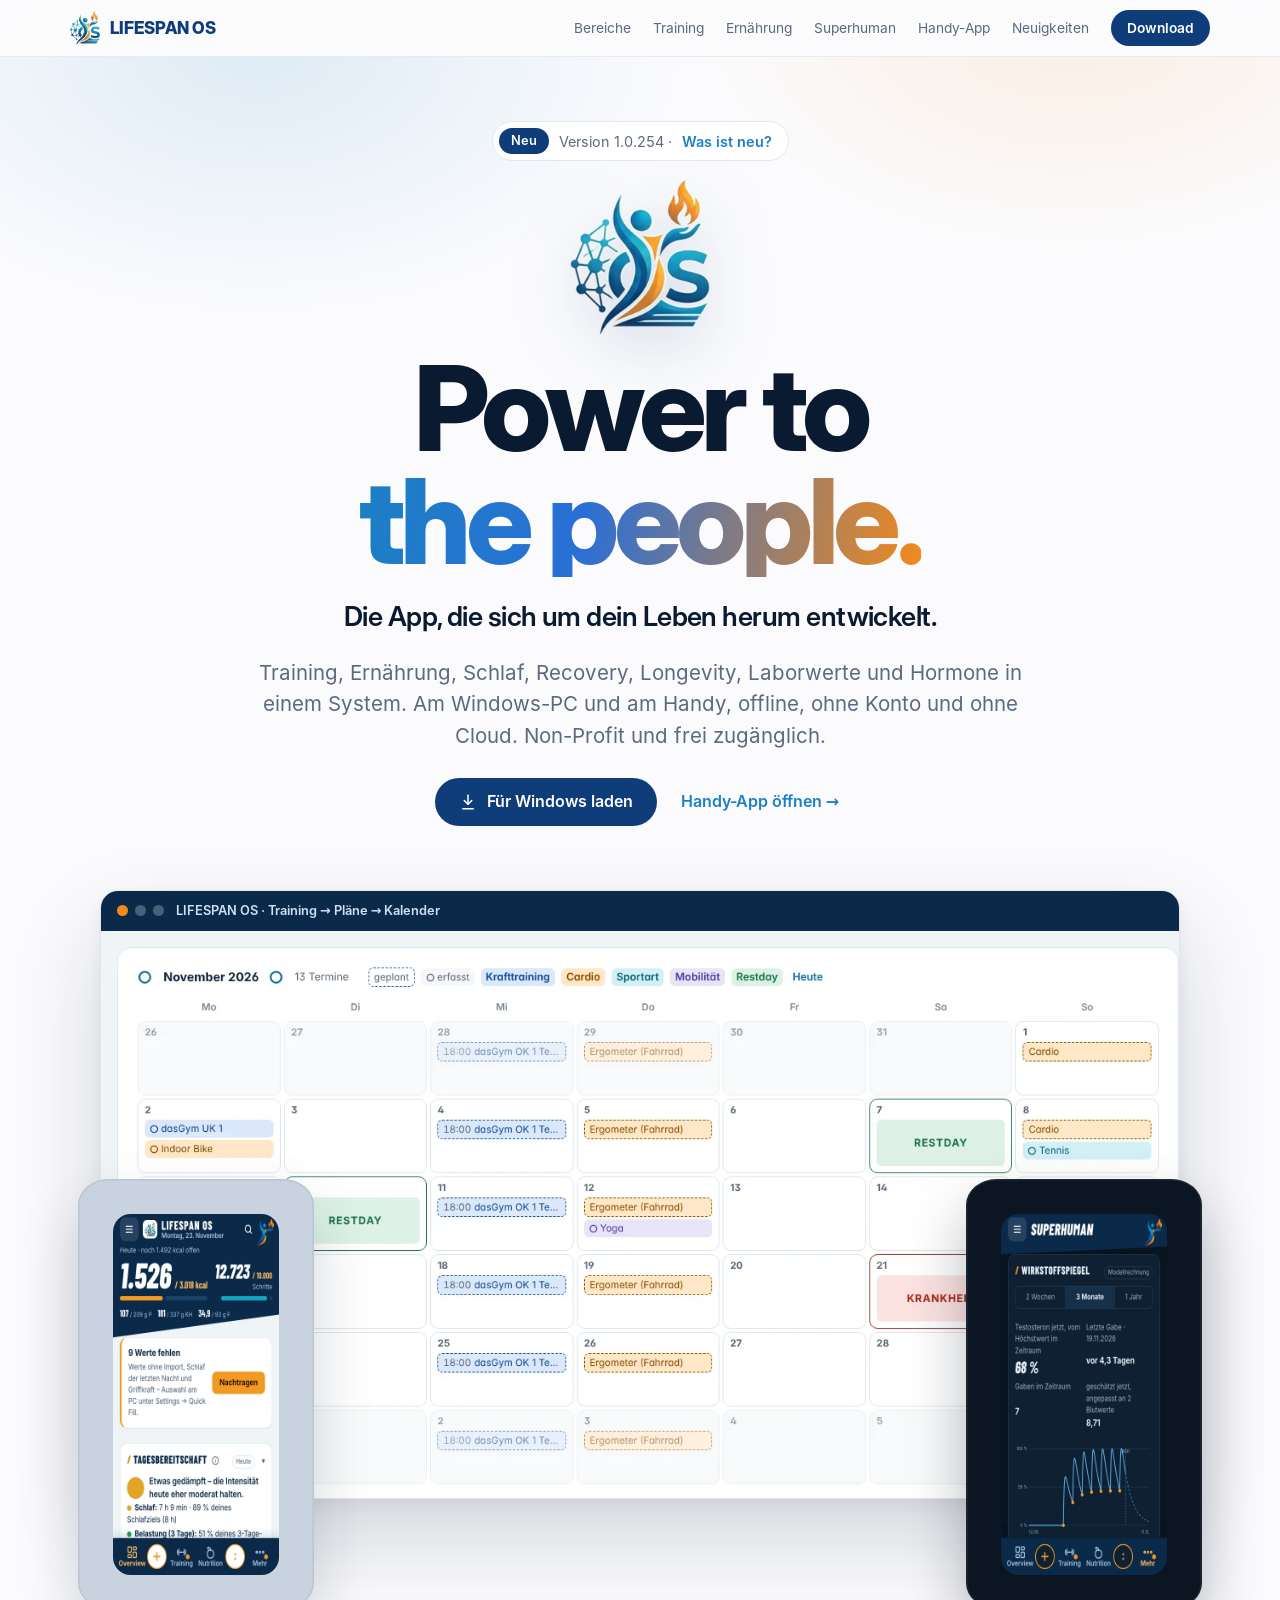
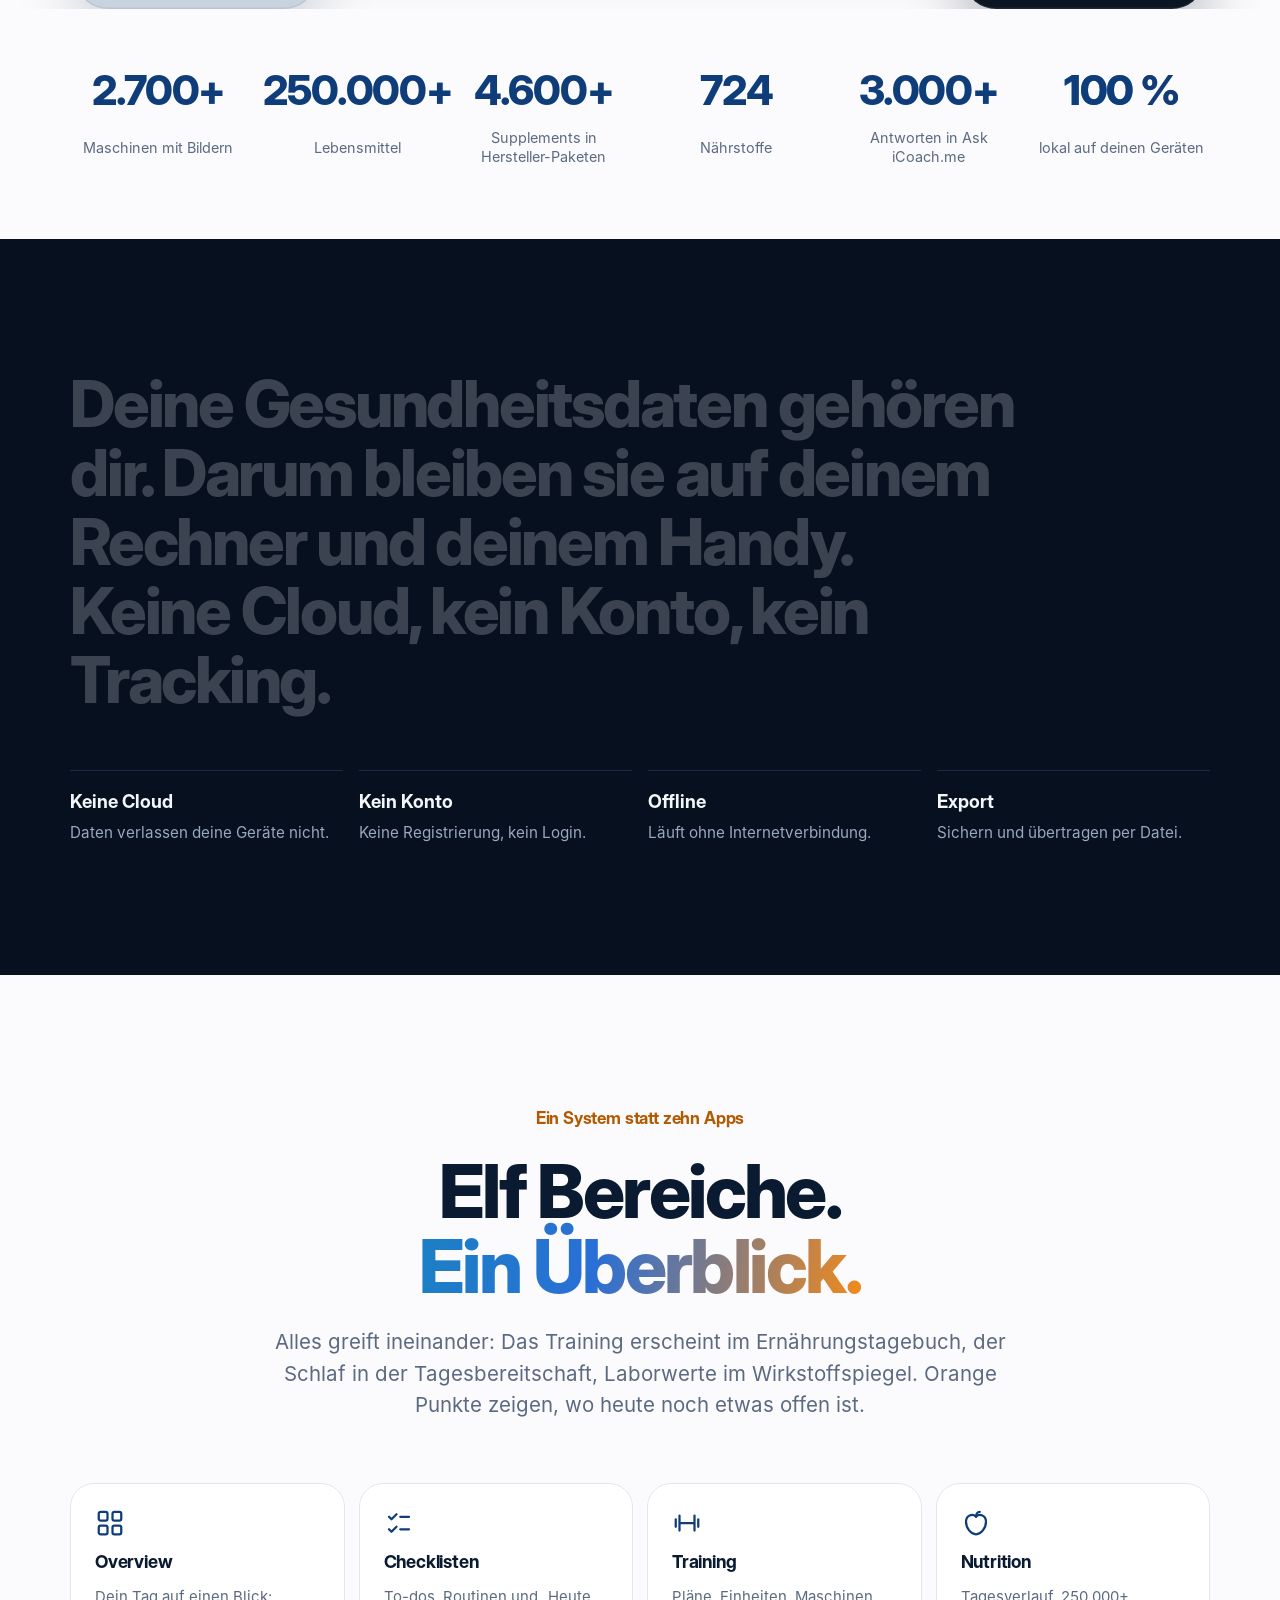
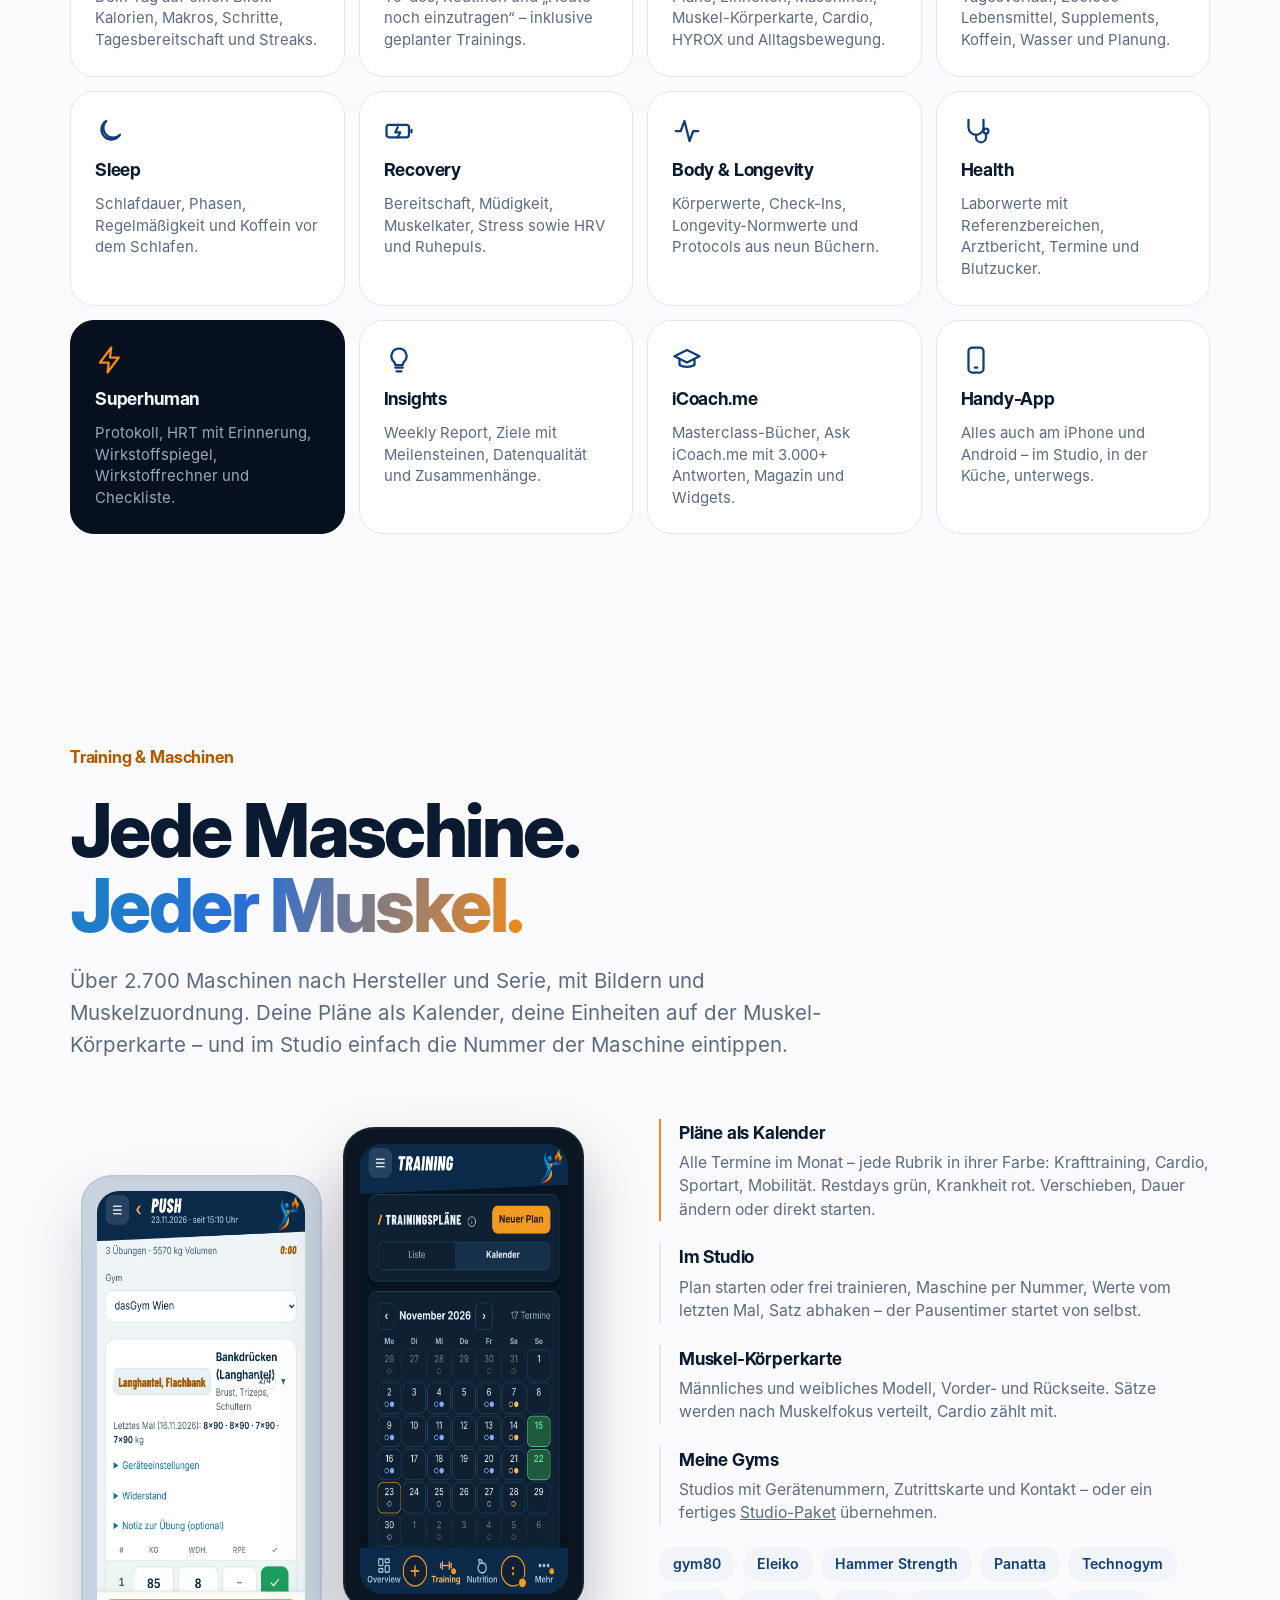
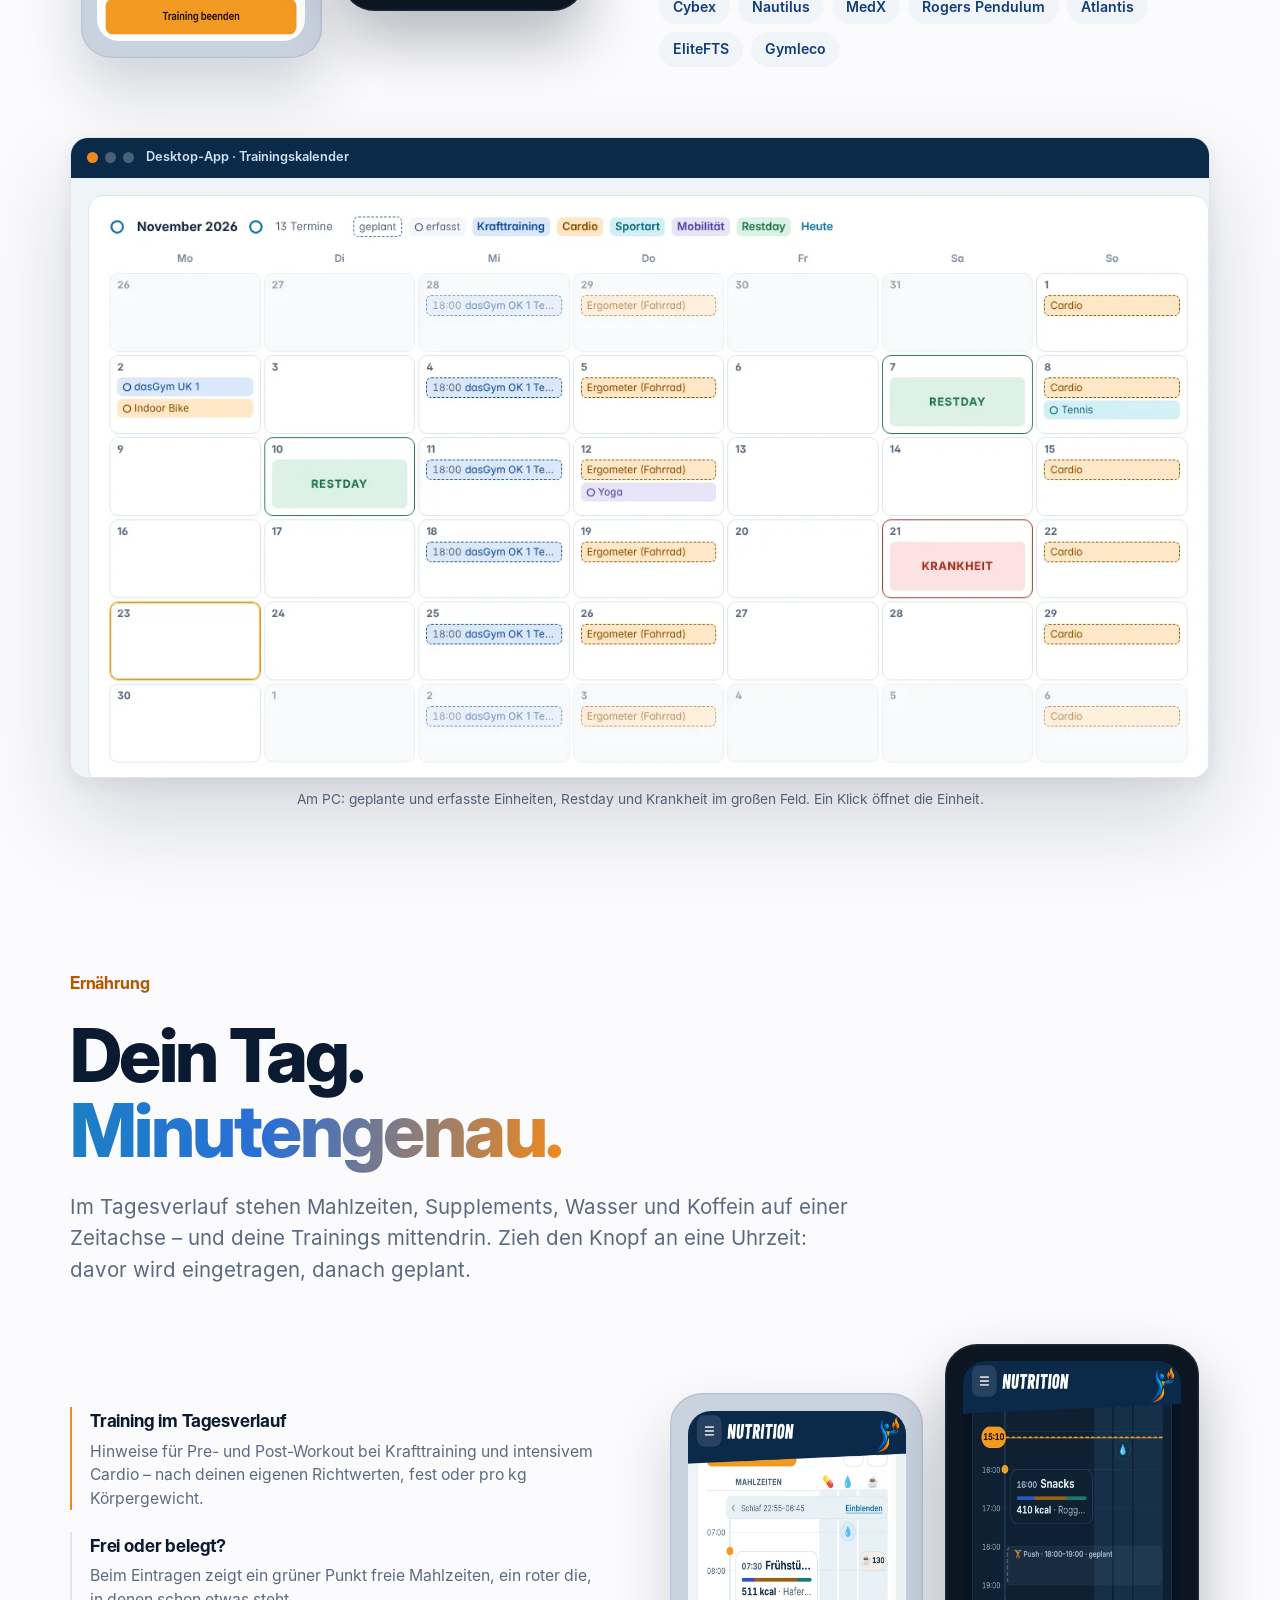
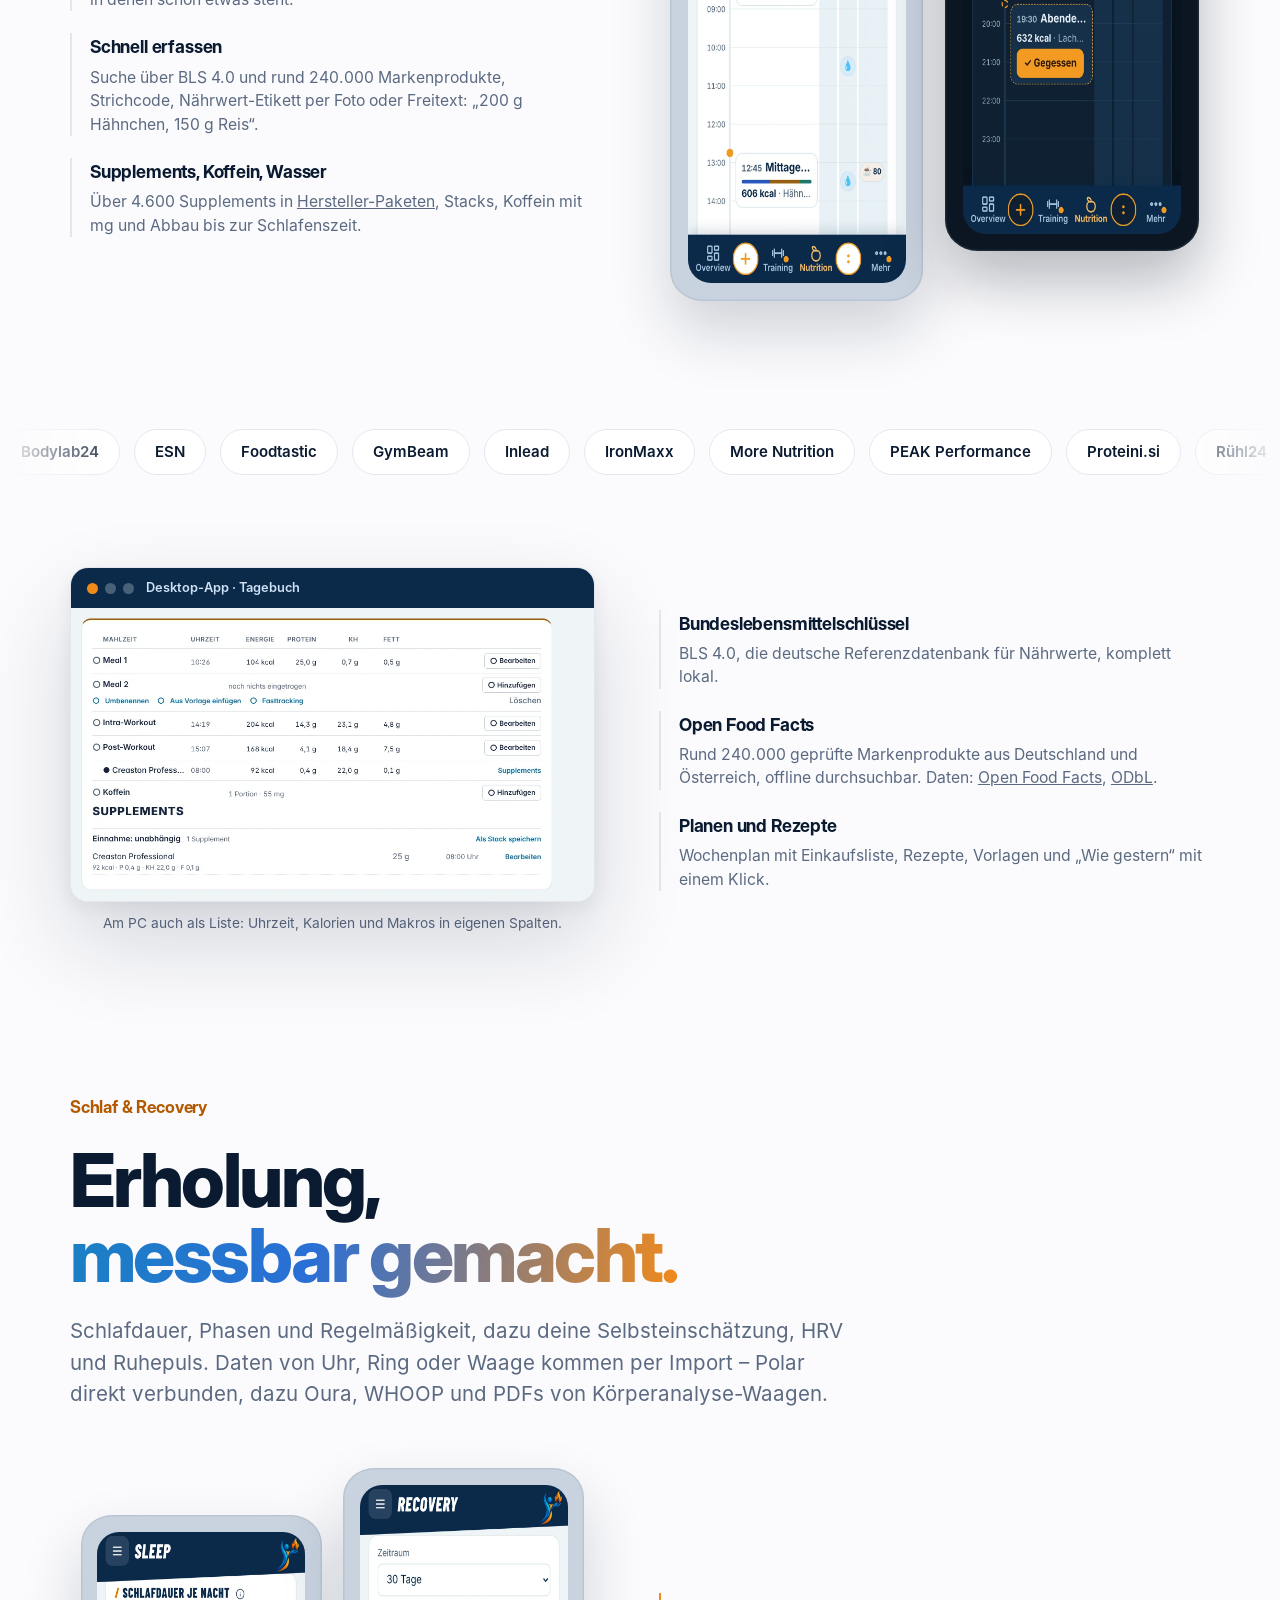
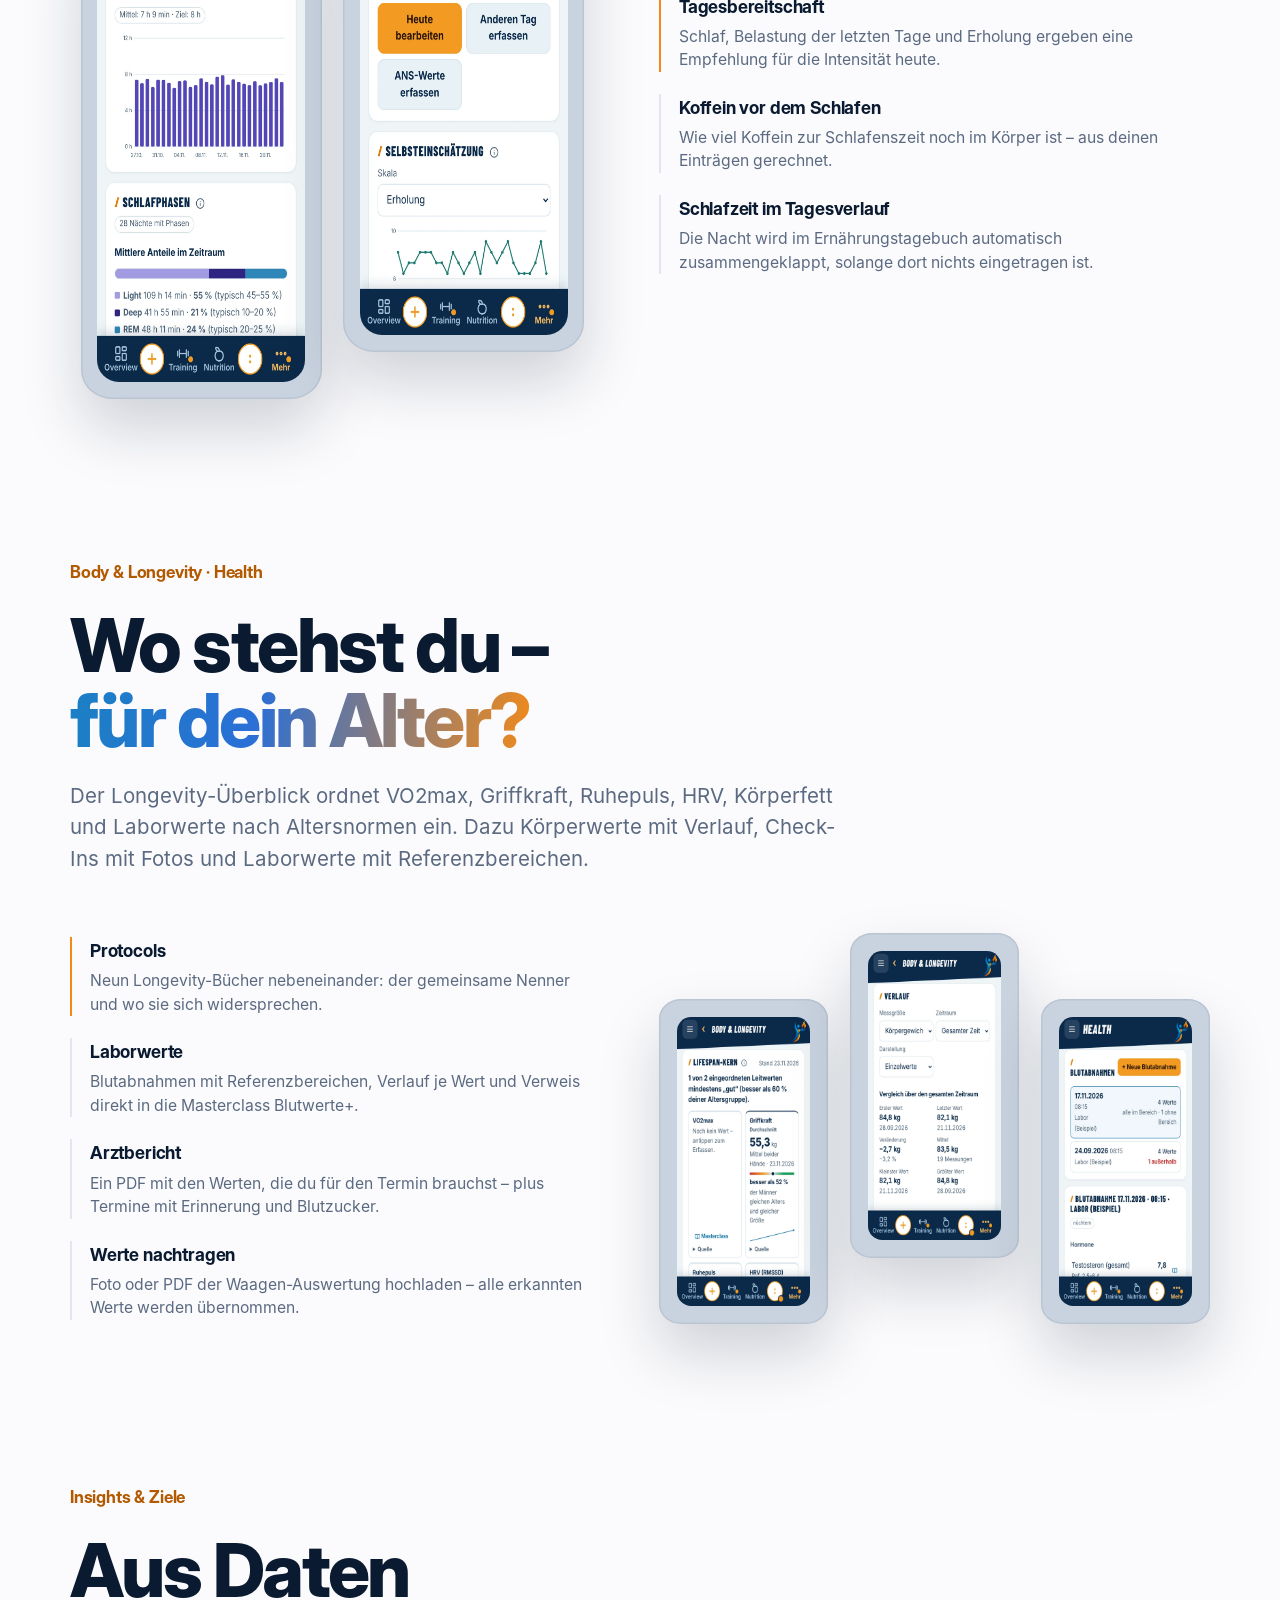
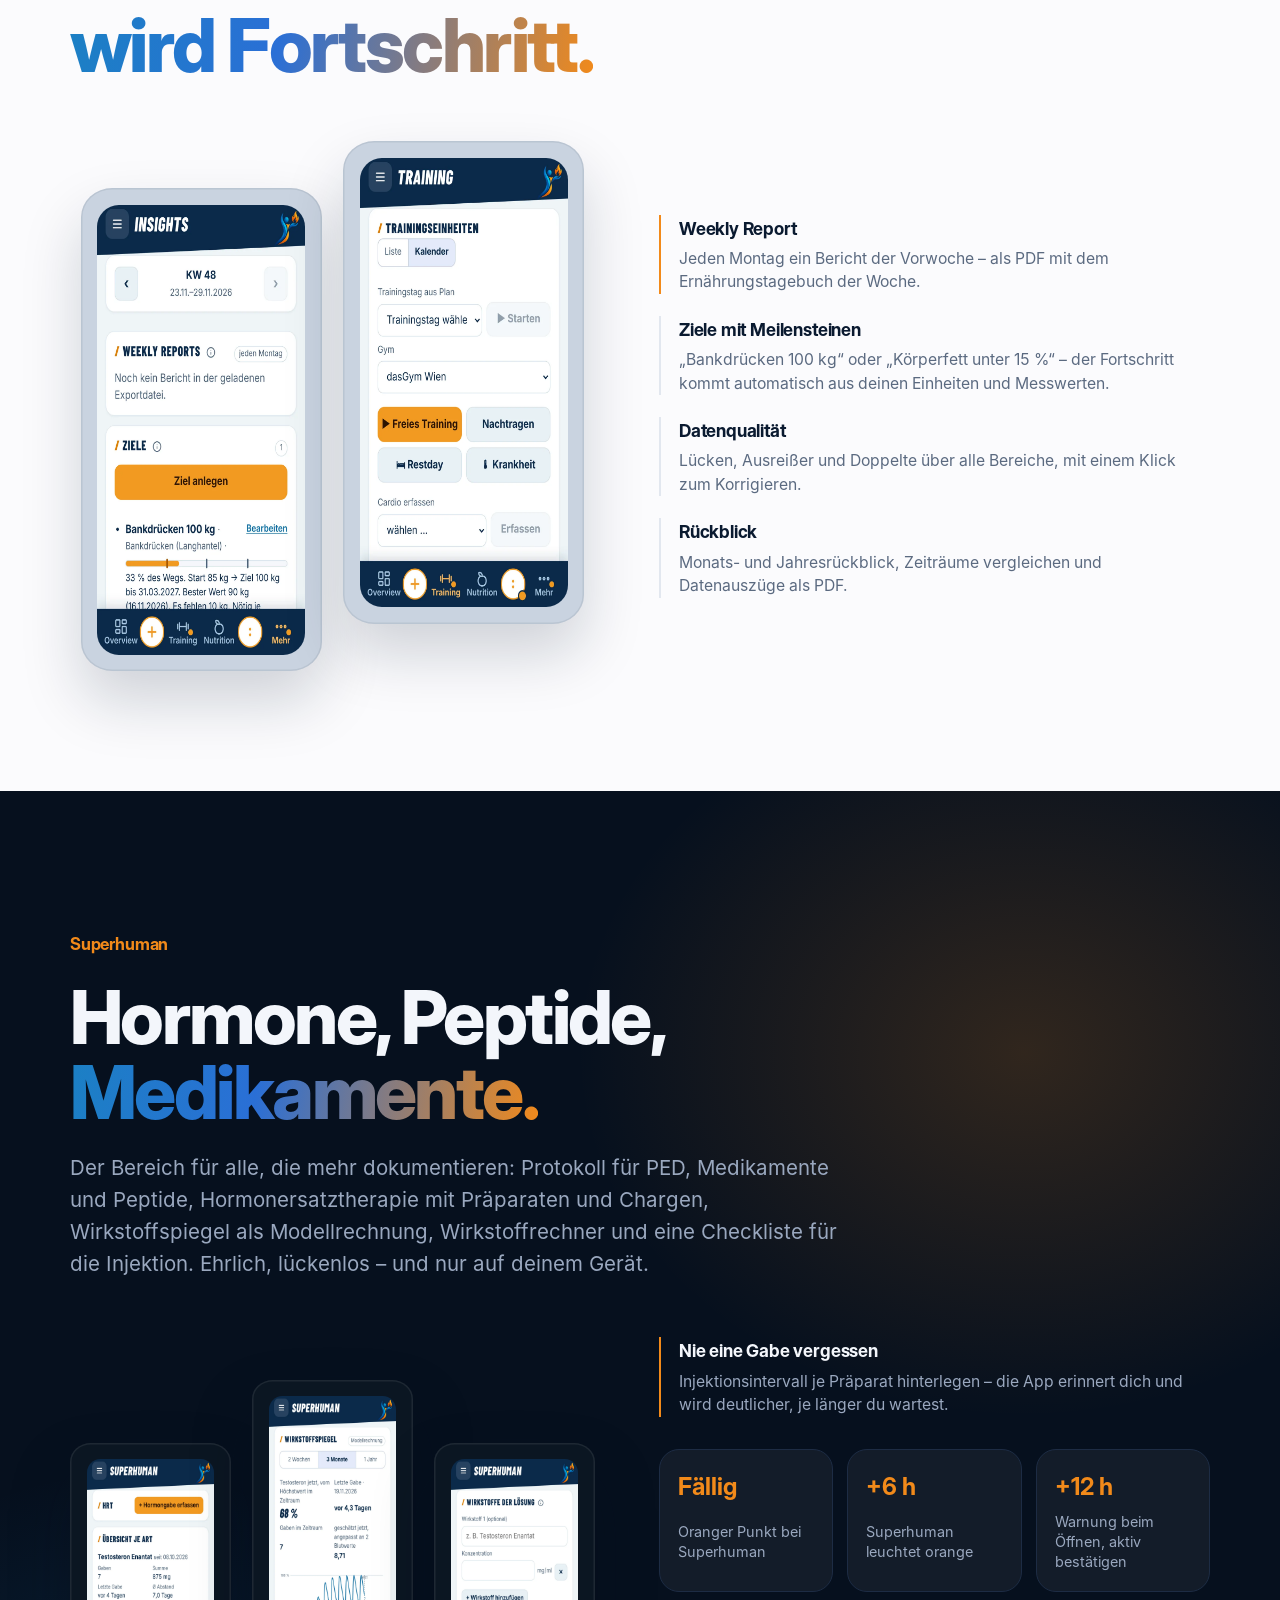
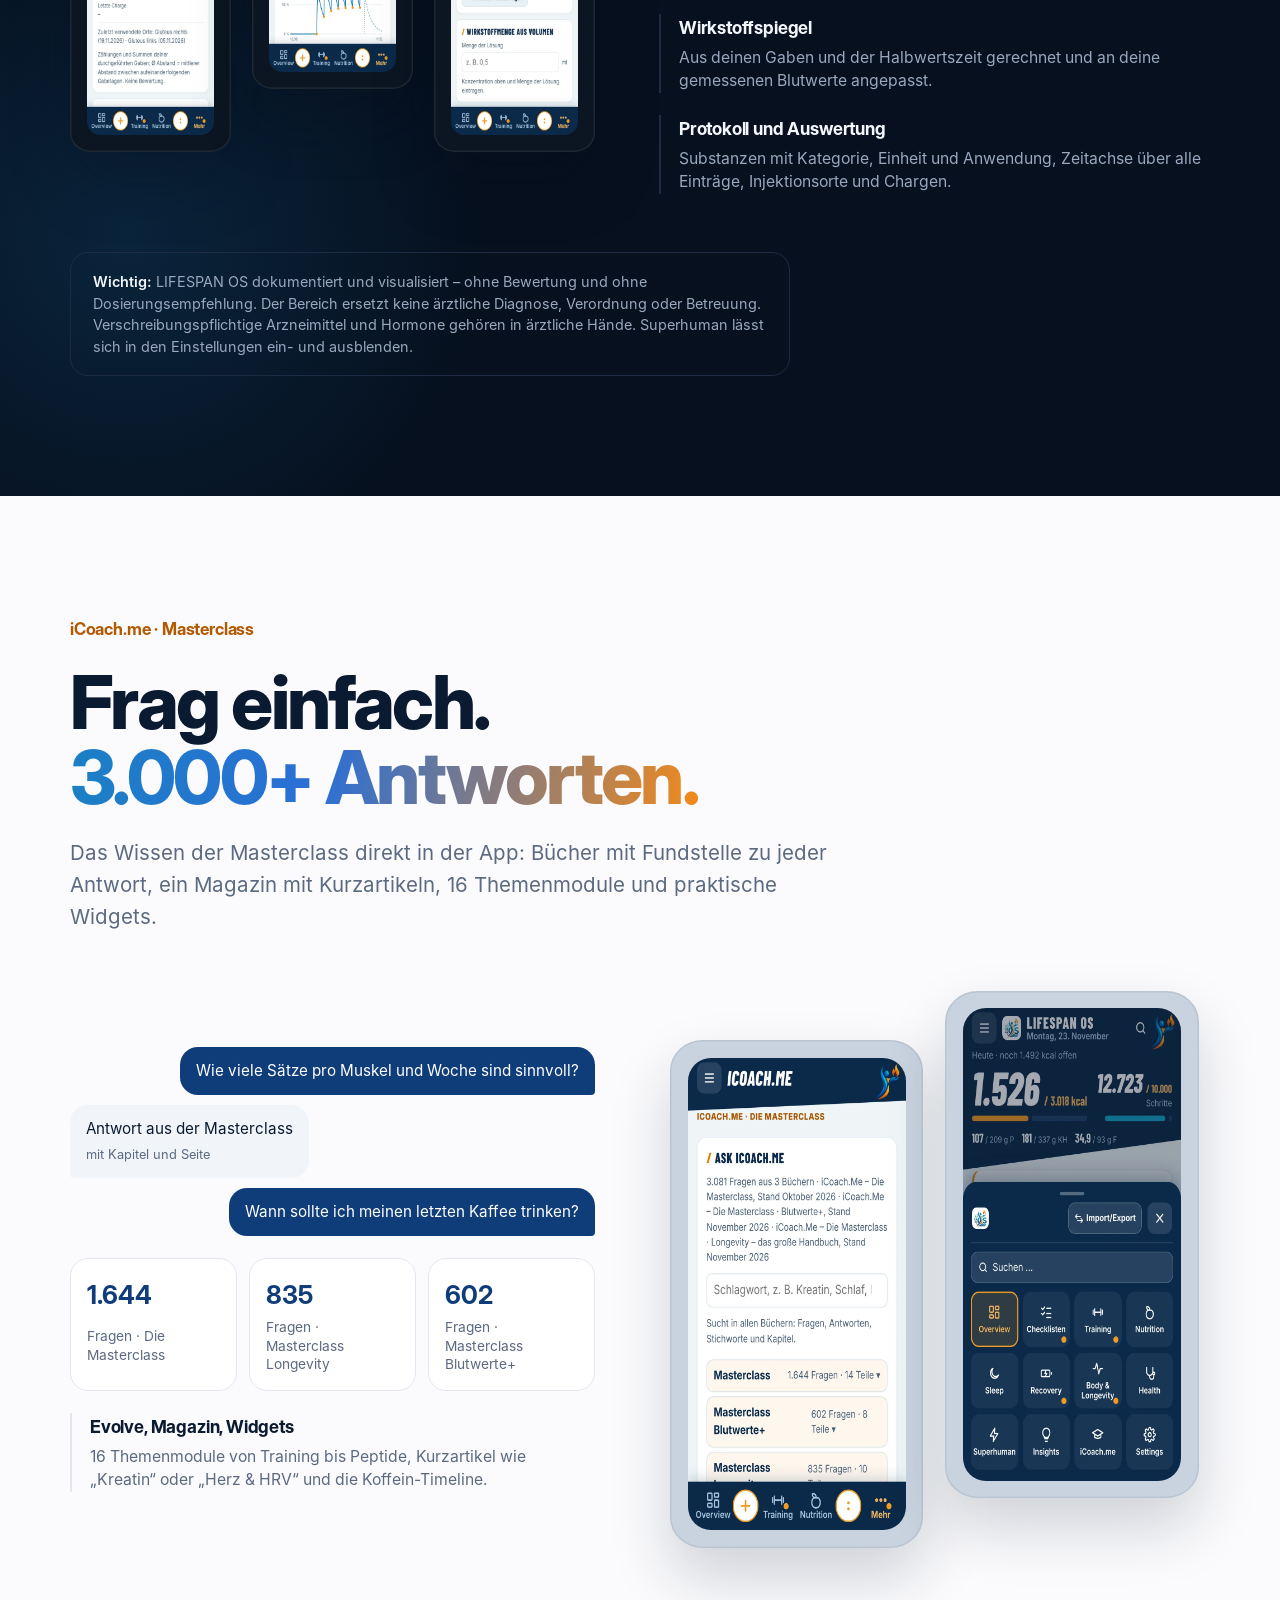
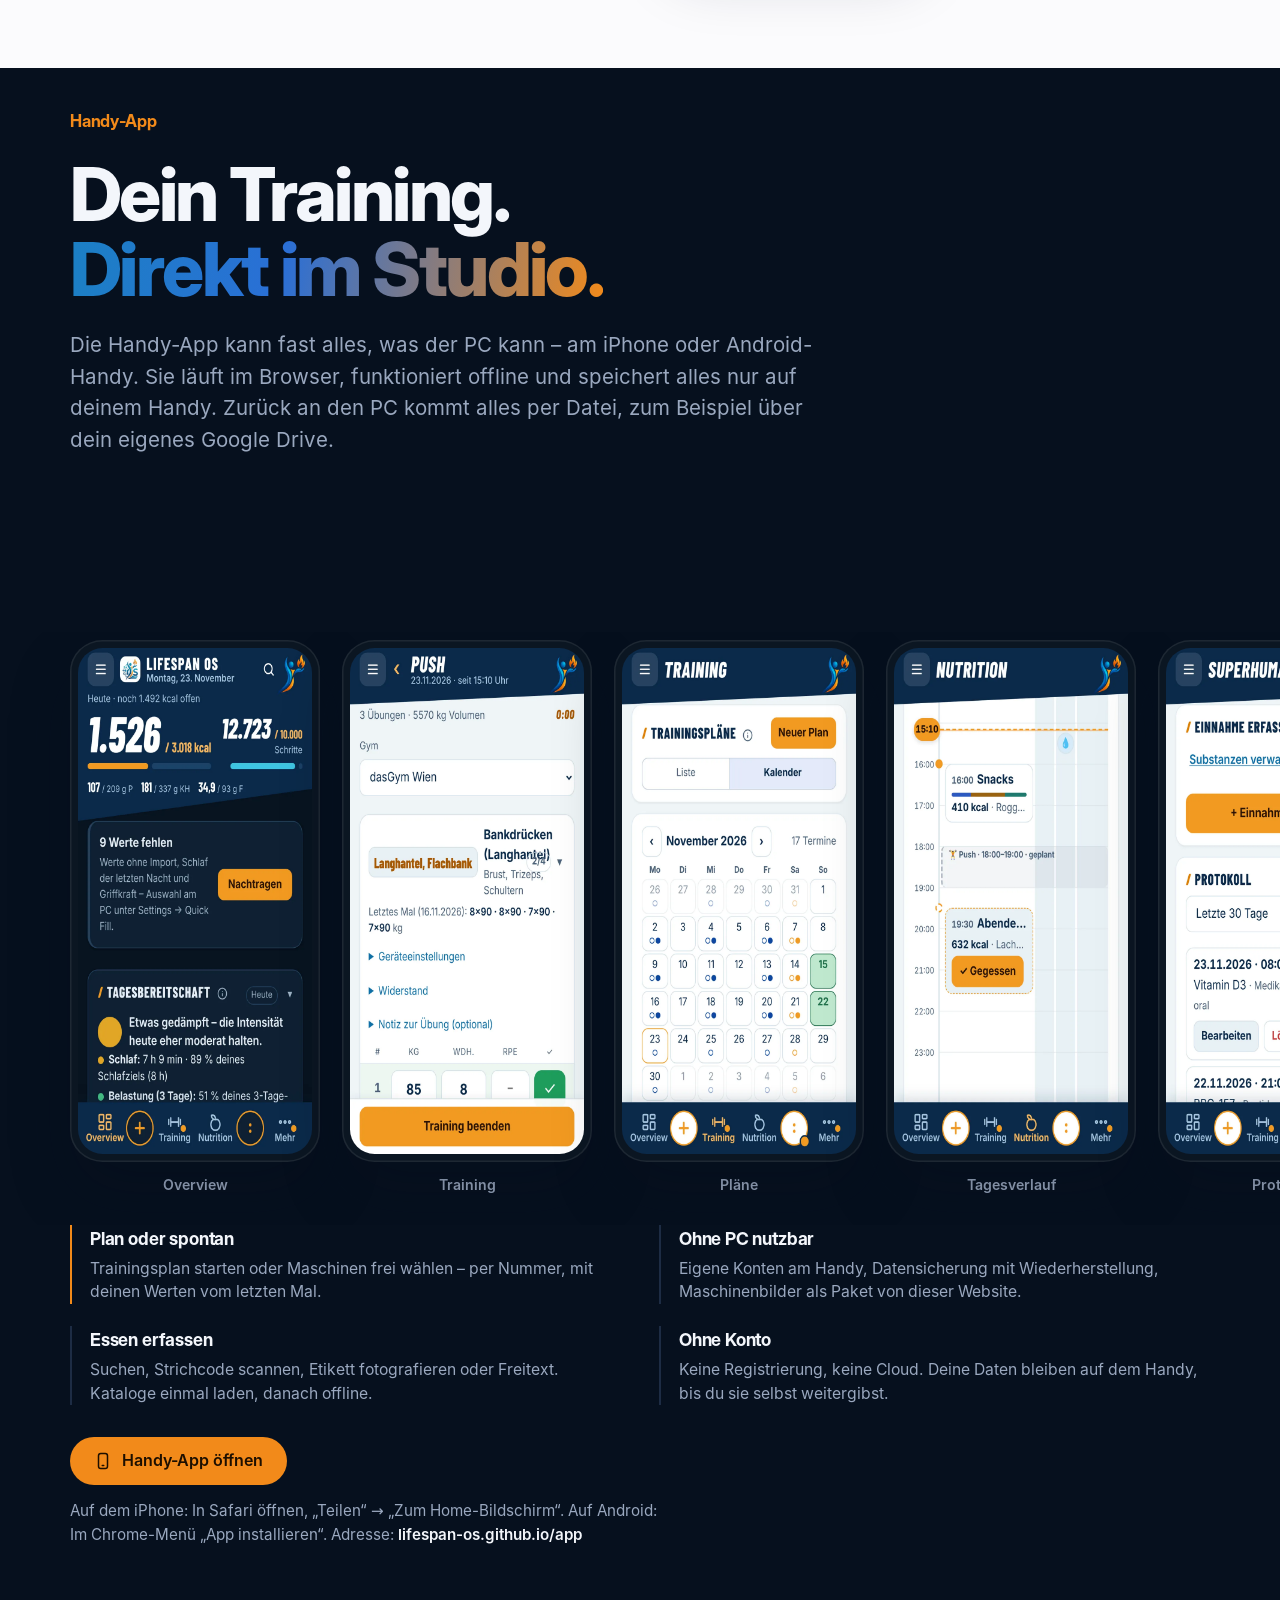
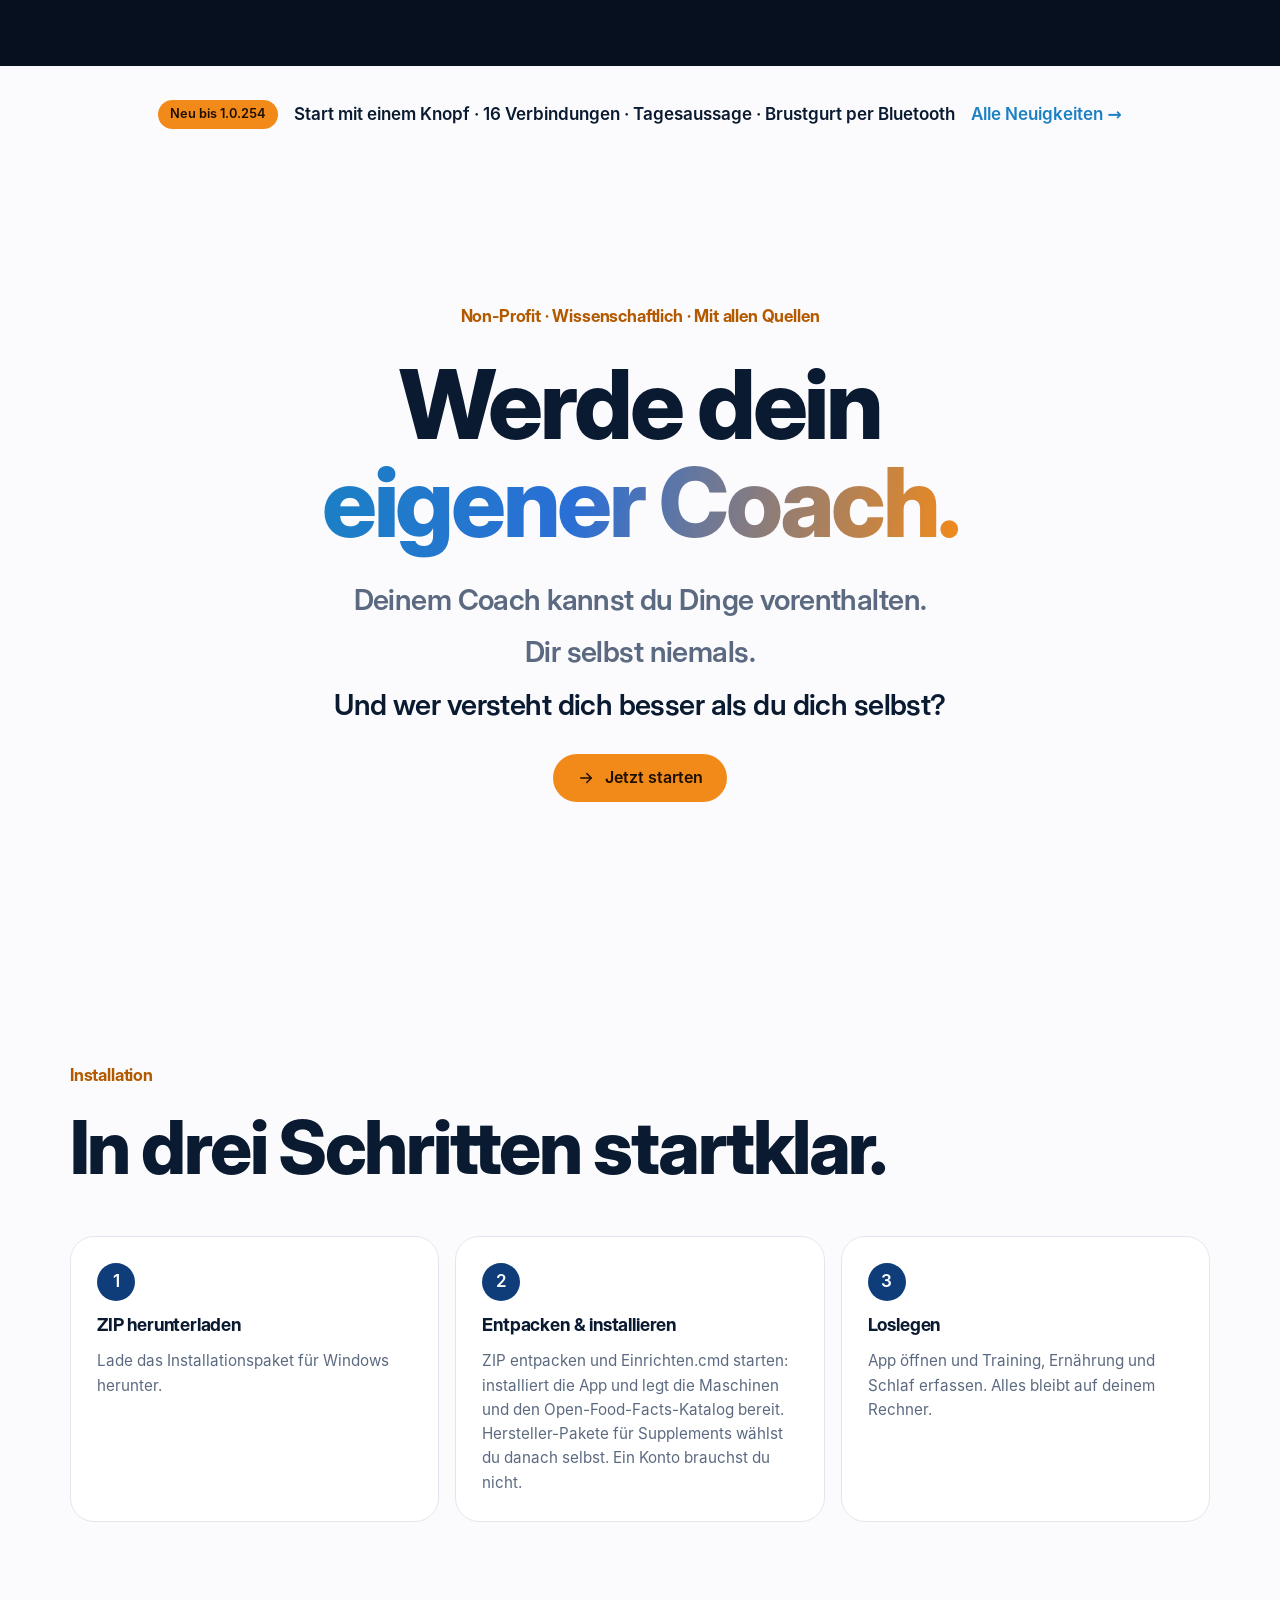
<file: index.html>
<!doctype html>
<html lang="de">
<head>
<meta charset="utf-8">
<meta name="viewport" content="width=device-width, initial-scale=1, viewport-fit=cover">
<meta name="description" content="LIFESPAN OS: Training, Ernährung, Schlaf, Recovery, Longevity, Laborwerte und Hormone in einer App – am PC und am Handy. Non-Profit, lokal, offline, ohne Konto und ohne Cloud.">
<link rel="icon" type="image/png" href="media/logo.png">
<title>LIFESPAN OS</title>
<link rel="canonical" href="https://lifespan-os.github.io/">
<meta property="og:type" content="website">
<meta property="og:site_name" content="LIFESPAN OS">
<meta property="og:locale" content="de_DE">
<meta property="og:url" content="https://lifespan-os.github.io/">
<meta property="og:title" content="LIFESPAN OS – Power to the people.">
<meta property="og:description" content="Training, Ernährung, Schlaf, Recovery, Longevity und Superhuman in einer App – am PC und am Handy. Lokal, offline, ohne Konto und ohne Cloud – Non-Profit.">
<meta property="og:image" content="https://lifespan-os.github.io/media/og-2026-11.jpg">
<meta property="og:image:width" content="1200">
<meta property="og:image:height" content="630">
<meta property="og:image:alt" content="LIFESPAN OS – Power to the people. PC-Kalender und Handy-App mit Beispieldaten.">
<meta name="twitter:card" content="summary_large_image">
<meta name="twitter:title" content="LIFESPAN OS – Power to the people.">
<meta name="twitter:description" content="Training, Ernährung, Schlaf, Recovery, Longevity und Superhuman in einer App. Lokal, offline, ohne Konto – Non-Profit.">
<meta name="twitter:image" content="https://lifespan-os.github.io/media/og-2026-11.jpg">
<style>
html,body{margin:0}img{max-width:100%}[hidden]{display:none!important}
/* Eingebettete Schriften (SIL Open Font License), keine Verbindung zu Google */
@font-face { font-family: "Inter"; font-weight: 400; font-style: normal; font-display: swap; src: url([data-uri]) format("woff"); }
@font-face { font-family: "Inter"; font-weight: 500; font-style: normal; font-display: swap; src: url([data-uri]) format("woff"); }
@font-face { font-family: "Inter"; font-weight: 600; font-style: normal; font-display: swap; src: url([data-uri]) format("woff"); }
@font-face { font-family: "Inter Display"; font-weight: 600; font-style: normal; font-display: swap; src: url([data-uri]) format("woff"); }
@font-face { font-family: "Inter Display"; font-weight: 700; font-style: normal; font-display: swap; src: url([data-uri]) format("woff"); }
@font-face { font-family: "Inter Display"; font-weight: 800; font-style: normal; font-display: swap; src: url([data-uri]) format("woff"); }
@font-face { font-family: "JetBrains Mono"; font-weight: 400; font-style: normal; font-display: swap; src: url([data-uri]) format("woff"); }
@font-face { font-family: "JetBrains Mono"; font-weight: 600; font-style: normal; font-display: swap; src: url([data-uri]) format("woff"); }
/* Layout: helle Apple-artige Bühne in den Logo-Farben (Navy, Blau, Orange), abwechselnd hell und tief-navy.
   Echte Ansichten aus der App mit Beispieldaten. Bewusst nur ein (helles) Theme mit dunklen Kapiteln. */
:root {
  --bg: #fbfbfd;
  --surface: #ffffff;
  --surface-2: #f1f4f9;
  --line: #e2e7ef;
  --fg: #0a1a30;
  --muted: #5b6a80;
  --navy: #0f3d7a;
  --blue: #1b80c4;
  --orange: #f28a1a;
  --orange-text: #b35a00;
  --ink: #06101e;
  --ink-2: #0d1b2f;
  --ink-line: #1d2c44;
  --ink-fg: #f3f6fb;
  --ink-muted: #9aa8bf;
  --grad: linear-gradient(100deg, #1b80c4 0%, #2a6fd6 40%, #f28a1a 100%);
  --f-display: "Inter Display", "SF Pro Display", "Segoe UI", system-ui, sans-serif;
  --f-body: "Inter", "SF Pro Text", "Segoe UI", system-ui, sans-serif;
  --f-mono: "JetBrains Mono", ui-monospace, Consolas, monospace;
  --ease: cubic-bezier(.2,.75,.15,1);
  --wrap: 1180px;
  color-scheme: light;
}
*, *::before, *::after { box-sizing: border-box; }
html { scroll-behavior: smooth; }
body { background: var(--bg); color: var(--fg); font-family: var(--f-body); font-size: 17px; line-height: 1.6; -webkit-font-smoothing: antialiased; overflow-x: clip; }
body::before { content: ""; position: fixed; inset: 0 0 auto; height: env(safe-area-inset-top, 0px); z-index: 30; background: var(--bg); }
.wrap { max-width: var(--wrap); margin-inline: auto; padding-left: max(20px, env(safe-area-inset-left, 0px)); padding-right: max(20px, env(safe-area-inset-right, 0px)); }
a { color: inherit; }
:focus-visible { outline: 2px solid var(--blue); outline-offset: 3px; border-radius: 6px; }
h1, h2, h3 { margin: 0; text-wrap: balance; font-family: var(--f-display); }
p { margin: 0; }
h2 { font-size: clamp(2.3rem, 6vw, 4.6rem); font-weight: 800; line-height: 1.02; letter-spacing: -0.035em; }
h3 { font-size: 1.12rem; font-weight: 700; letter-spacing: -0.01em; }
.eyebrow { font-family: var(--f-display); font-weight: 700; font-size: 1.05rem; letter-spacing: -0.01em; color: var(--orange-text); }
.dark .eyebrow { color: var(--orange); }
.lead { color: var(--muted); font-size: clamp(1.06rem, 1.6vw, 1.28rem); line-height: 1.55; max-width: 60ch; }
.grad-text { background: var(--grad); -webkit-background-clip: text; background-clip: text; color: transparent; }
.center { text-align: center; }
.center .lead { margin-inline: auto; }

/* Header */
header.site { position: sticky; top: env(safe-area-inset-top, 0px); z-index: 20; background: rgba(251,251,253,.78); backdrop-filter: saturate(180%) blur(18px); -webkit-backdrop-filter: saturate(180%) blur(18px); border-bottom: 1px solid rgba(10,26,48,.07); }
header.site .wrap { display: flex; align-items: center; justify-content: space-between; gap: 16px; padding-block: 10px; }
.brand { display: flex; align-items: center; gap: 10px; text-decoration: none; }
.brand img { width: 30px; height: auto; }
.brand-name { font-family: var(--f-display); font-weight: 800; font-size: 1.05rem; color: var(--navy); }
nav.main { display: flex; align-items: center; gap: 22px; font-size: .86rem; }
nav.main a { text-decoration: none; color: var(--muted); transition: color .2s; }
nav.main a:hover { color: var(--fg); }
@media (max-width: 980px) { .hide-s { display: none; } }

/* Knöpfe */
.btn { display: inline-flex; align-items: center; gap: 10px; min-height: 48px; padding: 0 24px; border-radius: 999px; font-weight: 600; font-size: 1rem; text-decoration: none; transition: transform .25s var(--ease), box-shadow .25s, background .2s; cursor: pointer; border: 0; }
.btn svg { width: 18px; height: 18px; flex: none; }
.btn-primary { background: var(--navy); color: #fff; }
.btn-primary:hover { background: #0b3266; transform: translateY(-1px); box-shadow: 0 12px 28px rgba(15,61,122,.25); }
.btn-orange { background: var(--orange); color: #1d0f00; }
.btn-orange:hover { transform: translateY(-1px); box-shadow: 0 12px 28px rgba(242,138,26,.35); }
.btn-ghost-dark { background: rgba(255,255,255,.08); color: var(--ink-fg); border: 1px solid var(--ink-line); }
.btn-ghost-dark:hover { background: rgba(255,255,255,.14); }
.btn-link { color: var(--blue); padding: 0 6px; }
.btn-link:hover { text-decoration: underline; }
.btn-s { min-height: 36px; padding: 0 16px; font-size: .86rem; }
.btn-s.btn-primary { color: #fff; }

/* Hero */
.hero { position: relative; overflow: hidden; padding-top: 64px; }
.hero::before { content: ""; position: absolute; inset: -20% -10% auto; height: 760px; background: radial-gradient(40% 50% at 25% 40%, rgba(27,128,196,.13), transparent 70%), radial-gradient(35% 45% at 78% 35%, rgba(242,138,26,.12), transparent 70%); pointer-events: none; }
.hero .wrap { position: relative; display: grid; justify-items: center; text-align: center; gap: 18px; }
.np-pill { display: inline-flex; align-items: center; gap: 10px; padding: 6px 16px 6px 6px; border-radius: 999px; background: var(--surface); border: 1px solid var(--line); font-size: .9rem; color: var(--muted); }
.np-pill b { background: var(--navy); color: #fff; border-radius: 999px; padding: 3px 12px; font-size: .8rem; }
.np-pill a { color: var(--blue); text-decoration: none; font-weight: 600; }
.hero-logo { width: clamp(96px, 12vw, 140px); height: auto; filter: drop-shadow(0 18px 34px rgba(15,61,122,.18)); }
.hero h1 { font-size: clamp(3rem, 10vw, 7.4rem); font-weight: 800; line-height: .95; letter-spacing: -0.045em; }
.hero h1 .l2 { display: block; }
.tagline { font-family: var(--f-display); font-weight: 600; font-size: clamp(1.2rem, 2.4vw, 1.7rem); letter-spacing: -0.02em; }
.hero .lead { text-align: center; }
.hero-cta { display: flex; flex-wrap: wrap; justify-content: center; gap: 10px 18px; margin-top: 8px; }

/* Bühne: PC-Fenster mit zwei Handys */
.stage { position: relative; margin: 64px auto 0; max-width: 1080px; padding-bottom: 110px; }
.window { position: relative; border-radius: 18px; background: var(--surface); border: 1px solid var(--line); box-shadow: 0 40px 90px rgba(10,26,48,.16), 0 6px 18px rgba(10,26,48,.06); overflow: hidden; }
.window-bar { display: flex; align-items: center; gap: 12px; height: 40px; padding: 0 16px; background: #0b2a4a; color: #cfe0f5; font-size: .8rem; font-weight: 600; }
.window-bar .dots { display: flex; gap: 7px; }
.window-bar .dots i { width: 11px; height: 11px; border-radius: 50%; background: rgba(255,255,255,.25); }
.window-bar .dots i:first-child { background: #f28a1a; }
.window img { display: block; width: 100%; height: auto; }
.stage .p-left, .stage .p-right { position: absolute; bottom: 0; width: clamp(150px, 22%, 236px); }
.stage .p-left { left: -2%; }
.stage .p-right { right: -2%; }
@media (max-width: 640px) { .stage { padding-bottom: 60px; } .stage .p-left { left: 0; width: 38%; } .stage .p-right { right: 0; width: 38%; } }

/* Handy-Rahmen */
.phone { position: relative; border-radius: 13% / 6%; padding: 3.2%; background: #0b1622; box-shadow: 0 30px 60px rgba(6,16,30,.28), inset 0 0 0 1.5px rgba(255,255,255,.08); }
.phone img { display: block; width: 100%; height: auto; aspect-ratio: 390 / 844; border-radius: 10.5% / 4.9%; object-fit: cover; background: #eef2f7; }
.phone.light { background: #c9d3e0; box-shadow: 0 30px 60px rgba(10,26,48,.18), inset 0 0 0 1.5px rgba(10,26,48,.08); }

/* Zahlen */
.stats .wrap { display: grid; grid-template-columns: repeat(6, minmax(0, 1fr)); gap: 16px; padding-block: 48px 72px; }
.stat { text-align: center; display: grid; gap: 4px; }
.stat b { font-family: var(--f-display); font-size: clamp(1.7rem, 3.4vw, 2.6rem); font-weight: 800; letter-spacing: -0.03em; color: var(--navy); }
.stat span { color: var(--muted); font-size: .9rem; line-height: 1.35; }
@media (max-width: 900px) { .stats .wrap { grid-template-columns: repeat(3, minmax(0, 1fr)); row-gap: 28px; } }
@media (max-width: 520px) { .stats .wrap { grid-template-columns: repeat(2, minmax(0, 1fr)); } }

/* Dunkle Abschnitte */
.dark { background: var(--ink); color: var(--ink-fg); }
.dark .lead { color: var(--ink-muted); }
.statement .wrap { padding-block: 130px; display: grid; gap: 56px; }
.statement .big { font-family: var(--f-display); font-weight: 800; font-size: clamp(2rem, 5.2vw, 4rem); line-height: 1.08; letter-spacing: -0.035em; max-width: 22ch; }
.statement .w { opacity: .22; transition: opacity .5s; }
.statement .w.on { opacity: 1; }
.statement .w.hl.on { color: var(--orange); }
.privacy-grid { display: grid; grid-template-columns: repeat(4, minmax(0, 1fr)); gap: 16px; }
.privacy-grid div { border-top: 1px solid var(--ink-line); padding-top: 16px; display: grid; gap: 4px; }
.privacy-grid b { font-family: var(--f-display); font-size: 1.15rem; }
.privacy-grid span { color: var(--ink-muted); font-size: .95rem; }
@media (max-width: 760px) { .privacy-grid { grid-template-columns: repeat(2, minmax(0, 1fr)); } }

/* Bereiche */
.areas .wrap { padding-block: 130px 90px; display: grid; gap: 22px; }
.area-grid { margin-top: 40px; display: grid; grid-template-columns: repeat(4, minmax(0, 1fr)); gap: 14px; }
.area { display: grid; gap: 10px; align-content: start; padding: 24px; border-radius: 24px; background: var(--surface); border: 1px solid var(--line); text-decoration: none; transition: transform .35s var(--ease), box-shadow .35s; min-width: 0; }
.area:hover { transform: translateY(-4px); box-shadow: 0 18px 40px rgba(10,26,48,.08); }
.area svg { width: 30px; height: 30px; color: var(--navy); }
.area p { color: var(--muted); font-size: .93rem; line-height: 1.45; }
.area.hot { background: var(--ink); border-color: var(--ink); color: var(--ink-fg); }
.area.hot svg { color: var(--orange); }
.area.hot p { color: var(--ink-muted); }
@media (max-width: 980px) { .area-grid { grid-template-columns: repeat(2, minmax(0, 1fr)); } }
@media (max-width: 480px) { .area-grid { grid-template-columns: 1fr; } }

/* Kapitel */
.chapter .wrap { padding-block: 120px; display: grid; gap: 22px; }
.chapter + .chapter .wrap { padding-top: 40px; }
.split { display: grid; grid-template-columns: minmax(0, 1fr) minmax(0, 1.05fr); gap: 64px; align-items: center; margin-top: 36px; }
.split.rev > :first-child { order: 2; }
@media (max-width: 900px) { .split { grid-template-columns: 1fr; gap: 40px; } .split.rev > :first-child { order: 0; } }
.feat { display: grid; gap: 22px; }
.feat > div.plain { padding-left: 0; border-left: 0; }
.feat > div { display: grid; gap: 4px; padding-left: 18px; border-left: 2px solid var(--line); }
.feat > div.k { border-left-color: var(--orange); }
.feat h3 { font-size: 1.1rem; }
.feat p { color: var(--muted); font-size: .98rem; line-height: 1.5; }
.dark .feat > div { border-left-color: var(--ink-line); }
.dark .feat > div.k { border-left-color: var(--orange); }
.dark .feat p { color: var(--ink-muted); }
.phones { display: flex; justify-content: center; align-items: flex-end; gap: 4%; }
.phones .phone { width: 46%; max-width: 280px; }
.phones .phone:nth-child(2) { margin-bottom: 9%; }
.phones.three .phone { width: 31%; }
.phones.three .phone:nth-child(2) { margin-bottom: 12%; }
.shot-pc { display: grid; gap: 10px; }
.shot-pc .window img { aspect-ratio: auto; }
.cap { color: var(--muted); font-size: .86rem; text-align: center; }
.dark .cap { color: var(--ink-muted); }
.chips { display: flex; flex-wrap: wrap; gap: 8px; }
.chips span { padding: 6px 14px; border-radius: 999px; background: var(--surface-2); font-size: .88rem; font-weight: 600; color: var(--navy); }
.dark .chips span { background: rgba(255,255,255,.07); color: var(--ink-fg); }

/* Galerie mit Wischen */
.gallery { margin-top: 56px; display: grid; grid-auto-flow: column; grid-auto-columns: clamp(190px, 22vw, 250px); gap: 22px; overflow-x: auto; scroll-snap-type: x mandatory; padding: 8px max(20px, calc((100vw - var(--wrap)) / 2 + 20px)) 28px; scrollbar-width: thin; }
.gallery figure { margin: 0; scroll-snap-align: center; display: grid; gap: 12px; }
.gallery figcaption { text-align: center; font-size: .88rem; color: var(--muted); font-weight: 600; }
.dark .gallery figcaption { color: var(--ink-muted); }

/* Hersteller-Laufband */
.marquee { overflow: hidden; mask-image: linear-gradient(90deg, transparent, #000 10%, #000 90%, transparent); margin-top: 8px; }
.marquee-track { display: flex; gap: 14px; width: max-content; animation: marq 46s linear infinite; }
.marquee-track span { padding: 10px 20px; border-radius: 999px; background: var(--surface); border: 1px solid var(--line); font-weight: 600; font-size: .94rem; white-space: nowrap; }
.marquee-track .more a { color: var(--blue); text-decoration: none; }
@keyframes marq { to { transform: translateX(-50%); } }

/* Superhuman */
.superhuman { position: relative; overflow: hidden; }
.superhuman::before { content: ""; position: absolute; inset: 0; background: radial-gradient(50% 40% at 80% 20%, rgba(242,138,26,.18), transparent 70%), radial-gradient(40% 40% at 10% 80%, rgba(27,128,196,.18), transparent 70%); pointer-events: none; }
.superhuman .wrap { position: relative; padding-block: 140px 120px; display: grid; gap: 22px; }
.steps3 { display: grid; grid-template-columns: repeat(3, minmax(0, 1fr)); gap: 14px; margin-top: 10px; }
.steps3 div { border-radius: 20px; padding: 18px; background: rgba(255,255,255,.05); border: 1px solid var(--ink-line); display: grid; gap: 6px; }
.steps3 b { font-family: var(--f-display); font-size: 1.5rem; color: var(--orange); }
.steps3 span { color: var(--ink-muted); font-size: .9rem; line-height: 1.4; }
@media (max-width: 560px) { .steps3 { grid-template-columns: 1fr; } }
.disclaimer { margin-top: 36px; padding: 18px 22px; border-radius: 18px; border: 1px solid var(--ink-line); color: var(--ink-muted); font-size: .9rem; line-height: 1.5; max-width: 80ch; }
.disclaimer b { color: var(--ink-fg); }

/* iCoach */
.qa { display: grid; gap: 10px; }
.qa .q { justify-self: end; max-width: 85%; padding: 12px 16px; border-radius: 18px 18px 4px 18px; background: var(--navy); color: #fff; font-size: .95rem; }
.qa .a { justify-self: start; max-width: 90%; padding: 12px 16px; border-radius: 18px 18px 18px 4px; background: var(--surface-2); font-size: .95rem; color: var(--fg); }
.qa .a small { display: block; color: var(--muted); font-size: .8rem; margin-top: 4px; }
.books { display: grid; grid-template-columns: repeat(3, minmax(0, 1fr)); gap: 12px; }
.books div { border-radius: 18px; padding: 16px; background: var(--surface); border: 1px solid var(--line); display: grid; gap: 2px; }
.books b { font-family: var(--f-display); font-size: 1.6rem; color: var(--navy); }
.books span { color: var(--muted); font-size: .86rem; line-height: 1.35; }

/* Neu */
.newbar .wrap { padding-block: 34px; }
.newbar a { display: flex; flex-wrap: wrap; align-items: center; justify-content: center; gap: 10px 16px; text-decoration: none; font-weight: 600; }
.newbar .tag { background: var(--orange); color: #1d0f00; padding: 4px 12px; border-radius: 999px; font-size: .8rem; }
.newbar .arrow { color: var(--blue); }

/* Coach */
.coach .wrap { padding-block: 140px; display: grid; justify-items: center; text-align: center; gap: 26px; }
.coach h2 { font-size: clamp(2.8rem, 8vw, 6rem); }
.lines { display: grid; gap: 6px; font-family: var(--f-display); font-size: clamp(1.2rem, 2.6vw, 1.8rem); font-weight: 600; letter-spacing: -0.02em; color: var(--muted); }
.lines span:last-child { color: var(--fg); }

/* Installation */
.steps { display: grid; grid-template-columns: repeat(3, minmax(0, 1fr)); gap: 16px; margin-top: 28px; }
.step { border-radius: 24px; padding: 26px; background: var(--surface); border: 1px solid var(--line); display: grid; gap: 10px; align-content: start; }
.step .n { width: 38px; height: 38px; border-radius: 50%; display: grid; place-items: center; background: var(--navy); color: #fff; font-weight: 700; }
.step p { color: var(--muted); font-size: .95rem; }
@media (max-width: 820px) { .steps { grid-template-columns: 1fr; } }

/* Download */
.dl { background: var(--ink); color: var(--ink-fg); position: relative; overflow: hidden; }
.dl::before { content: ""; position: absolute; inset: auto -10% -60% -10%; height: 120%; background: radial-gradient(40% 50% at 30% 50%, rgba(27,128,196,.35), transparent 70%), radial-gradient(35% 45% at 70% 50%, rgba(242,138,26,.28), transparent 70%); pointer-events: none; }
.dl .wrap { position: relative; padding-block: 120px; display: grid; justify-items: center; text-align: center; gap: 22px; }
.dl h2 { font-size: clamp(2.6rem, 8vw, 5.6rem); }
.dl .lead { color: var(--ink-muted); text-align: center; }
.spec { display: flex; flex-wrap: wrap; justify-content: center; gap: 10px; margin-top: 6px; }
.spec span { border: 1px solid var(--ink-line); border-radius: 99px; padding: 6px 14px; font-size: .86rem; color: var(--ink-muted); }
.spec span b { color: var(--ink-fg); font-weight: 600; }
.dl-sub { color: var(--ink-muted); font-size: .86rem; margin-top: -8px; }
.dl-choice { display: grid; grid-template-columns: repeat(2, minmax(0, 1fr)); gap: 16px; width: 100%; max-width: 860px; text-align: left; }
@media (max-width: 720px) { .dl-choice { grid-template-columns: 1fr; } }
.dl-card { border: 1px solid var(--ink-line); border-radius: 22px; padding: 24px; display: grid; gap: 10px; align-content: start; background: rgba(255,255,255,.03); min-width: 0; }
.dl-card h3 { margin: 0; color: var(--ink-fg); }
.dl-card p { margin: 0; color: var(--ink-muted); font-size: .94rem; }
.dl-card p b { color: var(--ink-fg); }
.dl-card .btn { justify-self: start; margin-top: 4px; }
.dl-k { font-size: .78rem !important; font-weight: 700; letter-spacing: .1em; text-transform: uppercase; color: var(--orange) !important; }
.dl-note { font-size: .84rem !important; }
.dl-sha { width: 100%; max-width: 860px; text-align: left; color: var(--ink-muted); font-size: .86rem; }
.dl-sha summary { cursor: pointer; color: var(--ink-fg); }
.dl-sha dl { display: grid; grid-template-columns: auto minmax(0, 1fr); gap: 6px 14px; margin: 10px 0; }
.dl-sha dt { color: var(--ink-fg); }
.dl-sha dd { margin: 0; min-width: 0; }
.dl-sha code { overflow-wrap: anywhere; font-size: .8rem; font-family: var(--f-mono); }
.dl-sub a, .dl-sha a { color: inherit; }

/* Impressum und Datenschutz */
.imprint .wrap { padding-block: 72px; display: grid; grid-template-columns: 1fr 2fr; gap: 32px; border-bottom: 1px solid var(--line); }
.imprint h2 { font-size: 1.5rem; letter-spacing: -0.02em; }
.imprint dl { margin: 0; display: grid; grid-template-columns: max-content 1fr; gap: 10px 28px; font-size: .95rem; }
.imprint dt { color: var(--muted); }
.imprint dd { margin: 0; }
@media (max-width: 720px) { .imprint .wrap { grid-template-columns: 1fr; } .imprint dl { grid-template-columns: 1fr; gap: 2px; } .imprint dd { margin-bottom: 10px; } }
.stand { color: var(--muted); font-size: .9rem; margin-top: 6px; }
.legal { display: grid; gap: 10px; max-width: 68ch; min-width: 0; }
.legal h3 { font-size: 1rem; margin-top: 14px; }
.legal h3:first-child { margin-top: 0; }
.legal p { color: var(--muted); font-size: .94rem; overflow-wrap: anywhere; }
.copy { margin-left: 8px; font: inherit; font-size: .82rem; padding: 2px 10px; border-radius: 999px; border: 1px solid var(--line); background: var(--surface); cursor: pointer; }
footer { border-top: 1px solid var(--line); }
footer .wrap { padding-block: 26px 40px; display: flex; flex-wrap: wrap; justify-content: space-between; gap: 10px 24px; font-size: .84rem; color: var(--muted); }
footer .links { display: flex; gap: 18px; }
footer a { color: inherit; }

/* Bewegung: Einblenden beim Scrollen (IntersectionObserver), Parallaxe der Handys im Hero.
   Ohne JavaScript oder mit reduzierter Bewegung ist alles sofort sichtbar. */
.js .reveal { opacity: 0; transform: translateY(46px) scale(.985); transition: opacity .9s var(--ease), transform 1.1s var(--ease); transition-delay: var(--d, 0s); }
.js .reveal.in { opacity: 1; transform: none; }
.js .hero .in-hero { opacity: 0; transform: translateY(26px); animation: heroIn 1.1s var(--ease) forwards; animation-delay: var(--d, 0s); }
@keyframes heroIn { to { opacity: 1; transform: none; } }
.js .stage .window { animation: heroIn 1.4s var(--ease) .35s both; }
.js .stage .p-left { animation: phoneL 1.5s var(--ease) .55s both; }
.js .stage .p-right { animation: phoneR 1.5s var(--ease) .65s both; }
@keyframes phoneL { from { opacity: 0; transform: translate(-40px, 60px) rotate(-6deg); } to { opacity: 1; transform: translateY(var(--py, 0px)); } }
@keyframes phoneR { from { opacity: 0; transform: translate(40px, 60px) rotate(6deg); } to { opacity: 1; transform: translateY(var(--py, 0px)); } }
.stage .p-left, .stage .p-right { transform: translateY(var(--py, 0px)); will-change: transform; }
@media (prefers-reduced-motion: reduce) {
  html { scroll-behavior: auto; }
  .js .reveal, .js .hero .in-hero { opacity: 1; transform: none; transition: none; animation: none; }
  .js .stage .window, .js .stage .p-left, .js .stage .p-right { animation: none; }
  .marquee-track { animation: none; }
  .statement .w { opacity: 1; }
}

</style>
</head>
<body>
<header class="site">
  <div class="wrap">
    <a class="brand" href="#top" aria-label="LIFESPAN OS, zum Seitenanfang">
      <img src="media/logo.png" alt="" width="30" height="33">
      <span class="brand-name">LIFESPAN OS</span>
    </a>
    <nav class="main" aria-label="Hauptnavigation">
      <a class="hide-s" href="#bereiche">Bereiche</a>
      <a class="hide-s" href="#training">Training</a>
      <a class="hide-s" href="#ernaehrung">Ernährung</a>
      <a class="hide-s" href="#superhuman">Superhuman</a>
      <a class="hide-s" href="#handy">Handy-App</a>
      <a class="hide-s" href="aenderungen.html">Neuigkeiten</a>
      <a class="btn btn-primary btn-s" href="#download">Download</a>
    </nav>
  </div>
</header>
<main id="top">
  <section class="hero">
    <div class="wrap">
      <p class="np-pill in-hero" style="--d:.05s"><b>Neu</b>Version 1.0.254 · <a href="aenderungen.html">Was ist neu?</a></p>
      <img class="hero-logo in-hero" style="--d:.1s" src="media/logo.png" alt="LIFESPAN OS Logo" width="140" height="155">
      <h1 class="in-hero" style="--d:.18s">Power to<span class="l2 grad-text">the people.</span></h1>
      <p class="tagline in-hero" style="--d:.26s">Die App, die sich um dein Leben herum entwickelt.</p>
      <p class="lead in-hero" style="--d:.32s">Training, Ernährung, Schlaf, Recovery, Longevity, Laborwerte und Hormone in einem System. Am Windows-PC und am Handy, offline, ohne Konto und ohne Cloud. Non-Profit und frei zugänglich.</p>
      <div class="hero-cta in-hero" style="--d:.4s">
        <a class="btn btn-primary" href="#download">
          <svg viewBox="0 0 24 24" fill="none" stroke="currentColor" stroke-width="2" stroke-linecap="round" stroke-linejoin="round" aria-hidden="true"><path d="M12 3v12"/><path d="m7 10 5 5 5-5"/><path d="M5 21h14"/></svg>
          Für Windows laden
        </a>
        <a class="btn btn-link" href="app/">Handy-App öffnen →</a>
      </div>
    </div>
    <div class="wrap">
      <div class="stage" id="stage">
        <div class="window">
          <div class="window-bar"><span class="dots" aria-hidden="true"><i></i><i></i><i></i></span><span>LIFESPAN OS · Training → Pläne → Kalender</span></div>
          <img src="media/app-pc-kalender.webp" alt="Desktop-App: Trainingskalender im Monat mit farbigen Einheiten je Rubrik, Restdays und Krankheitstag" width="1330" height="700" fetchpriority="high">
        </div>
        <div class="phone light p-left" data-par="-0.08"><img src="media/app-home.webp" alt="Handy-App: Overview mit Kalorien, Makros und Schritten des Tages" width="390" height="844" fetchpriority="high"></div>
        <div class="phone p-right" data-par="0.1"><img src="media/app-d-levels.webp" alt="Handy-App im Dark Mode: Wirkstoffspiegel als Modellrechnung" width="390" height="844" fetchpriority="high"></div>
      </div>
    </div>
  </section>

  <section class="stats" aria-label="LIFESPAN OS in Zahlen">
    <div class="wrap">
      <div class="stat reveal"><b data-count="2700" data-plus>2.700+</b><span>Maschinen mit Bildern</span></div>
      <div class="stat reveal" style="--d:.06s"><b data-count="250000" data-plus>250.000+</b><span>Lebensmittel</span></div>
      <div class="stat reveal" style="--d:.12s"><b data-count="4600" data-plus>4.600+</b><span>Supplements in Hersteller-Paketen</span></div>
      <div class="stat reveal" style="--d:.18s"><b data-count="724">724</b><span>Nährstoffe</span></div>
      <div class="stat reveal" style="--d:.24s"><b data-count="3000" data-plus>3.000+</b><span>Antworten in Ask iCoach.me</span></div>
      <div class="stat reveal" style="--d:.3s"><b class="grad-text">100 %</b><span>lokal auf deinen Geräten</span></div>
    </div>
  </section>

  <section class="dark statement" aria-label="Datenschutz">
    <div class="wrap">
      <p class="big" id="stmt">Deine Gesundheitsdaten gehören dir. Darum bleiben sie auf deinem Rechner und deinem Handy. Keine Cloud, kein Konto, kein Tracking.</p>
      <div class="privacy-grid">
        <div class="reveal"><b>Keine Cloud</b><span>Daten verlassen deine Geräte nicht.</span></div>
        <div class="reveal" style="--d:.08s"><b>Kein Konto</b><span>Keine Registrierung, kein Login.</span></div>
        <div class="reveal" style="--d:.16s"><b>Offline</b><span>Läuft ohne Internetverbindung.</span></div>
        <div class="reveal" style="--d:.24s"><b>Export</b><span>Sichern und übertragen per Datei.</span></div>
      </div>
    </div>
  </section>

  <section class="areas" id="bereiche">
    <div class="wrap center">
      <p class="eyebrow reveal">Ein System statt zehn Apps</p>
      <h2 class="reveal">Elf Bereiche.<br><span class="grad-text">Ein Überblick.</span></h2>
      <p class="lead reveal">Alles greift ineinander: Das Training erscheint im Ernährungstagebuch, der Schlaf in der Tagesbereitschaft, Laborwerte im Wirkstoffspiegel. Orange Punkte zeigen, wo heute noch etwas offen ist.</p>
      <div class="area-grid" style="text-align:left">
        <a class="area reveal" href="#training"><svg viewBox="0 0 24 24" fill="none" stroke="currentColor" stroke-width="1.8" stroke-linecap="round" stroke-linejoin="round" aria-hidden="true"><rect x="3" y="3" width="7" height="7" rx="1.5"/><rect x="14" y="3" width="7" height="7" rx="1.5"/><rect x="3" y="14" width="7" height="7" rx="1.5"/><rect x="14" y="14" width="7" height="7" rx="1.5"/></svg><h3>Overview</h3><p>Dein Tag auf einen Blick: Kalorien, Makros, Schritte, Tagesbereitschaft und Streaks.</p></a>
        <a class="area reveal" style="--d:.05s" href="#handy"><svg viewBox="0 0 24 24" fill="none" stroke="currentColor" stroke-width="1.8" stroke-linecap="round" stroke-linejoin="round" aria-hidden="true"><path d="m4 7 2 2 4-4"/><path d="M13 7h7"/><path d="m4 17 2 2 4-4"/><path d="M13 17h7"/></svg><h3>Checklisten</h3><p>To-dos, Routinen und „Heute noch einzutragen“ – inklusive geplanter Trainings.</p></a>
        <a class="area reveal" style="--d:.1s" href="#training"><svg viewBox="0 0 24 24" fill="none" stroke="currentColor" stroke-width="1.8" stroke-linecap="round" stroke-linejoin="round" aria-hidden="true"><path d="M3 9v6M6 6v12M18 6v12M21 9v6M6 12h12"/></svg><h3>Training</h3><p>Pläne, Einheiten, Maschinen, Muskel-Körperkarte, Cardio, HYROX und Alltagsbewegung.</p></a>
        <a class="area reveal" style="--d:.15s" href="#ernaehrung"><svg viewBox="0 0 24 24" fill="none" stroke="currentColor" stroke-width="1.8" stroke-linecap="round" stroke-linejoin="round" aria-hidden="true"><path d="M12 7c-3-3-8-1-8 4 0 5 4 10 8 10s8-5 8-10c0-5-5-7-8-4Z"/><path d="M12 7c0-2 1-4 3-4"/></svg><h3>Nutrition</h3><p>Tagesverlauf, 250.000+ Lebensmittel, Supplements, Koffein, Wasser und Planung.</p></a>
        <a class="area reveal" href="#schlaf"><svg viewBox="0 0 24 24" fill="none" stroke="currentColor" stroke-width="1.8" stroke-linecap="round" stroke-linejoin="round" aria-hidden="true"><path d="M20 15A8 8 0 1 1 9 4a7 7 0 0 0 11 11Z"/></svg><h3>Sleep</h3><p>Schlafdauer, Phasen, Regelmäßigkeit und Koffein vor dem Schlafen.</p></a>
        <a class="area reveal" style="--d:.05s" href="#schlaf"><svg viewBox="0 0 24 24" fill="none" stroke="currentColor" stroke-width="1.8" stroke-linecap="round" stroke-linejoin="round" aria-hidden="true"><rect x="2" y="7" width="18" height="10" rx="2"/><path d="M22 11v2M11 9l-2 4h4l-2 4"/></svg><h3>Recovery</h3><p>Bereitschaft, Müdigkeit, Muskelkater, Stress sowie HRV und Ruhepuls.</p></a>
        <a class="area reveal" style="--d:.1s" href="#longevity"><svg viewBox="0 0 24 24" fill="none" stroke="currentColor" stroke-width="1.8" stroke-linecap="round" stroke-linejoin="round" aria-hidden="true"><path d="M3 12h4l3-8 4 16 3-8h4"/></svg><h3>Body &amp; Longevity</h3><p>Körperwerte, Check-Ins, Longevity-Normwerte und Protocols aus neun Büchern.</p></a>
        <a class="area reveal" style="--d:.15s" href="#longevity"><svg viewBox="0 0 24 24" fill="none" stroke="currentColor" stroke-width="1.8" stroke-linecap="round" stroke-linejoin="round" aria-hidden="true"><path d="M6 3v6a6 6 0 0 0 12 0V3"/><path d="M12 15v2a4 4 0 0 0 8 0v-3"/><circle cx="20" cy="12" r="2"/></svg><h3>Health</h3><p>Laborwerte mit Referenzbereichen, Arztbericht, Termine und Blutzucker.</p></a>
        <a class="area hot reveal" href="#superhuman"><svg viewBox="0 0 24 24" fill="none" stroke="currentColor" stroke-width="1.8" stroke-linecap="round" stroke-linejoin="round" aria-hidden="true"><path d="M13 2 4 14h7l-1 8 9-12h-7z"/></svg><h3>Superhuman</h3><p>Protokoll, HRT mit Erinnerung, Wirkstoffspiegel, Wirkstoffrechner und Checkliste.</p></a>
        <a class="area reveal" style="--d:.05s" href="#insights"><svg viewBox="0 0 24 24" fill="none" stroke="currentColor" stroke-width="1.8" stroke-linecap="round" stroke-linejoin="round" aria-hidden="true"><path d="M9 18h6M10 21h4"/><path d="M12 3a6 6 0 0 0-4 10.5c.6.6 1 1.5 1 2.5h6c0-1 .4-1.9 1-2.5A6 6 0 0 0 12 3Z"/></svg><h3>Insights</h3><p>Weekly Report, Ziele mit Meilensteinen, Datenqualität und Zusammenhänge.</p></a>
        <a class="area reveal" style="--d:.1s" href="#icoach"><svg viewBox="0 0 24 24" fill="none" stroke="currentColor" stroke-width="1.8" stroke-linecap="round" stroke-linejoin="round" aria-hidden="true"><path d="M22 9 12 4 2 9l10 5 10-5Z"/><path d="M6 11v5c3 2 9 2 12 0v-5"/></svg><h3>iCoach.me</h3><p>Masterclass-Bücher, Ask iCoach.me mit 3.000+ Antworten, Magazin und Widgets.</p></a>
        <a class="area reveal" style="--d:.15s" href="#handy"><svg viewBox="0 0 24 24" fill="none" stroke="currentColor" stroke-width="1.8" stroke-linecap="round" stroke-linejoin="round" aria-hidden="true"><rect x="6" y="2" width="12" height="20" rx="3"/><path d="M11 18h2"/></svg><h3>Handy-App</h3><p>Alles auch am iPhone und Android – im Studio, in der Küche, unterwegs.</p></a>
      </div>
    </div>
  </section>

  <section class="chapter" id="training">
    <div class="wrap">
      <p class="eyebrow reveal">Training &amp; Maschinen</p>
      <h2 class="reveal">Jede Maschine.<br><span class="grad-text">Jeder Muskel.</span></h2>
      <p class="lead reveal">Über 2.700 Maschinen nach Hersteller und Serie, mit Bildern und Muskelzuordnung. Deine Pläne als Kalender, deine Einheiten auf der Muskel-Körperkarte – und im Studio einfach die Nummer der Maschine eintippen.</p>
      <div class="split">
        <div class="phones reveal">
          <div class="phone light"><img src="media/app-workout.webp" alt="Laufendes Training: Bankdrücken mit Sätzen, Gewicht, Wiederholungen und Haken" width="390" height="844" loading="lazy"></div>
          <div class="phone"><img src="media/app-d-pcal.webp" alt="Trainingspläne als Kalender im Dark Mode mit farbigen Punkten und Restdays" width="390" height="844" loading="lazy"></div>
        </div>
        <div class="feat">
          <div class="k reveal"><h3>Pläne als Kalender</h3><p>Alle Termine im Monat – jede Rubrik in ihrer Farbe: Krafttraining, Cardio, Sportart, Mobilität. Restdays grün, Krankheit rot. Verschieben, Dauer ändern oder direkt starten.</p></div>
          <div class="reveal"><h3>Im Studio</h3><p>Plan starten oder frei trainieren, Maschine per Nummer, Werte vom letzten Mal, Satz abhaken – der Pausentimer startet von selbst.</p></div>
          <div class="reveal"><h3>Muskel-Körperkarte</h3><p>Männliches und weibliches Modell, Vorder- und Rückseite. Sätze werden nach Muskelfokus verteilt, Cardio zählt mit.</p></div>
          <div class="reveal"><h3>Meine Gyms</h3><p>Studios mit Gerätenummern, Zutrittskarte und Kontakt – oder ein fertiges <a href="studios.html">Studio-Paket</a> übernehmen.</p></div>
          <div class="reveal plain"><div class="chips"><span>gym80</span><span>Eleiko</span><span>Hammer Strength</span><span>Panatta</span><span>Technogym</span><span>Cybex</span><span>Nautilus</span><span>MedX</span><span>Rogers Pendulum</span><span>Atlantis</span><span>EliteFTS</span><span>Gymleco</span></div></div>
        </div>
      </div>
      <div class="shot-pc reveal" style="margin-top:48px">
        <div class="window"><div class="window-bar"><span class="dots" aria-hidden="true"><i></i><i></i><i></i></span><span>Desktop-App · Trainingskalender</span></div><img src="media/app-pc-kalender.webp" alt="Desktop-App: Monatskalender der Trainingspläne mit Rubrik-Farben" width="1330" height="700" loading="lazy"></div>
        <p class="cap">Am PC: geplante und erfasste Einheiten, Restday und Krankheit im großen Feld. Ein Klick öffnet die Einheit.</p>
      </div>
    </div>
  </section>

  <section class="chapter" id="ernaehrung">
    <div class="wrap">
      <p class="eyebrow reveal">Ernährung</p>
      <h2 class="reveal">Dein Tag.<br><span class="grad-text">Minutengenau.</span></h2>
      <p class="lead reveal">Im Tagesverlauf stehen Mahlzeiten, Supplements, Wasser und Koffein auf einer Zeitachse – und deine Trainings mittendrin. Zieh den Knopf an eine Uhrzeit: davor wird eingetragen, danach geplant.</p>
      <div class="split rev">
        <div class="phones reveal">
          <div class="phone light"><img src="media/app-diary.webp" alt="Tagesverlauf: Frühstück und Mittagessen mit Kalorien, Wasser und Koffein in eigenen Spalten" width="390" height="844" loading="lazy"></div>
          <div class="phone"><img src="media/app-d-diary.webp" alt="Tagesverlauf im Dark Mode: geplantes Training um 18 Uhr und geplantes Abendessen" width="390" height="844" loading="lazy"></div>
        </div>
        <div class="feat">
          <div class="k reveal"><h3>Training im Tagesverlauf</h3><p>Hinweise für Pre- und Post-Workout bei Krafttraining und intensivem Cardio – nach deinen eigenen Richtwerten, fest oder pro kg Körpergewicht.</p></div>
          <div class="reveal"><h3>Frei oder belegt?</h3><p>Beim Eintragen zeigt ein grüner Punkt freie Mahlzeiten, ein roter die, in denen schon etwas steht.</p></div>
          <div class="reveal"><h3>Schnell erfassen</h3><p>Suche über BLS 4.0 und rund 240.000 Markenprodukte, Strichcode, Nährwert-Etikett per Foto oder Freitext: „200 g Hähnchen, 150 g Reis“.</p></div>
          <div class="reveal"><h3>Supplements, Koffein, Wasser</h3><p>Über 4.600 Supplements in <a href="pakete.html">Hersteller-Paketen</a>, Stacks, Koffein mit mg und Abbau bis zur Schlafenszeit.</p></div>
        </div>
      </div>
    </div>
    <div class="marquee reveal" aria-label="Hersteller-Pakete: Bodylab24, ESN, Foodtastic, GymBeam, Inlead, IronMaxx, More Nutrition, PEAK Performance, Proteini.si, Rühl24, #sinob, VAST Sports, Vitaminversand24">
      <div class="marquee-track">
        <span>Bodylab24</span><span>ESN</span><span>Foodtastic</span><span>GymBeam</span><span>Inlead</span><span>IronMaxx</span><span>More Nutrition</span><span>PEAK Performance</span><span>Proteini.si</span><span>Rühl24</span><span>#sinob</span><span>VAST Sports</span><span>Vitaminversand24</span><span class="more"><a href="pakete.html">Hersteller-Pakete</a></span>
        <span aria-hidden="true">Bodylab24</span><span aria-hidden="true">ESN</span><span aria-hidden="true">Foodtastic</span><span aria-hidden="true">GymBeam</span><span aria-hidden="true">Inlead</span><span aria-hidden="true">IronMaxx</span><span aria-hidden="true">More Nutrition</span><span aria-hidden="true">PEAK Performance</span><span aria-hidden="true">Proteini.si</span><span aria-hidden="true">Rühl24</span><span aria-hidden="true">#sinob</span><span aria-hidden="true">VAST Sports</span><span aria-hidden="true">Vitaminversand24</span><span aria-hidden="true" class="more">Hersteller-Pakete</span>
      </div>
    </div>
    <div class="wrap" style="padding-top:56px">
      <div class="split">
        <div class="shot-pc reveal">
          <div class="window"><div class="window-bar"><span class="dots" aria-hidden="true"><i></i><i></i><i></i></span><span>Desktop-App · Tagebuch</span></div><img src="media/app-pc-liste.webp" alt="Desktop-App: Tagebuch als Liste mit Spalten für Uhrzeit, Energie, Protein, Kohlenhydrate und Fett" width="1000" height="560" loading="lazy"></div>
          <p class="cap">Am PC auch als Liste: Uhrzeit, Kalorien und Makros in eigenen Spalten.</p>
        </div>
        <div class="feat">
          <div class="reveal"><h3>Bundeslebensmittelschlüssel</h3><p>BLS 4.0, die deutsche Referenzdatenbank für Nährwerte, komplett lokal.</p></div>
          <div class="reveal"><h3>Open Food Facts</h3><p>Rund 240.000 geprüfte Markenprodukte aus Deutschland und Österreich, offline durchsuchbar. Daten: <a href="https://world.openfoodfacts.org" rel="noopener">Open Food Facts</a>, <a href="https://opendatacommons.org/licenses/odbl/1-0/" rel="noopener">ODbL</a>.</p></div>
          <div class="reveal"><h3>Planen und Rezepte</h3><p>Wochenplan mit Einkaufsliste, Rezepte, Vorlagen und „Wie gestern“ mit einem Klick.</p></div>
        </div>
      </div>
    </div>
  </section>

  <section class="chapter" id="schlaf">
    <div class="wrap">
      <p class="eyebrow reveal">Schlaf &amp; Recovery</p>
      <h2 class="reveal">Erholung,<br><span class="grad-text">messbar gemacht.</span></h2>
      <p class="lead reveal">Schlafdauer, Phasen und Regelmäßigkeit, dazu deine Selbsteinschätzung, HRV und Ruhepuls. Daten von Uhr, Ring oder Waage kommen per Import – Polar direkt verbunden, dazu Oura, WHOOP und PDFs von Körperanalyse-Waagen.</p>
      <div class="split">
        <div class="phones reveal">
          <div class="phone light"><img src="media/app-sleep.webp" alt="Schlafdauer je Nacht als Balken und Verteilung der Schlafphasen" width="390" height="844" loading="lazy"></div>
          <div class="phone light"><img src="media/app-recovery.webp" alt="Recovery: Selbsteinschätzung der Erholung als Verlauf" width="390" height="844" loading="lazy"></div>
        </div>
        <div class="feat">
          <div class="k reveal"><h3>Tagesbereitschaft</h3><p>Schlaf, Belastung der letzten Tage und Erholung ergeben eine Empfehlung für die Intensität heute.</p></div>
          <div class="reveal"><h3>Koffein vor dem Schlafen</h3><p>Wie viel Koffein zur Schlafenszeit noch im Körper ist – aus deinen Einträgen gerechnet.</p></div>
          <div class="reveal"><h3>Schlafzeit im Tagesverlauf</h3><p>Die Nacht wird im Ernährungstagebuch automatisch zusammengeklappt, solange dort nichts eingetragen ist.</p></div>
        </div>
      </div>
    </div>
  </section>

  <section class="chapter" id="longevity">
    <div class="wrap">
      <p class="eyebrow reveal">Body &amp; Longevity · Health</p>
      <h2 class="reveal">Wo stehst du –<br><span class="grad-text">für dein Alter?</span></h2>
      <p class="lead reveal">Der Longevity-Überblick ordnet VO2max, Griffkraft, Ruhepuls, HRV, Körperfett und Laborwerte nach Altersnormen ein. Dazu Körperwerte mit Verlauf, Check-Ins mit Fotos und Laborwerte mit Referenzbereichen.</p>
      <div class="split rev">
        <div class="phones three reveal">
          <div class="phone light"><img src="media/app-body.webp" alt="Longevity-Kern: Griffkraft besser als 52 Prozent der Männer gleichen Alters" width="390" height="844" loading="lazy"></div>
          <div class="phone light"><img src="media/app-bodyhist.webp" alt="Verlauf des Körpergewichts mit erstem, letztem und mittlerem Wert" width="390" height="844" loading="lazy"></div>
          <div class="phone light"><img src="media/app-health.webp" alt="Health: Blutabnahmen mit Laborwerten" width="390" height="844" loading="lazy"></div>
        </div>
        <div class="feat">
          <div class="k reveal"><h3>Protocols</h3><p>Neun Longevity-Bücher nebeneinander: der gemeinsame Nenner und wo sie sich widersprechen.</p></div>
          <div class="reveal"><h3>Laborwerte</h3><p>Blutabnahmen mit Referenzbereichen, Verlauf je Wert und Verweis direkt in die Masterclass Blutwerte+.</p></div>
          <div class="reveal"><h3>Arztbericht</h3><p>Ein PDF mit den Werten, die du für den Termin brauchst – plus Termine mit Erinnerung und Blutzucker.</p></div>
          <div class="reveal"><h3>Werte nachtragen</h3><p>Foto oder PDF der Waagen-Auswertung hochladen – alle erkannten Werte werden übernommen.</p></div>
        </div>
      </div>
    </div>
  </section>

  <section class="chapter" id="insights">
    <div class="wrap">
      <p class="eyebrow reveal">Insights &amp; Ziele</p>
      <h2 class="reveal">Aus Daten<br><span class="grad-text">wird Fortschritt.</span></h2>
      <div class="split">
        <div class="phones reveal">
          <div class="phone light"><img src="media/app-insights.webp" alt="Insights: Weekly Reports und Ziel Bankdrücken 100 kg mit Fortschritt" width="390" height="844" loading="lazy"></div>
          <div class="phone light"><img src="media/app-wcal.webp" alt="Trainingseinheiten als Kalender mit Restdays" width="390" height="844" loading="lazy"></div>
        </div>
        <div class="feat">
          <div class="k reveal"><h3>Weekly Report</h3><p>Jeden Montag ein Bericht der Vorwoche – als PDF mit dem Ernährungstagebuch der Woche.</p></div>
          <div class="reveal"><h3>Ziele mit Meilensteinen</h3><p>„Bankdrücken 100 kg“ oder „Körperfett unter 15 %“ – der Fortschritt kommt automatisch aus deinen Einheiten und Messwerten.</p></div>
          <div class="reveal"><h3>Datenqualität</h3><p>Lücken, Ausreißer und Doppelte über alle Bereiche, mit einem Klick zum Korrigieren.</p></div>
          <div class="reveal"><h3>Rückblick</h3><p>Monats- und Jahresrückblick, Zeiträume vergleichen und Datenauszüge als PDF.</p></div>
        </div>
      </div>
    </div>
  </section>

  <section class="dark superhuman" id="superhuman">
    <div class="wrap">
      <p class="eyebrow reveal">Superhuman</p>
      <h2 class="reveal">Hormone, Peptide,<br><span class="grad-text">Medikamente.</span></h2>
      <p class="lead reveal">Der Bereich für alle, die mehr dokumentieren: Protokoll für PED, Medikamente und Peptide, Hormonersatztherapie mit Präparaten und Chargen, Wirkstoffspiegel als Modellrechnung, Wirkstoffrechner und eine Checkliste für die Injektion. Ehrlich, lückenlos – und nur auf deinem Gerät.</p>
      <div class="split">
        <div class="phones three reveal">
          <div class="phone"><img src="media/app-hrt.webp" alt="HRT: Übersicht je Präparat mit Anzahl der Gaben, Summe und mittlerem Abstand" width="390" height="844" loading="lazy"></div>
          <div class="phone"><img src="media/app-levels.webp" alt="Wirkstoffspiegel als Kurve über drei Monate, angepasst an zwei Blutwerte" width="390" height="844" loading="lazy"></div>
          <div class="phone"><img src="media/app-calc.webp" alt="Wirkstoffrechner: Wirkstoffe der Lösung und Wirkstoffmenge aus Volumen" width="390" height="844" loading="lazy"></div>
        </div>
        <div class="feat">
          <div class="k reveal"><h3>Nie eine Gabe vergessen</h3><p>Injektionsintervall je Präparat hinterlegen – die App erinnert dich und wird deutlicher, je länger du wartest.</p></div>
          <div class="reveal plain"><div class="steps3"><div><b>Fällig</b><span>Oranger Punkt bei Superhuman</span></div><div><b>+6 h</b><span>Superhuman leuchtet orange</span></div><div><b>+12 h</b><span>Warnung beim Öffnen, aktiv bestätigen</span></div></div></div>
          <div class="reveal"><h3>Wirkstoffspiegel</h3><p>Aus deinen Gaben und der Halbwertszeit gerechnet und an deine gemessenen Blutwerte angepasst.</p></div>
          <div class="reveal"><h3>Protokoll und Auswertung</h3><p>Substanzen mit Kategorie, Einheit und Anwendung, Zeitachse über alle Einträge, Injektionsorte und Chargen.</p></div>
        </div>
      </div>
      <p class="disclaimer reveal"><b>Wichtig:</b> LIFESPAN OS dokumentiert und visualisiert – ohne Bewertung und ohne Dosierungsempfehlung. Der Bereich ersetzt keine ärztliche Diagnose, Verordnung oder Betreuung. Verschreibungspflichtige Arzneimittel und Hormone gehören in ärztliche Hände. Superhuman lässt sich in den Einstellungen ein- und ausblenden.</p>
    </div>
  </section>

  <section class="chapter" id="icoach">
    <div class="wrap">
      <p class="eyebrow reveal">iCoach.me · Masterclass</p>
      <h2 class="reveal">Frag einfach.<br><span class="grad-text">3.000+ Antworten.</span></h2>
      <p class="lead reveal">Das Wissen der Masterclass direkt in der App: Bücher mit Fundstelle zu jeder Antwort, ein Magazin mit Kurzartikeln, 16 Themenmodule und praktische Widgets.</p>
      <div class="split rev">
        <div class="phones reveal">
          <div class="phone light"><img src="media/app-icoach.webp" alt="Ask iCoach.me: Suche über 3.081 Fragen aus drei Büchern" width="390" height="844" loading="lazy"></div>
          <div class="phone light"><img src="media/app-drawer.webp" alt="Menü der Handy-App mit allen Bereichen und orangen Punkten" width="390" height="844" loading="lazy"></div>
        </div>
        <div class="feat">
          <div class="reveal plain"><div class="qa" aria-label="Beispielfragen">
            <div class="q">Wie viele Sätze pro Muskel und Woche sind sinnvoll?</div>
            <div class="a">Antwort aus der Masterclass<small>mit Kapitel und Seite</small></div>
            <div class="q">Wann sollte ich meinen letzten Kaffee trinken?</div>
          </div></div>
          <div class="reveal plain"><div class="books"><div><b>1.644</b><span>Fragen · Die Masterclass</span></div><div><b>835</b><span>Fragen · Masterclass Longevity</span></div><div><b>602</b><span>Fragen · Masterclass Blutwerte+</span></div></div></div>
          <div class="reveal"><h3>Evolve, Magazin, Widgets</h3><p>16 Themenmodule von Training bis Peptide, Kurzartikel wie „Kreatin“ oder „Herz &amp; HRV“ und die Koffein-Timeline.</p></div>
        </div>
      </div>
    </div>
  </section>

  <section class="chapter dark" id="handy">
    <div class="wrap">
      <p class="eyebrow reveal">Handy-App</p>
      <h2 class="reveal">Dein Training.<br><span class="grad-text">Direkt im Studio.</span></h2>
      <p class="lead reveal">Die Handy-App kann fast alles, was der PC kann – am iPhone oder Android-Handy. Sie läuft im Browser, funktioniert offline und speichert alles nur auf deinem Handy. Zurück an den PC kommt alles per Datei, zum Beispiel über dein eigenes Google Drive.</p>
    </div>
    <div class="gallery" aria-label="Ansichten der Handy-App, zum Wischen">
      <figure class="reveal"><div class="phone"><img src="media/app-d-home.webp" alt="Overview im Dark Mode" width="390" height="844" loading="lazy"></div><figcaption>Overview</figcaption></figure>
      <figure class="reveal" style="--d:.05s"><div class="phone"><img src="media/app-workout.webp" alt="Laufendes Training mit Sätzen" width="390" height="844" loading="lazy"></div><figcaption>Training</figcaption></figure>
      <figure class="reveal" style="--d:.1s"><div class="phone"><img src="media/app-pcal.webp" alt="Trainingspläne als Kalender" width="390" height="844" loading="lazy"></div><figcaption>Pläne</figcaption></figure>
      <figure class="reveal" style="--d:.15s"><div class="phone"><img src="media/app-diary2.webp" alt="Tagesverlauf mit geplantem Training" width="390" height="844" loading="lazy"></div><figcaption>Tagesverlauf</figcaption></figure>
      <figure class="reveal" style="--d:.2s"><div class="phone"><img src="media/app-proto.webp" alt="Superhuman: Protokoll der Einnahmen" width="390" height="844" loading="lazy"></div><figcaption>Protokoll</figcaption></figure>
      <figure class="reveal" style="--d:.25s"><div class="phone"><img src="media/app-d-pcal.webp" alt="Kalender im Dark Mode" width="390" height="844" loading="lazy"></div><figcaption>Dark Mode</figcaption></figure>
      <figure class="reveal" style="--d:.3s"><div class="phone"><img src="media/app-drawer.webp" alt="Menü mit orangen Punkten" width="390" height="844" loading="lazy"></div><figcaption>Orange Punkte</figcaption></figure>
    </div>
    <div class="wrap" style="padding-top:0">
      <div class="split" style="margin-top:0;align-items:start">
        <div class="feat">
          <div class="k reveal"><h3>Plan oder spontan</h3><p>Trainingsplan starten oder Maschinen frei wählen – per Nummer, mit deinen Werten vom letzten Mal.</p></div>
          <div class="reveal"><h3>Essen erfassen</h3><p>Suchen, Strichcode scannen, Etikett fotografieren oder Freitext. Kataloge einmal laden, danach offline.</p></div>
        </div>
        <div class="feat">
          <div class="reveal"><h3>Ohne PC nutzbar</h3><p>Eigene Konten am Handy, Datensicherung mit Wiederherstellung, Maschinenbilder als Paket von dieser Website.</p></div>
          <div class="reveal"><h3>Ohne Konto</h3><p>Keine Registrierung, keine Cloud. Deine Daten bleiben auf dem Handy, bis du sie selbst weitergibst.</p></div>
        </div>
      </div>
      <div class="reveal" style="display:grid;gap:14px;justify-items:start;margin-top:10px">
        <a class="btn btn-orange" href="app/" id="open-app">
          <svg viewBox="0 0 24 24" fill="none" stroke="currentColor" stroke-width="2" stroke-linecap="round" stroke-linejoin="round" aria-hidden="true"><rect x="6" y="2" width="12" height="20" rx="3"/><path d="M11 18h2"/></svg>
          Handy-App öffnen
        </a>
        <p class="lead" style="font-size:.95rem">Auf dem iPhone: In Safari öffnen, „Teilen“ → „Zum Home-Bildschirm“. Auf Android: Im Chrome-Menü „App installieren“. Adresse: <b style="color:var(--ink-fg)">lifespan-os.github.io/app</b></p>
      </div>
    </div>
  </section>

  <section class="newbar">
    <div class="wrap reveal">
      <a href="aenderungen.html"><span class="tag">Neu bis 1.0.254</span><span>Start mit einem Knopf · 16 Verbindungen · Tagesaussage · Brustgurt per Bluetooth</span><span class="arrow">Alle Neuigkeiten →</span></a>
    </div>
  </section>

  <section class="coach" id="coach">
    <div class="wrap">
      <p class="eyebrow reveal">Non-Profit · Wissenschaftlich · Mit allen Quellen</p>
      <h2 class="reveal">Werde dein<br><span class="grad-text">eigener Coach.</span></h2>
      <p class="lines reveal"><span>Deinem Coach kannst du Dinge vorenthalten.</span><span>Dir selbst niemals.</span><span>Und wer versteht dich besser als du dich selbst?</span></p>
      <a class="btn btn-orange reveal" href="#download">
        <svg viewBox="0 0 24 24" fill="none" stroke="currentColor" stroke-width="2" stroke-linecap="round" stroke-linejoin="round" aria-hidden="true"><path d="M5 12h14"/><path d="m13 6 6 6-6 6"/></svg>
        Jetzt starten
      </a>
    </div>
  </section>

  <section class="chapter" id="installation">
    <div class="wrap">
      <p class="eyebrow reveal">Installation</p>
      <h2 class="reveal">In drei Schritten startklar.</h2>
      <div class="steps">
        <div class="step reveal"><span class="n">1</span><h3>ZIP herunterladen</h3><p>Lade das Installationspaket für Windows herunter.</p></div>
        <div class="step reveal" style="--d:.08s"><span class="n">2</span><h3>Entpacken &amp; installieren</h3><p>ZIP entpacken und Einrichten.cmd starten: installiert die App und legt die Maschinen und den Open-Food-Facts-Katalog bereit. Hersteller-Pakete für Supplements wählst du danach selbst. Ein Konto brauchst du nicht.</p></div>
        <div class="step reveal" style="--d:.16s"><span class="n">3</span><h3>Loslegen</h3><p>App öffnen und Training, Ernährung und Schlaf erfassen. Alles bleibt auf deinem Rechner.</p></div>
      </div>
    </div>
  </section>
  <section class="dl" id="download">
    <div class="wrap">
      <h2 class="reveal">Hol dir<br><span class="grad-text">LIFESPAN OS.</span></h2>
      <p class="lead reveal">Für Windows-PCs. Deine Daten bleiben bei dir.</p>
      <div class="spec reveal"><span>System <b>Windows</b></span><span>Sprache <b>Deutsch</b></span><span>Einheiten <b>metrisch</b></span><span>Internet <b>nicht nötig</b></span><span>Version <b id="dl-ver">1.0.254</b></span></div>
      <div class="dl-choice">
        <div class="dl-card reveal">
          <p class="dl-k">Neu installieren</p>
          <h3>Komplettpaket (ZIP)</h3>
          <p>App, Maschinendatenbank mit Bildern und Open-Food-Facts-Katalog. Entpacken und <b>Einrichten.cmd</b> starten.</p>
          <a class="btn btn-orange" href="https://github.com/lifespan-os/lifespan-os.github.io/releases/latest/download/LIFESPAN-OS.zip" id="dl-btn">
            <svg viewBox="0 0 24 24" fill="none" stroke="currentColor" stroke-width="2.2" stroke-linecap="round" stroke-linejoin="round" aria-hidden="true"><path d="M12 3v12M6 11l6 6 6-6M4 21h16"/></svg>
            <span>ZIP herunterladen (<span id="dl-zip-size">ca. 1,3 GB</span>)</span>
          </a>
          <p class="dl-note">Auch zum Auffrischen der Daten: ZIP neu laden und Einrichten.cmd starten – deine Einträge bleiben erhalten, neue Maschinen und der aktuelle Katalog kommen dazu.</p>
        </div>
        <div class="dl-card reveal">
          <p class="dl-k">Update</p>
          <h3>Nur die App (Setup.exe)</h3>
          <p>LIFESPAN OS ist schon installiert? Dann reicht das Programm. Einfach starten – deine Daten bleiben erhalten.</p>
          <a class="btn btn-ghost-dark" href="https://github.com/lifespan-os/lifespan-os.github.io/releases/latest/download/LIFESPAN-OS-Setup.exe" id="dl-exe">
            <svg viewBox="0 0 24 24" fill="none" stroke="currentColor" stroke-width="2.2" stroke-linecap="round" stroke-linejoin="round" aria-hidden="true"><path d="M12 3v12M6 11l6 6 6-6M4 21h16"/></svg>
            <span>Setup.exe herunterladen (<span id="dl-exe-size">ca. 36 MB</span>)</span>
          </a>
          <p class="dl-note">Enthält keine Maschinenbilder und keinen Lebensmittel-Katalog – dafür das Komplettpaket.</p>
        </div>
      </div>
      <details class="dl-sha reveal">
        <summary>Prüfsummen (SHA-256)</summary>
        <p>Damit kannst du prüfen, ob die Datei vollständig und unverändert ist – in Windows: <code>certutil -hashfile Datei SHA256</code>.</p>
        <dl>
          <dt id="sha-zip-name">LIFESPAN-OS.zip</dt><dd><code id="sha-zip">26772069459471bc4b112980be19e106c7262b7f7c2a4b73a874b2bd414b89ac</code></dd>
          <dt id="sha-exe-name">LIFESPAN-OS-Setup.exe</dt><dd><code id="sha-exe">3b24d8d51455316c17a521274acf64694e90fcc1ac5cc044d60d7f91036fb874</code></dd>
        </dl>
        <p class="dl-note">Stand: Version <span id="sha-ver">1.0.254</span>. Alle Versionen und Prüfsummen auch auf der <a href="https://github.com/lifespan-os/lifespan-os.github.io/releases">Release-Seite</a>.</p>
      </details>
      <a class="btn btn-ghost-dark reveal" href="pakete.html" id="dl-pakete">
        <svg viewBox="0 0 24 24" fill="none" stroke="currentColor" stroke-width="2.2" stroke-linecap="round" stroke-linejoin="round" aria-hidden="true"><path d="M21 8l-9-5-9 5 9 5 9-5zM3 8v8l9 5 9-5V8M12 13v8"/></svg>
        Hersteller-Pakete (Lebensmittel &amp; Supplements)
      </a>
      <p class="dl-sub reveal"><a href="studios.html">Studio-Pakete</a> · <a href="bilder.html">Maschinenbilder</a> · <a href="aenderungen.html">Was ist neu?</a></p>
    </div>
  </section>

  <section class="imprint" id="impressum">
    <div class="wrap">
      <h2>Impressum</h2>
      <dl>
        <dt>Medieninhaber &amp; verantwortlich</dt><dd>Philipp Schmidt</dd>
        <dt>Anschrift</dt><dd>Meiereistraße 14<br>1020 Wien, Österreich</dd>
        <dt>E-Mail</dt><dd><span class="mail" id="mail">lifespan@phinance.family</span> <button type="button" class="copy" id="copy-mail">Kopieren</button></dd>
        <dt>Projekt</dt><dd>LIFESPAN OS, ein Projekt von iCoach.Me</dd>
        <dt>Hinweis</dt><dd>Die Inhalte und Berechnungen in LIFESPAN OS dienen der Information und Dokumentation und ersetzen keine medizinische Beratung.</dd>
      </dl>
    </div>
  </section>

  <section class="imprint privacy" id="datenschutz">
    <div class="wrap">
      <div><h2>Datenschutz&shy;erklärung</h2><p class="stand">Stand: November 2026</p></div>
      <div class="legal">
        <h3>1. Verantwortlicher</h3>
        <p>Verantwortlich für die Datenverarbeitung auf dieser Website ist Philipp Schmidt, Meiereistraße 14, 1020 Wien, Österreich. E-Mail: lifespan@phinance.family</p>

        <h3>2. Die App LIFESPAN OS</h3>
        <p>LIFESPAN OS läuft ausschließlich lokal auf deinem Computer. Alle Daten, die du in der App erfasst, etwa Trainings-, Ernährungs-, Schlaf- und Gesundheitsdaten, werden nur auf deinem Gerät gespeichert. Wir erhalten diese Daten nicht, es gibt kein Benutzerkonto, keine Cloud-Synchronisierung und keine Übermittlung an uns oder Dritte. Exportdateien erstellst du selbst und entscheidest selbst, wohin du sie überträgst. Wählst du in der App einen Austausch-Ordner (z. B. in Google Drive), liest und schreibt LIFESPAN OS dort nur Dateien auf deinem Computer; ob und wohin dieser Ordner abgeglichen wird, bestimmt dein eigener Speicherdienst (z. B. Google Drive für Windows mit deinem eigenen Konto), nicht wir. Dasselbe gilt für Freigabe-Pakete und Kalender-Dateien: Die App legt sie nur auf deinem Computer ab, weitergeben machst du selbst.</p>

        <h3>2a. Die Handy-App</h3>
        <p>Die Handy-App unter lifespan-os.github.io/app speichert deine Trainingsdaten ausschließlich im Speicher des Browsers auf deinem Gerät. Sie überträgt keine Daten an uns oder Dritte. Die Datei für den Abgleich mit dem PC erstellst du selbst und entscheidest selbst, wo du sie ablegst. Optionale Kataloge (BLS 4.0, Open Food Facts) und Hersteller-Pakete lädt die Handy-App nur auf deinen Tipp hin von dieser Website herunter; dabei werden keine Daten aus der App übertragen. Beim Aufruf der App und beim Herunterladen gilt für das Hosting dasselbe wie unter Punkt 3.</p>

        <h3>2b. Update-Prüfung der App</h3>
        <p>Damit du von neuen Versionen erfährst, fragt LIFESPAN OS beim Start höchstens einmal am Tag bei GitHub die Nummer der neuesten Version ab (api.github.com, Anbieter wie unter Punkt 3). Dabei werden keine Daten aus der App übertragen, keine Cookies gesetzt und kein Konto verwendet; GitHub verarbeitet wie bei jedem Seitenaufruf technisch notwendige Daten, vor allem die IP-Adresse deines Computers. Rechtsgrundlage ist unser berechtigtes Interesse, dich über Fehlerbehebungen und neue Funktionen zu informieren (Art. 6 Abs. 1 lit. f DSGVO). Du kannst die Prüfung jederzeit in der App unter Settings → Updates ausschalten.</p>
        <h3>2c. Polar-Anbindung (optional)</h3>
        <p>Wenn du deine Polar-Uhr verbindest, ruft LIFESPAN OS deine Messwerte (z. B. Herzfrequenz, Schlaf, Schritte, Trainings) direkt bei Polar ab: nach deinem Klick auf „Jetzt synchronisieren“ und – solange „Automatisch synchronisieren“ eingeschaltet ist – beim Start und während die App läuft, jeweils höchstens einmal pro Stunde. Dabei verbindet sich die App ausschließlich mit Polar (Polar Electro Oy, Finnland; flow.polar.com, polarremote.com, www.polaraccesslink.com) und lädt nur herunter. Du verwendest dafür deinen eigenen Polar-Zugang; Zugangsdaten und Messwerte werden nur auf deinem Computer gespeichert und nicht an uns übermittelt. Für die Verarbeitung bei Polar gilt die Datenschutzerklärung von Polar. Die Anbindung erfolgt nur auf deinen Wunsch (Art. 6 Abs. 1 lit. a DSGVO); du kannst „Beim Start synchronisieren“ ausschalten oder die Verbindung in der App jederzeit trennen. Ohne Polar-Anbindung und mit ausgeschalteter Update-Prüfung stellt die App keine Verbindung ins Internet her.</p>

        <h3>3. Hosting und Aufruf dieser Website</h3>
        <p>Diese Website wird über GitHub Pages bereitgestellt, einen Dienst der GitHub, Inc., 88 Colin P. Kelly Jr. Street, San Francisco, CA 94107, USA. Beim Aufruf verarbeitet GitHub technisch notwendige Daten, die dein Browser automatisch übermittelt: IP-Adresse, Datum und Uhrzeit des Zugriffs, aufgerufene Seite, Browsertyp und Betriebssystem. Diese Daten dienen ausschließlich der sicheren und stabilen Bereitstellung der Website und werden nicht mit anderen Daten zusammengeführt. Dabei werden Daten in die USA übermittelt; GitHub ist nach dem EU-US Data Privacy Framework zertifiziert. Details findest du in der Datenschutzerklärung von GitHub (docs.github.com/site-policy/privacy-policies). Rechtsgrundlage ist unser berechtigtes Interesse am sicheren Betrieb der Website (Art. 6 Abs. 1 lit. f DSGVO).</p>


        <h3>4. Keine Cookies, kein Tracking</h3>
        <p>Diese Website setzt keine Cookies und verwendet keine Analyse-, Tracking- oder Werbedienste. Alle Schriftarten sind direkt in die Website eingebettet; es werden keine Inhalte von Drittanbietern nachgeladen. Einzige Ausnahme: Der Download-Bereich fragt bei GitHub (api.github.com, Anbieter wie unter Punkt 3) Nummer, Größe und Prüfsumme der neuesten Version ab – ohne Cookies und ohne Referrer.</p>

        <h3>5. Kontakt per E-Mail</h3>
        <p>Wenn du uns per E-Mail kontaktierst, verarbeiten wir deine Angaben zur Bearbeitung deiner Anfrage (Art. 6 Abs. 1 lit. b bzw. f DSGVO). Die Daten werden gelöscht, sobald sie dafür nicht mehr benötigt werden und keine gesetzlichen Aufbewahrungspflichten bestehen.</p>

        <h3>6. Deine Rechte</h3>
        <p>Du hast das Recht auf Auskunft, Berichtigung, Löschung, Einschränkung der Verarbeitung, Datenübertragbarkeit und Widerspruch (Art. 15 bis 21 DSGVO). Wende dich dazu an die oben genannte E-Mail-Adresse. Wenn du der Ansicht bist, dass die Verarbeitung deiner Daten gegen das Datenschutzrecht verstößt, kannst du dich bei der Österreichischen Datenschutzbehörde beschweren: Barichgasse 40–42, 1030 Wien, www.dsb.gv.at.</p>
      </div>
    </div>
  </section>
</main>

<footer>
  <div class="wrap">
    <span>© 2026 LIFESPAN OS · Non-Profit-Projekt · Power to the people</span>
    <span class="src-note">Lebensmitteldaten: BLS 4.0 (Max Rubner-Institut) und <a href="https://world.openfoodfacts.org" rel="noopener">Open Food Facts</a> (<a href="https://opendatacommons.org/licenses/odbl/1-0/" rel="noopener">ODbL</a>)</span>
    <span class="links"><a href="aenderungen.html">Neuigkeiten</a><a href="#impressum">Impressum</a><a href="#datenschutz">Datenschutz</a></span>
  </div>
</footer>

<script>
(function () {
  var root = document.documentElement;
  var reduce = window.matchMedia && matchMedia("(prefers-reduced-motion: reduce)").matches;
  if ("IntersectionObserver" in window) root.classList.add("js");

  // Einblenden beim Scrollen
  if ("IntersectionObserver" in window) {
    var rio = new IntersectionObserver(function (es) {
      es.forEach(function (e) { if (e.isIntersecting) { e.target.classList.add("in"); rio.unobserve(e.target); } });
    }, { threshold: 0.12, rootMargin: "0px 0px -6% 0px" });
    document.querySelectorAll(".reveal").forEach(function (n) { rio.observe(n); });
  }

  // Statement: Wörter hellen sich beim Scrollen nacheinander auf
  var st = document.getElementById("stmt"), hl = ["dir.", "Handy."];
  if (st) {
    st.innerHTML = st.textContent.trim().split(/\s+/).map(function (w) {
      return '<span class="w' + (hl.indexOf(w) > -1 ? " hl" : "") + '">' + w + "</span>";
    }).join(" ");
    var words = st.querySelectorAll(".w");
    var lightUp = function () {
      var r = st.getBoundingClientRect(), vh = innerHeight;
      var p = Math.min(1, Math.max(0, (vh * 0.85 - r.top) / (r.height + vh * 0.35)));
      var n = Math.round(p * words.length);
      words.forEach(function (w, k) { w.classList.toggle("on", k < n); });
    };
    if (reduce) words.forEach(function (w) { w.classList.add("on"); });
    else { addEventListener("scroll", function () { requestAnimationFrame(lightUp); }, { passive: true }); lightUp(); }
  }

  // Hero: Handys laufen beim Scrollen leicht gegeneinander
  var stage = document.getElementById("stage");
  if (stage && !reduce) {
    var par = stage.querySelectorAll("[data-par]");
    var move = function () {
      var y = Math.min(scrollY, 900);
      par.forEach(function (n) { n.style.setProperty("--py", (y * +n.dataset.par).toFixed(1) + "px"); });
    };
    addEventListener("scroll", function () { requestAnimationFrame(move); }, { passive: true });
  }

  // E-Mail kopieren
  var cb = document.getElementById("copy-mail");
  if (cb) cb.addEventListener("click", function () {
    var txt = document.getElementById("mail").textContent;
    function ok() { cb.textContent = "Kopiert"; setTimeout(function () { cb.textContent = "Kopieren"; }, 1800); }
    function sel() { var r = document.createRange(); r.selectNodeContents(document.getElementById("mail")); var w = getSelection(); w.removeAllRanges(); w.addRange(r); cb.textContent = "Markiert"; }
    try { navigator.clipboard.writeText(txt).then(ok, sel); } catch (e) { sel(); }
  });

  // Download-Bereich: Version, Größen und Prüfsummen der neuesten Version von GitHub (im HTML steht der letzte Stand)
  if (window.fetch) {
    fetch("https://api.github.com/repos/lifespan-os/lifespan-os.github.io/releases/latest", { referrerPolicy: "no-referrer", credentials: "omit" })
      .then(function (r) { return r.ok ? r.json() : null; })
      .then(function (rel) {
        if (!rel || !rel.tag_name) return;
        var v = String(rel.tag_name).replace(/^v/, ""), set = function (id, t) { var n = document.getElementById(id); if (n && t) n.textContent = t; };
        var mb = function (b) { return b >= 1e9 ? (b / 1073741824).toLocaleString("de-DE", { maximumFractionDigits: 1 }) + " GB" : Math.round(b / 1048576) + " MB"; };
        set("dl-ver", v); set("sha-ver", v);
        (rel.assets || []).forEach(function (a) {
          var sha = a.digest && /^sha256:/.test(a.digest) ? a.digest.slice(7) : null;
          // Dateien am Typ erkennen (der Name im Release kann abweichen); Knöpfe zeigen direkt auf die Datei
          var link = function (id, url) { var n = document.getElementById(id); if (n && url) n.href = url; };
          if (/\.zip$/i.test(a.name)) { set("dl-zip-size", "ca. " + mb(a.size)); set("sha-zip", sha); set("sha-zip-name", a.name); link("dl-btn", a.browser_download_url); }
          if (/\.exe$/i.test(a.name)) { set("dl-exe-size", "ca. " + mb(a.size)); set("sha-exe", sha); set("sha-exe-name", a.name); link("dl-exe", a.browser_download_url); }
        });
      })
      .catch(function () {});
  }

  // Zahlen zählen hoch, sobald sie ins Bild kommen (Endwert steht bereits im HTML)
  if (!reduce && "IntersectionObserver" in window) {
    var fmt = function (n) { return n.toLocaleString("de-DE"); };
    var io = new IntersectionObserver(function (es) {
      es.forEach(function (e) {
        if (!e.isIntersecting) return;
        io.unobserve(e.target);
        var node = e.target, end = +node.dataset.count, plus = node.hasAttribute("data-plus") ? "+" : "", t0 = null;
        function step(ts) { if (!t0) t0 = ts; var p = Math.min(1, (ts - t0) / 1600), k = 1 - Math.pow(1 - p, 4); node.textContent = fmt(Math.round(end * k)) + plus; if (p < 1) requestAnimationFrame(step); }
        requestAnimationFrame(step);
      });
    }, { threshold: 0.6 });
    document.querySelectorAll("[data-count]").forEach(function (n) { io.observe(n); });
  }
})();
</script>
</body>
</html>
</file>
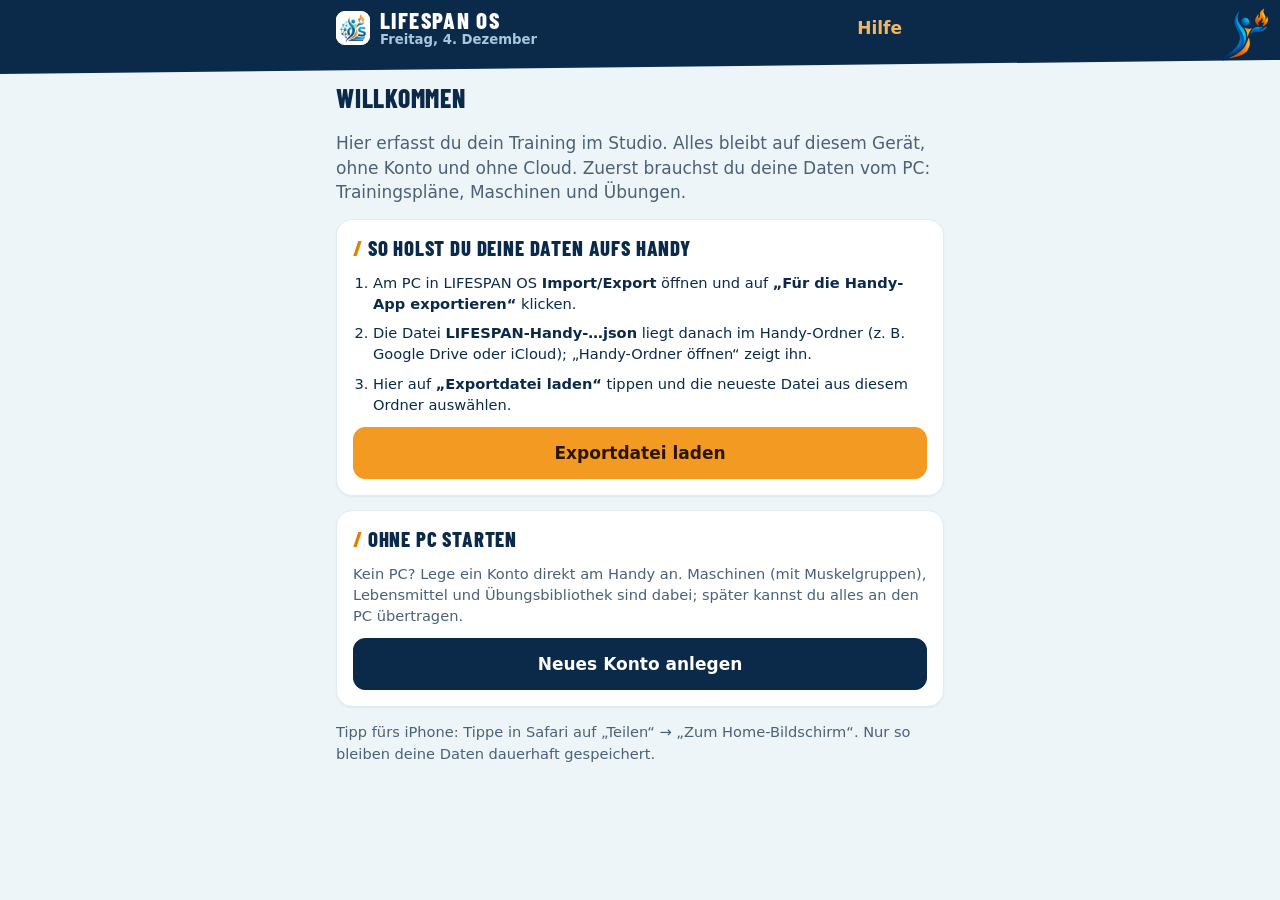
<file: app/index.html>
<!doctype html>
<html lang="de">
<head>
<meta charset="utf-8">
<meta name="viewport" content="width=device-width, initial-scale=1, maximum-scale=1, viewport-fit=cover, interactive-widget=resizes-visual">
<meta name="theme-color" content="#0b2a4a">
<meta name="apple-mobile-web-app-capable" content="yes">
<meta name="mobile-web-app-capable" content="yes">
<meta name="apple-mobile-web-app-status-bar-style" content="default">
<meta name="apple-mobile-web-app-title" content="LIFESPAN">
<meta name="description" content="LIFESPAN OS Mobil: Training im Studio erfassen. Offline, ohne Konto, Daten bleiben auf dem Gerät.">
<title>LIFESPAN OS Mobil</title>
<link rel="manifest" href="manifest.webmanifest">
<link rel="icon" type="image/png" href="icons/icon-192.png">
<link rel="apple-touch-icon" href="icons/apple-touch-icon.png">
<link rel="stylesheet" href="app.css?v=1.158.0">
</head>
<body>
<div id="app" aria-live="polite"><p class="boot">LIFESPAN OS wird geladen …</p></div>
<div id="rest" class="rest" hidden></div>
<div id="toast" class="toast" role="status" hidden></div>
<noscript>LIFESPAN OS Mobil braucht JavaScript.</noscript>
<!-- Alle Programmteile in einer Datei (1.158.0): app.bundle.js, erzeugt aus app.js und den übrigen Modulen -->
<script type="module" src="app.bundle.js?v=1.158.0"></script>
</body>
</html>
</file>
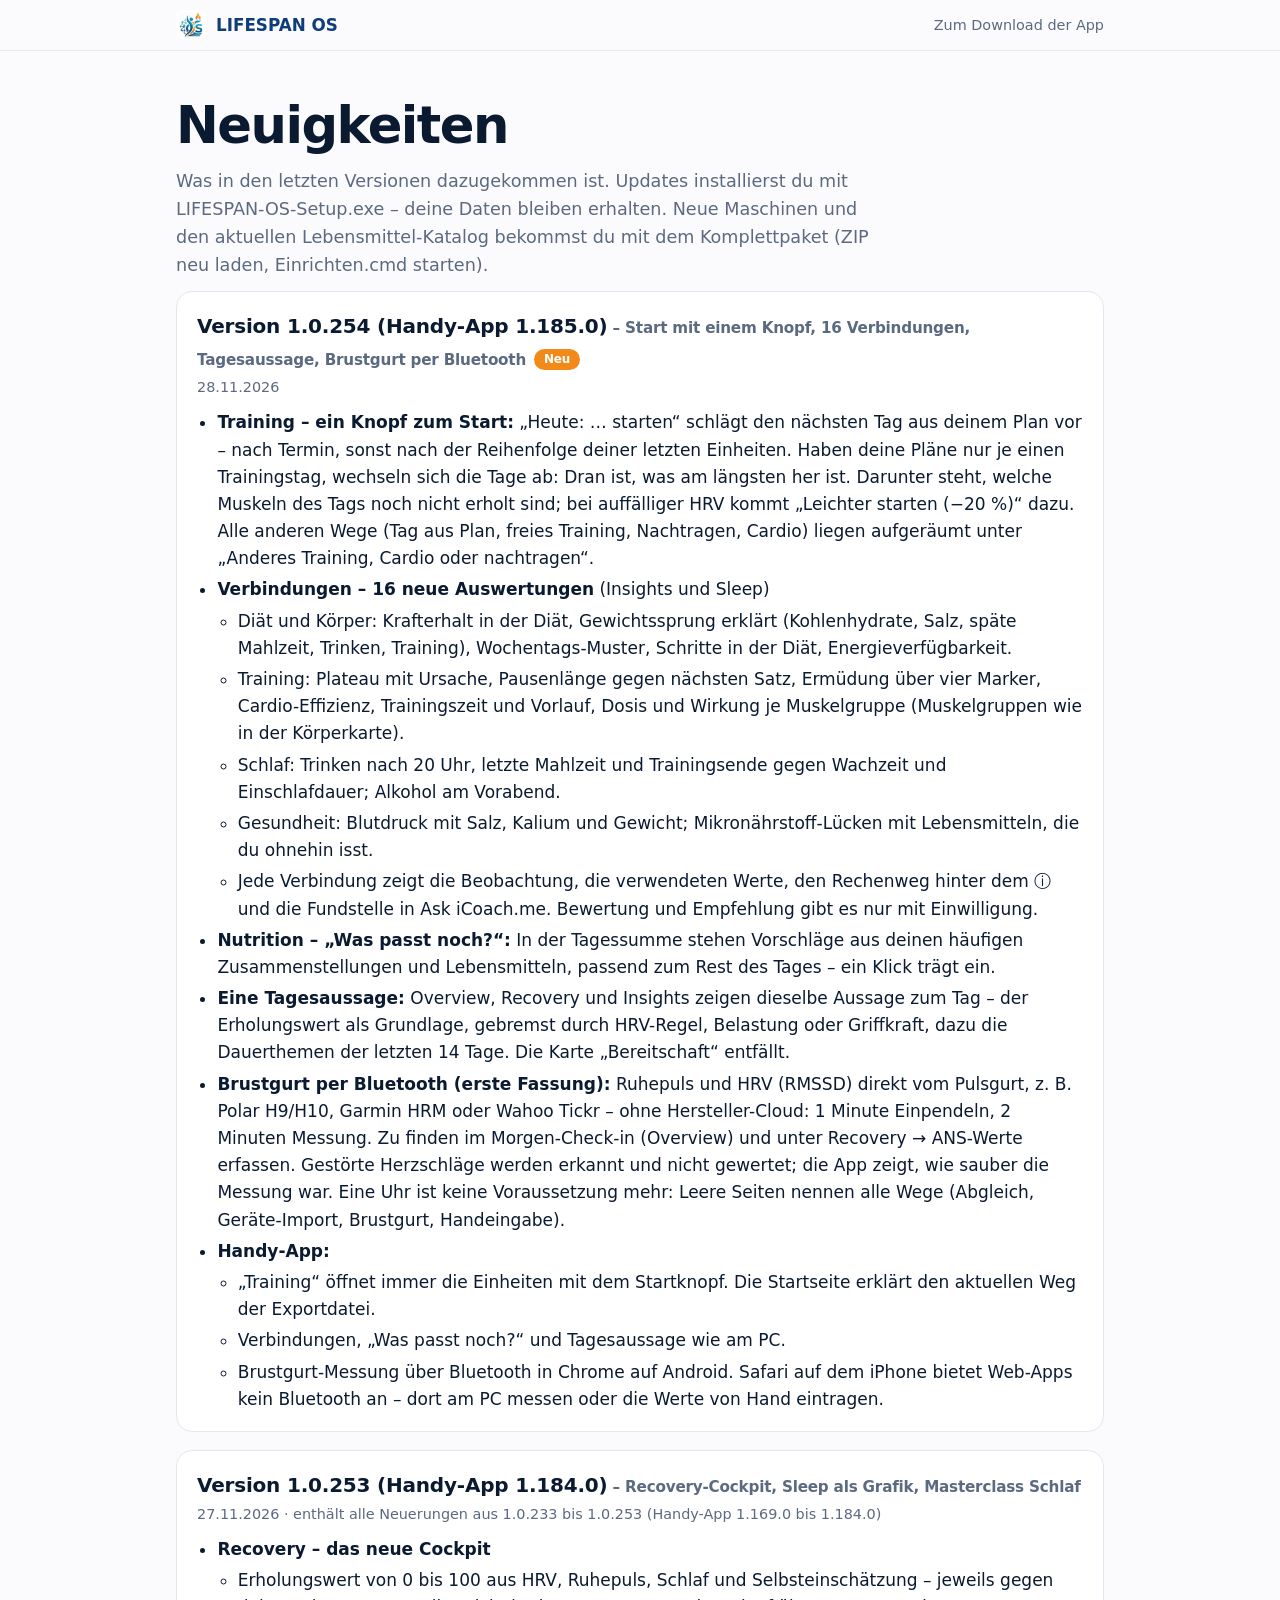
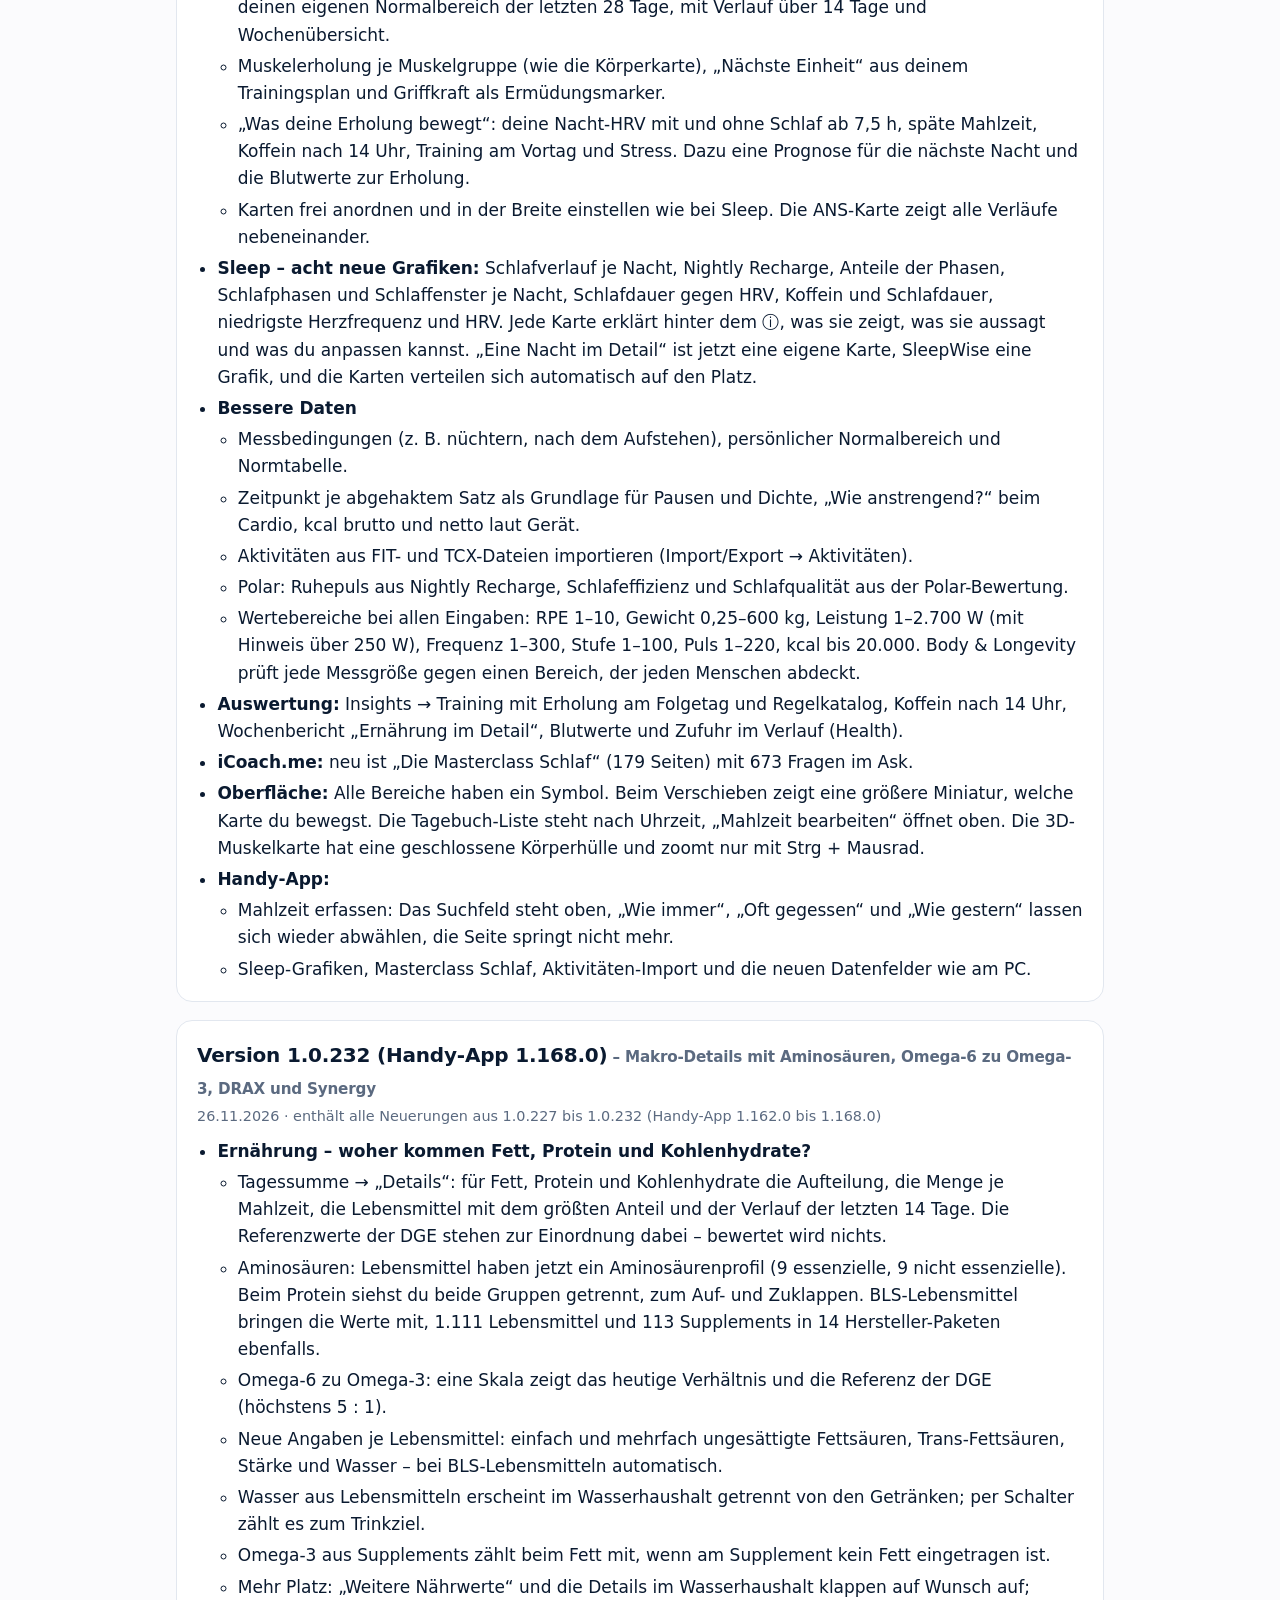
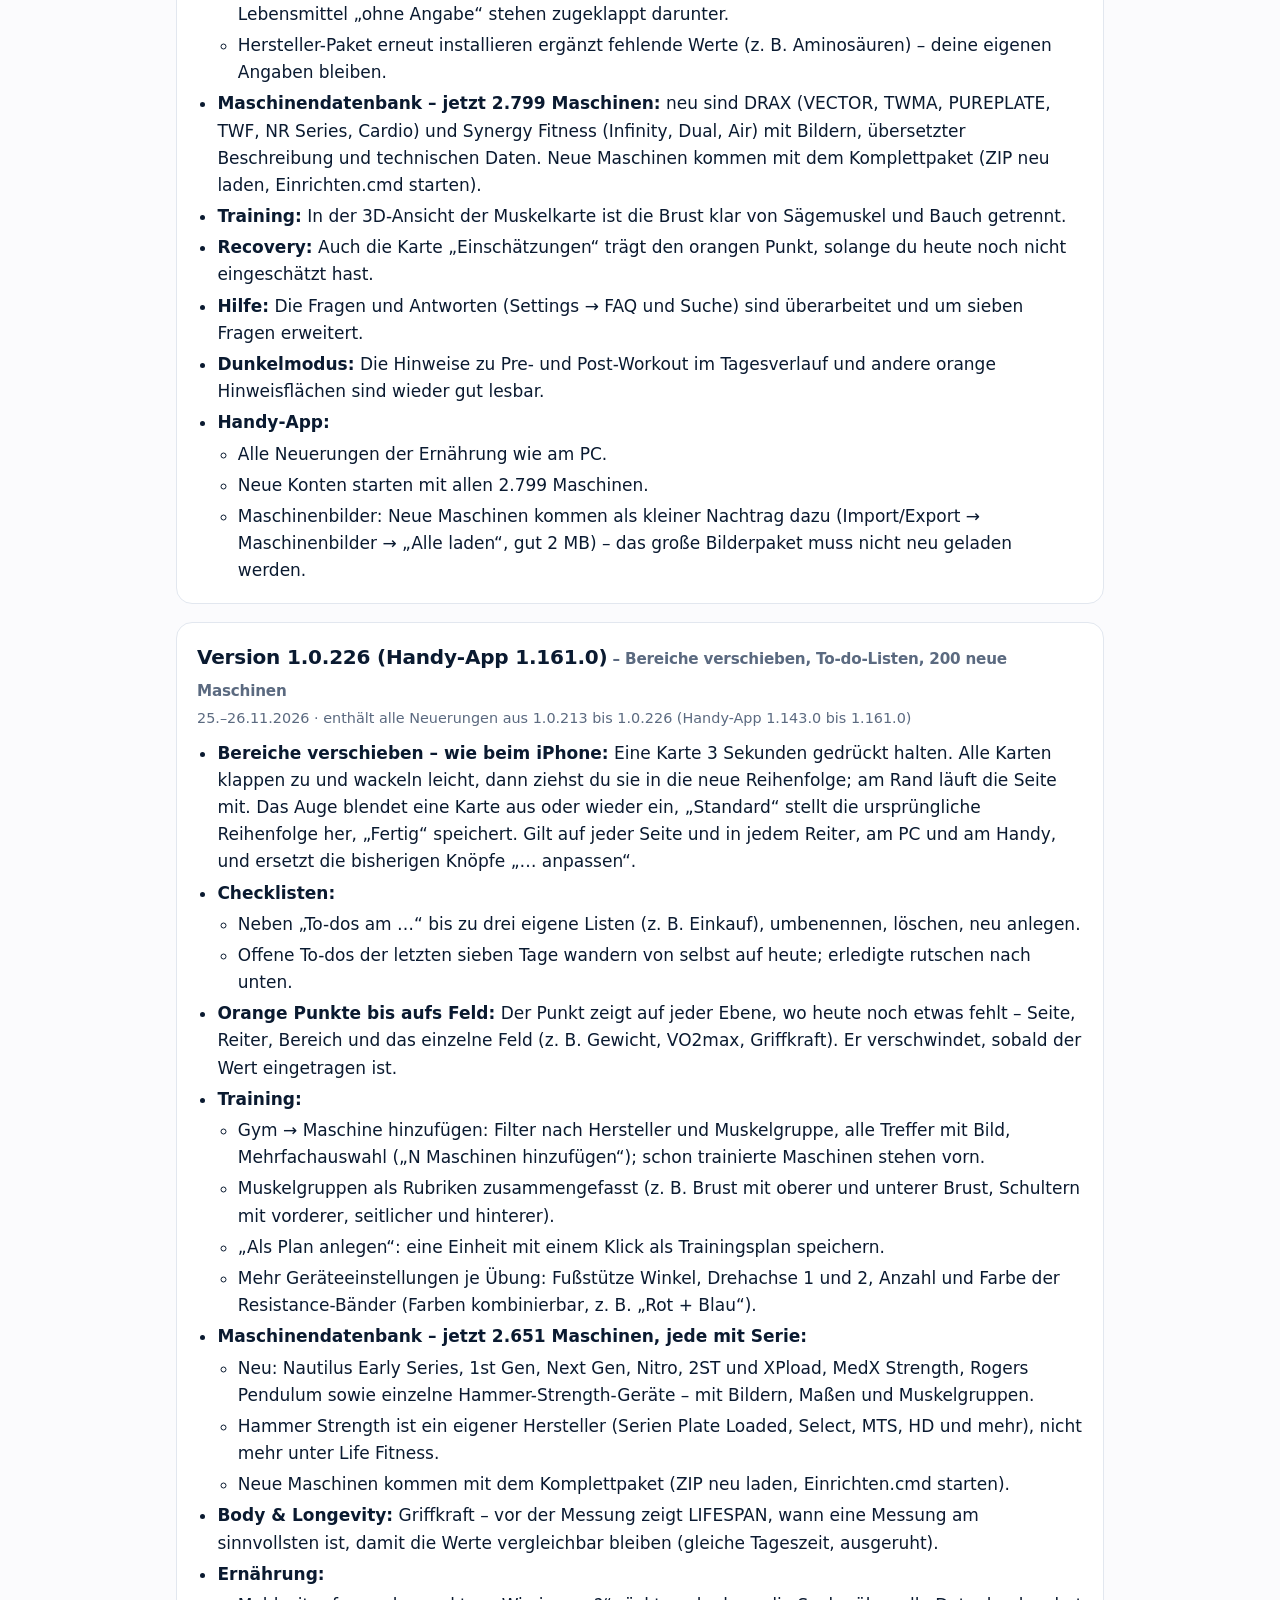
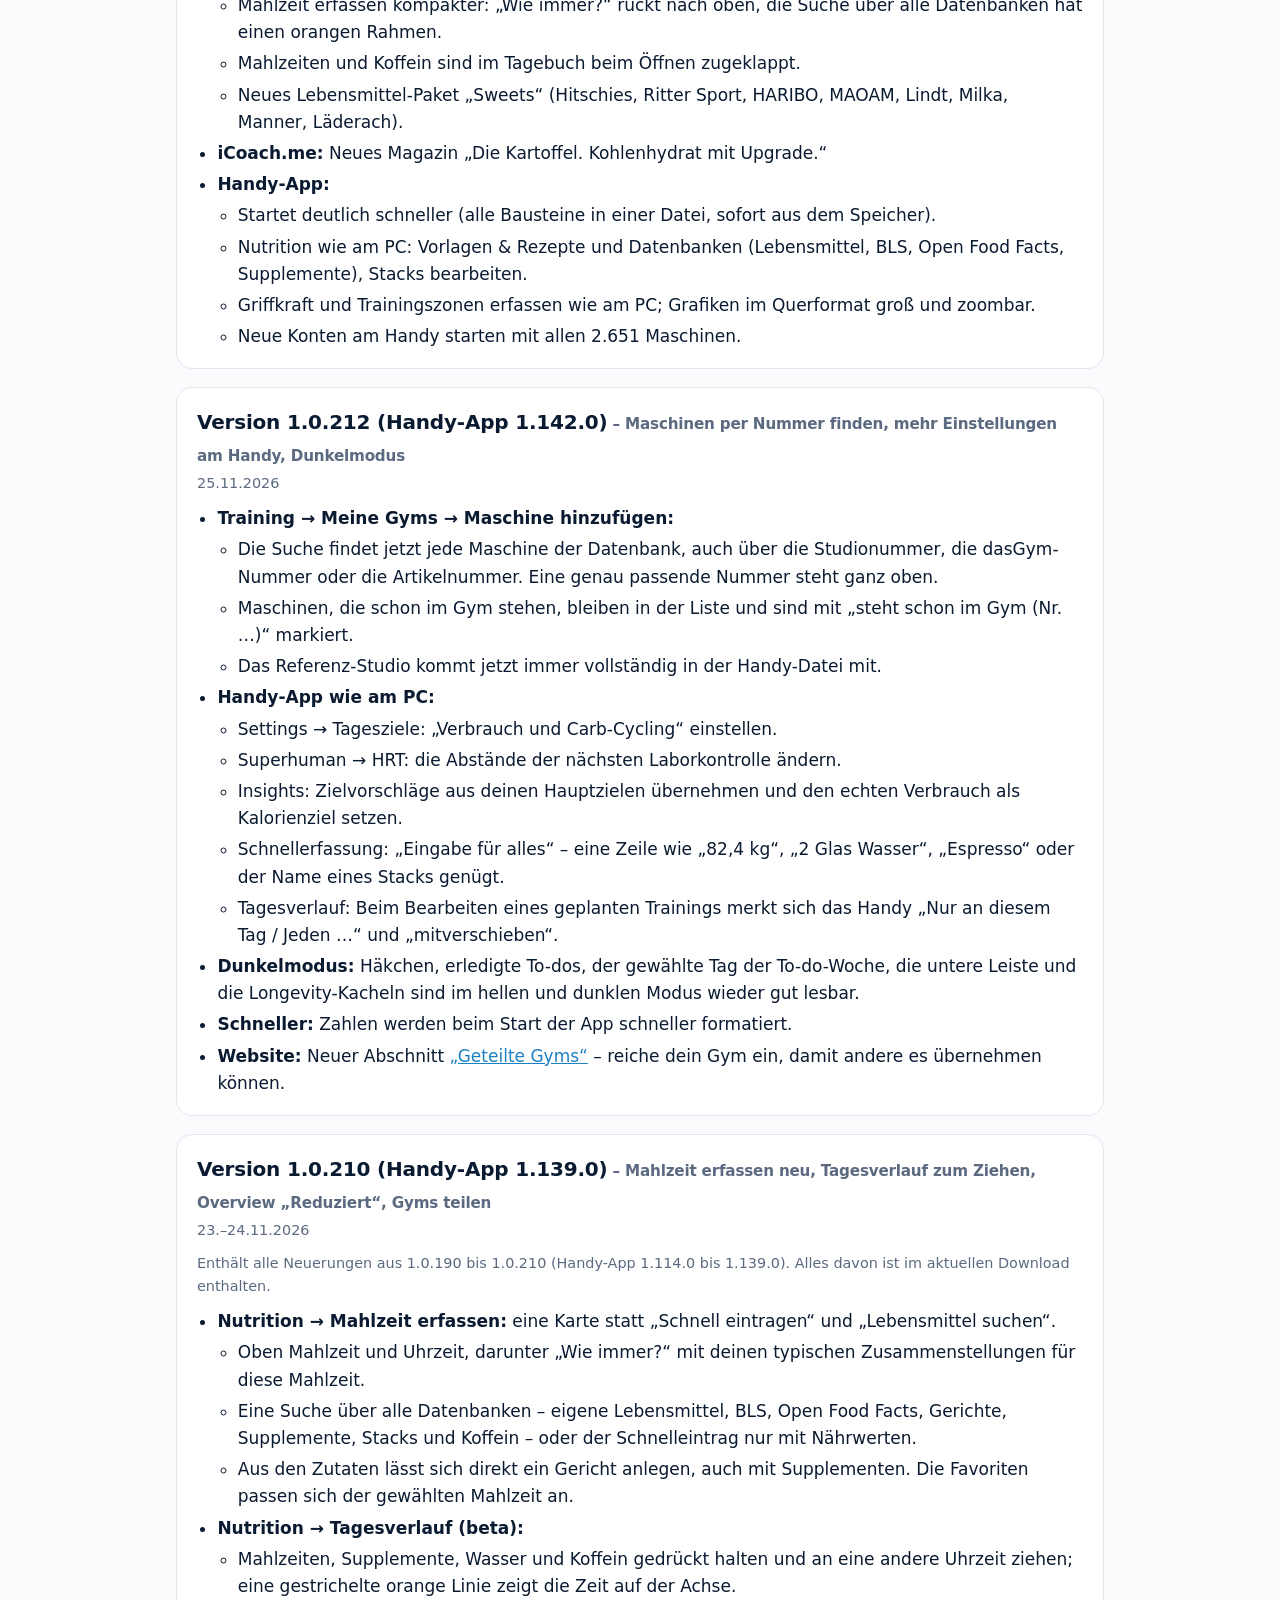
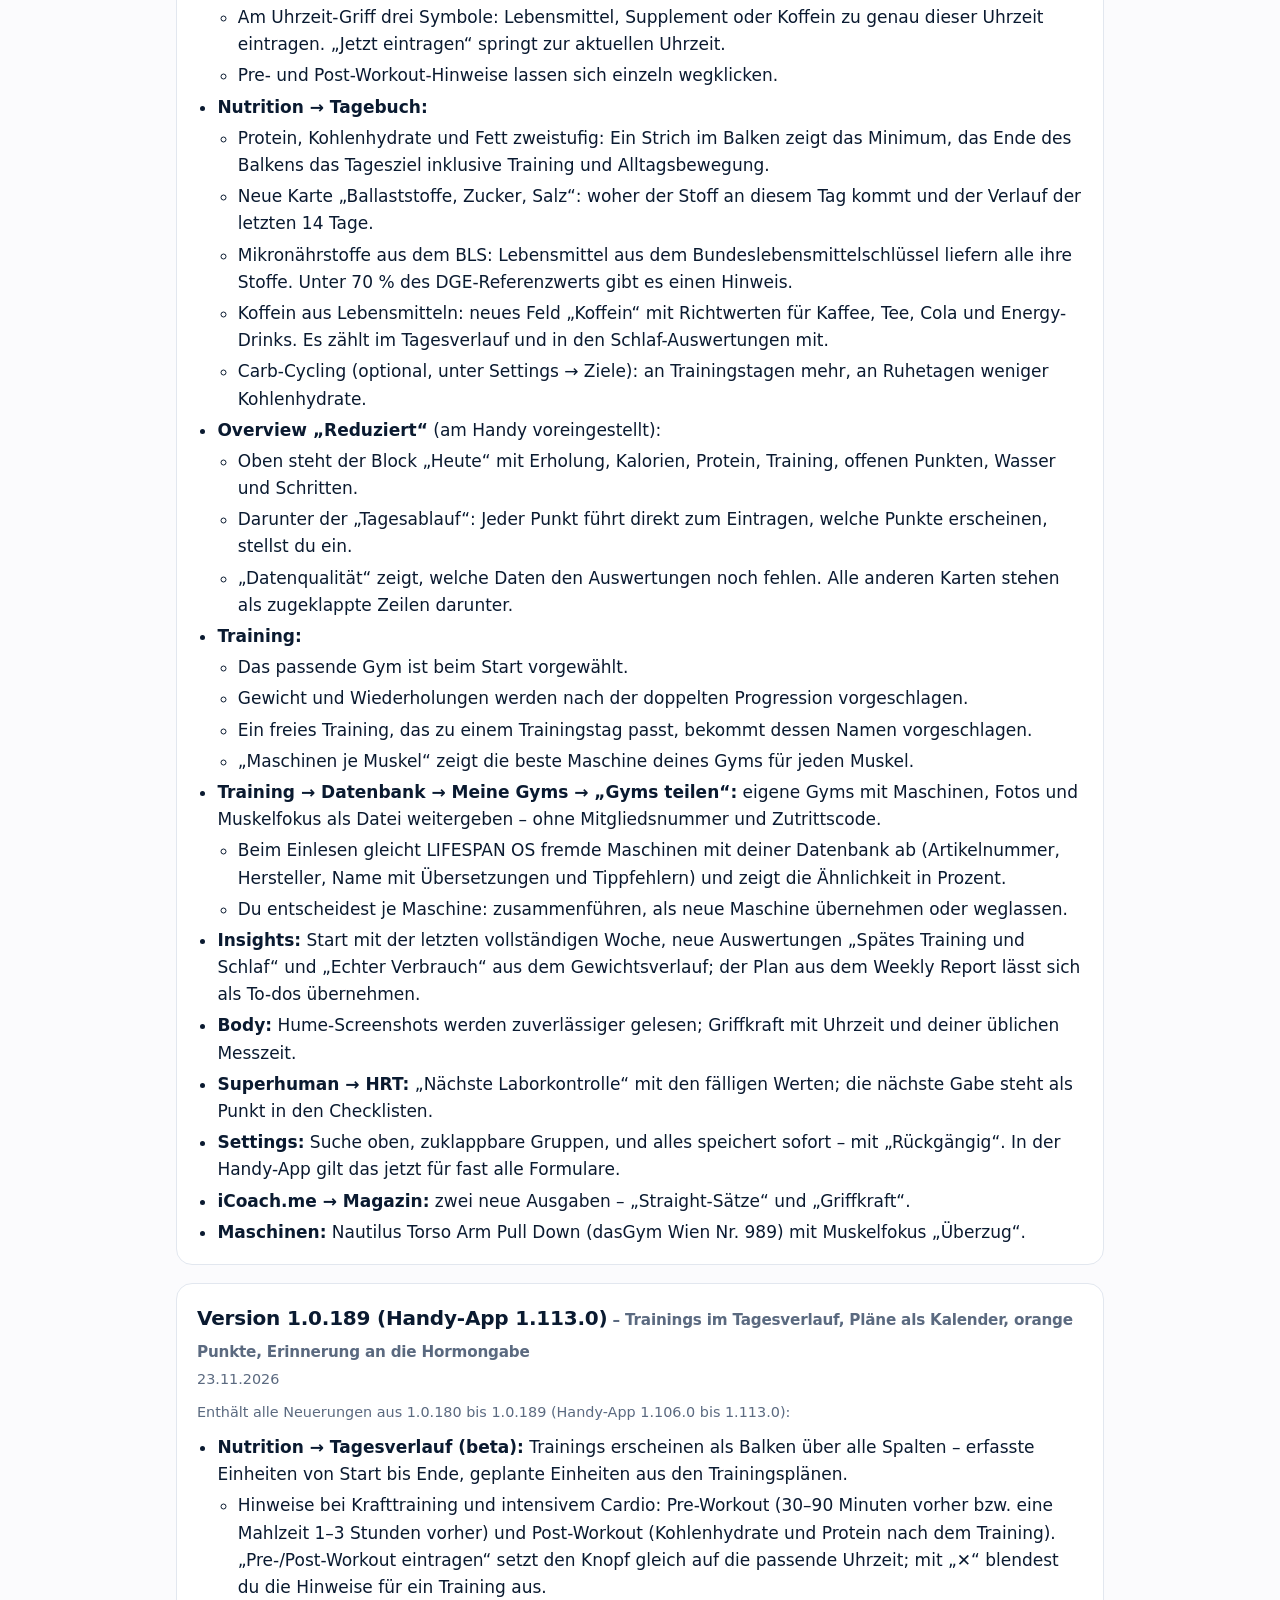
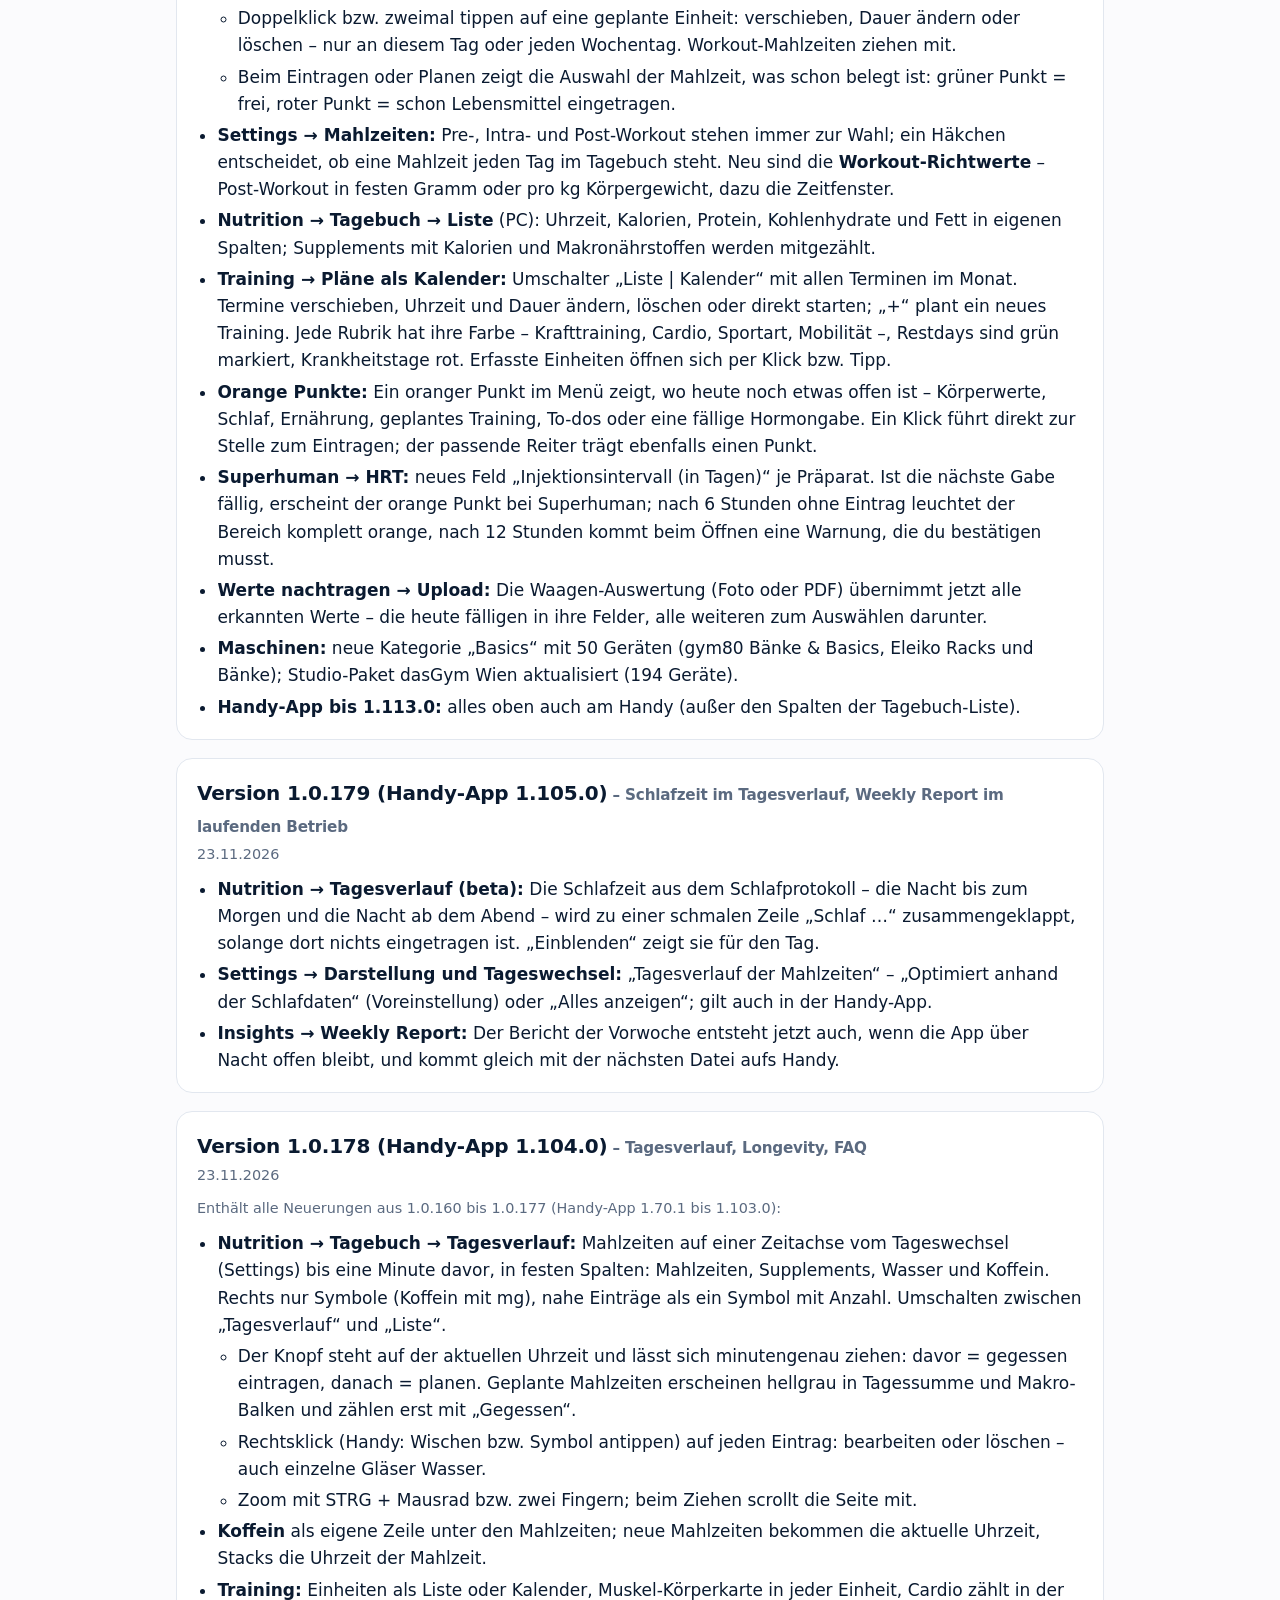
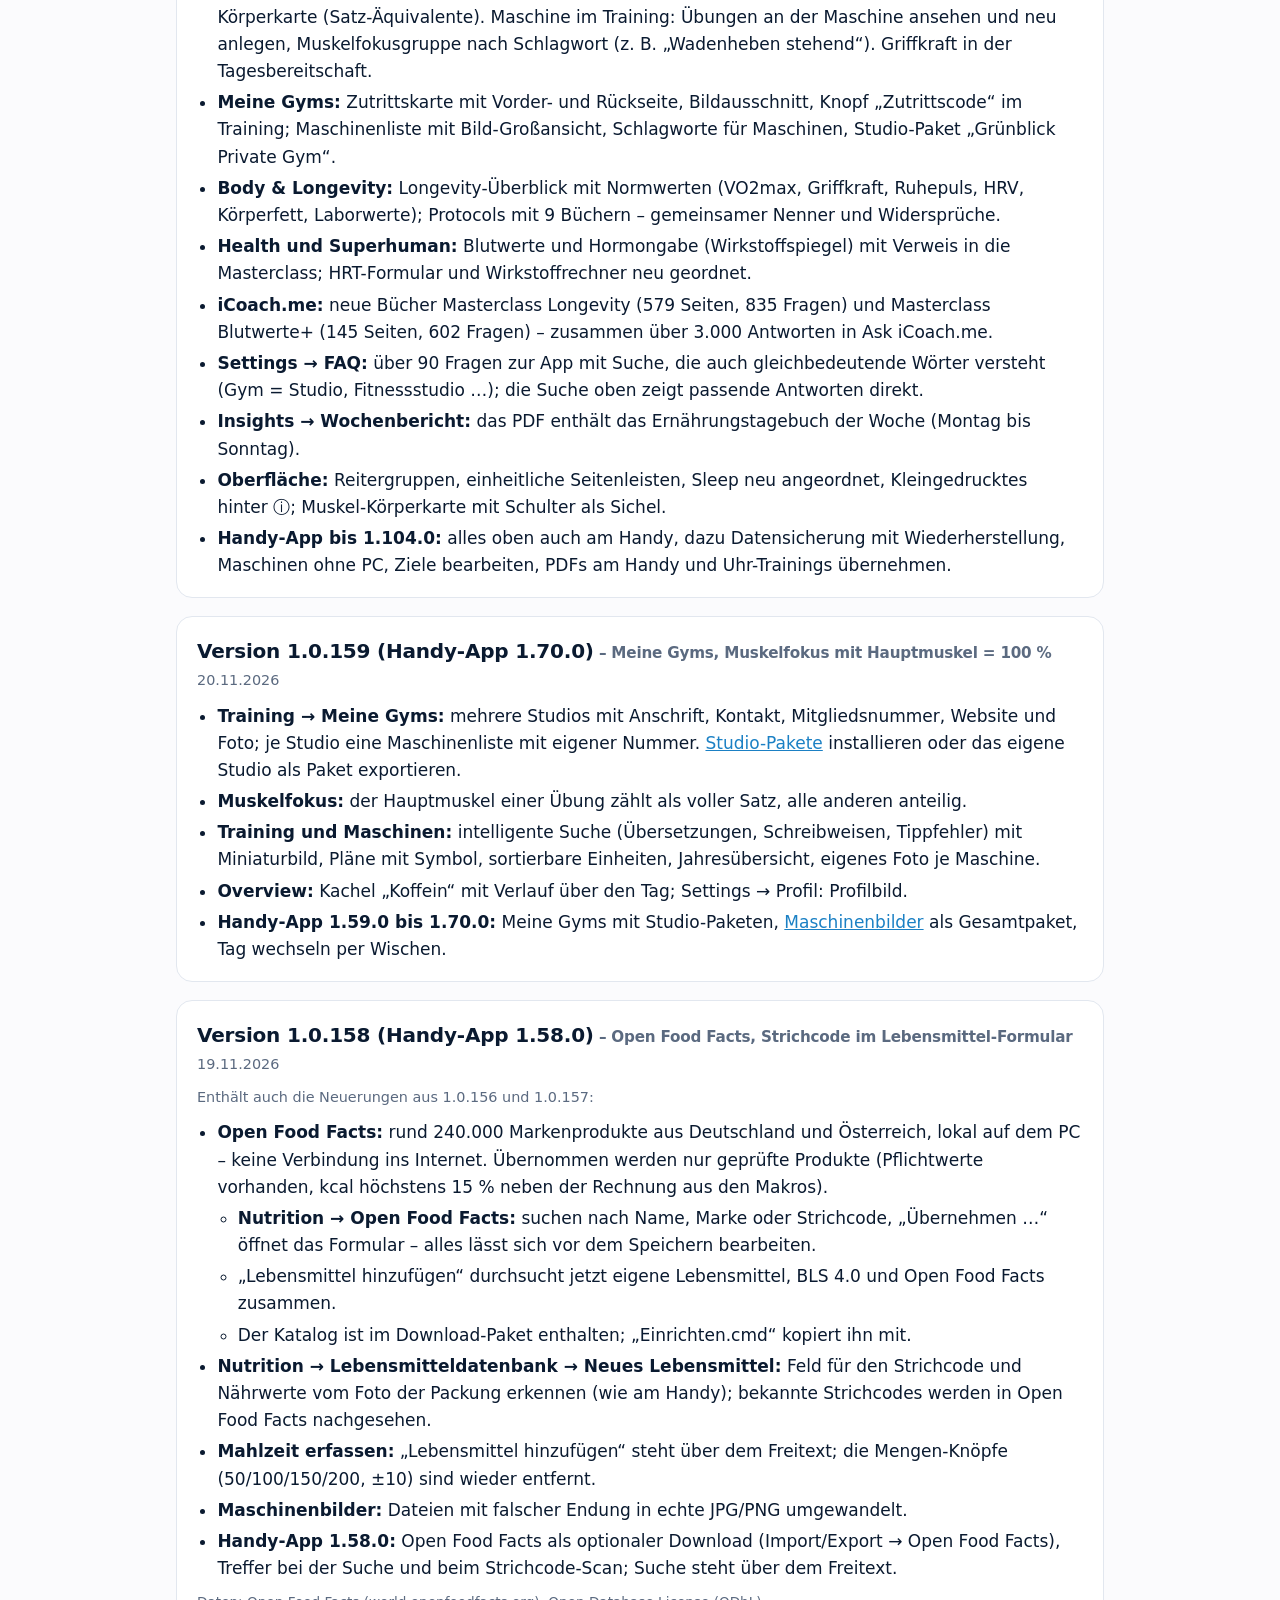
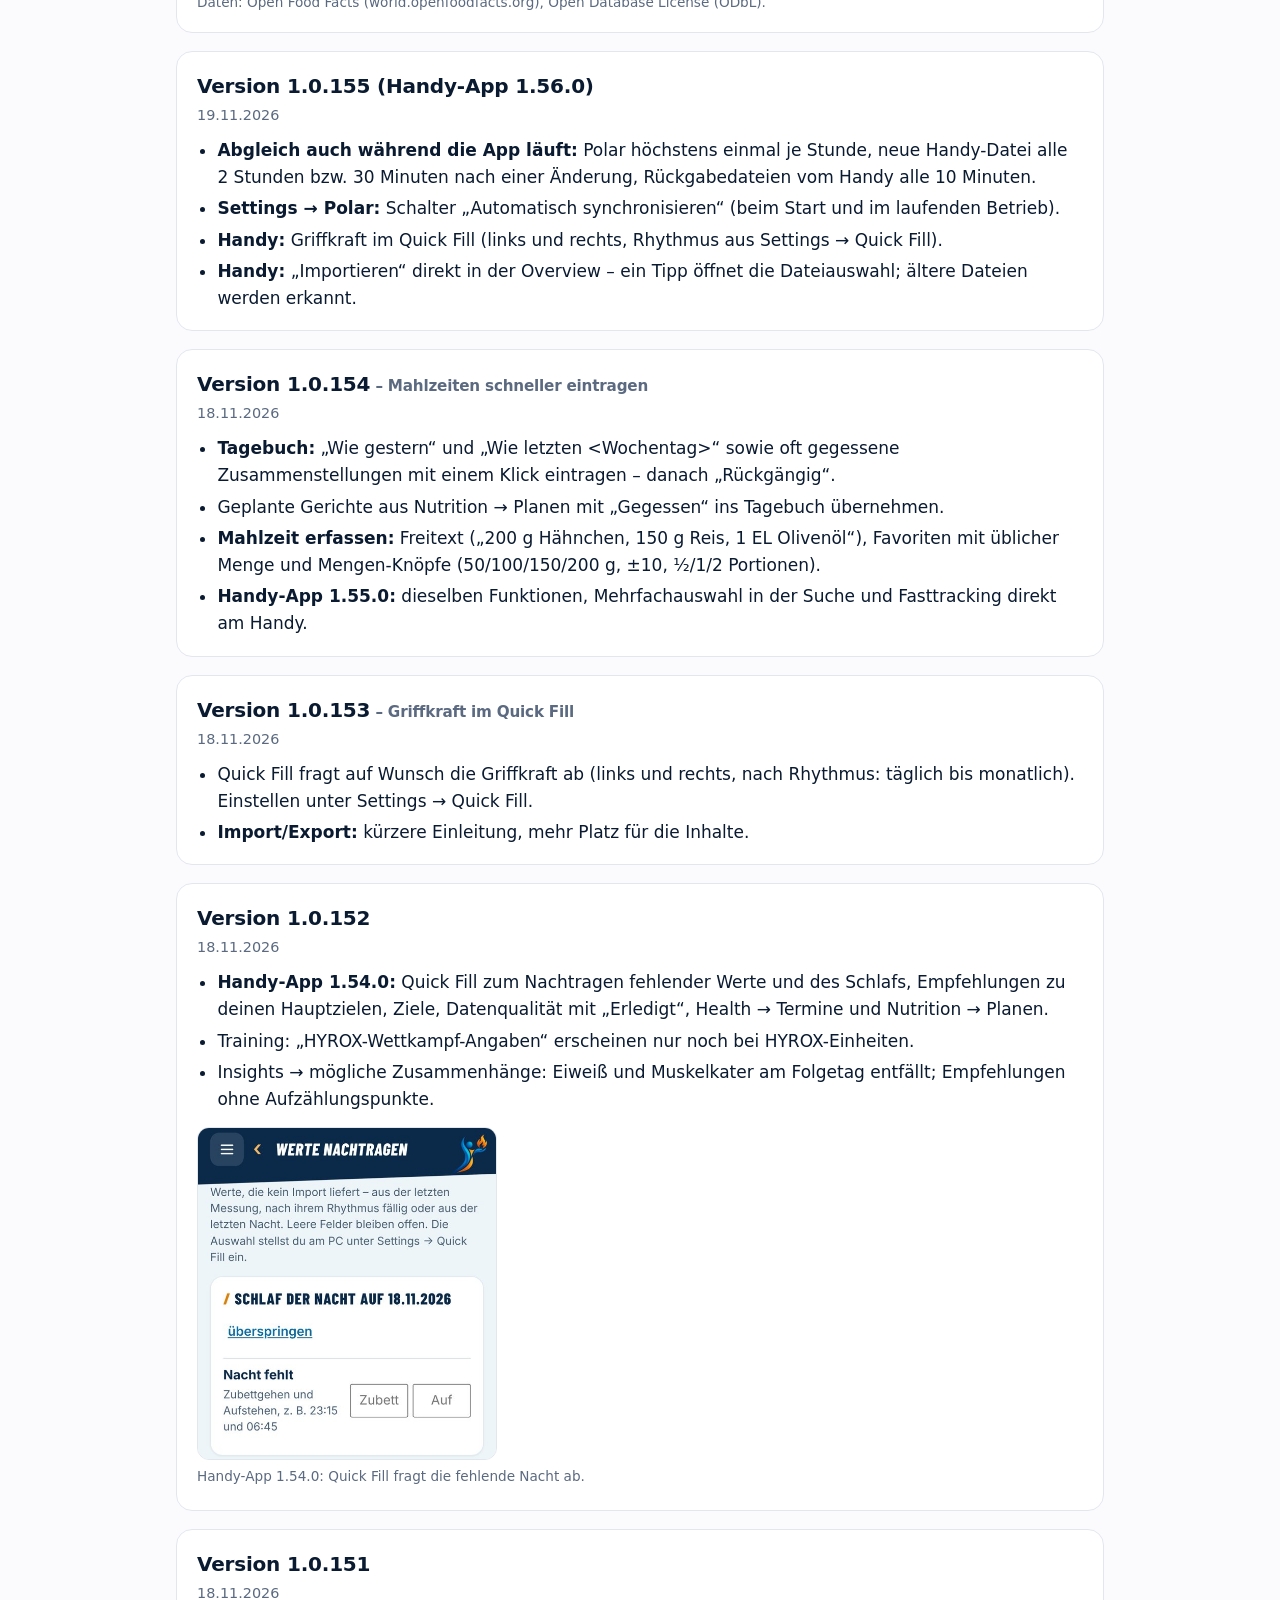
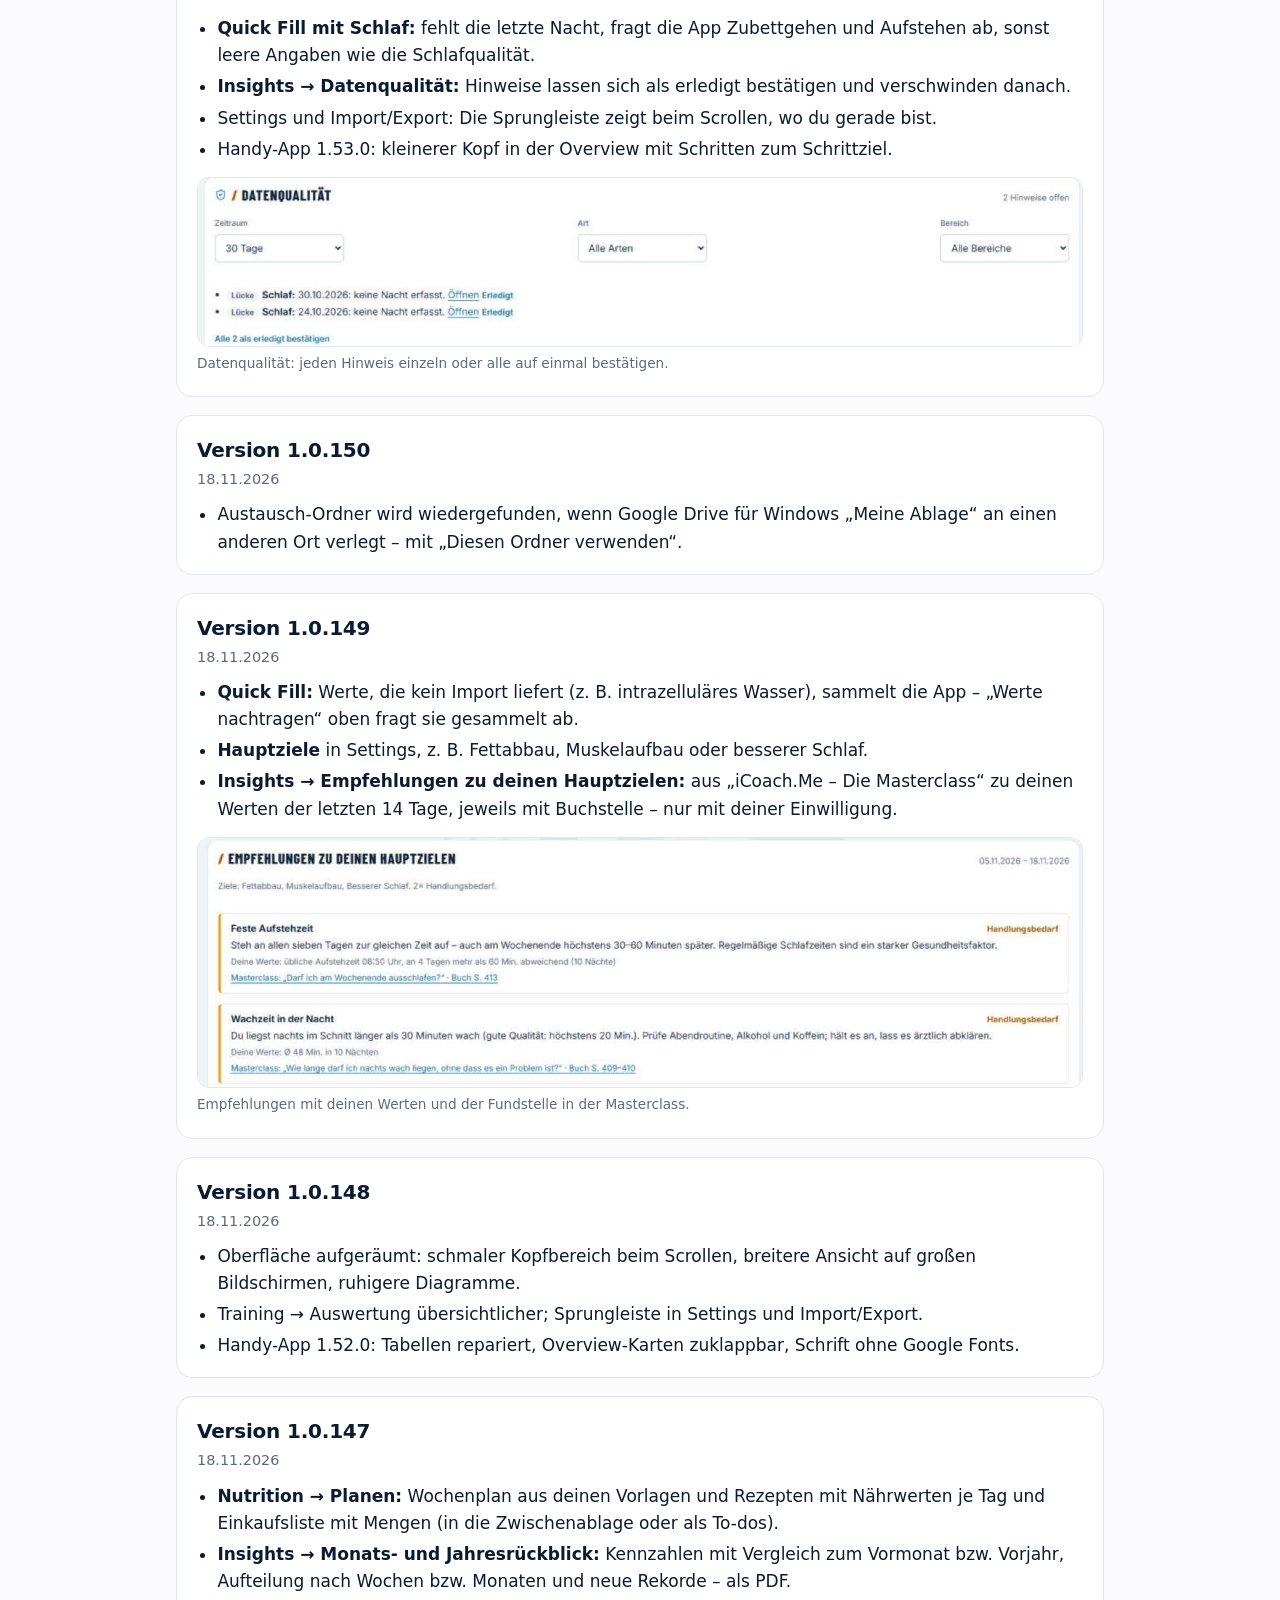
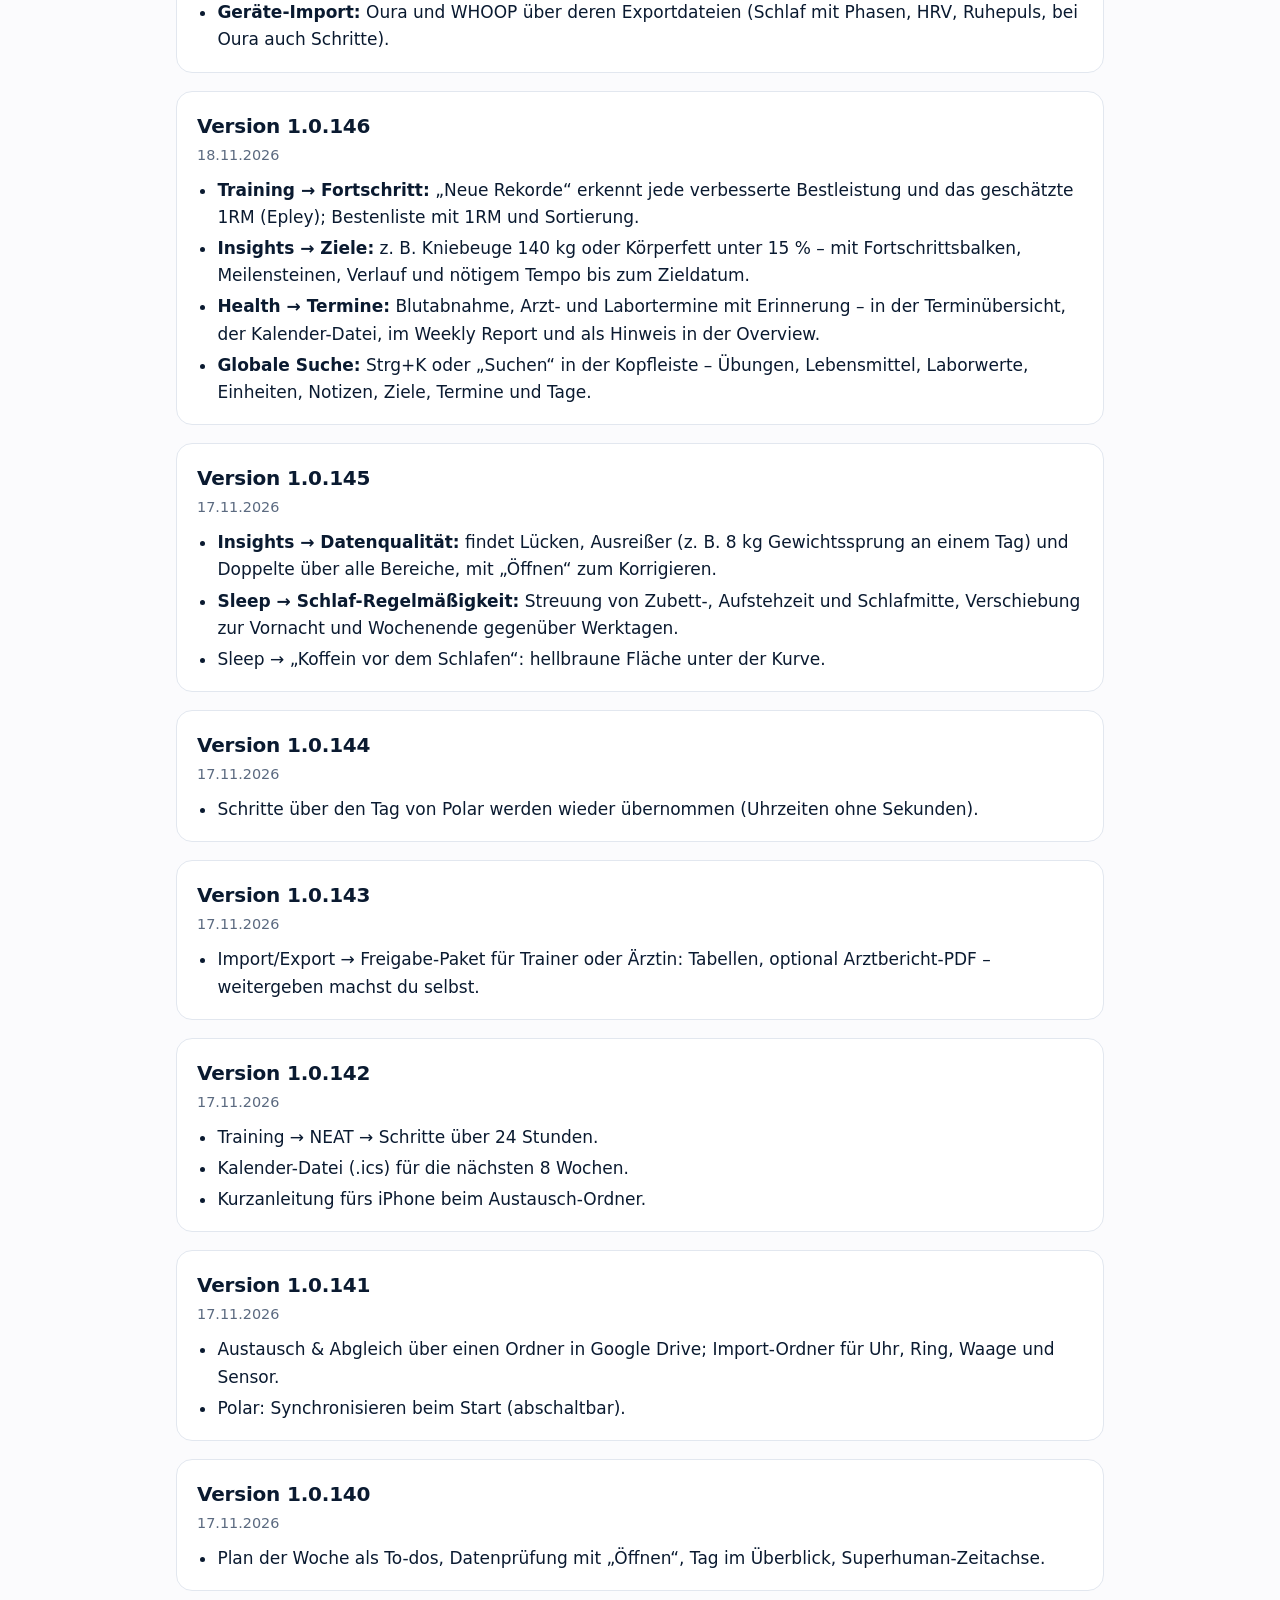
<file: aenderungen.html>
<!doctype html>
<html lang="de">
<head>
<meta charset="utf-8">
<meta name="viewport" content="width=device-width, initial-scale=1, viewport-fit=cover">
<meta name="description" content="Was in LIFESPAN OS neu ist: alle Versionen der letzten Wochen auf einen Blick.">
<link rel="icon" type="image/png" href="app/icons/icon-192.png">
<title>Neuigkeiten · LIFESPAN OS</title>
<style>
/* Gleiche Farben wie die Startseite (bewusst nur helles Theme, wie index.html). Keine externen Schriften. */
:root {
  --bg: #fbfbfd;
  --surface: #ffffff;
  --surface-2: #f1f4f9;
  --line: #e2e7ef;
  --fg: #0a1a30;
  --muted: #5b6a80;
  --navy: #0f3d7a;
  --blue: #1b80c4;
  --orange: #f28a1a;
  --f-body: "Inter", "SF Pro Text", "Segoe UI", system-ui, sans-serif;
  --f-display: "Inter Display", "SF Pro Display", "Segoe UI", system-ui, sans-serif;
  color-scheme: light;
}
*, *::before, *::after { box-sizing: border-box; }
html, body { margin: 0; }
body { background: var(--bg); color: var(--fg); font-family: var(--f-body); font-size: 17px; line-height: 1.6; -webkit-font-smoothing: antialiased; }
a { color: var(--blue); }
:focus-visible { outline: 2px solid var(--blue); outline-offset: 3px; border-radius: 6px; }
.wrap { max-width: 960px; margin-inline: auto; padding-inline: max(16px, env(safe-area-inset-left, 0px)); }
header.site { position: sticky; top: 0; z-index: 2; background: rgba(251,251,253,.85); backdrop-filter: saturate(180%) blur(18px); -webkit-backdrop-filter: saturate(180%) blur(18px); border-bottom: 1px solid rgba(10,26,48,.07); }
header.site .wrap { display: flex; align-items: center; justify-content: space-between; gap: 16px; padding-block: 10px; }
.brand { display: flex; align-items: center; gap: 10px; text-decoration: none; }
.brand img { width: 30px; height: 30px; border-radius: 7px; }
.brand span { font-family: var(--f-display); font-weight: 800; font-size: 1.05rem; color: var(--navy); }
header.site nav a { font-size: .9rem; color: var(--muted); text-decoration: none; }
h1 { font-family: var(--f-display); font-size: clamp(2rem, 6vw, 3.2rem); line-height: 1.05; letter-spacing: -0.03em; margin: 48px 0 14px; }
.lead { color: var(--muted); font-size: 1.1rem; max-width: 62ch; margin: 0 0 12px; }
.steps { margin: 28px 0; padding: 18px 20px; background: var(--surface-2); border-radius: 16px; }
.steps ol { margin: 0; padding-left: 1.2em; }
.steps li + li { margin-top: 4px; }
.ver { margin: 0 0 18px; padding: 18px 20px; background: var(--surface); border: 1px solid var(--line); border-radius: 16px; }
.ver h2 { margin: 0 0 2px; font-family: var(--f-display); font-size: 1.25rem; letter-spacing: -0.01em; }
.ver .date { margin: 0 0 10px; color: var(--muted); font-size: .9rem; }
.ver ul { margin: 0; padding-left: 1.2em; }
.ver li + li { margin-top: 4px; }
.ver .tag { display: inline-block; margin-left: 8px; padding: 1px 10px; border-radius: 999px; background: var(--orange); color: #fff; font-size: .75rem; font-weight: 700; vertical-align: middle; }
.ver figure { margin: 14px 0 4px; }
.ver figure img { display: block; max-width: 100%; height: auto; border: 1px solid var(--line); border-radius: 12px; }
.ver figure.phone img { max-width: 300px; }
.ver figcaption { color: var(--muted); font-size: .85rem; margin-top: 6px; }
.note { color: var(--muted); font-size: .9rem; margin: 0 0 40px; }
footer { border-top: 1px solid var(--line); padding: 24px 0 40px; color: var(--muted); font-size: .85rem; }
.ver .src { margin: 10px 0 0; color: var(--muted); font-size: .85rem; }
.ver h2 .sub { font-weight: 600; color: var(--muted); font-size: .95rem; }
.ver li ul { margin-top: 4px; }
</style>
</head>
<body>
<header class="site">
  <div class="wrap">
    <a class="brand" href="./"><img src="app/icons/icon-192.png" alt="" width="30" height="30"><span>LIFESPAN OS</span></a>
    <nav><a href="./#download">Zum Download der App</a></nav>
  </div>
</header>
<main class="wrap">
  <h1>Neuigkeiten</h1>
  <p class="lead">Was in den letzten Versionen dazugekommen ist. Updates installierst du mit LIFESPAN-OS-Setup.exe – deine Daten bleiben erhalten. Neue Maschinen und den aktuellen Lebensmittel-Katalog bekommst du mit dem Komplettpaket (ZIP neu laden, Einrichten.cmd starten).</p>
  <section class="ver" id="v1.0.254">
    <h2>Version 1.0.254 (Handy-App 1.185.0)<span class="sub"> – Start mit einem Knopf, 16 Verbindungen, Tagesaussage, Brustgurt per Bluetooth</span><span class="tag">Neu</span></h2>
    <p class="date">28.11.2026</p>
    <ul>
      <li><b>Training – ein Knopf zum Start:</b> „Heute: … starten“ schlägt den nächsten Tag aus deinem Plan vor – nach Termin, sonst nach der Reihenfolge deiner letzten Einheiten. Haben deine Pläne nur je einen Trainingstag, wechseln sich die Tage ab: Dran ist, was am längsten her ist. Darunter steht, welche Muskeln des Tags noch nicht erholt sind; bei auffälliger HRV kommt „Leichter starten (−20 %)“ dazu. Alle anderen Wege (Tag aus Plan, freies Training, Nachtragen, Cardio) liegen aufgeräumt unter „Anderes Training, Cardio oder nachtragen“.</li>
      <li><b>Verbindungen – 16 neue Auswertungen</b> (Insights und Sleep)
      <ul>
        <li>Diät und Körper: Krafterhalt in der Diät, Gewichtssprung erklärt (Kohlenhydrate, Salz, späte Mahlzeit, Trinken, Training), Wochentags-Muster, Schritte in der Diät, Energieverfügbarkeit.</li>
        <li>Training: Plateau mit Ursache, Pausenlänge gegen nächsten Satz, Ermüdung über vier Marker, Cardio-Effizienz, Trainingszeit und Vorlauf, Dosis und Wirkung je Muskelgruppe (Muskelgruppen wie in der Körperkarte).</li>
        <li>Schlaf: Trinken nach 20 Uhr, letzte Mahlzeit und Trainingsende gegen Wachzeit und Einschlafdauer; Alkohol am Vorabend.</li>
        <li>Gesundheit: Blutdruck mit Salz, Kalium und Gewicht; Mikronährstoff-Lücken mit Lebensmitteln, die du ohnehin isst.</li>
        <li>Jede Verbindung zeigt die Beobachtung, die verwendeten Werte, den Rechenweg hinter dem ⓘ und die Fundstelle in Ask iCoach.me. Bewertung und Empfehlung gibt es nur mit Einwilligung.</li>
      </ul>
    </li>
      <li><b>Nutrition – „Was passt noch?“:</b> In der Tagessumme stehen Vorschläge aus deinen häufigen Zusammenstellungen und Lebensmitteln, passend zum Rest des Tages – ein Klick trägt ein.</li>
      <li><b>Eine Tagesaussage:</b> Overview, Recovery und Insights zeigen dieselbe Aussage zum Tag – der Erholungswert als Grundlage, gebremst durch HRV-Regel, Belastung oder Griffkraft, dazu die Dauerthemen der letzten 14 Tage. Die Karte „Bereitschaft“ entfällt.</li>
      <li><b>Brustgurt per Bluetooth (erste Fassung):</b> Ruhepuls und HRV (RMSSD) direkt vom Pulsgurt, z. B. Polar H9/H10, Garmin HRM oder Wahoo Tickr – ohne Hersteller-Cloud: 1 Minute Einpendeln, 2 Minuten Messung. Zu finden im Morgen-Check-in (Overview) und unter Recovery → ANS-Werte erfassen. Gestörte Herzschläge werden erkannt und nicht gewertet; die App zeigt, wie sauber die Messung war. Eine Uhr ist keine Voraussetzung mehr: Leere Seiten nennen alle Wege (Abgleich, Geräte-Import, Brustgurt, Handeingabe).</li>
      <li><b>Handy-App:</b>
      <ul>
        <li>„Training“ öffnet immer die Einheiten mit dem Startknopf. Die Startseite erklärt den aktuellen Weg der Exportdatei.</li>
        <li>Verbindungen, „Was passt noch?“ und Tagesaussage wie am PC.</li>
        <li>Brustgurt-Messung über Bluetooth in Chrome auf Android. Safari auf dem iPhone bietet Web-Apps kein Bluetooth an – dort am PC messen oder die Werte von Hand eintragen.</li>
      </ul>
    </li>
    </ul>
  </section>
  <section class="ver" id="v1.0.253">
    <h2>Version 1.0.253 (Handy-App 1.184.0)<span class="sub"> – Recovery-Cockpit, Sleep als Grafik, Masterclass Schlaf</span></h2>
    <p class="date">27.11.2026 · enthält alle Neuerungen aus 1.0.233 bis 1.0.253 (Handy-App 1.169.0 bis 1.184.0)</p>
    <ul>
      <li><b>Recovery – das neue Cockpit</b>
      <ul>
        <li>Erholungswert von 0 bis 100 aus HRV, Ruhepuls, Schlaf und Selbsteinschätzung – jeweils gegen deinen eigenen Normalbereich der letzten 28 Tage, mit Verlauf über 14 Tage und Wochenübersicht.</li>
        <li>Muskelerholung je Muskelgruppe (wie die Körperkarte), „Nächste Einheit“ aus deinem Trainingsplan und Griffkraft als Ermüdungsmarker.</li>
        <li>„Was deine Erholung bewegt“: deine Nacht-HRV mit und ohne Schlaf ab 7,5 h, späte Mahlzeit, Koffein nach 14 Uhr, Training am Vortag und Stress. Dazu eine Prognose für die nächste Nacht und die Blutwerte zur Erholung.</li>
        <li>Karten frei anordnen und in der Breite einstellen wie bei Sleep. Die ANS-Karte zeigt alle Verläufe nebeneinander.</li>
      </ul>
    </li>
      <li><b>Sleep – acht neue Grafiken:</b> Schlafverlauf je Nacht, Nightly Recharge, Anteile der Phasen, Schlafphasen und Schlaffenster je Nacht, Schlafdauer gegen HRV, Koffein und Schlafdauer, niedrigste Herzfrequenz und HRV. Jede Karte erklärt hinter dem ⓘ, was sie zeigt, was sie aussagt und was du anpassen kannst. „Eine Nacht im Detail“ ist jetzt eine eigene Karte, SleepWise eine Grafik, und die Karten verteilen sich automatisch auf den Platz.</li>
      <li><b>Bessere Daten</b>
      <ul>
        <li>Messbedingungen (z. B. nüchtern, nach dem Aufstehen), persönlicher Normalbereich und Normtabelle.</li>
        <li>Zeitpunkt je abgehaktem Satz als Grundlage für Pausen und Dichte, „Wie anstrengend?“ beim Cardio, kcal brutto und netto laut Gerät.</li>
        <li>Aktivitäten aus FIT- und TCX-Dateien importieren (Import/Export → Aktivitäten).</li>
        <li>Polar: Ruhepuls aus Nightly Recharge, Schlafeffizienz und Schlafqualität aus der Polar-Bewertung.</li>
        <li>Wertebereiche bei allen Eingaben: RPE 1–10, Gewicht 0,25–600 kg, Leistung 1–2.700 W (mit Hinweis über 250 W), Frequenz 1–300, Stufe 1–100, Puls 1–220, kcal bis 20.000. Body &amp; Longevity prüft jede Messgröße gegen einen Bereich, der jeden Menschen abdeckt.</li>
      </ul>
    </li>
      <li><b>Auswertung:</b> Insights → Training mit Erholung am Folgetag und Regelkatalog, Koffein nach 14 Uhr, Wochenbericht „Ernährung im Detail“, Blutwerte und Zufuhr im Verlauf (Health).</li>
      <li><b>iCoach.me:</b> neu ist „Die Masterclass Schlaf“ (179 Seiten) mit 673 Fragen im Ask.</li>
      <li><b>Oberfläche:</b> Alle Bereiche haben ein Symbol. Beim Verschieben zeigt eine größere Miniatur, welche Karte du bewegst. Die Tagebuch-Liste steht nach Uhrzeit, „Mahlzeit bearbeiten“ öffnet oben. Die 3D-Muskelkarte hat eine geschlossene Körperhülle und zoomt nur mit Strg + Mausrad.</li>
      <li><b>Handy-App:</b>
      <ul>
        <li>Mahlzeit erfassen: Das Suchfeld steht oben, „Wie immer“, „Oft gegessen“ und „Wie gestern“ lassen sich wieder abwählen, die Seite springt nicht mehr.</li>
        <li>Sleep-Grafiken, Masterclass Schlaf, Aktivitäten-Import und die neuen Datenfelder wie am PC.</li>
      </ul>
    </li>
    </ul>
  </section>
  <section class="ver" id="v1.0.232">
    <h2>Version 1.0.232 (Handy-App 1.168.0)<span class="sub"> – Makro-Details mit Aminosäuren, Omega-6 zu Omega-3, DRAX und Synergy</span></h2>
    <p class="date">26.11.2026 · enthält alle Neuerungen aus 1.0.227 bis 1.0.232 (Handy-App 1.162.0 bis 1.168.0)</p>
    <ul>
      <li><b>Ernährung – woher kommen Fett, Protein und Kohlenhydrate?</b>
      <ul>
        <li>Tagessumme → „Details“: für Fett, Protein und Kohlenhydrate die Aufteilung, die Menge je Mahlzeit, die Lebensmittel mit dem größten Anteil und der Verlauf der letzten 14 Tage. Die Referenzwerte der DGE stehen zur Einordnung dabei – bewertet wird nichts.</li>
        <li>Aminosäuren: Lebensmittel haben jetzt ein Aminosäurenprofil (9 essenzielle, 9 nicht essenzielle). Beim Protein siehst du beide Gruppen getrennt, zum Auf- und Zuklappen. BLS-Lebensmittel bringen die Werte mit, 1.111 Lebensmittel und 113 Supplements in 14 Hersteller-Paketen ebenfalls.</li>
        <li>Omega-6 zu Omega-3: eine Skala zeigt das heutige Verhältnis und die Referenz der DGE (höchstens 5 : 1).</li>
        <li>Neue Angaben je Lebensmittel: einfach und mehrfach ungesättigte Fettsäuren, Trans-Fettsäuren, Stärke und Wasser – bei BLS-Lebensmitteln automatisch.</li>
        <li>Wasser aus Lebensmitteln erscheint im Wasserhaushalt getrennt von den Getränken; per Schalter zählt es zum Trinkziel.</li>
        <li>Omega-3 aus Supplements zählt beim Fett mit, wenn am Supplement kein Fett eingetragen ist.</li>
        <li>Mehr Platz: „Weitere Nährwerte“ und die Details im Wasserhaushalt klappen auf Wunsch auf; Lebensmittel „ohne Angabe“ stehen zugeklappt darunter.</li>
        <li>Hersteller-Paket erneut installieren ergänzt fehlende Werte (z. B. Aminosäuren) – deine eigenen Angaben bleiben.</li>
      </ul>
    </li>
      <li><b>Maschinendatenbank – jetzt 2.799 Maschinen:</b> neu sind DRAX (VECTOR, TWMA, PUREPLATE, TWF, NR Series, Cardio) und Synergy Fitness (Infinity, Dual, Air) mit Bildern, übersetzter Beschreibung und technischen Daten. Neue Maschinen kommen mit dem Komplettpaket (ZIP neu laden, Einrichten.cmd starten).</li>
      <li><b>Training:</b> In der 3D-Ansicht der Muskelkarte ist die Brust klar von Sägemuskel und Bauch getrennt.</li>
      <li><b>Recovery:</b> Auch die Karte „Einschätzungen“ trägt den orangen Punkt, solange du heute noch nicht eingeschätzt hast.</li>
      <li><b>Hilfe:</b> Die Fragen und Antworten (Settings → FAQ und Suche) sind überarbeitet und um sieben Fragen erweitert.</li>
      <li><b>Dunkelmodus:</b> Die Hinweise zu Pre- und Post-Workout im Tagesverlauf und andere orange Hinweisflächen sind wieder gut lesbar.</li>
      <li><b>Handy-App:</b>
      <ul>
        <li>Alle Neuerungen der Ernährung wie am PC.</li>
        <li>Neue Konten starten mit allen 2.799 Maschinen.</li>
        <li>Maschinenbilder: Neue Maschinen kommen als kleiner Nachtrag dazu (Import/Export → Maschinenbilder → „Alle laden“, gut 2 MB) – das große Bilderpaket muss nicht neu geladen werden.</li>
      </ul>
    </li>
    </ul>
  </section>
  <section class="ver" id="v1.0.226">
    <h2>Version 1.0.226 (Handy-App 1.161.0)<span class="sub"> – Bereiche verschieben, To-do-Listen, 200 neue Maschinen</span></h2>
    <p class="date">25.–26.11.2026 · enthält alle Neuerungen aus 1.0.213 bis 1.0.226 (Handy-App 1.143.0 bis 1.161.0)</p>
    <ul>
      <li><b>Bereiche verschieben – wie beim iPhone:</b> Eine Karte 3 Sekunden gedrückt halten. Alle Karten klappen zu und wackeln leicht, dann ziehst du sie in die neue Reihenfolge; am Rand läuft die Seite mit. Das Auge blendet eine Karte aus oder wieder ein, „Standard“ stellt die ursprüngliche Reihenfolge her, „Fertig“ speichert. Gilt auf jeder Seite und in jedem Reiter, am PC und am Handy, und ersetzt die bisherigen Knöpfe „… anpassen“.</li>
      <li><b>Checklisten:</b>
      <ul>
        <li>Neben „To-dos am …“ bis zu drei eigene Listen (z. B. Einkauf), umbenennen, löschen, neu anlegen.</li>
        <li>Offene To-dos der letzten sieben Tage wandern von selbst auf heute; erledigte rutschen nach unten.</li>
      </ul>
    </li>
      <li><b>Orange Punkte bis aufs Feld:</b> Der Punkt zeigt auf jeder Ebene, wo heute noch etwas fehlt – Seite, Reiter, Bereich und das einzelne Feld (z. B. Gewicht, VO2max, Griffkraft). Er verschwindet, sobald der Wert eingetragen ist.</li>
      <li><b>Training:</b>
      <ul>
        <li>Gym → Maschine hinzufügen: Filter nach Hersteller und Muskelgruppe, alle Treffer mit Bild, Mehrfachauswahl („N Maschinen hinzufügen“); schon trainierte Maschinen stehen vorn.</li>
        <li>Muskelgruppen als Rubriken zusammengefasst (z. B. Brust mit oberer und unterer Brust, Schultern mit vorderer, seitlicher und hinterer).</li>
        <li>„Als Plan anlegen“: eine Einheit mit einem Klick als Trainingsplan speichern.</li>
        <li>Mehr Geräteeinstellungen je Übung: Fußstütze Winkel, Drehachse 1 und 2, Anzahl und Farbe der Resistance-Bänder (Farben kombinierbar, z. B. „Rot + Blau“).</li>
      </ul>
    </li>
      <li><b>Maschinendatenbank – jetzt 2.651 Maschinen, jede mit Serie:</b>
      <ul>
        <li>Neu: Nautilus Early Series, 1st Gen, Next Gen, Nitro, 2ST und XPload, MedX Strength, Rogers Pendulum sowie einzelne Hammer-Strength-Geräte – mit Bildern, Maßen und Muskelgruppen.</li>
        <li>Hammer Strength ist ein eigener Hersteller (Serien Plate Loaded, Select, MTS, HD und mehr), nicht mehr unter Life Fitness.</li>
        <li>Neue Maschinen kommen mit dem Komplettpaket (ZIP neu laden, Einrichten.cmd starten).</li>
      </ul>
    </li>
      <li><b>Body &amp; Longevity:</b> Griffkraft – vor der Messung zeigt LIFESPAN, wann eine Messung am sinnvollsten ist, damit die Werte vergleichbar bleiben (gleiche Tageszeit, ausgeruht).</li>
      <li><b>Ernährung:</b>
      <ul>
        <li>Mahlzeit erfassen kompakter: „Wie immer?“ rückt nach oben, die Suche über alle Datenbanken hat einen orangen Rahmen.</li>
        <li>Mahlzeiten und Koffein sind im Tagebuch beim Öffnen zugeklappt.</li>
        <li>Neues Lebensmittel-Paket „Sweets“ (Hitschies, Ritter Sport, HARIBO, MAOAM, Lindt, Milka, Manner, Läderach).</li>
      </ul>
    </li>
      <li><b>iCoach.me:</b> Neues Magazin „Die Kartoffel. Kohlenhydrat mit Upgrade.“</li>
      <li><b>Handy-App:</b>
      <ul>
        <li>Startet deutlich schneller (alle Bausteine in einer Datei, sofort aus dem Speicher).</li>
        <li>Nutrition wie am PC: Vorlagen &amp; Rezepte und Datenbanken (Lebensmittel, BLS, Open Food Facts, Supplemente), Stacks bearbeiten.</li>
        <li>Griffkraft und Trainingszonen erfassen wie am PC; Grafiken im Querformat groß und zoombar.</li>
        <li>Neue Konten am Handy starten mit allen 2.651 Maschinen.</li>
      </ul>
    </li>
    </ul>
  </section>
  <section class="ver" id="v1.0.212">
    <h2>Version 1.0.212 (Handy-App 1.142.0)<span class="sub"> – Maschinen per Nummer finden, mehr Einstellungen am Handy, Dunkelmodus</span></h2>
    <p class="date">25.11.2026</p>
    <ul>
      <li><b>Training → Meine Gyms → Maschine hinzufügen:</b>
      <ul>
        <li>Die Suche findet jetzt jede Maschine der Datenbank, auch über die Studionummer, die dasGym-Nummer oder die Artikelnummer. Eine genau passende Nummer steht ganz oben.</li>
        <li>Maschinen, die schon im Gym stehen, bleiben in der Liste und sind mit „steht schon im Gym (Nr. …)“ markiert.</li>
        <li>Das Referenz-Studio kommt jetzt immer vollständig in der Handy-Datei mit.</li>
      </ul>
    </li>
      <li><b>Handy-App wie am PC:</b>
      <ul>
        <li>Settings → Tagesziele: „Verbrauch und Carb-Cycling“ einstellen.</li>
        <li>Superhuman → HRT: die Abstände der nächsten Laborkontrolle ändern.</li>
        <li>Insights: Zielvorschläge aus deinen Hauptzielen übernehmen und den echten Verbrauch als Kalorienziel setzen.</li>
        <li>Schnellerfassung: „Eingabe für alles“ – eine Zeile wie „82,4 kg“, „2 Glas Wasser“, „Espresso“ oder der Name eines Stacks genügt.</li>
        <li>Tagesverlauf: Beim Bearbeiten eines geplanten Trainings merkt sich das Handy „Nur an diesem Tag / Jeden …“ und „mitverschieben“.</li>
      </ul>
    </li>
      <li><b>Dunkelmodus:</b> Häkchen, erledigte To-dos, der gewählte Tag der To-do-Woche, die untere Leiste und die Longevity-Kacheln sind im hellen und dunklen Modus wieder gut lesbar.</li>
      <li><b>Schneller:</b> Zahlen werden beim Start der App schneller formatiert.</li>
      <li><b>Website:</b> Neuer Abschnitt <a href="studios.html">„Geteilte Gyms“</a> – reiche dein Gym ein, damit andere es übernehmen können.</li>
    </ul>
  </section>
  <section class="ver" id="v1.0.210">
    <h2>Version 1.0.210 (Handy-App 1.139.0)<span class="sub"> – Mahlzeit erfassen neu, Tagesverlauf zum Ziehen, Overview „Reduziert“, Gyms teilen</span></h2>
    <p class="date">23.–24.11.2026</p>
    <p class="date">Enthält alle Neuerungen aus 1.0.190 bis 1.0.210 (Handy-App 1.114.0 bis 1.139.0). Alles davon ist im aktuellen Download enthalten.</p>
    <ul>
      <li><b>Nutrition → Mahlzeit erfassen:</b> eine Karte statt „Schnell eintragen“ und „Lebensmittel suchen“.
      <ul>
        <li>Oben Mahlzeit und Uhrzeit, darunter „Wie immer?“ mit deinen typischen Zusammenstellungen für diese Mahlzeit.</li>
        <li>Eine Suche über alle Datenbanken – eigene Lebensmittel, BLS, Open Food Facts, Gerichte, Supplemente, Stacks und Koffein – oder der Schnelleintrag nur mit Nährwerten.</li>
        <li>Aus den Zutaten lässt sich direkt ein Gericht anlegen, auch mit Supplementen. Die Favoriten passen sich der gewählten Mahlzeit an.</li>
      </ul>
    </li>
      <li><b>Nutrition → Tagesverlauf (beta):</b>
      <ul>
        <li>Mahlzeiten, Supplemente, Wasser und Koffein gedrückt halten und an eine andere Uhrzeit ziehen; eine gestrichelte orange Linie zeigt die Zeit auf der Achse.</li>
        <li>Am Uhrzeit-Griff drei Symbole: Lebensmittel, Supplement oder Koffein zu genau dieser Uhrzeit eintragen. „Jetzt eintragen“ springt zur aktuellen Uhrzeit.</li>
        <li>Pre- und Post-Workout-Hinweise lassen sich einzeln wegklicken.</li>
      </ul>
    </li>
      <li><b>Nutrition → Tagebuch:</b>
      <ul>
        <li>Protein, Kohlenhydrate und Fett zweistufig: Ein Strich im Balken zeigt das Minimum, das Ende des Balkens das Tagesziel inklusive Training und Alltagsbewegung.</li>
        <li>Neue Karte „Ballaststoffe, Zucker, Salz“: woher der Stoff an diesem Tag kommt und der Verlauf der letzten 14 Tage.</li>
        <li>Mikronährstoffe aus dem BLS: Lebensmittel aus dem Bundeslebensmittelschlüssel liefern alle ihre Stoffe. Unter 70 % des DGE-Referenzwerts gibt es einen Hinweis.</li>
        <li>Koffein aus Lebensmitteln: neues Feld „Koffein“ mit Richtwerten für Kaffee, Tee, Cola und Energy-Drinks. Es zählt im Tagesverlauf und in den Schlaf-Auswertungen mit.</li>
        <li>Carb-Cycling (optional, unter Settings → Ziele): an Trainingstagen mehr, an Ruhetagen weniger Kohlenhydrate.</li>
      </ul>
    </li>
      <li><b>Overview „Reduziert“</b> (am Handy voreingestellt):
      <ul>
        <li>Oben steht der Block „Heute“ mit Erholung, Kalorien, Protein, Training, offenen Punkten, Wasser und Schritten.</li>
        <li>Darunter der „Tagesablauf“: Jeder Punkt führt direkt zum Eintragen, welche Punkte erscheinen, stellst du ein.</li>
        <li>„Datenqualität“ zeigt, welche Daten den Auswertungen noch fehlen. Alle anderen Karten stehen als zugeklappte Zeilen darunter.</li>
      </ul>
    </li>
      <li><b>Training:</b>
      <ul>
        <li>Das passende Gym ist beim Start vorgewählt.</li>
        <li>Gewicht und Wiederholungen werden nach der doppelten Progression vorgeschlagen.</li>
        <li>Ein freies Training, das zu einem Trainingstag passt, bekommt dessen Namen vorgeschlagen.</li>
        <li>„Maschinen je Muskel“ zeigt die beste Maschine deines Gyms für jeden Muskel.</li>
      </ul>
    </li>
      <li><b>Training → Datenbank → Meine Gyms → „Gyms teilen“:</b> eigene Gyms mit Maschinen, Fotos und Muskelfokus als Datei weitergeben – ohne Mitgliedsnummer und Zutrittscode.
      <ul>
        <li>Beim Einlesen gleicht LIFESPAN OS fremde Maschinen mit deiner Datenbank ab (Artikelnummer, Hersteller, Name mit Übersetzungen und Tippfehlern) und zeigt die Ähnlichkeit in Prozent.</li>
        <li>Du entscheidest je Maschine: zusammenführen, als neue Maschine übernehmen oder weglassen.</li>
      </ul>
    </li>
      <li><b>Insights:</b> Start mit der letzten vollständigen Woche, neue Auswertungen „Spätes Training und Schlaf“ und „Echter Verbrauch“ aus dem Gewichtsverlauf; der Plan aus dem Weekly Report lässt sich als To-dos übernehmen.</li>
      <li><b>Body:</b> Hume-Screenshots werden zuverlässiger gelesen; Griffkraft mit Uhrzeit und deiner üblichen Messzeit.</li>
      <li><b>Superhuman → HRT:</b> „Nächste Laborkontrolle“ mit den fälligen Werten; die nächste Gabe steht als Punkt in den Checklisten.</li>
      <li><b>Settings:</b> Suche oben, zuklappbare Gruppen, und alles speichert sofort – mit „Rückgängig“. In der Handy-App gilt das jetzt für fast alle Formulare.</li>
      <li><b>iCoach.me → Magazin:</b> zwei neue Ausgaben – „Straight-Sätze“ und „Griffkraft“.</li>
      <li><b>Maschinen:</b> Nautilus Torso Arm Pull Down (dasGym Wien Nr. 989) mit Muskelfokus „Überzug“.</li>
    </ul>
  </section>
  <section class="ver" id="v1.0.189">
    <h2>Version 1.0.189 (Handy-App 1.113.0)<span class="sub"> – Trainings im Tagesverlauf, Pläne als Kalender, orange Punkte, Erinnerung an die Hormongabe</span></h2>
    <p class="date">23.11.2026</p>
    <p class="date">Enthält alle Neuerungen aus 1.0.180 bis 1.0.189 (Handy-App 1.106.0 bis 1.113.0):</p>
    <ul>
      <li><b>Nutrition → Tagesverlauf (beta):</b> Trainings erscheinen als Balken über alle Spalten – erfasste Einheiten von Start bis Ende, geplante Einheiten aus den Trainingsplänen.
      <ul>
        <li>Hinweise bei Krafttraining und intensivem Cardio: Pre-Workout (30–90 Minuten vorher bzw. eine Mahlzeit 1–3 Stunden vorher) und Post-Workout (Kohlenhydrate und Protein nach dem Training). „Pre-/Post-Workout eintragen“ setzt den Knopf gleich auf die passende Uhrzeit; mit „✕“ blendest du die Hinweise für ein Training aus.</li>
        <li>Doppelklick bzw. zweimal tippen auf eine geplante Einheit: verschieben, Dauer ändern oder löschen – nur an diesem Tag oder jeden Wochentag. Workout-Mahlzeiten ziehen mit.</li>
        <li>Beim Eintragen oder Planen zeigt die Auswahl der Mahlzeit, was schon belegt ist: grüner Punkt = frei, roter Punkt = schon Lebensmittel eingetragen.</li>
      </ul>
    </li>
      <li><b>Settings → Mahlzeiten:</b> Pre-, Intra- und Post-Workout stehen immer zur Wahl; ein Häkchen entscheidet, ob eine Mahlzeit jeden Tag im Tagebuch steht. Neu sind die <b>Workout-Richtwerte</b> – Post-Workout in festen Gramm oder pro kg Körpergewicht, dazu die Zeitfenster.</li>
      <li><b>Nutrition → Tagebuch → Liste</b> (PC): Uhrzeit, Kalorien, Protein, Kohlenhydrate und Fett in eigenen Spalten; Supplements mit Kalorien und Makronährstoffen werden mitgezählt.</li>
      <li><b>Training → Pläne als Kalender:</b> Umschalter „Liste | Kalender“ mit allen Terminen im Monat. Termine verschieben, Uhrzeit und Dauer ändern, löschen oder direkt starten; „+“ plant ein neues Training. Jede Rubrik hat ihre Farbe – Krafttraining, Cardio, Sportart, Mobilität –, Restdays sind grün markiert, Krankheitstage rot. Erfasste Einheiten öffnen sich per Klick bzw. Tipp.</li>
      <li><b>Orange Punkte:</b> Ein oranger Punkt im Menü zeigt, wo heute noch etwas offen ist – Körperwerte, Schlaf, Ernährung, geplantes Training, To-dos oder eine fällige Hormongabe. Ein Klick führt direkt zur Stelle zum Eintragen; der passende Reiter trägt ebenfalls einen Punkt.</li>
      <li><b>Superhuman → HRT:</b> neues Feld „Injektionsintervall (in Tagen)“ je Präparat. Ist die nächste Gabe fällig, erscheint der orange Punkt bei Superhuman; nach 6 Stunden ohne Eintrag leuchtet der Bereich komplett orange, nach 12 Stunden kommt beim Öffnen eine Warnung, die du bestätigen musst.</li>
      <li><b>Werte nachtragen → Upload:</b> Die Waagen-Auswertung (Foto oder PDF) übernimmt jetzt alle erkannten Werte – die heute fälligen in ihre Felder, alle weiteren zum Auswählen darunter.</li>
      <li><b>Maschinen:</b> neue Kategorie „Basics“ mit 50 Geräten (gym80 Bänke &amp; Basics, Eleiko Racks und Bänke); Studio-Paket dasGym Wien aktualisiert (194 Geräte).</li>
      <li><b>Handy-App bis 1.113.0:</b> alles oben auch am Handy (außer den Spalten der Tagebuch-Liste).</li>
    </ul>
  </section>
  <section class="ver" id="v1.0.179">
    <h2>Version 1.0.179 (Handy-App 1.105.0)<span class="sub"> – Schlafzeit im Tagesverlauf, Weekly Report im laufenden Betrieb</span></h2>
    <p class="date">23.11.2026</p>
    <ul>
      <li><b>Nutrition → Tagesverlauf (beta):</b> Die Schlafzeit aus dem Schlafprotokoll – die Nacht bis zum Morgen und die Nacht ab dem Abend – wird zu einer schmalen Zeile „Schlaf …“ zusammengeklappt, solange dort nichts eingetragen ist. „Einblenden“ zeigt sie für den Tag.</li>
      <li><b>Settings → Darstellung und Tageswechsel:</b> „Tagesverlauf der Mahlzeiten“ – „Optimiert anhand der Schlafdaten“ (Voreinstellung) oder „Alles anzeigen“; gilt auch in der Handy-App.</li>
      <li><b>Insights → Weekly Report:</b> Der Bericht der Vorwoche entsteht jetzt auch, wenn die App über Nacht offen bleibt, und kommt gleich mit der nächsten Datei aufs Handy.</li>
    </ul>
  </section>
  <section class="ver" id="v1.0.178">
    <h2>Version 1.0.178 (Handy-App 1.104.0)<span class="sub"> – Tagesverlauf, Longevity, FAQ</span></h2>
    <p class="date">23.11.2026</p>
    <p class="date">Enthält alle Neuerungen aus 1.0.160 bis 1.0.177 (Handy-App 1.70.1 bis 1.103.0):</p>
    <ul>
      <li><b>Nutrition → Tagebuch → Tagesverlauf:</b> Mahlzeiten auf einer Zeitachse vom Tageswechsel (Settings) bis eine Minute davor, in festen Spalten: Mahlzeiten, Supplements, Wasser und Koffein. Rechts nur Symbole (Koffein mit mg), nahe Einträge als ein Symbol mit Anzahl. Umschalten zwischen „Tagesverlauf“ und „Liste“.
      <ul>
        <li>Der Knopf steht auf der aktuellen Uhrzeit und lässt sich minutengenau ziehen: davor = gegessen eintragen, danach = planen. Geplante Mahlzeiten erscheinen hellgrau in Tagessumme und Makro-Balken und zählen erst mit „Gegessen“.</li>
        <li>Rechtsklick (Handy: Wischen bzw. Symbol antippen) auf jeden Eintrag: bearbeiten oder löschen – auch einzelne Gläser Wasser.</li>
        <li>Zoom mit STRG + Mausrad bzw. zwei Fingern; beim Ziehen scrollt die Seite mit.</li>
      </ul>
    </li>
      <li><b>Koffein</b> als eigene Zeile unter den Mahlzeiten; neue Mahlzeiten bekommen die aktuelle Uhrzeit, Stacks die Uhrzeit der Mahlzeit.</li>
      <li><b>Training:</b> Einheiten als Liste oder Kalender, Muskel-Körperkarte in jeder Einheit, Cardio zählt in der Körperkarte (Satz-Äquivalente). Maschine im Training: Übungen an der Maschine ansehen und neu anlegen, Muskelfokusgruppe nach Schlagwort (z. B. „Wadenheben stehend“). Griffkraft in der Tagesbereitschaft.</li>
      <li><b>Meine Gyms:</b> Zutrittskarte mit Vorder- und Rückseite, Bildausschnitt, Knopf „Zutrittscode“ im Training; Maschinenliste mit Bild-Großansicht, Schlagworte für Maschinen, Studio-Paket „Grünblick Private Gym“.</li>
      <li><b>Body &amp; Longevity:</b> Longevity-Überblick mit Normwerten (VO2max, Griffkraft, Ruhepuls, HRV, Körperfett, Laborwerte); Protocols mit 9 Büchern – gemeinsamer Nenner und Widersprüche.</li>
      <li><b>Health und Superhuman:</b> Blutwerte und Hormongabe (Wirkstoffspiegel) mit Verweis in die Masterclass; HRT-Formular und Wirkstoffrechner neu geordnet.</li>
      <li><b>iCoach.me:</b> neue Bücher Masterclass Longevity (579 Seiten, 835 Fragen) und Masterclass Blutwerte+ (145 Seiten, 602 Fragen) – zusammen über 3.000 Antworten in Ask iCoach.me.</li>
      <li><b>Settings → FAQ:</b> über 90 Fragen zur App mit Suche, die auch gleichbedeutende Wörter versteht (Gym = Studio, Fitnessstudio …); die Suche oben zeigt passende Antworten direkt.</li>
      <li><b>Insights → Wochenbericht:</b> das PDF enthält das Ernährungstagebuch der Woche (Montag bis Sonntag).</li>
      <li><b>Oberfläche:</b> Reitergruppen, einheitliche Seitenleisten, Sleep neu angeordnet, Kleingedrucktes hinter ⓘ; Muskel-Körperkarte mit Schulter als Sichel.</li>
      <li><b>Handy-App bis 1.104.0:</b> alles oben auch am Handy, dazu Datensicherung mit Wiederherstellung, Maschinen ohne PC, Ziele bearbeiten, PDFs am Handy und Uhr-Trainings übernehmen.</li>
    </ul>
  </section>
  <section class="ver" id="v1.0.159">
    <h2>Version 1.0.159 (Handy-App 1.70.0)<span class="sub"> – Meine Gyms, Muskelfokus mit Hauptmuskel = 100 %</span></h2>
    <p class="date">20.11.2026</p>
    <ul>
      <li><b>Training → Meine Gyms:</b> mehrere Studios mit Anschrift, Kontakt, Mitgliedsnummer, Website und Foto; je Studio eine Maschinenliste mit eigener Nummer. <a href="studios.html">Studio-Pakete</a> installieren oder das eigene Studio als Paket exportieren.</li>
      <li><b>Muskelfokus:</b> der Hauptmuskel einer Übung zählt als voller Satz, alle anderen anteilig.</li>
      <li><b>Training und Maschinen:</b> intelligente Suche (Übersetzungen, Schreibweisen, Tippfehler) mit Miniaturbild, Pläne mit Symbol, sortierbare Einheiten, Jahresübersicht, eigenes Foto je Maschine.</li>
      <li><b>Overview:</b> Kachel „Koffein“ mit Verlauf über den Tag; Settings → Profil: Profilbild.</li>
      <li><b>Handy-App 1.59.0 bis 1.70.0:</b> Meine Gyms mit Studio-Paketen, <a href="bilder.html">Maschinenbilder</a> als Gesamtpaket, Tag wechseln per Wischen.</li>
    </ul>
  </section>
  <section class="ver" id="v1.0.158">
    <h2>Version 1.0.158 (Handy-App 1.58.0)<span class="sub"> – Open Food Facts, Strichcode im Lebensmittel-Formular</span></h2>
    <p class="date">19.11.2026</p>
    <p class="date">Enthält auch die Neuerungen aus 1.0.156 und 1.0.157:</p>
    <ul>
      <li><b>Open Food Facts:</b> rund 240.000 Markenprodukte aus Deutschland und Österreich, lokal auf dem PC – keine Verbindung ins Internet. Übernommen werden nur geprüfte Produkte (Pflichtwerte vorhanden, kcal höchstens 15 % neben der Rechnung aus den Makros).
      <ul>
        <li><b>Nutrition → Open Food Facts:</b> suchen nach Name, Marke oder Strichcode, „Übernehmen …“ öffnet das Formular – alles lässt sich vor dem Speichern bearbeiten.</li>
        <li>„Lebensmittel hinzufügen“ durchsucht jetzt eigene Lebensmittel, BLS 4.0 und Open Food Facts zusammen.</li>
        <li>Der Katalog ist im Download-Paket enthalten; „Einrichten.cmd“ kopiert ihn mit.</li>
      </ul>
    </li>
      <li><b>Nutrition → Lebensmitteldatenbank → Neues Lebensmittel:</b> Feld für den Strichcode und Nährwerte vom Foto der Packung erkennen (wie am Handy); bekannte Strichcodes werden in Open Food Facts nachgesehen.</li>
      <li><b>Mahlzeit erfassen:</b> „Lebensmittel hinzufügen“ steht über dem Freitext; die Mengen-Knöpfe (50/100/150/200, ±10) sind wieder entfernt.</li>
      <li><b>Maschinenbilder:</b> Dateien mit falscher Endung in echte JPG/PNG umgewandelt.</li>
      <li><b>Handy-App 1.58.0:</b> Open Food Facts als optionaler Download (Import/Export → Open Food Facts), Treffer bei der Suche und beim Strichcode-Scan; Suche steht über dem Freitext.</li>
    </ul>
    <p class="src">Daten: Open Food Facts (world.openfoodfacts.org), Open Database License (ODbL).</p>
  </section>
  <section class="ver" id="v1.0.155">
    <h2>Version 1.0.155 (Handy-App 1.56.0)</h2>
    <p class="date">19.11.2026</p>
    <ul>
      <li><b>Abgleich auch während die App läuft:</b> Polar höchstens einmal je Stunde, neue Handy-Datei alle 2 Stunden bzw. 30 Minuten nach einer Änderung, Rückgabedateien vom Handy alle 10 Minuten.</li>
      <li><b>Settings → Polar:</b> Schalter „Automatisch synchronisieren“ (beim Start und im laufenden Betrieb).</li>
      <li><b>Handy:</b> Griffkraft im Quick Fill (links und rechts, Rhythmus aus Settings → Quick Fill).</li>
      <li><b>Handy:</b> „Importieren“ direkt in der Overview – ein Tipp öffnet die Dateiauswahl; ältere Dateien werden erkannt.</li>
    </ul>
  </section>
  <section class="ver" id="v1.0.154">
    <h2>Version 1.0.154<span class="sub"> – Mahlzeiten schneller eintragen</span></h2>
    <p class="date">18.11.2026</p>
    <ul>
      <li><b>Tagebuch:</b> „Wie gestern“ und „Wie letzten &lt;Wochentag&gt;“ sowie oft gegessene Zusammenstellungen mit einem Klick eintragen – danach „Rückgängig“.</li>
      <li>Geplante Gerichte aus Nutrition → Planen mit „Gegessen“ ins Tagebuch übernehmen.</li>
      <li><b>Mahlzeit erfassen:</b> Freitext („200 g Hähnchen, 150 g Reis, 1 EL Olivenöl“), Favoriten mit üblicher Menge und Mengen-Knöpfe (50/100/150/200 g, ±10, ½/1/2 Portionen).</li>
      <li><b>Handy-App 1.55.0:</b> dieselben Funktionen, Mehrfachauswahl in der Suche und Fasttracking direkt am Handy.</li>
    </ul>
  </section>
  <section class="ver" id="v1.0.153">
    <h2>Version 1.0.153<span class="sub"> – Griffkraft im Quick Fill</span></h2>
    <p class="date">18.11.2026</p>
    <ul>
      <li>Quick Fill fragt auf Wunsch die Griffkraft ab (links und rechts, nach Rhythmus: täglich bis monatlich). Einstellen unter Settings → Quick Fill.</li>
      <li><b>Import/Export:</b> kürzere Einleitung, mehr Platz für die Inhalte.</li>
    </ul>
  </section>
  <section class="ver" id="v1.0.152">
    <h2>Version 1.0.152</h2>
    <p class="date">18.11.2026</p>
    <ul>
      <li><b>Handy-App 1.54.0:</b> Quick Fill zum Nachtragen fehlender Werte und des Schlafs, Empfehlungen zu deinen Hauptzielen, Ziele, Datenqualität mit „Erledigt“, Health → Termine und Nutrition → Planen.</li>
      <li>Training: „HYROX-Wettkampf-Angaben“ erscheinen nur noch bei HYROX-Einheiten.</li>
      <li>Insights → mögliche Zusammenhänge: Eiweiß und Muskelkater am Folgetag entfällt; Empfehlungen ohne Aufzählungspunkte.</li>
    </ul>
    <figure class="phone"><a href="media/neu/handy-quick-fill.jpg"><img src="media/neu/handy-quick-fill.jpg" alt="Handy-App: Werte nachtragen mit Zubettgehen und Aufstehen der letzten Nacht" width="585" height="650" loading="lazy"></a><figcaption>Handy-App 1.54.0: Quick Fill fragt die fehlende Nacht ab.</figcaption></figure>
  </section>
  <section class="ver" id="v1.0.151">
    <h2>Version 1.0.151</h2>
    <p class="date">18.11.2026</p>
    <ul>
      <li><b>Quick Fill mit Schlaf:</b> fehlt die letzte Nacht, fragt die App Zubettgehen und Aufstehen ab, sonst leere Angaben wie die Schlafqualität.</li>
      <li><b>Insights → Datenqualität:</b> Hinweise lassen sich als erledigt bestätigen und verschwinden danach.</li>
      <li>Settings und Import/Export: Die Sprungleiste zeigt beim Scrollen, wo du gerade bist.</li>
      <li>Handy-App 1.53.0: kleinerer Kopf in der Overview mit Schritten zum Schrittziel.</li>
    </ul>
    <figure><a href="media/neu/datenqualitaet-erledigt.jpg"><img src="media/neu/datenqualitaet-erledigt.jpg" alt="Insights → Datenqualität mit „Erledigt“ je Hinweis" width="1371" height="260" loading="lazy"></a><figcaption>Datenqualität: jeden Hinweis einzeln oder alle auf einmal bestätigen.</figcaption></figure>
  </section>
  <section class="ver" id="v1.0.150">
    <h2>Version 1.0.150</h2>
    <p class="date">18.11.2026</p>
    <ul>
      <li>Austausch-Ordner wird wiedergefunden, wenn Google Drive für Windows „Meine Ablage“ an einen anderen Ort verlegt – mit „Diesen Ordner verwenden“.</li>
    </ul>
  </section>
  <section class="ver" id="v1.0.149">
    <h2>Version 1.0.149</h2>
    <p class="date">18.11.2026</p>
    <ul>
      <li><b>Quick Fill:</b> Werte, die kein Import liefert (z. B. intrazelluläres Wasser), sammelt die App – „Werte nachtragen“ oben fragt sie gesammelt ab.</li>
      <li><b>Hauptziele</b> in Settings, z. B. Fettabbau, Muskelaufbau oder besserer Schlaf.</li>
      <li><b>Insights → Empfehlungen zu deinen Hauptzielen:</b> aus „iCoach.Me – Die Masterclass“ zu deinen Werten der letzten 14 Tage, jeweils mit Buchstelle – nur mit deiner Einwilligung.</li>
    </ul>
    <figure><a href="media/neu/empfehlungen-hauptziele.jpg"><img src="media/neu/empfehlungen-hauptziele.jpg" alt="Insights → Empfehlungen zu deinen Hauptzielen mit Werten und Buchstelle" width="1377" height="388" loading="lazy"></a><figcaption>Empfehlungen mit deinen Werten und der Fundstelle in der Masterclass.</figcaption></figure>
  </section>
  <section class="ver" id="v1.0.148">
    <h2>Version 1.0.148</h2>
    <p class="date">18.11.2026</p>
    <ul>
      <li>Oberfläche aufgeräumt: schmaler Kopfbereich beim Scrollen, breitere Ansicht auf großen Bildschirmen, ruhigere Diagramme.</li>
      <li>Training → Auswertung übersichtlicher; Sprungleiste in Settings und Import/Export.</li>
      <li>Handy-App 1.52.0: Tabellen repariert, Overview-Karten zuklappbar, Schrift ohne Google Fonts.</li>
    </ul>
  </section>
  <section class="ver" id="v1.0.147">
    <h2>Version 1.0.147</h2>
    <p class="date">18.11.2026</p>
    <ul>
      <li><b>Nutrition → Planen:</b> Wochenplan aus deinen Vorlagen und Rezepten mit Nährwerten je Tag und Einkaufsliste mit Mengen (in die Zwischenablage oder als To-dos).</li>
      <li><b>Insights → Monats- und Jahresrückblick:</b> Kennzahlen mit Vergleich zum Vormonat bzw. Vorjahr, Aufteilung nach Wochen bzw. Monaten und neue Rekorde – als PDF.</li>
      <li><b>Geräte-Import:</b> Oura und WHOOP über deren Exportdateien (Schlaf mit Phasen, HRV, Ruhepuls, bei Oura auch Schritte).</li>
    </ul>
  </section>
  <section class="ver" id="v1.0.146">
    <h2>Version 1.0.146</h2>
    <p class="date">18.11.2026</p>
    <ul>
      <li><b>Training → Fortschritt:</b> „Neue Rekorde“ erkennt jede verbesserte Bestleistung und das geschätzte 1RM (Epley); Bestenliste mit 1RM und Sortierung.</li>
      <li><b>Insights → Ziele:</b> z. B. Kniebeuge 140 kg oder Körperfett unter 15 % – mit Fortschrittsbalken, Meilensteinen, Verlauf und nötigem Tempo bis zum Zieldatum.</li>
      <li><b>Health → Termine:</b> Blutabnahme, Arzt- und Labortermine mit Erinnerung – in der Terminübersicht, der Kalender-Datei, im Weekly Report und als Hinweis in der Overview.</li>
      <li><b>Globale Suche:</b> Strg+K oder „Suchen“ in der Kopfleiste – Übungen, Lebensmittel, Laborwerte, Einheiten, Notizen, Ziele, Termine und Tage.</li>
    </ul>
  </section>
  <section class="ver" id="v1.0.145">
    <h2>Version 1.0.145</h2>
    <p class="date">17.11.2026</p>
    <ul>
      <li><b>Insights → Datenqualität:</b> findet Lücken, Ausreißer (z. B. 8 kg Gewichtssprung an einem Tag) und Doppelte über alle Bereiche, mit „Öffnen“ zum Korrigieren.</li>
      <li><b>Sleep → Schlaf-Regelmäßigkeit:</b> Streuung von Zubett-, Aufstehzeit und Schlafmitte, Verschiebung zur Vornacht und Wochenende gegenüber Werktagen.</li>
      <li>Sleep → „Koffein vor dem Schlafen“: hellbraune Fläche unter der Kurve.</li>
    </ul>
  </section>
  <section class="ver" id="v1.0.144">
    <h2>Version 1.0.144</h2>
    <p class="date">17.11.2026</p>
    <ul>
      <li>Schritte über den Tag von Polar werden wieder übernommen (Uhrzeiten ohne Sekunden).</li>
    </ul>
  </section>
  <section class="ver" id="v1.0.143">
    <h2>Version 1.0.143</h2>
    <p class="date">17.11.2026</p>
    <ul>
      <li>Import/Export → Freigabe-Paket für Trainer oder Ärztin: Tabellen, optional Arztbericht-PDF – weitergeben machst du selbst.</li>
    </ul>
  </section>
  <section class="ver" id="v1.0.142">
    <h2>Version 1.0.142</h2>
    <p class="date">17.11.2026</p>
    <ul>
      <li>Training → NEAT → Schritte über 24 Stunden.</li>
      <li>Kalender-Datei (.ics) für die nächsten 8 Wochen.</li>
      <li>Kurzanleitung fürs iPhone beim Austausch-Ordner.</li>
    </ul>
  </section>
  <section class="ver" id="v1.0.141">
    <h2>Version 1.0.141</h2>
    <p class="date">17.11.2026</p>
    <ul>
      <li>Austausch & Abgleich über einen Ordner in Google Drive; Import-Ordner für Uhr, Ring, Waage und Sensor.</li>
      <li>Polar: Synchronisieren beim Start (abschaltbar).</li>
    </ul>
  </section>
  <section class="ver" id="v1.0.140">
    <h2>Version 1.0.140</h2>
    <p class="date">17.11.2026</p>
    <ul>
      <li>Plan der Woche als To-dos, Datenprüfung mit „Öffnen“, Tag im Überblick, Superhuman-Zeitachse.</li>
    </ul>
  </section>
  <section class="ver" id="v1.0.139">
    <h2>Version 1.0.139</h2>
    <p class="date">17.11.2026</p>
    <ul>
      <li><b>Weekly Reports:</b> jeden Montag der Wochenbericht der abgeschlossenen Woche – lesen oder als PDF.</li>
    </ul>
  </section>
  <section class="ver" id="v1.0.138">
    <h2>Version 1.0.138</h2>
    <p class="date">17.11.2026</p>
    <ul>
      <li>Schritte: der zuletzt erfasste Wert gilt; Handy-Settings bearbeitbar.</li>
    </ul>
  </section>
  <section class="ver" id="v1.0.137">
    <h2>Version 1.0.137</h2>
    <p class="date">17.11.2026</p>
    <ul>
      <li>Polar-Datenexport (ZIP) vollständig einlesen.</li>
    </ul>
  </section>
  <section class="ver" id="v1.0.136">
    <h2>Version 1.0.136</h2>
    <p class="date">16.11.2026</p>
    <ul>
      <li>Eigene Mahlzeiten, Seiten anpassen in Sleep, Recovery und Import/Export, Koffeinspiegel in der Nacht.</li>
    </ul>
  </section>
  <section class="ver" id="v1.0.135">
    <h2>Version 1.0.135</h2>
    <p class="date">16.11.2026</p>
    <ul>
      <li>Hersteller-Pakete zum Herunterladen statt fest eingebauter Herstellerprodukte.</li>
    </ul>
  </section>
  <section class="ver" id="v1.0.134">
    <h2>Version 1.0.134</h2>
    <p class="date">16.11.2026</p>
    <ul>
      <li>113 neue Übungen, HYROX-Simulation und -Wettkampf.</li>
    </ul>
  </section>
  <p class="note">Alle Daten bleiben auf deinem Computer. Ältere Versionen findest du auf GitHub unter „Releases“.</p>
</main>
<footer>
  <div class="wrap">© 2026 LIFESPAN OS · Non-Profit-Projekt · <a href="./#impressum">Impressum</a> · <a href="./#datenschutz">Datenschutz</a></div>
</footer>
</body>
</html>
</file>
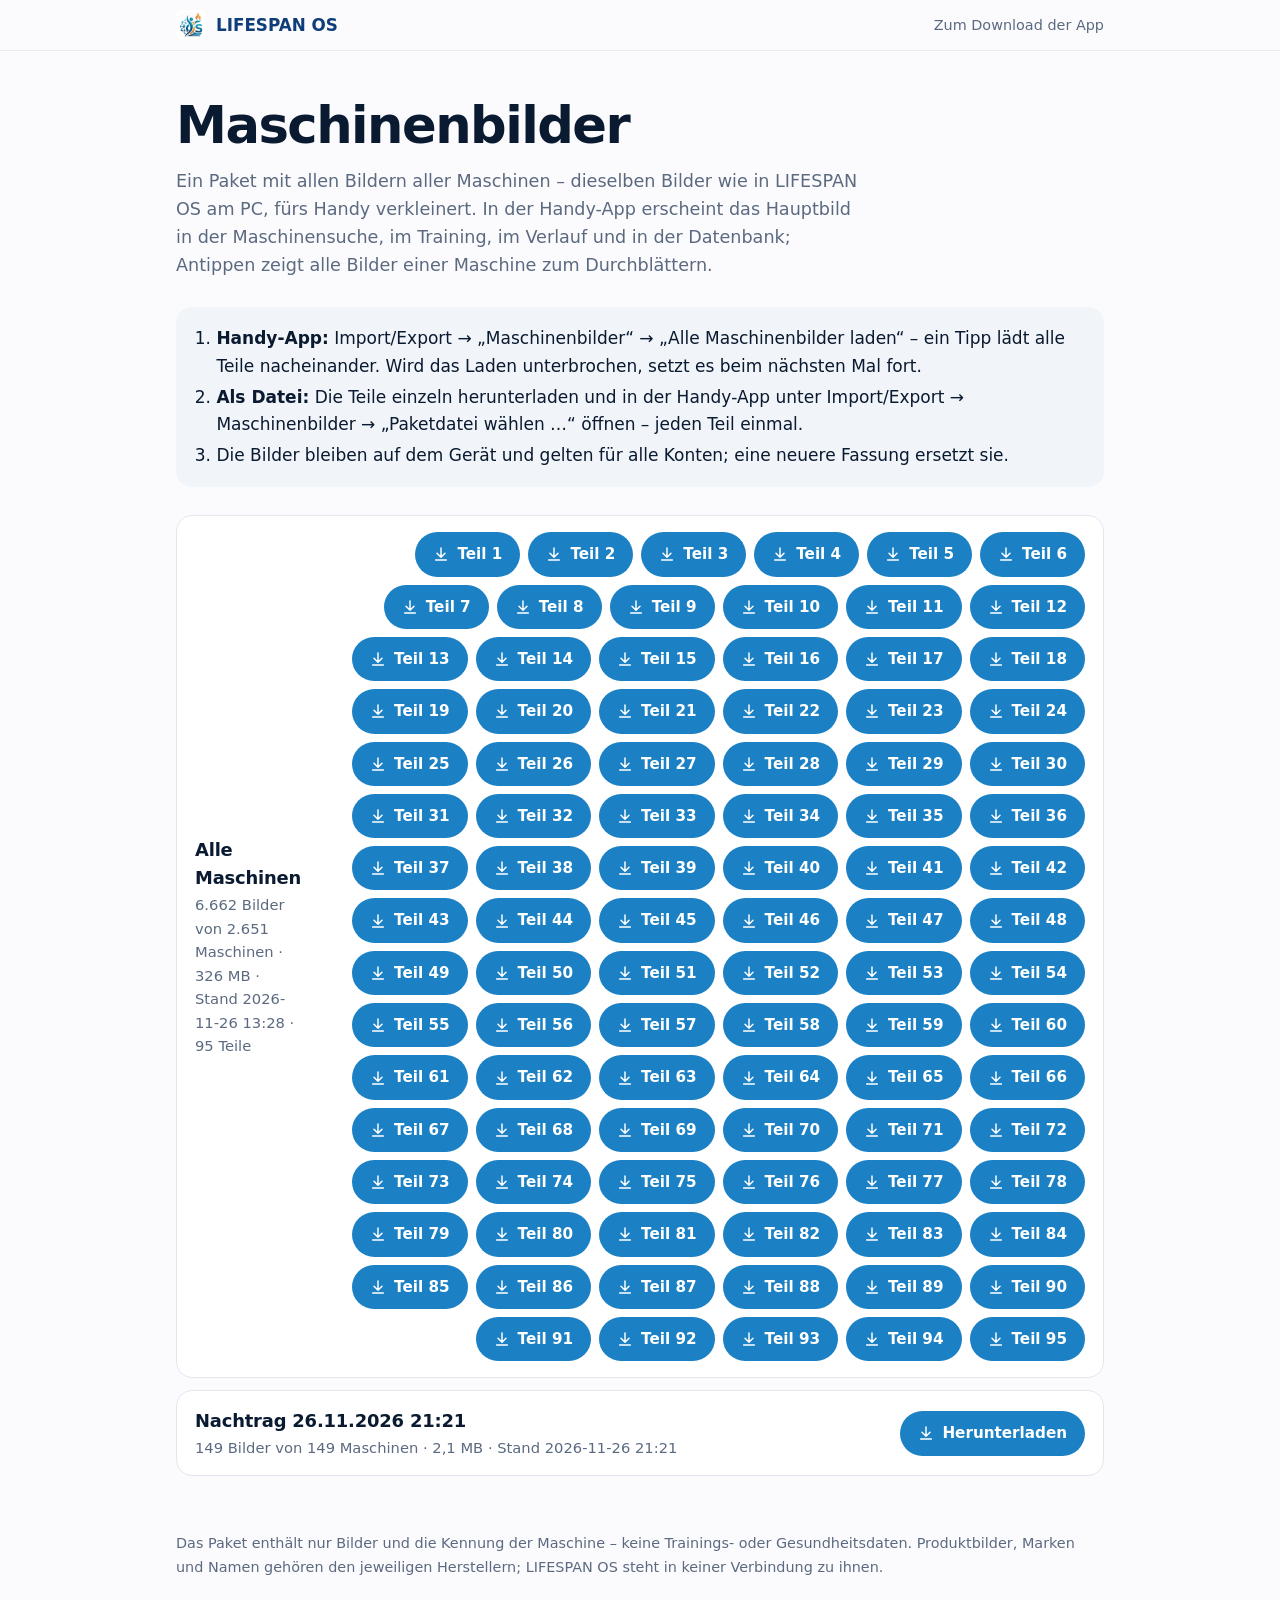
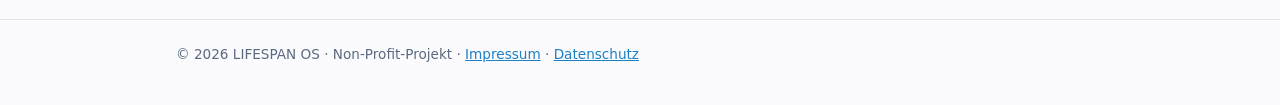
<file: bilder.html>
<!doctype html>
<html lang="de">
<head>
<meta charset="utf-8">
<meta name="viewport" content="width=device-width, initial-scale=1, viewport-fit=cover">
<meta name="description" content="Studio-Pakete für LIFESPAN OS: Fitnessstudios mit ihrer Maschinenliste und den Gerätenummern im Studio.">
<link rel="icon" type="image/png" href="app/icons/icon-192.png">
<title>Maschinenbilder · LIFESPAN OS</title>
<style>
/* Gleiche Farben wie die Startseite (bewusst nur helles Theme, wie index.html). Keine externen Schriften. */
:root {
  --bg: #fbfbfd;
  --surface: #ffffff;
  --surface-2: #f1f4f9;
  --line: #e2e7ef;
  --fg: #0a1a30;
  --muted: #5b6a80;
  --navy: #0f3d7a;
  --blue: #1b80c4;
  --orange: #f28a1a;
  --f-body: "Inter", "SF Pro Text", "Segoe UI", system-ui, sans-serif;
  --f-display: "Inter Display", "SF Pro Display", "Segoe UI", system-ui, sans-serif;
  color-scheme: light;
}
*, *::before, *::after { box-sizing: border-box; }
html, body { margin: 0; }
body { background: var(--bg); color: var(--fg); font-family: var(--f-body); font-size: 17px; line-height: 1.6; -webkit-font-smoothing: antialiased; }
a { color: var(--blue); }
:focus-visible { outline: 2px solid var(--blue); outline-offset: 3px; border-radius: 6px; }
.wrap { max-width: 960px; margin-inline: auto; padding-inline: max(16px, env(safe-area-inset-left, 0px)); }
header.site { position: sticky; top: 0; z-index: 2; background: rgba(251,251,253,.85); backdrop-filter: saturate(180%) blur(18px); -webkit-backdrop-filter: saturate(180%) blur(18px); border-bottom: 1px solid rgba(10,26,48,.07); }
header.site .wrap { display: flex; align-items: center; justify-content: space-between; gap: 16px; padding-block: 10px; }
.brand { display: flex; align-items: center; gap: 10px; text-decoration: none; }
.brand img { width: 30px; height: 30px; border-radius: 7px; }
.brand span { font-family: var(--f-display); font-weight: 800; font-size: 1.05rem; color: var(--navy); }
header.site nav a { font-size: .9rem; color: var(--muted); text-decoration: none; }
h1 { font-family: var(--f-display); font-size: clamp(2rem, 6vw, 3.2rem); line-height: 1.05; letter-spacing: -0.03em; margin: 48px 0 14px; }
.lead { color: var(--muted); font-size: 1.1rem; max-width: 62ch; margin: 0 0 12px; }
.steps { margin: 28px 0; padding: 18px 20px; background: var(--surface-2); border-radius: 16px; }
.steps ol { margin: 0; padding-left: 1.2em; }
.steps li + li { margin-top: 4px; }
.list { list-style: none; margin: 0 0 56px; padding: 0; display: grid; gap: 12px; }
.pkg { display: grid; grid-template-columns: 1fr auto; gap: 6px 16px; align-items: center; padding: 16px 18px; background: var(--surface); border: 1px solid var(--line); border-radius: 16px; }
.pkg h2 { margin: 0; font-family: var(--f-display); font-size: 1.12rem; letter-spacing: -0.01em; }
.pkg p { margin: 0; color: var(--muted); font-size: .92rem; }
.pkg .meta { font-variant-numeric: tabular-nums; }
.dl { display: inline-flex; align-items: center; gap: 8px; padding: 10px 18px; border-radius: 999px; background: var(--blue); color: #fff; font-weight: 600; font-size: .95rem; text-decoration: none; white-space: nowrap; min-height: 44px; }
.dl:hover { background: #166ca6; }
.dl svg { width: 16px; height: 16px; }
.note { color: var(--muted); font-size: .9rem; margin: 0 0 40px; }
footer { border-top: 1px solid var(--line); padding: 24px 0 40px; color: var(--muted); font-size: .85rem; }
@media (max-width: 600px) {
  .pkg { grid-template-columns: 1fr; }
  .dl { justify-content: center; }
}
.dls { display: flex; flex-wrap: wrap; gap: 8px; justify-content: flex-end; }
</style>
</head>
<body>
<header class="site">
  <div class="wrap">
    <a class="brand" href="./"><img src="app/icons/icon-192.png" alt="" width="30" height="30"><span>LIFESPAN OS</span></a>
    <nav><a href="./#download">Zum Download der App</a></nav>
  </div>
</header>
<main class="wrap">
  <h1>Maschinenbilder</h1>
  <p class="lead">Ein Paket mit allen Bildern aller Maschinen – dieselben Bilder wie in LIFESPAN OS am PC, fürs Handy verkleinert. In der Handy-App erscheint das Hauptbild in der Maschinensuche, im Training, im Verlauf und in der Datenbank; Antippen zeigt alle Bilder einer Maschine zum Durchblättern.</p>
  <div class="steps">
    <ol>
      <li><b>Handy-App:</b> Import/Export → „Maschinenbilder“ → „Alle Maschinenbilder laden“ – ein Tipp lädt alle Teile nacheinander. Wird das Laden unterbrochen, setzt es beim nächsten Mal fort.</li>
      <li><b>Als Datei:</b> Die Teile einzeln herunterladen und in der Handy-App unter Import/Export → Maschinenbilder → „Paketdatei wählen …“ öffnen – jeden Teil einmal.</li>
      <li>Die Bilder bleiben auf dem Gerät und gelten für alle Konten; eine neuere Fassung ersetzt sie.</li>
    </ol>
  </div>
  <ul class="list" id="list" aria-live="polite">
    <li class="note">Liste wird geladen …</li>
  </ul>
  <p class="note">Das Paket enthält nur Bilder und die Kennung der Maschine – keine Trainings- oder Gesundheitsdaten. Produktbilder, Marken und Namen gehören den jeweiligen Herstellern; LIFESPAN OS steht in keiner Verbindung zu ihnen.</p>
</main>
<footer>
  <div class="wrap">© 2026 LIFESPAN OS · Non-Profit-Projekt · <a href="./#impressum">Impressum</a> · <a href="./#datenschutz">Datenschutz</a></div>
</footer>
<script>
(function () {
  var list = document.getElementById("list");
  var icon = '<svg viewBox="0 0 24 24" fill="none" stroke="currentColor" stroke-width="2.2" stroke-linecap="round" stroke-linejoin="round" aria-hidden="true"><path d="M12 3v12M6 11l6 6 6-6M4 21h16"/></svg>';
  var esc = function (v) { return String(v == null ? "" : v).replace(/[&<>"]/g, function (c) { return { "&": "&amp;", "<": "&lt;", ">": "&gt;", '"': "&quot;" }[c]; }); };
  var num = function (n) { return Number(n || 0).toLocaleString("de-DE"); };
  var stand = function (v) { var m = /^(\d{4})-(\d{2})-(\d{2})$/.exec(v || ""); return m ? m[3] + "." + m[2] + "." + m[1] : esc(v); };
  var mb = function (b) { return (Number(b || 0) / 1048576).toLocaleString("de-DE", { maximumFractionDigits: 1 }) + " MB"; };
  fetch("app/bilder/index.json", { cache: "no-cache" })
    .then(function (r) { if (!r.ok) throw new Error(); return r.json(); })
    .then(function (d) {
      var p = (d.packages || []).slice().sort(function (a, b) { return a.manufacturer.localeCompare(b.manufacturer, "de"); });
      list.innerHTML = p.length ? p.map(function (x) {
        var files = x.files || [];
        var links = files.map(function (f, i) {
          return '<a class="dl" href="app/bilder/' + encodeURIComponent(f) + '" download="' + esc(f) + '">' + icon + (files.length > 1 ? "Teil " + (i + 1) : "Herunterladen") + '</a>';
        }).join("");
        return '<li class="pkg"><div><h2>' + esc(x.manufacturer) + '</h2>' +
          '<p class="meta">' + num(x.images) + ' Bilder' + (x.machines ? ' von ' + num(x.machines) + ' Maschinen' : '') + ' · ' + mb(x.bytes) + ' · Stand ' + stand(x.version) + (files.length > 1 ? ' · ' + files.length + ' Teile' : '') + '</p></div>' +
          '<div class="dls">' + links + '</div></li>';
      }).join("") : '<li class="note">Noch kein Bilderpaket.</li>';
    })
    .catch(function () {
      list.innerHTML = '<li class="note">Die Liste konnte nicht geladen werden. Bitte später erneut versuchen.</li>';
    });
})();
</script>
</body>
</html>
</file>
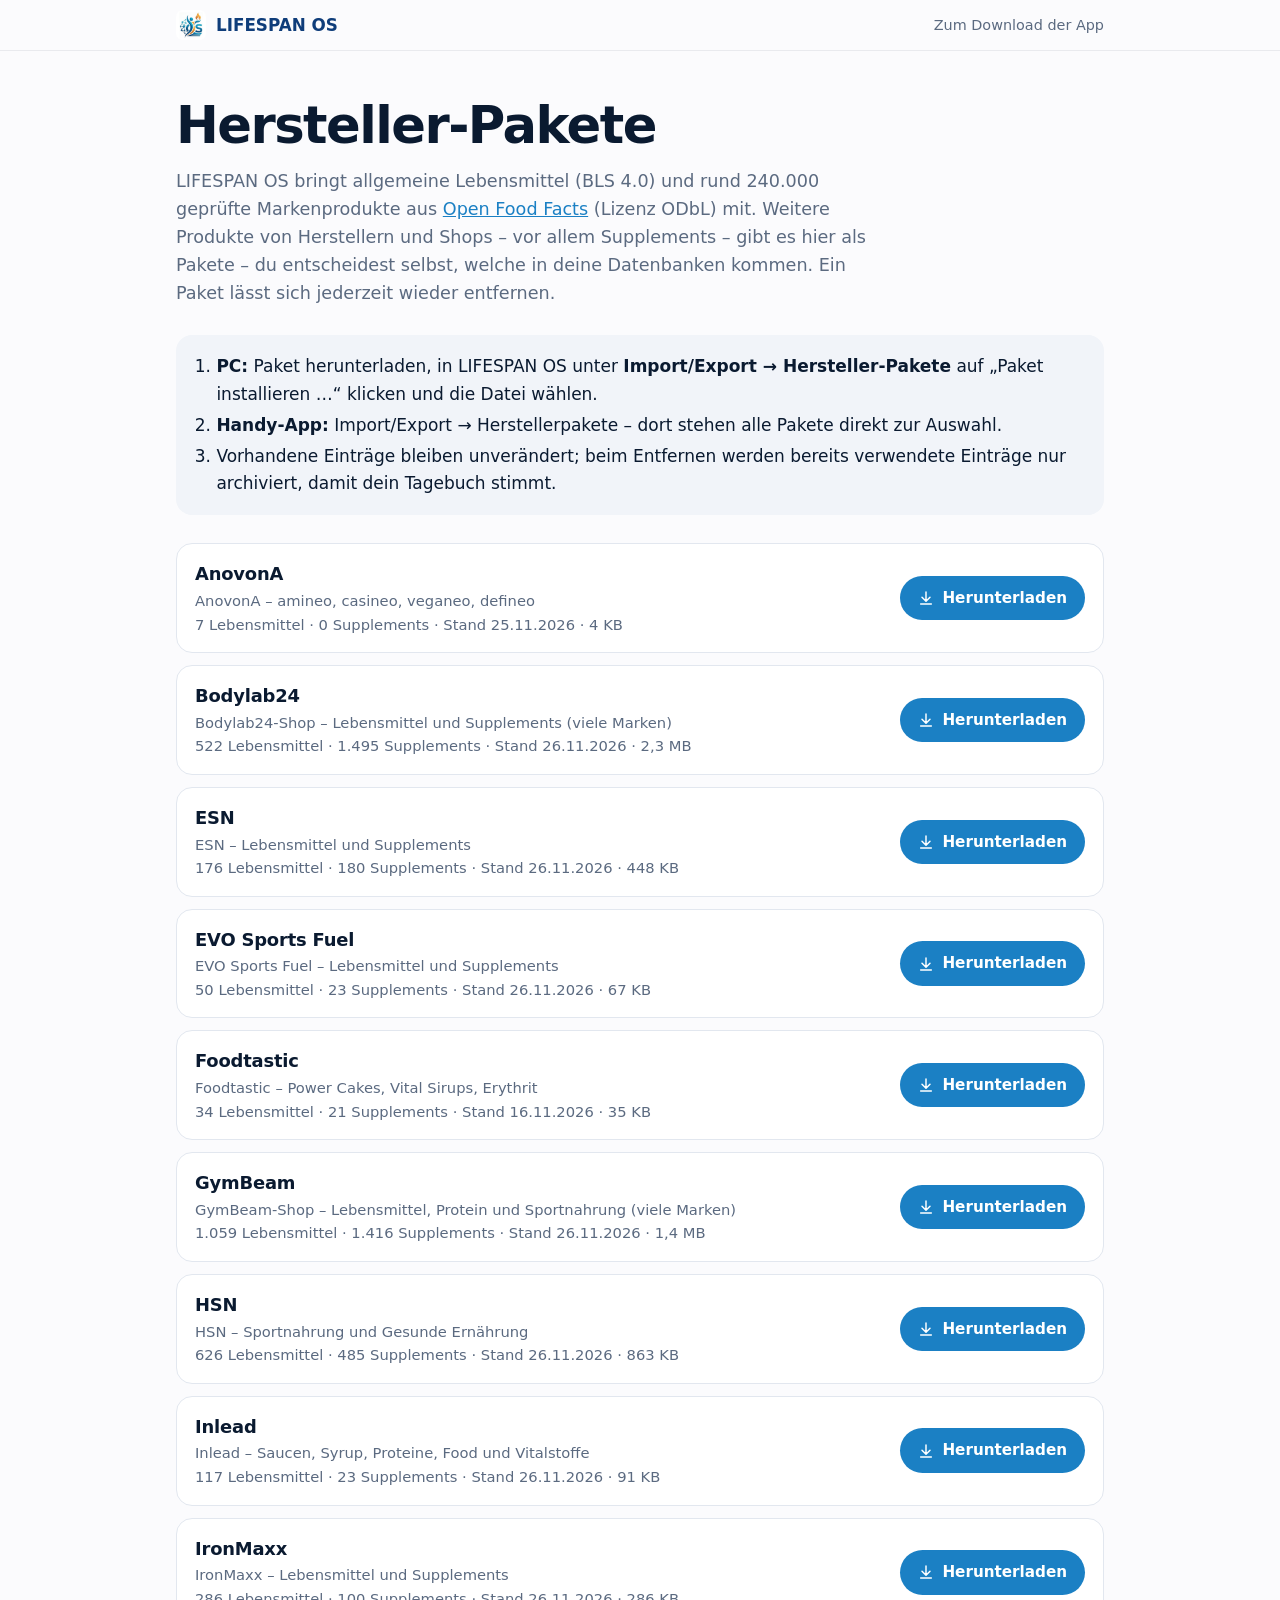
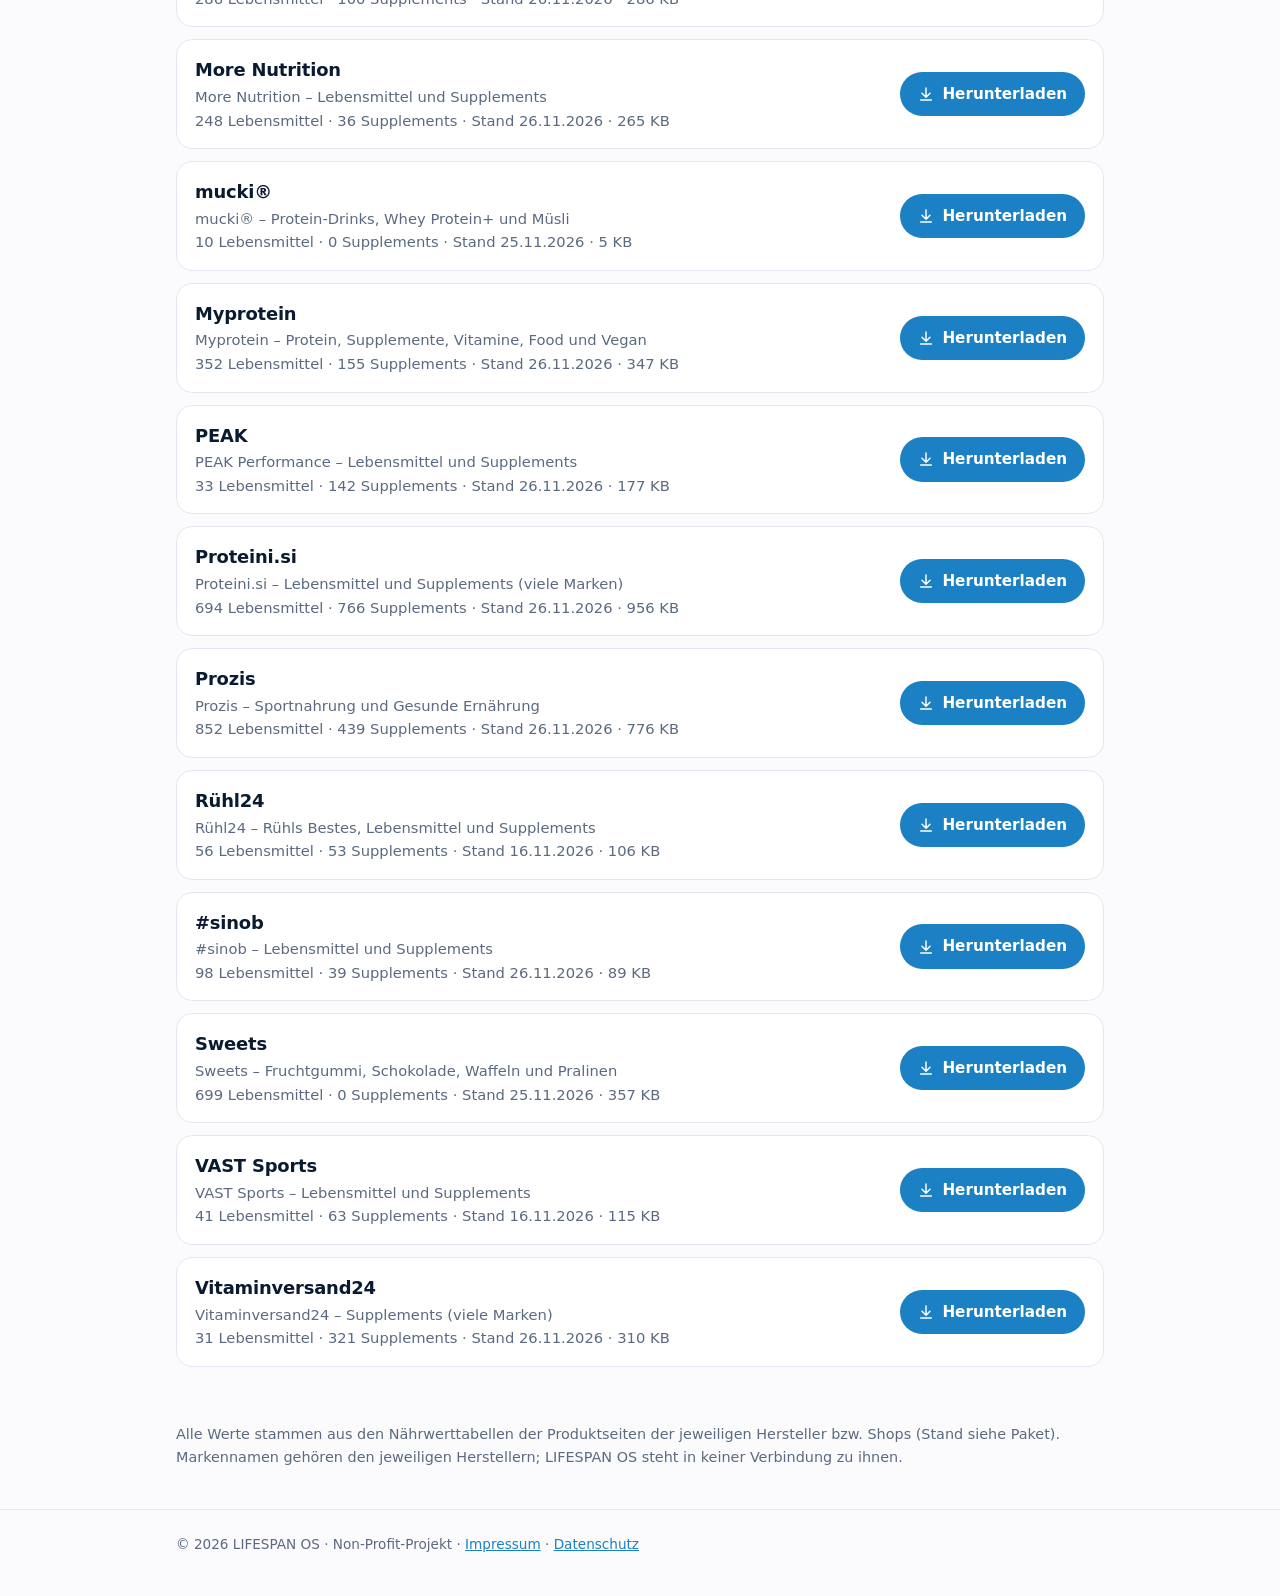
<file: pakete.html>
<!doctype html>
<html lang="de">
<head>
<meta charset="utf-8">
<meta name="viewport" content="width=device-width, initial-scale=1, viewport-fit=cover">
<meta name="description" content="Hersteller-Pakete für LIFESPAN OS: Lebensmittel und Supplements von Herstellern und Shops – du wählst selbst, welche du installierst.">
<link rel="icon" type="image/png" href="app/icons/icon-192.png">
<title>Hersteller-Pakete · LIFESPAN OS</title>
<style>
/* Gleiche Farben wie die Startseite (bewusst nur helles Theme, wie index.html). Keine externen Schriften. */
:root {
  --bg: #fbfbfd;
  --surface: #ffffff;
  --surface-2: #f1f4f9;
  --line: #e2e7ef;
  --fg: #0a1a30;
  --muted: #5b6a80;
  --navy: #0f3d7a;
  --blue: #1b80c4;
  --orange: #f28a1a;
  --f-body: "Inter", "SF Pro Text", "Segoe UI", system-ui, sans-serif;
  --f-display: "Inter Display", "SF Pro Display", "Segoe UI", system-ui, sans-serif;
  color-scheme: light;
}
*, *::before, *::after { box-sizing: border-box; }
html, body { margin: 0; }
body { background: var(--bg); color: var(--fg); font-family: var(--f-body); font-size: 17px; line-height: 1.6; -webkit-font-smoothing: antialiased; }
a { color: var(--blue); }
:focus-visible { outline: 2px solid var(--blue); outline-offset: 3px; border-radius: 6px; }
.wrap { max-width: 960px; margin-inline: auto; padding-inline: max(16px, env(safe-area-inset-left, 0px)); }
header.site { position: sticky; top: 0; z-index: 2; background: rgba(251,251,253,.85); backdrop-filter: saturate(180%) blur(18px); -webkit-backdrop-filter: saturate(180%) blur(18px); border-bottom: 1px solid rgba(10,26,48,.07); }
header.site .wrap { display: flex; align-items: center; justify-content: space-between; gap: 16px; padding-block: 10px; }
.brand { display: flex; align-items: center; gap: 10px; text-decoration: none; }
.brand img { width: 30px; height: 30px; border-radius: 7px; }
.brand span { font-family: var(--f-display); font-weight: 800; font-size: 1.05rem; color: var(--navy); }
header.site nav a { font-size: .9rem; color: var(--muted); text-decoration: none; }
h1 { font-family: var(--f-display); font-size: clamp(2rem, 6vw, 3.2rem); line-height: 1.05; letter-spacing: -0.03em; margin: 48px 0 14px; }
.lead { color: var(--muted); font-size: 1.1rem; max-width: 62ch; margin: 0 0 12px; }
.steps { margin: 28px 0; padding: 18px 20px; background: var(--surface-2); border-radius: 16px; }
.steps ol { margin: 0; padding-left: 1.2em; }
.steps li + li { margin-top: 4px; }
.list { list-style: none; margin: 0 0 56px; padding: 0; display: grid; gap: 12px; }
.pkg { display: grid; grid-template-columns: 1fr auto; gap: 6px 16px; align-items: center; padding: 16px 18px; background: var(--surface); border: 1px solid var(--line); border-radius: 16px; }
.pkg h2 { margin: 0; font-family: var(--f-display); font-size: 1.12rem; letter-spacing: -0.01em; }
.pkg p { margin: 0; color: var(--muted); font-size: .92rem; }
.pkg .meta { font-variant-numeric: tabular-nums; }
.dl { display: inline-flex; align-items: center; gap: 8px; padding: 10px 18px; border-radius: 999px; background: var(--blue); color: #fff; font-weight: 600; font-size: .95rem; text-decoration: none; white-space: nowrap; min-height: 44px; }
.dl:hover { background: #166ca6; }
.dl svg { width: 16px; height: 16px; }
.note { color: var(--muted); font-size: .9rem; margin: 0 0 40px; }
footer { border-top: 1px solid var(--line); padding: 24px 0 40px; color: var(--muted); font-size: .85rem; }
@media (max-width: 600px) {
  .pkg { grid-template-columns: 1fr; }
  .dl { justify-content: center; }
}
</style>
</head>
<body>
<header class="site">
  <div class="wrap">
    <a class="brand" href="./"><img src="app/icons/icon-192.png" alt="" width="30" height="30"><span>LIFESPAN OS</span></a>
    <nav><a href="./#download">Zum Download der App</a></nav>
  </div>
</header>
<main class="wrap">
  <h1>Hersteller-Pakete</h1>
  <p class="lead">LIFESPAN OS bringt allgemeine Lebensmittel (BLS 4.0) und rund 240.000 geprüfte Markenprodukte aus <a href="https://world.openfoodfacts.org" rel="noopener">Open Food Facts</a> (Lizenz ODbL) mit. Weitere Produkte von Herstellern und Shops – vor allem Supplements – gibt es hier als Pakete – du entscheidest selbst, welche in deine Datenbanken kommen. Ein Paket lässt sich jederzeit wieder entfernen.</p>
  <div class="steps">
    <ol>
      <li><b>PC:</b> Paket herunterladen, in LIFESPAN OS unter <b>Import/Export → Hersteller-Pakete</b> auf „Paket installieren …“ klicken und die Datei wählen.</li>
      <li><b>Handy-App:</b> Import/Export → Herstellerpakete – dort stehen alle Pakete direkt zur Auswahl.</li>
      <li>Vorhandene Einträge bleiben unverändert; beim Entfernen werden bereits verwendete Einträge nur archiviert, damit dein Tagebuch stimmt.</li>
    </ol>
  </div>
  <ul class="list" id="list" aria-live="polite">
    <li class="note">Paketliste wird geladen …</li>
  </ul>
  <p class="note">Alle Werte stammen aus den Nährwerttabellen der Produktseiten der jeweiligen Hersteller bzw. Shops (Stand siehe Paket). Markennamen gehören den jeweiligen Herstellern; LIFESPAN OS steht in keiner Verbindung zu ihnen.</p>
</main>
<footer>
  <div class="wrap">© 2026 LIFESPAN OS · Non-Profit-Projekt · <a href="./#impressum">Impressum</a> · <a href="./#datenschutz">Datenschutz</a></div>
</footer>
<script>
(function () {
  var list = document.getElementById("list");
  var icon = '<svg viewBox="0 0 24 24" fill="none" stroke="currentColor" stroke-width="2.2" stroke-linecap="round" stroke-linejoin="round" aria-hidden="true"><path d="M12 3v12M6 11l6 6 6-6M4 21h16"/></svg>';
  var esc = function (v) { return String(v == null ? "" : v).replace(/[&<>"]/g, function (c) { return { "&": "&amp;", "<": "&lt;", ">": "&gt;", '"': "&quot;" }[c]; }); };
  var num = function (n) { return Number(n || 0).toLocaleString("de-DE"); };
  var size = function (b) { return b >= 1048576 ? (b / 1048576).toLocaleString("de-DE", { maximumFractionDigits: 1 }) + " MB" : Math.max(1, Math.round(b / 1024)) + " KB"; };
  var stand = function (v) { var m = /^(\d{4})\.(\d{2})\.(\d{2})$/.exec(v || ""); return m ? m[3] + "." + m[2] + "." + m[1] : esc(v); };
  fetch("app/pakete/index.json", { cache: "no-cache" })
    .then(function (r) { if (!r.ok) throw new Error(); return r.json(); })
    .then(function (d) {
      var p = (d.packages || []).slice().sort(function (a, b) { return a.manufacturer.replace(/^#/, "").localeCompare(b.manufacturer.replace(/^#/, ""), "de"); });
      list.innerHTML = p.map(function (x) {
        return '<li class="pkg"><div><h2>' + esc(x.manufacturer) + '</h2><p>' + esc(x.title) + '</p>' +
          '<p class="meta">' + num(x.foods) + ' Lebensmittel · ' + num(x.supplements) + ' Supplements · Stand ' + stand(x.version) + ' · ' + size(x.bytes) + '</p></div>' +
          '<a class="dl" href="app/pakete/' + encodeURIComponent(x.file) + '" download="' + esc(x.file) + '">' + icon + 'Herunterladen</a></li>';
      }).join("");
    })
    .catch(function () {
      list.innerHTML = '<li class="note">Die Paketliste konnte nicht geladen werden. Bitte später erneut versuchen.</li>';
    });
})();
</script>
</body>
</html>
</file>
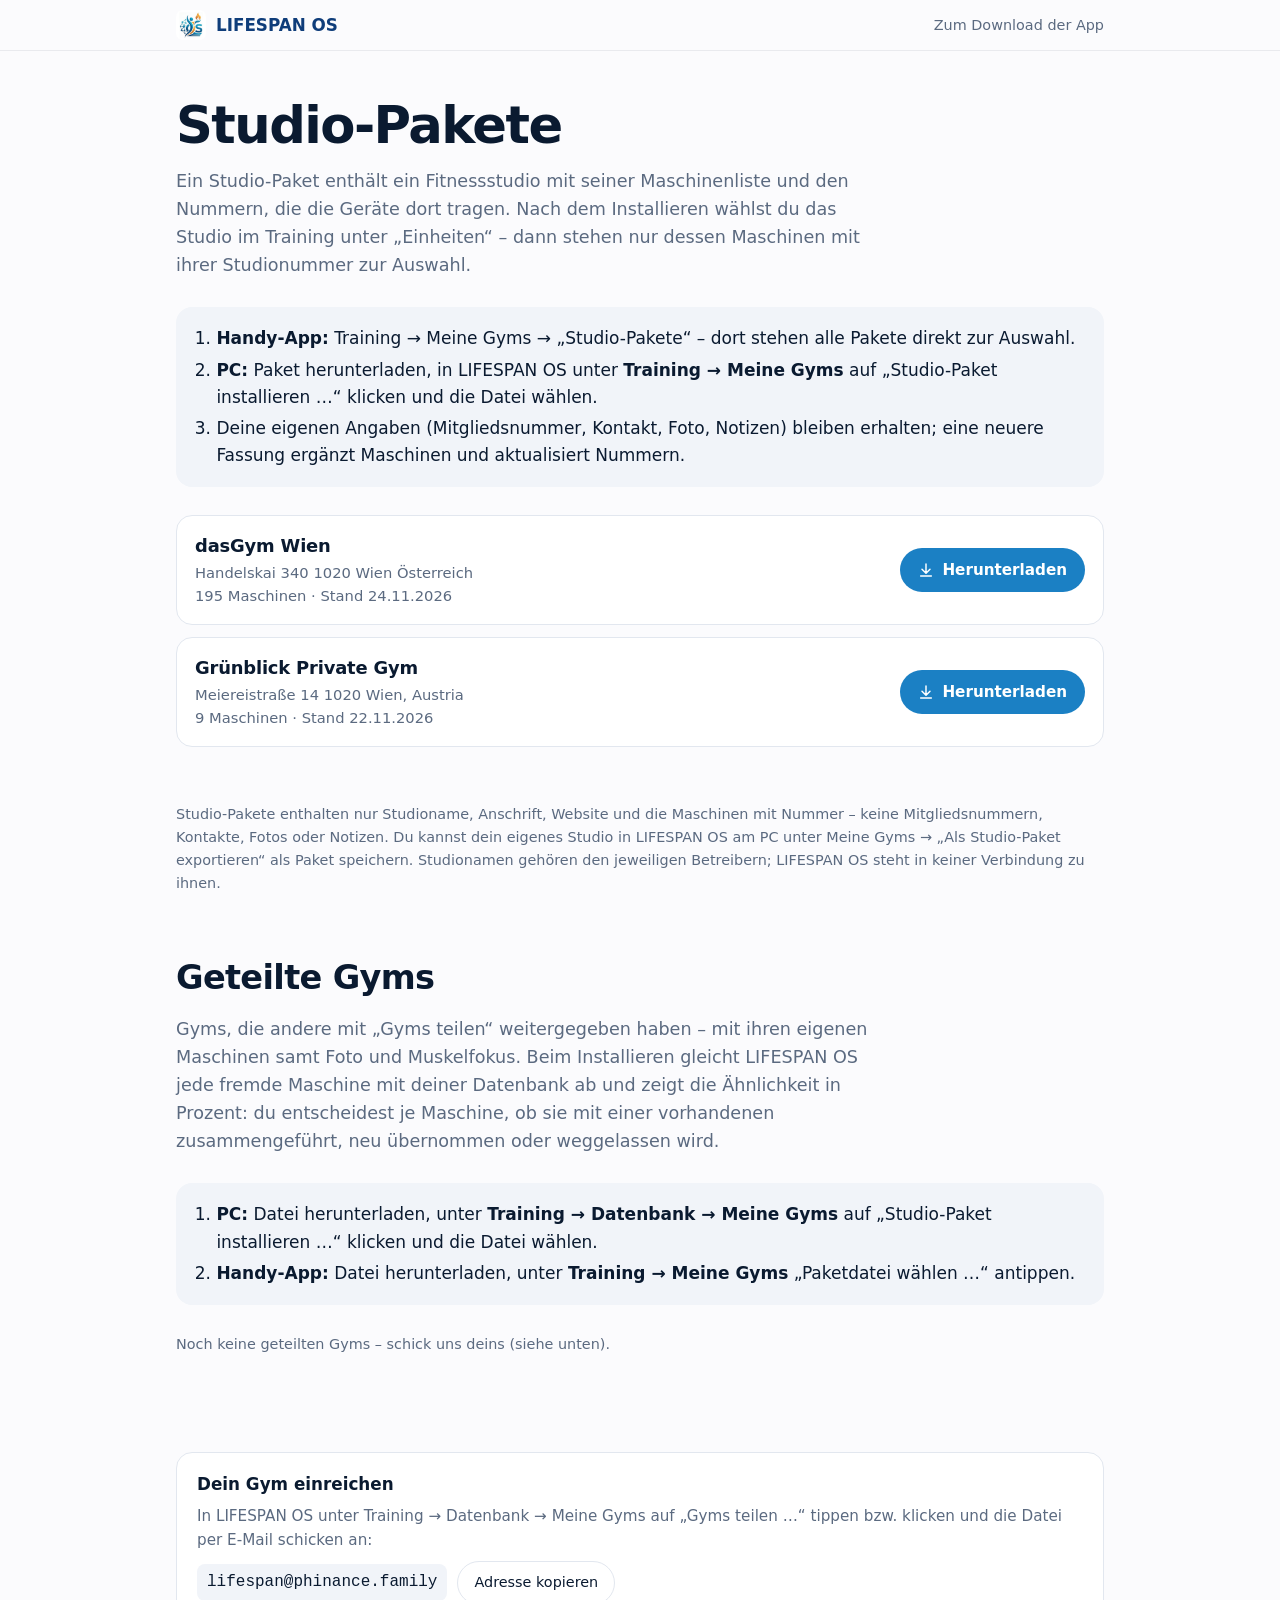
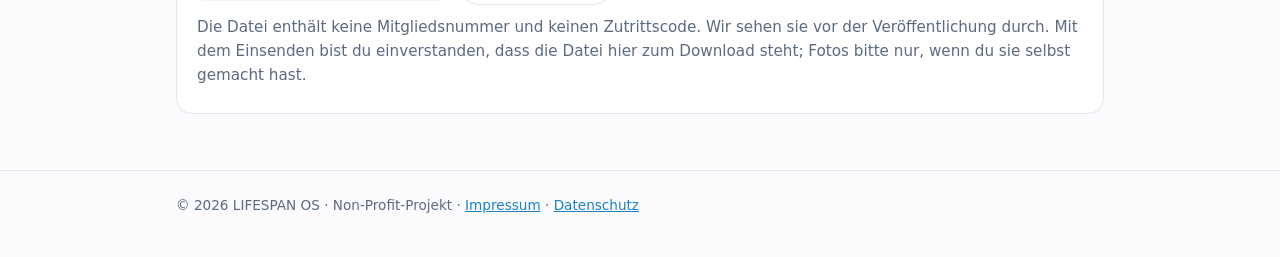
<file: studios.html>
<!doctype html>
<html lang="de">
<head>
<meta charset="utf-8">
<meta name="viewport" content="width=device-width, initial-scale=1, viewport-fit=cover">
<meta name="description" content="Studio-Pakete und geteilte Gyms für LIFESPAN OS: Fitnessstudios mit ihrer Maschinenliste und den Gerätenummern im Studio.">
<link rel="icon" type="image/png" href="app/icons/icon-192.png">
<title>Studio-Pakete · LIFESPAN OS</title>
<style>
/* Gleiche Farben wie die Startseite (bewusst nur helles Theme, wie index.html). Keine externen Schriften. */
:root {
  --bg: #fbfbfd;
  --surface: #ffffff;
  --surface-2: #f1f4f9;
  --line: #e2e7ef;
  --fg: #0a1a30;
  --muted: #5b6a80;
  --navy: #0f3d7a;
  --blue: #1b80c4;
  --orange: #f28a1a;
  --f-body: "Inter", "SF Pro Text", "Segoe UI", system-ui, sans-serif;
  --f-display: "Inter Display", "SF Pro Display", "Segoe UI", system-ui, sans-serif;
  color-scheme: light;
}
*, *::before, *::after { box-sizing: border-box; }
html, body { margin: 0; }
body { background: var(--bg); color: var(--fg); font-family: var(--f-body); font-size: 17px; line-height: 1.6; -webkit-font-smoothing: antialiased; }
a { color: var(--blue); }
:focus-visible { outline: 2px solid var(--blue); outline-offset: 3px; border-radius: 6px; }
.wrap { max-width: 960px; margin-inline: auto; padding-inline: max(16px, env(safe-area-inset-left, 0px)); }
header.site { position: sticky; top: 0; z-index: 2; background: rgba(251,251,253,.85); backdrop-filter: saturate(180%) blur(18px); -webkit-backdrop-filter: saturate(180%) blur(18px); border-bottom: 1px solid rgba(10,26,48,.07); }
header.site .wrap { display: flex; align-items: center; justify-content: space-between; gap: 16px; padding-block: 10px; }
.brand { display: flex; align-items: center; gap: 10px; text-decoration: none; }
.brand img { width: 30px; height: 30px; border-radius: 7px; }
.brand span { font-family: var(--f-display); font-weight: 800; font-size: 1.05rem; color: var(--navy); }
header.site nav a { font-size: .9rem; color: var(--muted); text-decoration: none; }
h1 { font-family: var(--f-display); font-size: clamp(2rem, 6vw, 3.2rem); line-height: 1.05; letter-spacing: -0.03em; margin: 48px 0 14px; }
.lead { color: var(--muted); font-size: 1.1rem; max-width: 62ch; margin: 0 0 12px; }
.steps { margin: 28px 0; padding: 18px 20px; background: var(--surface-2); border-radius: 16px; }
.steps ol { margin: 0; padding-left: 1.2em; }
.steps li + li { margin-top: 4px; }
.list { list-style: none; margin: 0 0 56px; padding: 0; display: grid; gap: 12px; }
.pkg { display: grid; grid-template-columns: 1fr auto; gap: 6px 16px; align-items: center; padding: 16px 18px; background: var(--surface); border: 1px solid var(--line); border-radius: 16px; }
.pkg h2 { margin: 0; font-family: var(--f-display); font-size: 1.12rem; letter-spacing: -0.01em; }
.pkg p { margin: 0; color: var(--muted); font-size: .92rem; }
.pkg .meta { font-variant-numeric: tabular-nums; }
.dl { display: inline-flex; align-items: center; gap: 8px; padding: 10px 18px; border-radius: 999px; background: var(--blue); color: #fff; font-weight: 600; font-size: .95rem; text-decoration: none; white-space: nowrap; min-height: 44px; }
.dl:hover { background: #166ca6; }
.dl svg { width: 16px; height: 16px; }
.note { color: var(--muted); font-size: .9rem; margin: 0 0 40px; }
h2.section { font-family: var(--f-display); font-size: clamp(1.5rem, 4vw, 2.1rem); letter-spacing: -0.02em; margin: 56px 0 10px; }
.submit { margin: 0 0 56px; padding: 18px 20px; border: 1px solid var(--line); border-radius: 16px; background: var(--surface); }
.submit h3 { margin: 0 0 6px; font-size: 1.05rem; }
.submit p { margin: 0 0 8px; color: var(--muted); font-size: .95rem; }
.mailrow { display: flex; flex-wrap: wrap; align-items: center; gap: 10px; }
.mailrow code { font-size: 1rem; padding: 6px 10px; background: var(--surface-2); border-radius: 8px; user-select: all; }
.copy { min-height: 44px; padding: 8px 16px; border-radius: 999px; border: 1px solid var(--line); background: var(--surface); color: var(--fg); font: inherit; font-size: .9rem; cursor: pointer; }
.tag { display: inline-block; margin-left: 6px; padding: 1px 8px; border-radius: 999px; background: #fff1e0; color: #8a4500; font-size: .78rem; font-weight: 600; vertical-align: middle; }
footer { border-top: 1px solid var(--line); padding: 24px 0 40px; color: var(--muted); font-size: .85rem; }
@media (max-width: 600px) {
  .pkg { grid-template-columns: 1fr; }
  .dl { justify-content: center; }
}
</style>
</head>
<body>
<header class="site">
  <div class="wrap">
    <a class="brand" href="./"><img src="app/icons/icon-192.png" alt="" width="30" height="30"><span>LIFESPAN OS</span></a>
    <nav><a href="./#download">Zum Download der App</a></nav>
  </div>
</header>
<main class="wrap">
  <h1>Studio-Pakete</h1>
  <p class="lead">Ein Studio-Paket enthält ein Fitnessstudio mit seiner Maschinenliste und den Nummern, die die Geräte dort tragen. Nach dem Installieren wählst du das Studio im Training unter „Einheiten“ – dann stehen nur dessen Maschinen mit ihrer Studionummer zur Auswahl.</p>
  <div class="steps">
    <ol>
      <li><b>Handy-App:</b> Training → Meine Gyms → „Studio-Pakete“ – dort stehen alle Pakete direkt zur Auswahl.</li>
      <li><b>PC:</b> Paket herunterladen, in LIFESPAN OS unter <b>Training → Meine Gyms</b> auf „Studio-Paket installieren …“ klicken und die Datei wählen.</li>
      <li>Deine eigenen Angaben (Mitgliedsnummer, Kontakt, Foto, Notizen) bleiben erhalten; eine neuere Fassung ergänzt Maschinen und aktualisiert Nummern.</li>
    </ol>
  </div>
  <ul class="list" id="list" aria-live="polite">
    <li class="note">Liste wird geladen …</li>
  </ul>
  <p class="note">Studio-Pakete enthalten nur Studioname, Anschrift, Website und die Maschinen mit Nummer – keine Mitgliedsnummern, Kontakte, Fotos oder Notizen. Du kannst dein eigenes Studio in LIFESPAN OS am PC unter Meine Gyms → „Als Studio-Paket exportieren“ als Paket speichern. Studionamen gehören den jeweiligen Betreibern; LIFESPAN OS steht in keiner Verbindung zu ihnen.</p>

  <h2 class="section" id="geteilte-gyms">Geteilte Gyms</h2>
  <p class="lead">Gyms, die andere mit „Gyms teilen“ weitergegeben haben – mit ihren eigenen Maschinen samt Foto und Muskelfokus. Beim Installieren gleicht LIFESPAN OS jede fremde Maschine mit deiner Datenbank ab und zeigt die Ähnlichkeit in Prozent: du entscheidest je Maschine, ob sie mit einer vorhandenen zusammengeführt, neu übernommen oder weggelassen wird.</p>
  <div class="steps">
    <ol>
      <li><b>PC:</b> Datei herunterladen, unter <b>Training → Datenbank → Meine Gyms</b> auf „Studio-Paket installieren …“ klicken und die Datei wählen.</li>
      <li><b>Handy-App:</b> Datei herunterladen, unter <b>Training → Meine Gyms</b> „Paketdatei wählen …“ antippen.</li>
    </ol>
  </div>
  <ul class="list" id="gyms" aria-live="polite">
    <li class="note">Liste wird geladen …</li>
  </ul>
  <div class="submit">
    <h3>Dein Gym einreichen</h3>
    <p>In LIFESPAN OS unter Training → Datenbank → Meine Gyms auf „Gyms teilen …“ tippen bzw. klicken und die Datei per E-Mail schicken an:</p>
    <div class="mailrow"><code id="mail">lifespan@phinance.family</code> <button type="button" class="copy" id="copy-mail">Adresse kopieren</button></div>
    <p style="margin-top:10px">Die Datei enthält keine Mitgliedsnummer und keinen Zutrittscode. Wir sehen sie vor der Veröffentlichung durch. Mit dem Einsenden bist du einverstanden, dass die Datei hier zum Download steht; Fotos bitte nur, wenn du sie selbst gemacht hast.</p>
  </div>
</main>
<footer>
  <div class="wrap">© 2026 LIFESPAN OS · Non-Profit-Projekt · <a href="./#impressum">Impressum</a> · <a href="./#datenschutz">Datenschutz</a></div>
</footer>
<script>
(function () {
  var list = document.getElementById("list");
  var icon = '<svg viewBox="0 0 24 24" fill="none" stroke="currentColor" stroke-width="2.2" stroke-linecap="round" stroke-linejoin="round" aria-hidden="true"><path d="M12 3v12M6 11l6 6 6-6M4 21h16"/></svg>';
  var esc = function (v) { return String(v == null ? "" : v).replace(/[&<>"]/g, function (c) { return { "&": "&amp;", "<": "&lt;", ">": "&gt;", '"': "&quot;" }[c]; }); };
  var num = function (n) { return Number(n || 0).toLocaleString("de-DE"); };
  var stand = function (v) { var m = /^(\d{4})-(\d{2})-(\d{2})$/.exec(v || ""); return m ? m[3] + "." + m[2] + "." + m[1] : esc(v); };
  fetch("app/studios/index.json", { cache: "no-cache" })
    .then(function (r) { if (!r.ok) throw new Error(); return r.json(); })
    .then(function (d) {
      var p = (d.studios || []).slice().sort(function (a, b) { return a.name.localeCompare(b.name, "de"); });
      list.innerHTML = p.length ? p.map(function (x) {
        return '<li class="pkg"><div><h2>' + esc(x.name) + '</h2>' + (x.address ? '<p>' + esc(x.address) + '</p>' : '') +
          '<p class="meta">' + num(x.machines) + ' Maschinen · Stand ' + stand(x.created) + '</p></div>' +
          '<a class="dl" href="app/studios/' + encodeURIComponent(x.file) + '" download="' + esc(x.file) + '">' + icon + 'Herunterladen</a></li>';
      }).join("") : '<li class="note">Noch keine Studio-Pakete.</li>';
    })
    .catch(function () {
      list.innerHTML = '<li class="note">Die Liste konnte nicht geladen werden. Bitte später erneut versuchen.</li>';
    });
  // Geteilte Gyms (Gym-Dateien „lifespan-studios“ von Nutzern, 25.11.2026)
  var gyms = document.getElementById("gyms");
  var kb = function (b) { return b >= 1048576 ? (b / 1048576).toLocaleString("de-DE", { maximumFractionDigits: 1 }) + " MB" : Math.max(1, Math.round(b / 1024)) + " KB"; };
  fetch("app/gyms/index.json", { cache: "no-cache" })
    .then(function (r) { if (!r.ok) throw new Error(); return r.json(); })
    .then(function (d) {
      var g = (d.gyms || []).slice().sort(function (a, b) { return a.name.localeCompare(b.name, "de"); });
      gyms.innerHTML = g.length ? g.map(function (x) {
        return '<li class="pkg"><div><h2>' + esc(x.name) + (x.own ? '<span class="tag">' + num(x.own) + ' eigene Maschinen</span>' : '') + '</h2>' + (x.address ? '<p>' + esc(x.address) + '</p>' : '') +
          '<p class="meta">' + num(x.machines) + ' Maschinen · Stand ' + stand(x.created) + (x.size ? ' · ' + kb(x.size) : '') + (x.by ? ' · eingereicht von ' + esc(x.by) : '') + '</p></div>' +
          '<a class="dl" href="app/gyms/' + encodeURIComponent(x.file) + '" download="' + esc(x.file) + '">' + icon + 'Herunterladen</a></li>';
      }).join("") : '<li class="note">Noch keine geteilten Gyms – schick uns deins (siehe unten).</li>';
    })
    .catch(function () {
      gyms.innerHTML = '<li class="note">Noch keine geteilten Gyms – schick uns deins (siehe unten).</li>';
    });
  var copy = document.getElementById("copy-mail");
  copy.addEventListener("click", function () {
    var t = document.getElementById("mail").textContent;
    var done = function () { copy.textContent = "Kopiert"; setTimeout(function () { copy.textContent = "Adresse kopieren"; }, 1600); };
    if (navigator.clipboard) navigator.clipboard.writeText(t).then(done, function () {});
  });
})();
</script>
</body>
</html>
</file>
<file: app/app.css>
/* LIFESPAN OS Mobil – heller Look wie Desktop-App und Website (seit 1.1.4), große
   Bedienflächen (für die Hand im Gym). */
:root {
  --bg: #f3f5f9;
  --surface: #ffffff;
  --surface-2: #eef2f7;
  --line: #d8dfea;
  --fg: #0f1b2d;
  --muted: #5b6880;
  --blue: #1f6fd1;
  --orange: #f28a1a;
  --orange-ink: #1d0f00;
  /* Orange als Schrift auf Weiß (ausreichender Kontrast) */
  --orange-text: #b35a00;
  --ok: #1f9d5c;
  /* Grün für Text und volle Flächen mit weißem Zeichen (Kontrast ≥ 4,5:1, Prüfrunde 1.141.0) */
  --ok-text: #157a45;
  --ok-strong: #17834b;
  --danger: #c93c3c;
  --shadow: 0 1px 2px rgba(15, 27, 45, .06);
  --radius: 14px;
  --font: -apple-system, BlinkMacSystemFont, "SF Pro Text", "Segoe UI", Roboto, system-ui, sans-serif;
  /* Abstand zur Statusleiste/Notch; app.js setzt einen festen Wert, falls iOS 0 meldet */
  /* Statusleiste: Sicherheitsabstand minus 10 px – der Bereich unter Uhrzeit/Dynamic Island bleibt frei */
  --safe-top: max(0px, calc(env(safe-area-inset-top, 0px) - 58px));
  color-scheme: light;
}
* { box-sizing: border-box; -webkit-tap-highlight-color: transparent; }
html, body { margin: 0; background: var(--bg); color: var(--fg); font-family: var(--font); font-size: 17px; line-height: 1.45; }
body { padding: 0 0 calc(env(safe-area-inset-bottom) + 96px); min-height: 100vh; overscroll-behavior-y: none; }
/* Grundansicht (1.40.0): kein Überziehen nach oben/unten (Kopf und untere Leiste bleiben stehen), keine
   seitliche Verschiebung; Sprungziele landen unter dem fest stehenden Kopf (--head-h misst app.js) */
html { overscroll-behavior: none; overflow-x: clip; -webkit-text-size-adjust: 100%; text-size-adjust: 100%; scroll-padding-top: calc(var(--head-h, 90px) + 8px); }
body { overscroll-behavior: none; overflow-x: clip; }
button, input, select, textarea { font: inherit; color: inherit; }
button { cursor: pointer; }
:focus-visible { outline: 2px solid var(--blue); outline-offset: 2px; }
[hidden] { display: none !important; }
.boot { padding: 40px 20px; color: var(--muted); }

.wrap { max-width: 640px; margin: 0 auto; padding: 0 max(16px, env(safe-area-inset-right)) 0 max(16px, env(safe-area-inset-left)); }
/* Abstand nach oben: Statusleiste/Notch (safe-area) plus kleiner eigener Luftraum (1.1.5) */
.top { position: sticky; top: 0; padding-top: calc(var(--safe-top) + 2px); z-index: 10; background: var(--surface); border-bottom: 1px solid var(--line); }
.top .wrap { display: flex; align-items: center; gap: 10px; min-height: 52px; padding-bottom: 4px; }
.top h1 { font-size: 1.08rem; margin: 0; flex: 1; min-width: 0; white-space: nowrap; overflow: hidden; text-overflow: ellipsis; }
.top .sub { color: var(--muted); font-size: .8rem; font-weight: 500; display: block; }
.back { background: none; border: 0; color: var(--blue); font-size: 1rem; padding: 10px 6px 10px 0; font-weight: 600; }
.brand { display: flex; align-items: center; gap: 10px; flex: 1; }
.brand img { width: 30px; height: 30px; border-radius: 8px; }
.brand b { font-weight: 800; letter-spacing: -.01em; }
.brand small { color: var(--muted); font-weight: 600; }

main { display: grid; gap: 14px; padding-top: 22px; }
h2 { font-size: 1.3rem; margin: 6px 0 0; letter-spacing: -.01em; }
h3 { font-size: 1.02rem; margin: 0; }
p { margin: 0; }
.muted { color: var(--muted); }
.small { font-size: .86rem; }

.card { background: var(--surface); border: 1px solid var(--line); border-radius: var(--radius); padding: 16px; display: grid; gap: 12px; box-shadow: var(--shadow); }
.card.hl { border-color: var(--orange); }

.btn { display: inline-flex; align-items: center; justify-content: center; gap: 8px; min-height: 52px; padding: 12px 18px; border-radius: 12px; border: 1px solid var(--line); background: var(--surface-2); font-weight: 650; text-align: center; }
.btn.primary { background: var(--orange); color: var(--orange-ink); border-color: var(--orange); }
.btn.blue { background: var(--blue); color: #fff; border-color: var(--blue); }
.btn.ghost { background: transparent; }
.btn.danger { color: var(--danger); background: transparent; }
.btn.block { width: 100%; }
.btn.sm { min-height: 40px; padding: 8px 12px; font-size: .92rem; border-radius: 10px; }
.btn:disabled { opacity: .45; }
.row { display: flex; gap: 10px; flex-wrap: wrap; align-items: center; }
.row > .btn { flex: 1 1 140px; }
.grid2 { display: grid; grid-template-columns: 1fr 1fr; gap: 10px; }
.big-actions { display: grid; gap: 12px; }
.big-actions .btn { min-height: 76px; font-size: 1.12rem; flex-direction: column; gap: 2px; }
.big-actions .btn small { font-weight: 500; font-size: .82rem; opacity: .8; }

.list { display: grid; gap: 8px; }
.item { display: flex; align-items: center; gap: 12px; padding: 14px; background: var(--surface); border: 1px solid var(--line); border-radius: 12px; width: 100%; text-align: left; box-shadow: var(--shadow); }
.item .main { flex: 1; min-width: 0; display: grid; gap: 2px; }
.item .main b { font-weight: 650; overflow: hidden; text-overflow: ellipsis; }
.item .chev { color: var(--muted); font-size: 1.3rem; }
.num { display: inline-flex; align-items: center; justify-content: center; min-width: 48px; height: 40px; padding: 0 8px; border-radius: 10px; background: var(--surface-2); border: 1px solid var(--line); font-weight: 800; font-variant-numeric: tabular-nums; color: var(--orange-text); }
.num.none { color: var(--muted); font-weight: 600; font-size: .8rem; }
.tag { font-size: .74rem; color: var(--muted); border: 1px solid var(--line); border-radius: 99px; padding: 2px 8px; white-space: nowrap; }

.field { display: grid; gap: 6px; min-width: 0; }
/* 1.95.0: Eingaben in Rastern nie breiter als ihre Spalte */
.field > input, .field > select, .field > textarea { min-width: 0; max-width: 100%; }
.field label { font-size: .84rem; color: var(--muted); }
input:not([type]), input[type="text"], input[type="search"], input[type="number"], input[type="date"], input[type="time"], input[type="datetime-local"], input[type="email"], input[type="url"], input[type="tel"], textarea, select {
  width: 100%; min-height: 48px; padding: 10px 12px; border-radius: 10px; border: 1px solid var(--line); background: var(--surface); font-size: 1.05rem;
}
textarea { min-height: 80px; resize: vertical; }
.search { position: sticky; top: calc(var(--safe-top) + 59px); z-index: 5; background: var(--bg); padding: 4px 0 8px; display: grid; gap: 8px; }
.search input { font-size: 1.15rem; min-height: 54px; }
.toggle { display: flex; align-items: flex-start; gap: 10px; font-size: .92rem; color: var(--muted); }
.toggle input { flex: none; width: 22px; height: 22px; margin: 0; accent-color: var(--orange); }

/* Training */
.wo-head { display: flex; gap: 10px; align-items: baseline; justify-content: space-between; flex-wrap: wrap; }
/* 1.95.0: Kopf mit Überschrift und einem Knopf – Knopf bleibt rechts, die Überschrift bricht um */
.wo-head:has(> h3:first-child + .btn:last-child) { flex-wrap: nowrap; align-items: center; }
.wo-head:has(> h3:first-child + .btn:last-child) > h3 { min-width: 0; overflow-wrap: normal; }
.wo-head:has(> h3:first-child + .btn:last-child) > .btn { flex: none; }
.clock { font-variant-numeric: tabular-nums; font-weight: 700; color: var(--orange-text); }
.ex { background: var(--surface); border: 1px solid var(--line); border-radius: var(--radius); overflow: hidden; box-shadow: var(--shadow); }
.ex-head { display: flex; gap: 12px; align-items: flex-start; padding: 14px 14px 8px; }
.ex-head .main { flex: 1; min-width: 0; display: grid; gap: 2px; }
.ex-head b { font-size: 1.05rem; }
.last { font-size: .84rem; color: var(--muted); padding: 0 14px 10px; }
.last b { color: var(--fg); font-weight: 600; }
/* Gewichtsvorschlag (1.117.0): Markierung, Text und „Wie letztes Mal“ */
.ex-suggest { display: flex; flex-wrap: wrap; align-items: center; gap: 4px 8px; padding: 0 14px 10px; color: var(--muted); }
.ex-suggest p { margin: 0; flex: 1 1 200px; min-width: 0; }
.ex-suggest b { color: var(--fg); }
.pill.pill--suggest { color: var(--orange-text); border-color: var(--orange); background: transparent; }
.sets { display: grid; gap: 0; }
.set { display: grid; grid-template-columns: 30px 1fr 1fr 64px 52px; gap: 8px; align-items: center; padding: 8px 14px; border-top: 1px solid var(--line); }
.set.cardio { grid-template-columns: 30px 1fr 1fr 52px; }
.set.done { background: rgba(31,157,92,.08); }
.set .idx { font-weight: 700; color: var(--muted); text-align: center; font-variant-numeric: tabular-nums; }
.set .idx.w { color: var(--blue); font-size: .82rem; }
.set input { min-height: 50px; text-align: center; font-size: 1.15rem; font-weight: 650; padding: 6px; font-variant-numeric: tabular-nums; }
.set input.rpe { font-size: 1rem; }
.set .unit { font-size: .7rem; color: var(--muted); text-align: center; margin-top: -4px; }
.set-head { display: grid; grid-template-columns: 30px 1fr 1fr 64px 52px; gap: 8px; padding: 0 14px 6px; font-size: .72rem; color: var(--muted); text-align: center; text-transform: uppercase; letter-spacing: .04em; }
.set-head.cardio { grid-template-columns: 30px 1fr 1fr 52px; }
.check { width: 52px; height: 50px; border-radius: 12px; border: 2px solid var(--line); background: transparent; font-size: 1.4rem; display: grid; place-items: center; color: var(--muted); }
.check.on { background: var(--ok); border-color: var(--ok); color: #fff; }
.set-opts { display: flex; gap: 6px; padding: 0 14px 10px 52px; flex-wrap: wrap; }
.set-opts.effort { align-items: center; margin-top: -4px; }
.set-opts.effort .effort-label { width: 100%; font-size: .74rem; color: var(--muted); text-transform: uppercase; letter-spacing: .04em; }
.set-opts.effort .effort-hint { width: 100%; font-size: .8rem; font-weight: 600; color: var(--orange-text); }
.chip.del { margin-left: auto; min-width: 40px; }
.chip { min-height: 34px; padding: 4px 11px; border-radius: 99px; border: 1px solid var(--line); background: transparent; font-size: .82rem; color: var(--muted); }
.chip.on { border-color: var(--orange); color: var(--orange-text); background: rgba(242,138,26,.12); }
.chip.del { color: var(--danger); }
/* Resistanceband: Farben kombinierbar (1.155.0) */
.settings-grid .band-field { grid-column: 1 / -1; }
.band-colors { display: flex; flex-wrap: wrap; gap: 6px; margin-top: 6px; }
.ex-foot { display: flex; gap: 8px; padding: 10px 14px 14px; flex-wrap: wrap; }
.ex-foot .btn { flex: 1 1 120px; }
details.settings { padding: 0 14px 10px; }
details.settings summary { color: var(--blue); font-size: .9rem; padding: 6px 0; cursor: pointer; }
.settings-grid { display: grid; grid-template-columns: 1fr 1fr; gap: 8px; padding-top: 6px; }
.settings-grid .field label { font-size: .76rem; }
.settings-grid input, .settings-grid select { min-height: 42px; font-size: 1rem; }

.bottom { position: fixed; left: 0; right: 0; bottom: 0; z-index: 20; background: rgba(255,255,255,.96); border-top: 1px solid var(--line); box-shadow: 0 -2px 10px rgba(15,27,45,.06); padding: 10px max(16px, env(safe-area-inset-right)) calc(10px + env(safe-area-inset-bottom)) max(16px, env(safe-area-inset-left)); }
.bottom .inner { max-width: 640px; margin: 0 auto; display: flex; gap: 10px; }
.bottom .btn { flex: 1; }

.rest { position: fixed; left: 0; right: 0; z-index: 30; bottom: calc(76px + env(safe-area-inset-bottom)); padding: 0 max(12px, env(safe-area-inset-right)) 0 max(12px, env(safe-area-inset-left)); }
.rest .box { max-width: 640px; margin: 0 auto; background: var(--blue); color: #fff; border-radius: 16px; padding: 10px 12px; display: flex; align-items: center; gap: 10px; box-shadow: 0 10px 24px rgba(15,27,45,.22); position: relative; overflow: hidden; }
.rest .bar { position: absolute; left: 0; bottom: 0; height: 4px; background: rgba(255,255,255,.75); }
.rest .t { font-size: 1.6rem; font-weight: 800; font-variant-numeric: tabular-nums; min-width: 72px; }
.rest .lbl { flex: 1; font-size: .85rem; opacity: .9; }
.rest button { background: rgba(255,255,255,.18); border: 0; color: #fff; border-radius: 10px; min-height: 42px; padding: 6px 10px; font-weight: 700; }
.rest.over .box { background: var(--ok); color: #fff; }
.rest.over button { color: #fff; }

.toast { position: fixed; left: 50%; transform: translateX(-50%); top: calc(var(--safe-top) + 72px); z-index: 50; background: var(--fg); color: var(--bg); padding: 10px 16px; border-radius: 12px; font-weight: 600; max-width: calc(100% - 32px); box-shadow: 0 10px 30px rgba(15,27,45,.25); }
.toast.err { background: var(--danger); color: #fff; }

.steps { margin: 0; padding-left: 20px; display: grid; gap: 8px; }
.warn { border-left: 3px solid var(--orange); padding: 6px 0 6px 12px; color: var(--fg); font-size: .92rem; }
.errors { color: var(--danger); display: grid; gap: 4px; font-size: .92rem; }
.rpe-row { display: grid; grid-template-columns: repeat(10, 1fr); gap: 4px; }
.rpe-row button { min-height: 46px; border-radius: 10px; border: 1px solid var(--line); background: var(--surface-2); font-weight: 700; }
.rpe-row button.on { background: var(--orange); color: var(--orange-ink); border-color: var(--orange); }
.stat { display: grid; grid-template-columns: repeat(3, 1fr); gap: 8px; }
.stat div { background: var(--surface-2); border-radius: 12px; padding: 10px; display: grid; }
.stat b { font-size: 1.2rem; font-variant-numeric: tabular-nums; }
.stat span { font-size: .76rem; color: var(--muted); }
.empty { text-align: center; padding: 24px 10px; color: var(--muted); }
@media (max-width: 360px) {
  .set, .set-head { grid-template-columns: 24px 1fr 1fr 54px 48px; gap: 6px; padding-left: 10px; padding-right: 10px; }
  .check { width: 48px; }
}
@media (prefers-reduced-motion: reduce) { * { transition: none !important; animation: none !important; } }

.resist .chips { display: flex; flex-wrap: wrap; gap: 6px; padding: 6px 0 8px; }
.rp-grid { display: grid; grid-template-columns: repeat(auto-fill, minmax(96px, 1fr)); gap: 6px 8px; padding: 0 14px 8px 52px; }
.rp { display: grid; gap: 2px; }
.rp span { font-size: .7rem; color: var(--muted); white-space: nowrap; overflow: hidden; text-overflow: ellipsis; }
.rp input { min-height: 44px; text-align: center; font-size: 1.02rem; font-weight: 650; padding: 4px; }
.set input.sum { background: var(--surface-2); color: var(--orange); border-style: dashed; }
.new-ex { display: grid; gap: 10px; margin-top: 10px; }

/* Ernährung (1.2.0) */
.nf-grid { display: grid; grid-template-columns: 1fr 1fr; gap: 10px; }
.nf-grid .wide { grid-column: 1 / -1; }
.nf-grid .field label { min-height: 2.3em; }
.nf-amino-head { margin: 10px 0 4px; font-weight: 600; } /* Aminosäuren-Gruppen (1.165.0) */
.err { color: var(--danger); margin: 0; }
input[aria-invalid="true"] { border-color: var(--danger); }
details.livetext summary { color: var(--blue); font-size: .92rem; padding: 6px 0; cursor: pointer; }
details.livetext { display: grid; gap: 10px; }
details.livetext[open] > * + * { margin-top: 10px; }
.ocr-raw { white-space: pre-wrap; font-size: .78rem; max-height: 220px; overflow: auto; background: var(--surface-2); border-radius: 10px; padding: 10px; margin: 8px 0 0; }
.meal-block { display: grid; gap: 4px; padding-top: 6px; border-top: 1px solid var(--line); }
.meal-block p { margin: 0; }
.meal-item { display: flex; align-items: center; justify-content: space-between; gap: 8px; font-size: .92rem; }
.meal-item .btn.sm { min-height: 34px; padding: 4px 10px; }
.dish-item { display: grid; gap: 6px; padding: 8px 0; border-bottom: 1px solid var(--line); }
.dish-item .row { flex-wrap: nowrap; }
.dish-item input { flex: 1 1 90px; min-width: 0; }
.dish-item select { flex: 1 1 110px; min-width: 0; width: auto; }
.dish-item .btn.sm { flex: 0 0 auto; }

/* Etikett: Ausschnitt wählen und Hinweise (1.2.1) */
.crop-area { position: relative; overflow: hidden; border-radius: 10px; touch-action: none; user-select: none; -webkit-user-select: none; margin: 10px 0; }
.crop-area img { display: block; width: 100%; height: auto; pointer-events: none; }
.crop-rect { position: absolute; border: 2px solid var(--blue); background: rgba(31, 111, 209, .10); box-shadow: 0 0 0 9999px rgba(0, 0, 0, .38); pointer-events: none; }
.field-warn { color: var(--orange-text); margin: 0; }

/* Ernährung: vor dem Senden prüfen (1.2.2) */
.rv-item { display: grid; gap: 6px; padding: 10px 0; border-top: 1px solid var(--line); }
.rv-name { display: grid; gap: 2px; }
.rv-edit { display: grid; grid-template-columns: 1fr 1fr; gap: 8px; align-items: end; }
.rv-edit .btn.sm { min-height: 44px; }
.rv-f { display: grid; gap: 2px; min-width: 0; }
.rv-f input, .rv-f select { width: 100%; min-width: 0; }

/* Body & Longevity (1.3.0) */
.field > span { font-size: .84rem; color: var(--muted); }
#body-form { display: grid; gap: 10px; }
#body-form h3, #body-form p { margin: 0; }
.body-sub { margin: 12px 0 2px; font-size: .84rem; font-weight: 600; color: var(--muted); }
.latest { display: grid; }
.latest-row { display: grid; grid-template-columns: minmax(0, 1fr) auto; column-gap: 12px; align-items: baseline;
  width: 100%; padding: 9px 2px; border: 0; border-bottom: 1px solid var(--line); background: none; text-align: left; cursor: pointer; }
.latest-row:last-child { border-bottom: 0; }
.latest-row__name { color: var(--blue); font-weight: 500; overflow-wrap: anywhere; }
.latest-row__name .info { color: var(--muted); font-size: .8em; }
.latest-row__value { font-weight: 700; font-variant-numeric: tabular-nums; white-space: nowrap; text-align: right; }
.latest-row__meta { grid-column: 1 / -1; text-align: right; font-variant-numeric: tabular-nums; }
.body-chart { width: 100%; height: auto; display: block; margin: 6px 0; }
.body-chart .grid { stroke: var(--line); stroke-width: 1; }
.body-chart .line { fill: none; stroke: var(--blue); stroke-width: 2; stroke-linejoin: round; }
.body-chart .dot { fill: var(--blue); }
.body-chart text { font-size: 9px; fill: var(--muted); }
.body-facts { display: flex; flex-wrap: wrap; justify-content: space-between; gap: 4px 12px; }
.body-value { padding: 8px 0; border-top: 1px solid var(--line); }

/* Body: Werte erfassen (1.3.1) */
.big-entry { min-height: 64px; display: grid; gap: 2px; }
.big-entry small { font-weight: 500; opacity: .85; font-size: .8rem; }
.day-nav { display: grid; grid-template-columns: auto 1fr auto; gap: 10px; align-items: center; }
.day-nav .btn.sm { min-height: 44px; min-width: 44px; font-size: 1.3rem; }
.day-nav__date { display: grid; gap: 2px; text-align: center; }
.entry-jump { display: flex; gap: 6px; overflow-x: auto; padding: 2px 0 4px; scrollbar-width: none; }
.entry-jump button { flex: none; font: inherit; cursor: pointer; padding: 6px 10px; border: 1px solid var(--line); border-radius: 999px; background: var(--surface); color: var(--fg); font-size: .82rem; text-decoration: none; }
.body-entry .card { scroll-margin-top: 70px; }
.entry-meta { margin-bottom: 4px; }
.entry-row { display: grid; grid-template-columns: minmax(0, 1fr) 132px; gap: 4px 10px; align-items: center; padding: 7px 0; border-bottom: 1px solid var(--line); }
.entry-row:last-child { border-bottom: 0; }
.entry-row__name { display: grid; gap: 1px; overflow-wrap: anywhere; font-size: .95rem; }
.entry-row__name .info { color: var(--muted); font-size: .8em; }
.entry-row__input { display: flex; align-items: center; gap: 6px; }
.entry-row__input input { width: 100%; min-width: 0; text-align: right; font-variant-numeric: tabular-nums; }
.entry-row__input .unit { flex: none; width: 44px; font-size: .78rem; color: var(--muted); overflow-wrap: anywhere; }
.entry-row__err { grid-column: 1 / -1; }
.entry-save { position: sticky; bottom: 0; padding: 10px 0 calc(10px + env(safe-area-inset-bottom, 0px)); background: linear-gradient(to top, var(--bg) 70%, transparent); z-index: 5; }

/* Menü wie die linke Leiste am PC (1.4.0) */
.menu-btn { flex: none; display: grid; place-items: center; width: 40px; height: 40px; margin-left: -6px; border: 0; border-radius: 10px; background: none; color: var(--fg); cursor: pointer; }
.menu-btn:active { background: var(--line); }
.back--icon { font-size: 1.6rem; line-height: 1; padding: 6px 8px 8px 2px; }
.drawer-backdrop { position: fixed; inset: 0; background: rgba(15, 27, 45, .38); opacity: 0; pointer-events: none; transition: opacity .2s; z-index: 40; }
.drawer-backdrop.open { opacity: 1; pointer-events: auto; }
.drawer { position: fixed; top: 0; bottom: 0; left: 0; width: min(80vw, 300px); background: var(--surface);
  transform: translateX(-102%); transition: transform .22s ease; z-index: 41; overflow-y: auto;
  padding: calc(var(--safe-top) + 12px) 10px calc(16px + env(safe-area-inset-bottom, 0px)); }
.drawer.open { transform: none; box-shadow: 4px 0 24px rgba(15, 27, 45, .18); }
.drawer__brand { display: flex; align-items: center; gap: 10px; padding: 6px 10px 14px; border-bottom: 1px solid var(--line); margin-bottom: 8px; }
.drawer__brand img { width: 34px; height: 34px; border-radius: 9px; }
.drawer__brand b { display: block; font-weight: 800; letter-spacing: -.01em; }
.drawer__brand small { color: var(--muted); font-weight: 600; }
.drawer ul { list-style: none; margin: 0; padding: 0; display: grid; gap: 2px; }
.drawer__item { display: flex; align-items: center; gap: 12px; width: 100%; min-height: 46px; padding: 0 12px; border: 0; border-radius: 10px; background: none; color: var(--fg); font: inherit; font-weight: 600; text-align: left; cursor: pointer; }
.drawer__item span { flex: 1; }
.drawer__item small { font-size: .7rem; font-weight: 700; color: var(--muted); border: 1px solid var(--line); border-radius: 6px; padding: 1px 5px; }
.drawer__item.pc-only { color: var(--muted); }
.drawer__item.active { background: rgba(31, 111, 209, .10); color: var(--blue); }
.drawer__item:active { background: var(--line); }
body.menu-open { overflow: hidden; }
.pc-only-card { text-align: center; display: grid; gap: 8px; justify-items: center; }
.pc-only-card__icon { color: var(--muted); }
.pc-only-card__icon svg { width: 40px; height: 40px; }
.pc-only-card .btn { justify-self: stretch; }
@media (prefers-reduced-motion: reduce) { .drawer, .drawer-backdrop { transition: none; } }

/* Training: nur aktuelle Übung aufgeklappt, Notizen (1.4.1) */
/* iOS zoomt bei Feldern unter 16 px hinein – alle Eingaben mindestens 16 px */
input, textarea, select { font-size: max(16px, 1em); }
.ex-toggle { display: flex; align-items: center; gap: 10px; width: 100%; border: 0; background: none; text-align: left; color: inherit; font: inherit; cursor: pointer; }
.ex-toggle .main { display: grid; flex: 1; min-width: 0; }
.ex-progress { flex: none; font-size: .8rem; font-weight: 700; color: var(--muted); border: 1px solid var(--line); border-radius: 999px; padding: 2px 8px; font-variant-numeric: tabular-nums; }
.ex-progress.all { color: var(--ok); border-color: var(--ok); }
.ex-toggle .chev { flex: none; color: var(--muted); font-size: 1rem; width: 14px; }
.ex.collapsed { padding-bottom: 0; }
.ex.collapsed .ex-toggle { padding-bottom: 12px; }
.ex-note-line { margin: -6px 14px 10px; overflow-wrap: anywhere; }
.ex-notes textarea { width: 100%; margin-top: 6px; resize: vertical; }

.usage { color: var(--blue); font-weight: 600; }

/* Übungen an der Maschine: Info-Symbol mit Muskelverteilung (1.4.1) */
.item-row { display: grid; grid-template-columns: minmax(0, 1fr) auto; align-items: stretch; gap: 0; }
.item-row > .item { border-top-right-radius: 0; border-bottom-right-radius: 0; }
.info-btn { display: grid; place-items: center; width: 48px; border: 1px solid var(--line); border-left: 0; border-radius: 0 var(--radius) var(--radius) 0; background: var(--surface); color: var(--blue); cursor: pointer; }
.info-btn[aria-expanded="true"] { background: rgba(31, 111, 209, .10); }
.focus-panel { grid-column: 1 / -1; display: grid; gap: 8px; margin: 6px 0 4px; padding: 12px 14px; border: 1px solid var(--line); border-radius: var(--radius); background: var(--surface); }
.focus-panel p { margin: 0; }
.fp-group { display: grid; gap: 2px; }
.fp-head, .fp-row { display: flex; justify-content: space-between; gap: 12px; font-variant-numeric: tabular-nums; }
.fp-head { font-weight: 700; border-bottom: 1px solid var(--line); padding-bottom: 2px; }
.fp-row { font-size: .9rem; padding-left: 8px; }
.fp-share { color: var(--muted); font-size: .8rem; }

/* ------------------------------------------------------------------ Wie am PC (1.5.0) */
:root {
  --c-protein: #2B59C3; --c-carbs: #9A6210; --c-fat: #1E7A72; --c-nutrition: #9A6210;
  --c-water: #1F6E9C; --c-water-soft: #D6ECF8; --c-success: #1D7048; --c-danger: #B42318;
  --c-sunken: #F5F7FA;
}
.tabs { display: flex; gap: 6px; overflow-x: auto; scrollbar-width: none; padding: 2px 0; }
.tabs::-webkit-scrollbar { display: none; }
.tab { flex: none; min-height: 40px; padding: 8px 14px; border-radius: 999px; border: 1px solid var(--line); background: var(--surface); color: var(--fg); font-weight: 600; font-size: .9rem; }
.tab.active { background: var(--fg); border-color: var(--fg); color: #fff; }
.card--nutrition { border-top: 3px solid var(--c-nutrition); }
.card__head { display: flex; flex-wrap: wrap; align-items: baseline; justify-content: space-between; gap: 4px 10px; }
.card__meta { color: var(--muted); font-size: .82rem; }
.card__note { color: var(--muted); font-size: .8rem; }
.warn.small { font-size: .86rem; }

.swatch { display: inline-block; width: 10px; height: 10px; flex: none; border-radius: 2px; }
.swatch--marker { background: var(--fg); width: 3px; }
/* Geplante Mahlzeiten (1.102.0): hellgrau, mehrere durch einen dunkleren Strich getrennt */
.goal-bar__fill--planned { flex: none; background: color-mix(in srgb, var(--muted) 20%, var(--surface)); }
.goal-bar__fill--planned + .goal-bar__fill--planned { border-left: 2px solid var(--muted); }
.swatch--planned { background: color-mix(in srgb, var(--muted) 20%, var(--surface)); }
.legend { display: flex; flex-wrap: wrap; gap: 6px 16px; margin: 0; padding: 0; list-style: none; color: var(--muted); font-size: .82rem; }
.legend li { display: flex; align-items: center; gap: 6px; }

.day-goal { display: grid; gap: 14px; }
.day-goal__head { display: flex; flex-wrap: wrap; align-items: baseline; justify-content: space-between; gap: 6px 12px; margin-bottom: 6px; }
.day-goal__value { margin: 0; font-size: 1.1rem; }
.day-goal__need { margin: 4px 0 6px; }
.balance { display: inline-block; padding: 2px 10px; border-radius: 999px; font-size: .82rem; font-weight: 600; }
.balance--deficit { background: rgba(29, 112, 72, .12); color: var(--c-success); }
.balance--surplus { background: rgba(180, 35, 24, .12); color: var(--c-danger); }
.balance--exact { background: #E7EDFB; color: #2B59C3; }
.goal-bar { position: relative; display: flex; height: 10px; border-radius: 999px; background: var(--c-sunken); border: 1px solid var(--line); overflow: hidden; }
.goal-bar--energy { height: 18px; margin-bottom: 8px; }
.goal-bar__fill { display: block; height: 100%; }
.goal-bar__marker { position: absolute; top: -2px; bottom: -2px; width: 3px; margin-left: -1px; background: var(--fg); }
.day-goal__macros { display: grid; gap: 12px; }
.macro-goal__head { display: flex; flex-wrap: wrap; align-items: baseline; gap: 2px 10px; margin-bottom: 4px; font-size: .88rem; }
.macro-goal__label { font-weight: 600; }
.macro-goal__status { margin-left: auto; color: var(--muted); }
.macro-goal__status.is-reached { color: var(--c-success); font-weight: 600; }
.macro-goal__over { margin-top: 4px; }

.compare-list { display: grid; grid-template-columns: repeat(2, minmax(0, 1fr)); gap: 12px 16px; margin: 0; }
.compare-list dd { margin: 0; font-size: 1.1rem; font-weight: 650; font-variant-numeric: tabular-nums; }
.compare-list dt { font-size: .82rem; }
.compare-list .of { margin-left: .3em; font-weight: 400; font-size: .82rem; color: var(--muted); }
.goal-note { display: block; font-size: .78rem; font-weight: 500; color: var(--muted); }
.macros { display: grid; gap: 8px; }
.macros__bar { display: flex; height: 10px; overflow: hidden; border-radius: 999px; background: var(--c-sunken); gap: 2px; }
.macros__bar span { display: block; height: 100%; }
.macros__list { display: grid; gap: 4px; margin: 0; }
.macros__item { display: flex; justify-content: space-between; gap: 8px; font-size: .88rem; }
.macros__item dt { display: flex; align-items: center; gap: 6px; }
.macros__item dd { margin: 0; display: flex; gap: 10px; }
.macros__share { color: var(--muted); }
.optional-nutrients { font-size: .88rem; }
.optional-nutrients summary { cursor: pointer; font-weight: 600; }
.optional-nutrients dl { display: grid; gap: 4px; margin: 8px 0; }
.optional-nutrients dl div { display: flex; justify-content: space-between; gap: 10px; }
.optional-nutrients dd { margin: 0; text-align: right; }

/* Wasserhaushalt */
.water-card__summary { display: flex; flex-wrap: wrap; align-items: flex-end; justify-content: space-between; gap: 8px 14px; }
.water-card__amount { display: flex; flex-wrap: wrap; align-items: baseline; gap: 2px 8px; }
.water-card__amount strong { font-size: 1.45rem; color: var(--c-water); font-variant-numeric: tabular-nums; }
.water-card__amount .of { color: var(--muted); }
.water-card__size { display: grid; gap: 2px; min-width: 120px; }
.water-card__bar { height: 6px; border-radius: 999px; background: var(--c-water-soft); overflow: hidden; }
.water-card__bar > span { display: block; height: 100%; border-radius: inherit; background: var(--c-water); transition: width .25s ease; }
.water-glasses { display: flex; flex-wrap: wrap; gap: 4px 8px; margin: 0; padding: 0; list-style: none; }
button.water-glass { display: flex; flex-direction: column; align-items: center; gap: 2px; padding: 4px; min-width: 52px; border: 1px solid transparent; border-radius: 10px; background: transparent; color: var(--muted); }
button.water-glass:active { background: var(--c-sunken); border-color: var(--line); }
.water-glass__svg { width: 40px; height: 50px; display: block; }
.water-glass__body { fill: var(--c-water-soft); stroke: var(--c-water); stroke-opacity: .35; stroke-width: 1.2; }
.water-glass__rim { fill: #fff; fill-opacity: .55; stroke: var(--c-water); stroke-opacity: .35; stroke-width: 1; }
.water-glass__water { fill: var(--c-water); fill-opacity: .8; }
.water-glass__surface { fill: var(--c-water); }
.water-glass__plus { stroke: var(--fg); stroke-width: 2.6; fill: none; }
.water-glass__amount { font-size: .74rem; font-variant-numeric: tabular-nums; }
.water-glass.is-filled .water-glass__amount { color: var(--c-water); font-weight: 600; }

/* Mahlzeiten, Supplements, Fasttracking */
.meal-slot { display: grid; gap: 6px; padding: 10px 0; border-top: 1px solid var(--line); }
.meal-slot.is-empty { gap: 4px; }
.meal-slot__head { display: flex; justify-content: space-between; align-items: baseline; gap: 10px; }
.meal-slot__kcal { font-weight: 650; font-variant-numeric: tabular-nums; white-space: nowrap; }
.meal-slot .btn.sm { justify-self: start; }
.meal-items { margin: 0; padding: 0; list-style: none; display: grid; gap: 4px; }
.meal-items li { display: flex; justify-content: space-between; align-items: center; gap: 8px; font-size: .9rem; }
.meal-items__name { display: grid; overflow-wrap: anywhere; }
.meal-items__kcal { display: flex; align-items: center; gap: 4px; white-space: nowrap; font-variant-numeric: tabular-nums; }
.supp-group { display: grid; gap: 4px; }
.supp-list { margin: 0; padding: 0; list-style: none; display: grid; gap: 6px; }
.supp-list li { display: grid; gap: 1px; padding: 6px 0; border-top: 1px solid var(--line); font-size: .9rem; }
.fast-values { display: grid; gap: 4px; }
.fast-values__title { font-size: .84rem; font-weight: 650; color: var(--muted); }
.fast-values dl { display: grid; gap: 2px; margin: 0; }
.fast-values dl div { display: flex; justify-content: space-between; gap: 10px; font-size: .88rem; }
.fast-values dd { margin: 0; text-align: right; font-variant-numeric: tabular-nums; }
.table-scroll { overflow-x: auto; }
.data-table { width: 100%; border-collapse: collapse; font-size: .84rem; }
.data-table th, .data-table td { padding: 5px 6px; border-bottom: 1px solid var(--line); text-align: left; }
.data-table th { color: var(--muted); font-weight: 600; font-size: .78rem; }
.data-table .tnum { text-align: right; font-variant-numeric: tabular-nums; white-space: nowrap; }

/* Diagramme */
.pc-chart { width: 100%; height: auto; display: block; }
.pc-chart .grid { stroke: var(--line); stroke-width: 1; }
.night-hover { touch-action: pan-y; cursor: crosshair; }
/* Listen mit höchstens 10 sichtbaren Einträgen (Recovery, 1.47.0) */
.logs-list--rows { max-height: 34rem; overflow-y: auto; overscroll-behavior: contain; }
.night-hover__cursor { stroke: var(--muted); stroke-width: 1; stroke-dasharray: 2 2; }
.pc-chart text { font-size: 9px; fill: var(--muted); }
.day-chart { display: flex; flex-wrap: wrap; align-items: center; gap: 12px 20px; }
.day-chart__ring { position: relative; flex: none; width: 132px; height: 132px; margin: 0; }
.day-chart__ring svg { display: block; }
.day-chart__center { position: absolute; inset: 0; display: flex; flex-direction: column; align-items: center; justify-content: center; text-align: center; line-height: 1.2; }
.day-chart__center strong { font-size: 1.35rem; }
.day-chart__center span { font-size: .72rem; color: var(--muted); }
.day-chart__center .day-chart__pct { margin-top: 2px; font-weight: 600; color: var(--c-nutrition); }
.day-chart__bars { flex: 1 1 200px; min-width: 0; display: grid; gap: 10px; margin: 0; padding: 0; list-style: none; }
.day-chart__bar-head { display: flex; flex-wrap: wrap; justify-content: space-between; gap: 2px 10px; margin-bottom: 4px; font-size: .84rem; }
.day-chart__bar-head .swatch { margin-right: 6px; }
.day-chart__value { margin-left: auto; text-align: right; font-variant-numeric: tabular-nums; }
.day-chart__track { position: relative; display: block; height: 10px; border-radius: 999px; background: var(--c-sunken); border: 1px solid var(--line); overflow: hidden; }
.day-chart__fill { display: block; height: 100%; border-radius: 999px; }
.day-chart__track.is-over { border-color: var(--c-danger); }

/* Muskelfokus der Maschine (1.5.1) */
.machine-focus { margin-bottom: 4px; }
.machine-focus__text { cursor: default; }

/* ------------------------------------------------------------ Overview wie am PC (1.6.0) */
.ov-grid { display: grid; gap: 14px; margin-top: 14px; }
.ov-grid > * { min-width: 0; }
.ov-card { border-top: 3px solid var(--line); }
.card--training { border-top-color: #2B59C3; }
.card--nutrition { border-top-color: #9A6210; }
.card--sleep { border-top-color: #5446B8; }
.card--recovery { border-top-color: #1E7A72; }
.card--body { border-top-color: #A8415F; }
.overview-card--empty { opacity: .72; }
.ov-source { margin: 14px 2px 0; }
.linkbtn { background: none; border: 0; padding: 0; color: var(--blue); font-weight: 600; text-decoration: underline; text-underline-offset: 2px; }
.card__subject { margin: 0; font-size: 1.1rem; font-weight: 600; }
.metric-row { display: flex; flex-wrap: wrap; align-items: flex-end; gap: 12px 22px; }
.metric { display: flex; flex-direction: column; gap: 2px; min-width: 0; }
.metric__value { font-size: 1.25rem; font-weight: 600; line-height: 1.1; font-variant-numeric: lining-nums tabular-nums; white-space: nowrap; }
.metric--display .metric__value { font-size: 1.9rem; letter-spacing: -.02em; }
.metric__unit { margin-left: .3em; font-size: .9rem; font-weight: 500; letter-spacing: 0; color: var(--muted); }
.metric__label { color: var(--muted); font-size: .8rem; }
.plain-list { margin: 4px 0 0; padding-left: 1.2em; }
.plain-list li + li { margin-top: 3px; }
.insight-list li { line-height: 1.5; }
.readiness { display: flex; align-items: center; gap: 12px; }
.readiness__light { flex: none; width: 40px; height: 40px; border-radius: 50%; background: var(--surface-2); border: 3px solid var(--line); }
.readiness__light--good { background: var(--ok); border-color: var(--ok); }
.readiness__light--caution { background: #e0a526; border-color: #e0a526; }
.readiness__light--low { background: var(--danger); border-color: var(--danger); }
.readiness__headline { margin: 0; font-weight: 600; }
.readiness__factors { list-style: none; margin: 0; padding: 0; display: grid; gap: 4px; font-size: .9rem; }
.readiness__dot { display: inline-block; width: 10px; height: 10px; margin-right: 8px; border-radius: 50%; vertical-align: middle; }
.readiness__dot--good { background: var(--ok); }
.readiness__dot--caution { background: #e0a526; }
.readiness__dot--low { background: var(--danger); }
.goal-rings { list-style: none; margin: 0; padding: 0; display: grid; grid-template-columns: repeat(2, minmax(0, 1fr)); gap: 12px; }
.goal-rings li { display: grid; justify-items: center; align-content: start; text-align: center; gap: 2px; }
.goal-ring { width: 72px; height: 72px; }
.goal-ring__track { fill: none; stroke: var(--surface-2); stroke-width: 7; }
.goal-ring__fill { fill: none; stroke: #2B59C3; stroke-width: 7; stroke-linecap: round; }
.goal-ring__fill.is-done { stroke: var(--ok); }
.goal-ring__text { font-size: 13px; font-weight: 600; fill: var(--fg); }
.goal-rings__label { font-size: .76rem; color: var(--muted); }
.goal-rings__note { font-size: .72rem; color: var(--muted); }
.streaks { list-style: none; margin: 0; padding: 0; display: grid; }
.streaks li { display: grid; grid-template-columns: auto 1fr auto; align-items: center; gap: 10px; padding: 8px 0; border-bottom: 1px solid var(--line); }
.streaks li:last-child { border-bottom: 0; }
.streaks__icon { color: #9aa6b8; }
.streaks li.is-active .streaks__icon { color: #e8772e; }
.streaks__label, .streaks__count { display: grid; min-width: 0; }
.streaks__count { text-align: right; }
.streaks__goal { display: flex; flex-wrap: wrap; align-items: center; gap: 2px 10px; }
.logo-progress { position: relative; display: inline-grid; font-size: .78rem; font-weight: 800; letter-spacing: .14em; line-height: 1.2; white-space: nowrap; user-select: none; }
.logo-progress__base, .logo-progress__fill { grid-area: 1 / 1; }
.logo-progress__base { color: #c3cedc; }
.logo-progress__fill { background: linear-gradient(90deg, #0D47A1 0%, #1E88E5 40%, #F7941D 75%, #F15A24 100%); -webkit-background-clip: text; background-clip: text; color: transparent; }
.neat-overview { display: grid; gap: 14px; }
.neat-steps { display: flex; flex-direction: column; gap: 6px; }
.neat-bars { list-style: none; margin: 0; padding: 0; display: flex; flex-direction: column; gap: 6px; }
.neat-bars li { display: grid; grid-template-columns: minmax(90px, 130px) 1fr auto; align-items: center; gap: 10px; font-size: .84rem; }
.review-bars { display: flex; flex-direction: column; gap: 10px; margin: 0; padding: 0; list-style: none; }
.review-bars__head { display: flex; flex-wrap: wrap; justify-content: space-between; gap: 2px 10px; font-size: .88rem; }
.review-bars__value { font-variant-numeric: tabular-nums; }
.review-bars__track { display: block; height: 12px; margin: 3px 0 2px; border: 1px solid var(--line); border-radius: 999px; background: var(--surface-2); overflow: hidden; }
.review-bars__fill { display: block; height: 100%; border-radius: 999px; }
.ov-more summary { color: var(--blue); font-weight: 600; font-size: .86rem; cursor: pointer; margin-bottom: 8px; }
/* Einspaltig, damit Übungsnamen nicht über zwei Spalten zerbrechen (1.116.0) */
.next-training__list { columns: 1; }
.next-training__list li { break-inside: avoid; }
.next-training__when { margin: 0; }
.reminders { list-style: none; margin: 0; padding: 0; display: grid; gap: 8px; }
.reminders li { display: grid; justify-items: start; }
.protein-suggest .plain-list { font-size: .86rem; }
.segmented { display: inline-flex; align-self: flex-start; border: 1px solid #c3cedc; border-radius: 10px; overflow: hidden; }
.segmented > button { border: 0; border-radius: 0; background: transparent; color: var(--muted); padding: 8px 12px; font-size: .84rem; min-height: 40px; }
.segmented > button + button { border-left: 1px solid #c3cedc; }
.segmented > button.is-active { background: #e3ebfa; color: var(--fg); font-weight: 650; }
.muscle-map { display: flex; flex-direction: column; gap: 8px; }
.muscle-map__tools { display: flex; flex-wrap: wrap; align-items: center; gap: 8px 10px; }
.muscle-map__views { display: flex; gap: 6px; justify-content: center; }
.muscle-map__svg { flex: 1 1 0; min-width: 0; max-width: 340px; height: auto; }
.muscle-map__backdrop { fill: var(--surface); }
.muscle-map__image, .muscle-map__regions { mix-blend-mode: multiply; }
.muscle-map__hover { margin: 0; min-height: 1.4em; text-align: center; font-size: .84rem; color: var(--muted); }
.muscle-map__legend { display: flex; flex-wrap: wrap; justify-content: center; gap: 6px 12px; margin: 0; padding: 0; list-style: none; font-size: .76rem; color: var(--muted); }
.muscle-map__legend li { display: inline-flex; align-items: center; gap: 4px; }
.muscle-map__swatch { display: inline-block; width: 12px; height: 12px; border-radius: 3px; border: 1px solid #c3cedc; }

/* ------------------------------------------------------------ Sleep und Recovery (1.7.0) */
.logs-toolbar { gap: 10px; }
.logs-actions { display: grid; grid-template-columns: repeat(auto-fit, minmax(140px, 1fr)); gap: 8px; }
.logs-actions .btn { min-height: 48px; }
.logs-select { display: grid; gap: 4px; }
.logs-select span { font-size: .84rem; color: var(--muted); }
.logs-sub { margin: 6px 0 0; font-size: .9rem; font-weight: 650; }
.logs-list { display: grid; gap: 8px; }
.logs-list .item { align-items: flex-start; }
.logs-list .item .main { gap: 3px; }
.logs-list .nap-item { margin-left: 18px; width: calc(100% - 18px); background: var(--surface-2); }
.logs-list .phase-bar { margin: 4px 0 0; height: 10px; }
.logs-form { gap: 14px; }
.logs-grid { display: grid; grid-template-columns: repeat(2, minmax(0, 1fr)); gap: 12px; }
.logs-grid .field, .logs-form .field { min-width: 0; }
.input-row { display: flex; align-items: center; gap: 8px; }
.input-row input { flex: 1; min-width: 0; }
.input-row .unit { color: var(--muted); font-size: .9rem; white-space: nowrap; }
.field-error { margin: 0; color: var(--danger); font-size: .82rem; }
.field.has-error input, .field.has-error select { border-color: var(--danger); }
.logs-phases { border: 1px solid var(--line); border-radius: 12px; padding: 10px 12px 12px; margin: 0; display: grid; gap: 10px; }
.logs-phases legend { font-weight: 650; font-size: .9rem; padding: 0 4px; }
.logs-form-actions { display: grid; grid-template-columns: 1fr 1fr; gap: 8px; }
.logs-form-actions .btn.danger { grid-column: 1 / -1; border-color: var(--danger); }
.logs-help { line-height: 1.5; }
.phase-summary { display: grid; gap: 6px; }
.phase-summary .goal-bar { height: 16px; }
.phase-legend { display: grid; gap: 4px; }
.phase-nights { list-style: none; margin: 0; padding: 0; display: grid; gap: 8px; }
.phase-nights li { display: grid; grid-template-columns: auto 1fr; align-items: center; gap: 3px 10px; font-size: .84rem; }
.phase-nights li .muted { text-align: right; }
.phase-nights li .phase-bar { grid-column: 1 / -1; grid-row: 2; }
.table-scroll { overflow-x: auto; -webkit-overflow-scrolling: touch; }
.table-scroll .data-table td, .table-scroll .data-table th { white-space: nowrap; }
.phase-nights .phase-bar { height: 12px; }
.data-table .sub { display: block; color: var(--muted); font-size: .74rem; }
.ans-bar { margin: 4px 0 8px; }
.ans-bar__track { position: relative; height: 14px; border-radius: 7px; background: linear-gradient(90deg, #F5F7FA 0%, #E3EBFA 50%, #F5F7FA 100%); border: 1px solid var(--line); }
.ans-bar__zero { position: absolute; top: -3px; bottom: -3px; width: 1px; background: #c3cedc; }
.ans-bar__value, .ans-bar__mean { position: absolute; top: 50%; transform: translate(-50%, -50%); border-radius: 50%; }
.ans-bar__value { width: 18px; height: 18px; background: #1E7A72; border: 2px solid var(--surface); box-shadow: 0 0 0 1px #1E7A72; z-index: 2; }
.ans-bar__mean { width: 14px; height: 14px; background: var(--surface); border: 2px dashed var(--muted); z-index: 1; }
.ans-bar__ticks { position: relative; height: 16px; margin-top: 2px; font-size: 11px; color: var(--muted); font-variant-numeric: tabular-nums; }
.ans-bar__ticks > span { position: absolute; transform: translateX(-50%); }
.ans-bar__legend { margin: 4px 0 0; font-size: .84rem; }
.ans-bar__key { display: inline-block; width: 10px; height: 10px; margin: 0 4px 0 8px; border-radius: 50%; vertical-align: -1px; }
.ans-bar__key:first-child { margin-left: 0; }
.ans-bar__key--value { background: #1E7A72; }
.ans-bar__key--mean { border: 2px dashed var(--muted); }
.logs-grid { align-items: start; }
.logs-grid .field > label { min-height: 2.6em; display: flex; align-items: flex-end; }
/* Insights (1.8.0) */
.insights-table td:last-child { text-align: right; }
.insights-table .sub { white-space: normal; }
.insight-list--muted { color: var(--muted); }
.coverage-list { list-style: none; padding: 0; display: grid; gap: 8px; }
.coverage-list li { display: grid; grid-template-columns: 22px 1fr; gap: 8px; align-items: start; }
.coverage-list li p { margin: 2px 0 0; }
.coverage-list__icon { display: inline-flex; width: 20px; height: 20px; border-radius: 50%; align-items: center; justify-content: center; font-weight: 700; font-size: .8rem; background: #FFF4E8; color: var(--orange-text); }
.coverage-list li.is-ok .coverage-list__icon { background: #E5F5EC; color: var(--ok-text); }
.note-list li + li { margin-top: 8px; }
/* Checklisten (1.9.0) */
.todo-week { display: grid; grid-template-columns: repeat(7, minmax(0, 1fr)); gap: 4px; margin: 10px 0; }
.todo-week__day { display: grid; justify-items: center; gap: 1px; padding: 6px 2px; border: 1px solid var(--line); border-radius: 10px; background: var(--surface); font-size: .8rem; color: var(--muted); }
.todo-week__day strong { color: var(--fg); font-size: .95rem; }
.todo-week__day small { font-size: .66rem; white-space: nowrap; }
.todo-week__day.is-today { border-color: var(--orange); }
.todo-week__day.is-active { background: #e3ebfa; border-color: var(--blue); color: var(--fg); }
.todo-list { list-style: none; margin: 0; padding: 0; display: grid; gap: 6px; }
.todo-item { display: grid; grid-template-columns: auto 1fr auto; align-items: center; gap: 10px; padding: 8px 0; border-bottom: 1px solid var(--line); }
.todo-item:last-child { border-bottom: 0; }
.todo-item.is-editing { grid-template-columns: 1fr; }
/* Eigene To-do-Listen neben den To-dos des Tages (1.156.0, wie PC .todos-pair) */
.todos-pair { display: grid; gap: 12px; }
.todos-pair > .card { margin: 0; }
.todo-lists { min-width: 0; }
.todo-lists__pick { display: flex; gap: 6px; align-items: center; }
.todo-lists__pick select { flex: 1; min-width: 0; }
.todo-lists__tools { display: flex; gap: 8px; margin-top: 8px; }
.todo-item__text { min-width: 0; overflow-wrap: anywhere; cursor: pointer; }
.todo-item.is-done .todo-item__text { color: var(--muted); text-decoration: line-through; }
.todo-item__move { display: flex; gap: 4px; }
.todo-item__move .btn.sm, .todo-item__actions .btn.sm { min-height: 36px; min-width: 36px; padding: 4px 8px; }
.todo-item__actions { display: flex; gap: 8px; }
.todo-check { width: 32px; height: 32px; border-radius: 8px; border: 2px solid #c3cedc; background: var(--surface); font-weight: 800; color: #fff; }
.todo-check.is-done { background: var(--ok-strong); border-color: var(--ok-strong); }
.todo-add { display: grid; gap: 8px; margin-top: 8px; }
.todo-add__row { display: flex; gap: 8px; align-items: center; flex-wrap: wrap; }
.todo-add__row select { flex: 1; min-width: 160px; }
.todo-add__end { display: flex; align-items: center; gap: 6px; }
.todo-tools { display: grid; gap: 8px; }
.status-grid { list-style: none; margin: 0; padding: 0; display: grid; gap: 8px; }
.status-grid li { display: grid; grid-template-columns: 24px 1fr; gap: 8px; align-items: start; }
.status-grid li > span:last-child { display: grid; gap: 1px; }
.status-icon { display: inline-flex; width: 22px; height: 22px; border-radius: 50%; align-items: center; justify-content: center; font-size: .8rem; font-weight: 800; background: var(--ok-strong); color: #fff; }
.status-icon--open { background: transparent; border: 2px solid #c3cedc; }
.todo-item.is-done .tag { display: inline-block; text-decoration: none; }

/* Health (1.10.0) */
.sr-only, .visually-hidden { position: absolute; width: 1px; height: 1px; padding: 0; margin: -1px; overflow: hidden; clip: rect(0 0 0 0); white-space: nowrap; border: 0; }
.row-actions { display: flex; flex-wrap: wrap; gap: 8px; align-items: flex-end; margin-top: 10px; }
.lab-list { list-style: none; margin: 8px 0 0; padding: 0; display: grid; gap: 6px; }
.lab-list__item { width: 100%; display: flex; justify-content: space-between; gap: 10px; align-items: center; text-align: left; padding: 10px 12px; border: 1px solid var(--line); border-radius: 12px; background: var(--surface); }
.lab-list__item.is-selected { border-color: var(--blue); background: rgba(31, 111, 209, .06); }
.lab-list__nums { display: grid; justify-items: end; gap: 2px; font-size: .86rem; text-align: right; }
.lab-flag { font-weight: 700; color: var(--danger); }
.lab-group__title { margin: 14px 0 4px; font-size: .9rem; color: var(--muted); }
.lab-values { list-style: none; margin: 0; padding: 0; }
.lab-values li { border-bottom: 1px solid var(--line); }
.lab-values li.is-flagged { background: rgba(201, 60, 60, .06); }
.lab-values__row { width: 100%; display: grid; grid-template-columns: 1fr auto; gap: 2px 10px; padding: 8px 4px; border: 0; background: none; text-align: left; }
.lab-values__name { overflow-wrap: anywhere; }
.lab-values__val { text-align: right; white-space: nowrap; font-variant-numeric: tabular-nums; }
.lab-values__ref { grid-column: 1 / -1; }
.data-table tr.is-flagged td { background: rgba(201, 60, 60, .06); }
.lab-chart .lab-band { fill: rgba(31, 157, 92, .14); }
.lab-chart .lab-dot { fill: var(--blue); }
.lab-chart .lab-dot--out { fill: var(--danger); }
.lab-row { border: 1px solid var(--line); border-radius: 12px; padding: 10px; margin: 10px 0; display: grid; gap: 6px; }
.lab-row__grid { display: grid; grid-template-columns: 1fr 1fr; gap: 0 10px; }
.lab-row .btn { justify-self: start; }
.blood-grid { display: grid; grid-template-columns: repeat(auto-fit, minmax(140px, 1fr)); gap: 8px; }
.lifetime-list { list-style: none; margin: 8px 0 0; padding: 0; display: grid; gap: 8px; }
.lifetime-list > li { border-bottom: 1px solid var(--line); padding-bottom: 8px; overflow-wrap: anywhere; }
.lifetime-list .row-actions { margin-top: 6px; }
.lifetime-form { border: 1px solid var(--line); border-radius: 12px; padding: 10px; margin-top: 8px; }
.lifetime-form h4 { margin: 0 0 6px; }

/* Superhuman (1.11.0) */
.hrt-summary, .hrt-log, .hrt-check__list { list-style: none; margin: 8px 0 0; padding: 0; display: grid; gap: 8px; }
.hrt-summary > li { border-bottom: 1px solid var(--line); padding-bottom: 8px; }
.hrt-summary dl { display: grid; grid-template-columns: 1fr 1fr; gap: 4px 12px; margin: 6px 0 0; font-size: .88rem; }
.hrt-summary dt { color: var(--muted); font-size: .78rem; }
.hrt-summary dd { margin: 0; font-variant-numeric: tabular-nums; }
.hrt-log > li { border: 1px solid var(--line); border-radius: 12px; padding: 10px 12px; display: grid; gap: 3px; overflow-wrap: anywhere; }
.hrt-log > li.is-missed { background: var(--surface-2); }
.hrt-log__head { display: flex; justify-content: space-between; gap: 10px; font-variant-numeric: tabular-nums; }
.hrt-log .row-actions { margin-top: 6px; }
.level-metrics { display: grid; grid-template-columns: 1fr 1fr; gap: 10px; margin: 12px 0; }
.level-metrics > div { display: grid; gap: 2px; }
.level-big { font-size: 1.8rem; line-height: 1.1; }
.level-chart .level-now { stroke: var(--muted); stroke-dasharray: 2 3; }
.level-chart .level-now__label { fill: var(--muted); font-size: 10px; }
/* 1.69.0: Linie „jetzt“ im Koffein-Zeitstrahl (Overview) */
.pc-chart .cf-now { stroke: var(--fg); stroke-width: 1.5; }
.pc-chart .cf-now__dot { fill: var(--fg); }
.pc-chart .cf-now__label { fill: var(--fg); font-size: 10px; font-weight: 600; }
.level-key { display: inline-block; width: 18px; height: 0; border-top: 2px solid var(--blue); vertical-align: middle; }
.level-key--forecast { border-top-style: dashed; opacity: .6; }
.level-key--dot { width: 8px; height: 8px; border: 0; border-radius: 50%; background: var(--orange); }
.segmented + .segmented { margin-top: 6px; }
/* Unterreiter einer zusammengefassten Gruppe (1.72.0) */
.segmented.subtabs { display: flex; flex-wrap: wrap; width: fit-content; max-width: 100%; margin: 8px 0 12px; }
.calc-row { display: grid; grid-template-columns: 1fr 1fr auto; gap: 8px; align-items: end; margin-top: 8px; }
.data-table tr.calc-total td { font-weight: 700; }
.hrt-check__list > li { border-bottom: 1px solid var(--line); padding: 6px 0; }
.hrt-check__list > li.is-done .hrt-check__item span { color: var(--muted); text-decoration: line-through; }
.hrt-check__item { display: flex; gap: 10px; align-items: flex-start; }
.hrt-check__item input { width: 22px; height: 22px; flex: none; margin-top: 2px; }
.hrt-check .row-actions input[type=text], .hrt-check__list input[type=text] { flex: 1 1 180px; min-height: 44px; padding: 8px 10px; border: 1px solid var(--line); border-radius: 10px; }
.linkbtn.danger { color: var(--danger); }

/* Body & Longevity → Aus Bild übernehmen (1.12.0) */
.scale-scan label.btn { cursor: pointer; }
.scale-scan label.btn.is-busy { opacity: .6; }
.scale-list { list-style: none; margin: 8px 0 0; padding: 0; display: grid; gap: 6px; }
.scale-list > li { display: flex; justify-content: space-between; align-items: center; gap: 10px; border-bottom: 1px solid var(--line); padding: 6px 0; }
.scale-list > li.is-muted { opacity: .65; }
.scale-list__check { display: flex; gap: 10px; align-items: flex-start; flex: 1 1 auto; min-width: 0; overflow-wrap: anywhere; }
.scale-list__check input { width: 22px; height: 22px; flex: none; margin-top: 2px; }
.scale-list .entry-row__input { flex: 0 0 auto; }
.scale-list .entry-row__input input { width: 6.5rem; text-align: right; }

/* Health 1.14.0: Arztbericht-Vorschau, Import-Vorschau, Parameter mit Referenzbalken */
.lab-results { list-style: none; margin: 8px 0 0; padding: 0; display: grid; gap: 6px; }
.lab-results li { display: flex; justify-content: space-between; gap: 10px; align-items: flex-start; padding: 8px 10px; border: 1px solid var(--line); border-radius: 10px; }
.lab-results li.is-flagged { background: rgba(201, 60, 60, .06); }
.lab-results .tnum { text-align: right; white-space: nowrap; }
.ok-note { color: var(--ok); font-weight: 600; margin: 8px 0 0; }
.lab-group__toggle { width: 100%; display: flex; justify-content: space-between; align-items: center; gap: 10px; background: none; border: 0; padding: 0; color: inherit; font: inherit; text-align: left; }
.lab-analytes { list-style: none; margin: 10px 0 0; padding: 0; display: grid; gap: 8px; }
.lab-analytes > li { padding: 10px 12px; border: 1px solid var(--line); border-radius: 12px; display: grid; gap: 6px; }
.lab-analytes > li.is-archived { opacity: .6; }
.lab-analytes__refs { display: grid; grid-template-columns: 1fr; gap: 4px; margin: 0; font-size: .86rem; }
.lab-analytes__refs div { display: flex; justify-content: space-between; gap: 10px; }
.lab-analytes__refs dt { color: var(--muted); }
.lab-analytes__refs dd { margin: 0; text-align: right; }
.lab-bar { display: grid; gap: 4px; }
.lab-bar__value { font-size: .86rem; font-variant-numeric: tabular-nums; }
.lab-bar__value--low, .lab-bar__value--high { font-weight: 600; color: var(--danger); }
.lab-bar__track { position: relative; display: block; height: 8px; border-radius: 999px; background: rgba(127, 127, 127, .15); box-shadow: inset 0 0 0 1px var(--line); }
.lab-bar__range { position: absolute; top: 0; bottom: 0; left: 20%; width: 60%; border-radius: 999px; background: color-mix(in srgb, var(--ok) 45%, transparent); }
.lab-bar__marker { position: absolute; top: 50%; width: 12px; height: 12px; border: 2px solid var(--surface); border-radius: 50%; transform: translate(-50%, -50%); background: var(--fg); }
.lab-bar__marker--normal { background: var(--ok); }
.lab-bar__marker--low, .lab-bar__marker--high { background: var(--danger); }

/* Checklisten 1.15.0: Wochen-/Monatsübersicht und Bibliothek */
.chip-row { display: flex; flex-wrap: wrap; gap: 6px; margin: 8px 0; }
.schedule__nav { display: flex; align-items: center; justify-content: space-between; gap: 8px; margin: 10px 0; }
.schedule__days { list-style: none; margin: 0; padding: 0; display: grid; gap: 8px; }
.schedule__day { border: 1px solid var(--line); border-radius: 12px; padding: 8px 10px; }
.schedule__day.is-today { border-color: var(--orange); }
.schedule__day.is-selected { background: rgba(31, 111, 209, .05); }
.schedule__day-head { display: flex; justify-content: space-between; align-items: center; gap: 8px; }
.schedule__day-tools { display: flex; gap: 6px; align-items: center; }
.schedule__day-tools select { min-height: 34px; font-size: .82rem; max-width: 9.5rem; }
.schedule__items { list-style: none; margin: 6px 0 0; padding: 0; display: grid; gap: 4px; }
.schedule__item { display: grid; grid-template-columns: auto 1fr auto; align-items: center; gap: 8px; font-size: .92rem; }
.schedule__item.is-done .schedule__text { color: var(--muted); text-decoration: line-through; }
.schedule__item.is-alarm .schedule__text { color: var(--danger); }
.schedule__icon { width: 32px; text-align: center; }
.schedule__text { min-width: 0; overflow-wrap: anywhere; }
.schedule__actions { display: flex; gap: 4px; }
.schedule__actions select { min-height: 34px; font-size: .82rem; }
.schedule__edit { display: flex; gap: 6px; margin-top: 6px; grid-column: 1 / -1; }
.schedule__edit input { flex: 1; min-width: 0; }
.check-edit { list-style: none; margin: 8px 0; padding: 0; display: grid; gap: 6px; }
.check-edit li { display: grid; grid-template-columns: auto 1fr; gap: 8px; align-items: center; }
.check-edit li .row-actions { grid-column: 2; margin: 0; }

/* iCoach.me 1.16.0 */
.icoach__brand { margin: 0 0 4px; font-weight: 800; letter-spacing: .04em; color: var(--orange-text); text-transform: uppercase; font-size: .78rem; }
.icoach-tiles { display: grid; grid-template-columns: repeat(2, minmax(0, 1fr)); gap: 8px; margin-top: 8px; }
.icoach-tile { display: grid; align-content: start; gap: 4px; min-width: 0; text-align: left; padding: 10px 12px; border: 1px solid var(--line); border-radius: 12px; background: var(--surface); color: inherit; font: inherit; }
.icoach-tile.is-active { border-color: var(--orange); background: rgba(242, 138, 26, .08); }
.faq-groups, .faq-parts, .faq-chapters, .faq-list { list-style: none; margin: 6px 0 0; padding: 0; display: grid; gap: 6px; }
.faq-parts, .faq-chapters { padding-left: 8px; }
.faq-row { width: 100%; display: flex; justify-content: space-between; align-items: center; gap: 10px; text-align: left; padding: 10px 12px; border: 1px solid var(--line); border-radius: 12px; background: var(--surface); color: inherit; font: inherit; }
.faq-row--group { background: rgba(242, 138, 26, .08); }
.faq-row--chapter { padding: 8px 10px; }
.faq-q { border: 1px solid var(--line); border-radius: 10px; }
.faq-q.is-open { border-color: var(--orange); }
.faq-q__button { width: 100%; display: grid; gap: 2px; text-align: left; padding: 9px 11px; background: none; border: 0; color: inherit; font: inherit; font-weight: 600; }
.faq-q__answer { padding: 0 11px 10px; }
.faq-q__answer p { margin: 6px 0; line-height: 1.5; }
.faq-meta { display: flex; flex-wrap: wrap; gap: 6px; margin: 6px 0; }
.faq-meta a.chip { text-decoration: none; display: inline-flex; align-items: center; color: var(--blue); border-color: var(--blue); }
mark { background: rgba(242, 138, 26, .35); color: inherit; border-radius: 3px; padding: 0 1px; }
.icoach-book__cover { display: grid; gap: 4px; padding: 16px; border-radius: 12px; background: linear-gradient(135deg, #0b1b33, #1f3b66); color: #fff; margin-bottom: 10px; }
.icoach-book__brand { font-size: .72rem; letter-spacing: .08em; text-transform: uppercase; color: #f7941d; font-weight: 800; }
.icoach-book__title { font-size: 1.15rem; font-weight: 800; }
.icoach-book__sub { font-size: .8rem; opacity: .85; }
/* 1.95.0: Titelbild neben Reihe und Titel, Beschreibung darunter in voller Breite */
.magazine { display: grid; grid-template-columns: 84px minmax(0, 1fr); column-gap: 12px; row-gap: 0; align-items: start; }
.magazine__body { display: contents; }
.magazine__cover { grid-column: 1; grid-row: 1 / span 2; margin-bottom: 8px; }
.magazine__body > * { grid-column: 1 / -1; min-width: 0; }
.magazine__body > :nth-child(1), .magazine__body > :nth-child(2) { grid-column: 2; }
.magazine__cover img { width: 84px; height: auto; border-radius: 6px; box-shadow: var(--shadow); display: block; }
.magazine__body h3 { margin: 2px 0 6px; }
.magazine__body ul { margin: 4px 0 8px; padding-left: 18px; }


/* 1.16.1: Bildschirmbreite ist die Grenze – Reiter, Sprungmarken und Segmente umbrechen in
   mehrere Reihen statt seitlich zu scrollen */
.tabs { flex-wrap: wrap; overflow-x: visible; }
.tab { flex: 0 1 auto; min-width: 0; white-space: normal; text-align: center; }
.entry-jump { flex-wrap: wrap; overflow-x: visible; }
.segmented { display: inline-flex; flex-wrap: wrap; max-width: 100%; }
.segmented > button { flex: 1 1 auto; }
.chip-row, .row-actions { flex-wrap: wrap; }
/* Checklisten: „Heute noch einzutragen“ linksbündig */
.status-grid .linkbtn { justify-self: start; text-align: left; }
.status-grid li > span:last-child { justify-items: start; text-align: left; }
/* Nutrition: Mahlzeiten auf-/zuklappen (1.16.1) */
.meal-slot__toggle { display: inline-flex; align-items: center; gap: 6px; background: none; border: 0; padding: 4px 0; color: inherit; font: inherit; text-align: left; min-height: 36px; }
.meal-slot__chevron { display: inline-block; width: 14px; color: var(--muted); }
.meal-slot--collapsed { padding-bottom: 6px; }
/* Zwei Felder nebeneinander dürfen schrumpfen (Datumsfelder sind sonst breiter als der Bildschirm) */
.lab-row__grid > * { min-width: 0; }
/* 1.69.0: Felder nebeneinander oben bündig – ein Hinweis unter nur einem Feld zieht das andere nicht auseinander */
.lab-row__grid > .field { align-content: start; grid-template-columns: minmax(0, 1fr); }
.lab-row__grid > .field > * { min-width: 0; }
@supports (grid-template-rows: subgrid) {
  /* Bezeichnung, Feld und Hinweis je Zeile auf gleicher Höhe – auch wenn eine Bezeichnung zweizeilig ist */
  .lab-row__grid > .field { grid-row: span 3; grid-template-rows: subgrid; row-gap: 6px; }
  .lab-row__grid > .field > label { align-self: end; }
}
.lab-row__grid input { min-width: 0; width: 100%; max-width: 100%; }
input[type="date"], input[type="time"], input[type="datetime-local"] { min-width: 0; max-width: 100%; }

/* ---------------- Training wie am PC (1.17.0) ---------------- */
.card--training { border-top: 3px solid #2B59C3; }
.train-list { list-style: none; margin: 8px 0 0; padding: 0; }
.train-row { display: flex; align-items: flex-start; gap: 10px; padding: 10px 0; border-top: 1px solid var(--line); }
.train-row:first-child { border-top: 0; }
.train-row.is-selected { background: var(--surface-2); border-radius: 8px; padding-left: 6px; padding-right: 6px; }
.train-row__date { flex: 0 0 auto; width: 88px; display: flex; flex-direction: column; font-size: .88rem; font-variant-numeric: tabular-nums; }
.train-row__main { flex: 1 1 auto; min-width: 0; display: flex; flex-direction: column; gap: 2px; overflow-wrap: anywhere; }
.train-row > .linkbtn, .train-row > .row-actions { flex: 0 0 auto; align-self: center; }
.train-row > .row-actions { flex-direction: column; align-items: flex-end; gap: 6px; }
.train-row--day .train-row__main { gap: 4px; }
.workouts-actions { display: grid; gap: 10px; margin: 6px 0 10px; }
.workouts-actions > .btn { justify-self: start; }
.day-pill { display: inline-flex; align-items: center; gap: 4px; align-self: flex-start; padding: 2px 10px; border-radius: 999px; font-size: .82rem; font-weight: 650; }
.day-pill--rest { background: #E7EDFB; color: #2B59C3; }
.day-pill--sick { background: rgba(180, 35, 24, .12); color: var(--c-danger); }
.status-pill { display: inline-block; margin-left: 6px; padding: 1px 8px; border-radius: 999px; font-size: .74rem; font-weight: 650; background: rgba(242, 138, 26, .15); color: var(--orange-text); }
.pill { display: inline-block; padding: 1px 8px; border-radius: 999px; font-size: .72rem; font-weight: 650; background: var(--surface-2); color: var(--muted); border: 1px solid var(--line); }
.day-status-banner, .active-banner, .adopt-offer { display: flex; flex-wrap: wrap; align-items: center; justify-content: space-between; gap: 8px; margin: 8px 0; padding: 10px 12px; border-radius: 12px; font-size: .9rem; }
.day-status-banner--rest { background: #E7EDFB; color: #1d3f8f; }
.day-status-banner--sick { background: rgba(180, 35, 24, .1); color: var(--c-danger); }
.active-banner { background: rgba(242, 138, 26, .12); }
.adopt-offer { background: var(--surface-2); border: 1px solid var(--line); flex-direction: column; align-items: stretch; }
.dialog-card { border: 2px solid var(--orange); }
.empty-state { padding: 10px 0; }
.empty-state p { margin: 4px 0; }
.ok-note { color: var(--c-success); font-weight: 600; font-size: .92rem; }
.date-nav { display: grid; grid-template-columns: auto 1fr auto; gap: 10px; align-items: center; margin-bottom: 12px; }
.date-nav .btn.sm { min-width: 44px; font-size: 1.2rem; }
.input-unit { display: flex; align-items: center; gap: 8px; }
.input-unit input { flex: 1 1 auto; min-width: 0; }
.input-unit .unit { flex: 0 0 auto; color: var(--muted); font-size: .86rem; }
.fast-group { border: 1px solid var(--line); border-radius: 12px; padding: 10px 12px 12px; margin: 10px 0; display: grid; gap: 10px; min-width: 0; }
.fast-group legend { font-weight: 650; padding: 0 4px; }
.sum-line { font-weight: 650; margin: 0; }
.plan-ex-list { list-style: none; margin: 6px 0; padding: 0; display: grid; gap: 4px; }
.plan-ex-list li { display: flex; flex-direction: column; padding: 6px 0; border-top: 1px solid var(--line); }
.plan-ex-list li:first-child { border-top: 0; }
.meal-block h4 { margin: 8px 0 4px; }
.exercise-block { border: 1px solid var(--line); border-radius: 12px; padding: 10px 12px; margin: 10px 0; display: grid; gap: 8px; min-width: 0; }
.exercise-block h4 { margin: 0; }
.exercise-block .num { display: inline-block; min-width: 1.8em; padding: 0 6px; border-radius: 6px; background: var(--fg); color: #fff; font-size: .8rem; text-align: center; }
.plan-sets { width: 100%; border-collapse: collapse; font-size: .9rem; table-layout: fixed; }
.plan-sets th { font-weight: 600; color: var(--muted); font-size: .78rem; text-align: left; padding: 2px 4px; }
.plan-sets td { padding: 3px 4px; }
.plan-sets th:first-child, .plan-sets td:first-child { width: 2.6em; }
.plan-sets th:nth-last-child(2), .plan-sets td:nth-last-child(2) { width: 2.4em; text-align: center; }
.plan-sets th:last-child, .plan-sets td:last-child { width: 3.2em; }
.plan-sets input[type="text"] { width: 100%; min-width: 0; }
.plan-slots { display: grid; gap: 8px; border-top: 1px dashed var(--line); padding-top: 8px; }
.plan-slots p { margin: 0; }
.plan-slot { display: grid; grid-template-columns: minmax(0, 1fr) minmax(0, 1fr); gap: 8px; align-items: end; padding: 8px; background: var(--surface-2); border-radius: 10px; }
.plan-slot > .btn { justify-self: end; grid-column: 2; }
.cardio-tiles { display: grid; grid-template-columns: repeat(2, minmax(0, 1fr)); gap: 10px; margin-top: 10px; }
.cardio-tile { display: flex; flex-direction: column; gap: 2px; padding: 10px; border-radius: 12px; background: var(--surface-2); }
.cardio-tile__value { font-size: 1.15rem; font-weight: 700; font-variant-numeric: tabular-nums; }
.cardio-tile__label { color: var(--muted); font-size: .78rem; }
.zone-list { list-style: none; margin: 8px 0; padding: 0; display: grid; gap: 10px; }
.zone-list__head { display: flex; flex-wrap: wrap; justify-content: space-between; gap: 2px 8px; }
.zone-list__bar { display: flex; align-items: center; gap: 8px; margin-top: 3px; }
.cardio-bar { flex: 1 1 auto; display: block; height: 10px; border-radius: 999px; background: var(--surface-2); border: 1px solid var(--line); overflow: hidden; min-width: 40px; }
.cardio-bar__fill { display: block; height: 100%; background: #2B59C3; }
.cardio-bar__fill--z1 { background: #8fb3e8; }
.cardio-bar__fill--z2 { background: #4f8fd6; }
.cardio-bar__fill--z3 { background: #f2b33d; }
.cardio-bar__fill--z4 { background: #f28a1a; }
.cardio-bar__fill--z5 { background: #c93c3c; }
.review-change { margin-left: 4px; font-weight: 650; font-size: .82rem; color: var(--muted); }
.review-change.is-up { color: var(--c-success); }
.review-change.is-down { color: var(--c-danger); }
.review-matrix td, .review-matrix th { font-size: .8rem; padding: 4px 6px; white-space: nowrap; }
.ungrouped { margin-top: 6px; display: grid; gap: 6px; }
.ungrouped__row { display: flex; flex-direction: column; gap: 4px; padding: 6px 0; }
.ungrouped__form { display: flex; gap: 6px; }
.ungrouped__form input { flex: 1 1 auto; min-width: 0; }
.record-list { margin: 6px 0; display: grid; gap: 6px; }
.record-list__item { display: flex; flex-wrap: wrap; justify-content: space-between; gap: 2px 10px; }
.record-list dt { color: var(--muted); font-size: .88rem; }
.record-list dd { margin: 0; }
.data-table .sub { display: block; color: var(--muted); font-size: .74rem; }
.kv { display: flex; flex-wrap: wrap; justify-content: space-between; gap: 2px 12px; padding: 5px 0; border-top: 1px solid var(--line); }
.kv > span:last-child { text-align: right; overflow-wrap: anywhere; }
.sport-thumb { flex: 0 0 auto; width: 56px; height: 56px; object-fit: cover; border-radius: 10px; }
.sport-desc { display: -webkit-box; -webkit-line-clamp: 2; -webkit-box-orient: vertical; overflow: hidden; }
.sport-preview { max-width: 160px; border-radius: 10px; }
.pose-picker { border: 1px solid var(--line); border-radius: 12px; padding: 8px 12px 12px; display: grid; gap: 8px; min-width: 0; }
.pose-picker legend { font-weight: 650; padding: 0 4px; }
.pose-info { background: var(--surface-2); border-radius: 10px; padding: 8px 10px; margin: 0; }
.checkin-preview { max-width: 180px; border-radius: 10px; }
.checkin-compare { display: grid; grid-template-columns: repeat(2, minmax(0, 1fr)); gap: 8px; margin-top: 10px; }
.checkin-compare__side { margin: 0; display: grid; gap: 4px; }
.checkin-compare__img { width: 100%; border-radius: 10px; background: var(--surface-2); }
.checkin-compare figcaption .sub { display: block; color: var(--muted); }
.checkin-grid { list-style: none; margin: 8px 0 0; padding: 0; display: grid; grid-template-columns: repeat(2, minmax(0, 1fr)); gap: 10px; }
.checkin-tile { display: grid; gap: 4px; min-width: 0; }
.checkin-tile img { width: 100%; aspect-ratio: 3 / 4; object-fit: cover; border-radius: 10px; background: var(--surface-2); }
.checkin-tile__meta { display: flex; flex-direction: column; }
.checkin-tile__actions { display: flex; flex-wrap: wrap; gap: 4px 10px; font-size: .85rem; }
.guide-list { margin: 6px 0 0; display: grid; gap: 6px; }
.guide-list div { display: grid; gap: 1px; }
.guide-list dt { font-weight: 650; font-size: .88rem; }
.guide-list dd { margin: 0; }
.linkbtn.danger { color: var(--danger); }

/* ---------------------------------------------------------------- Offene Daten (1.18.0) */
.pending-list { list-style: none; margin: 8px 0 0; padding: 0; }
.pending-item { padding: 10px 0; border-top: 1px solid var(--line); }
.pending-item:first-child { border-top: 0; }
.pending-item__head { display: flex; gap: 8px; align-items: flex-start; justify-content: space-between; }
.pending-item__main { display: flex; flex-direction: column; gap: 2px; min-width: 0; overflow-wrap: anywhere; }
.pending-item .row-actions { display: flex; flex-wrap: wrap; gap: 4px 14px; margin-top: 6px; }
.pending-details { margin-top: 8px; padding: 8px 10px; border-radius: 8px; background: var(--surface-2); }
.pending-fields { display: grid; grid-template-columns: minmax(0, auto) minmax(0, 1fr); gap: 4px 12px; margin: 0; font-size: .9em; }
.pending-fields dt { color: var(--muted); }
.pending-fields dd { margin: 0; overflow-wrap: anywhere; }
.pending-parts { margin: 6px 0 0; padding-left: 18px; font-size: .9em; }
.pending-parts li { margin: 3px 0; overflow-wrap: anywhere; }
.tag.tag--new { background: color-mix(in srgb, var(--ok) 15%, transparent); color: var(--ok); }
.tag.tag--del { background: color-mix(in srgb, var(--danger) 15%, transparent); color: var(--danger); }
.tag.tag--ok { background: color-mix(in srgb, var(--ok) 15%, transparent); color: var(--ok); }

/* ---------------------------------------------------------------- Auswahl in Mahlzeiten (1.19.0) */
.meal-items li .meal-pick { flex: 0 0 auto; width: 20px; height: 20px; margin: 0; accent-color: var(--blue); }
.meal-items li .meal-items__name { flex: 1 1 auto; min-width: 0; }
.meal-items li.is-picked { background: color-mix(in srgb, var(--blue) 8%, transparent); border-radius: 6px; }
.meal-pick-all { display: inline-flex; align-items: center; gap: 6px; margin: 2px 0 6px; font-size: .85rem; color: var(--muted); }
.meal-pick-all input { width: 18px; height: 18px; margin: 0; accent-color: var(--blue); }
.meal-pick-bar { display: flex; flex-wrap: wrap; align-items: center; gap: 6px 14px; margin: 8px 0; font-size: .9rem; }
.meal-pick-bar .linkbtn.muted { color: var(--muted); }
.meal-act { margin: 8px 0; padding: 10px 12px; border: 1px solid var(--line); border-radius: 10px; background: var(--surface-2); display: grid; gap: 8px; }
.meal-act .field { margin: 0; }
.meal-act__row { display: grid; grid-template-columns: minmax(0, 1fr) minmax(0, 1fr); gap: 8px; }
.meal-act .row-actions { display: flex; gap: 8px; flex-wrap: wrap; }
.meal-act input, .meal-act select { width: 100%; box-sizing: border-box; }

/* ---------------------------------------------------------------- Reiter als Auswahl am linken Rand (1.20.0) */
.tabs.tabs--fold { display: flex; flex-direction: column; align-items: flex-start; gap: 6px; overflow: visible; padding: 2px 0; }
.tabs__toggle { display: inline-flex; align-items: center; gap: 8px; min-height: 40px; padding: 8px 16px 8px 12px; border: 0; border-radius: 999px;
  background: var(--orange); color: var(--orange-ink); font-weight: 700; font-size: .95rem; text-align: left; max-width: 100%; }
.tabs__chevron { display: inline-block; width: 1em; text-align: center; }
.tabs__current { overflow-wrap: anywhere; }
.tabs__list { display: none; flex-direction: column; align-items: stretch; gap: 2px; width: 100%; max-width: 360px;
  margin-left: 6px; padding-left: 10px; border-left: 3px solid var(--orange); }
.tabs--fold.is-open .tabs__list { display: flex; }
.tabs--fold .tab { flex: none; width: 100%; min-height: 40px; padding: 8px 12px; border: 0; border-radius: 10px; background: transparent;
  color: var(--fg); text-align: left; white-space: normal; font-weight: 600; }
.tabs--fold .tab.active { background: color-mix(in srgb, var(--orange) 16%, transparent); color: var(--orange-text); }
.tabs--fold .tab:not(.active):hover { background: var(--surface-2); }

/* ================================================================ Design C „Flame Drive“ (1.21.0)
   Farben aus dem Logo: Navy, Ozeanblau, Türkis, Flammen-Orange. Schmale, kursive Sportschrift für
   Überschriften und Zahlen; schräg angeschnittener Navy-Kopf mit orangem Streifen; untere Leiste
   für die Hauptbereiche mit „+“ zum schnellen Erfassen. */
:root {
  --bg: #eef5f8;
  --surface: #ffffff;
  --surface-2: #e8f1f6;
  --line: #d5e2ea;
  --fg: #0b2a4a;
  --muted: #4a6178;
  --blue: #0e6fa8;
  --cyan: #14a3c7;
  --navy: #0b2a4a;
  --navy-2: #1c4268;
  --orange: #f39a22;
  --orange-ink: #2a1500;
  --orange-text: #a85800;
  --on-navy-muted: #a9c6de;
  --shadow: 0 1px 2px rgba(11, 42, 74, .06);
  --radius: 16px;
  --display: "Barlow Condensed", "Roboto Condensed", "Arial Narrow", "Helvetica Neue Condensed", sans-serif-condensed, sans-serif;
}
:focus-visible { outline-color: var(--orange); }

/* Kopf: Navy, schräger Abschluss, oranger und türkiser Streifen */
.top { background: var(--navy); color: #fff; border-bottom: 0; padding-bottom: 16px;
  clip-path: polygon(0 0, 100% 0, 100% calc(100% - 14px), 0 100%); overflow: hidden; }
.top::before, .top::after { content: ""; position: absolute; right: -30px; transform: rotate(-24deg); pointer-events: none; }
.top::before { top: calc(var(--safe-top) + 8px); width: 150px; height: 14px; background: var(--orange); opacity: .9; }
.top::after { top: calc(var(--safe-top) + 30px); width: 100px; height: 5px; background: var(--cyan); }
.top .wrap { position: relative; z-index: 1; min-height: 56px; }
.top h1 { font-family: var(--display); font-style: italic; font-weight: 800; font-size: 1.75rem; letter-spacing: .02em; text-transform: uppercase; line-height: 1.05; color: #fff; }
.top .sub { color: var(--on-navy-muted); font-family: var(--font); font-style: normal; text-transform: none; letter-spacing: 0; font-size: .78rem; }
.top .back { color: #f7b65e; }
.menu-btn { color: #fff; background: rgba(255, 255, 255, .12); width: 44px; height: 44px; border-radius: 12px; margin-left: 0; }
.menu-btn:active { background: rgba(255, 255, 255, .22); }
.brand b { font-family: var(--display); font-weight: 800; font-size: 1.35rem; letter-spacing: .06em; color: #fff; }
.brand small { color: var(--on-navy-muted); }
.brand img { width: 34px; height: 34px; border-radius: 9px; background: #fff; }
.top .back.back--icon, .top .back { color: #f7b65e; }

main { padding-top: 14px; }

/* Karten: weiß, Überschriften in Sportschrift mit orangem Schrägstrich */
.card { border: 1px solid #e1ebf1; border-radius: var(--radius); }
.card.hl { border-color: var(--orange); border-left: 6px solid var(--orange); }
.card > h3, .card .wo-head > h3, .card__head > h3, .card > .card__head h3 {
  font-family: var(--display); font-weight: 800; font-size: 1.22rem; letter-spacing: .04em; text-transform: uppercase; line-height: 1.15; }
.card > h3::before, .card .wo-head > h3::before, .card__head > h3::before { content: "/ "; color: #e07f00; }
h2 { font-family: var(--display); font-weight: 800; font-size: 1.5rem; letter-spacing: .03em; text-transform: uppercase; }

/* Zahlen in Sportschrift */
.metric__value, .metric--display .metric__value, .compare-list dd, .water-card__amount strong, .level-big, .rest .t, .clock, .meal-slot__kcal {
  font-family: var(--display); font-style: italic; font-weight: 800; letter-spacing: 0; }
.metric--display .metric__value { font-size: 2.3rem; }
.metric__value { font-size: 1.55rem; }
.compare-list dd { font-size: 1.35rem; }

/* Knöpfe */
.btn { border-radius: 12px; font-weight: 700; }
.btn.primary { background: var(--orange); border-color: var(--orange); color: var(--orange-ink); }
.btn.blue { background: var(--navy); border-color: var(--navy); color: #fff; }
.btn.blue:active { background: var(--navy-2); }
.tag { border-color: var(--line); }
.item { border-color: #e1ebf1; }
/* „Maschine hinzufügen“: Treffer, der schon im Gym steht (1.140.0) */
.item.is-here { background: var(--surface-2, #f4f6fa); box-shadow: none; }
.item.is-here .chev { color: var(--ok, #1a7f4b); }
.num { color: var(--orange-text); font-family: var(--display); font-size: 1.15rem; }

/* Reiter-Auswahl (1.20.0) im Sportstil */
.tabs__toggle { border-radius: 10px; font-family: var(--display); font-weight: 800; font-size: 1.1rem; letter-spacing: .04em; text-transform: uppercase; }
.tabs--fold .tab.active { color: var(--orange-text); }

/* Menü (links) */
.drawer { background: var(--navy); color: #fff; }
.drawer__brand { border-bottom-color: rgba(255, 255, 255, .14); }
.drawer__brand b { font-family: var(--display); font-weight: 800; font-size: 1.3rem; letter-spacing: .06em; }
.drawer__brand small { color: var(--on-navy-muted); }
.drawer__item { color: #fff; }
.drawer__item.pc-only { color: var(--on-navy-muted); }
.drawer__item small { color: var(--on-navy-muted); border-color: rgba(255, 255, 255, .25); }
.drawer__item.active { background: rgba(243, 154, 34, .16); color: #f7b65e; box-shadow: inset 4px 0 0 var(--orange); }
.drawer__item:active { background: rgba(255, 255, 255, .1); }

/* Untere Leiste */
body.has-tabbar { padding-bottom: calc(env(safe-area-inset-bottom) + 104px); }
.tabbar { position: fixed; left: 0; right: 0; bottom: 0; z-index: 25; display: grid; grid-template-columns: repeat(5, minmax(0, 1fr)); align-items: center;
  background: var(--navy); padding: 8px max(8px, env(safe-area-inset-right)) calc(8px + env(safe-area-inset-bottom)) max(8px, env(safe-area-inset-left));
  box-shadow: 0 -4px 18px rgba(11, 42, 74, .18); }
.tabbar__item { display: flex; flex-direction: column; align-items: center; gap: 2px; min-height: 52px; justify-content: center; border: 0; background: none;
  color: var(--on-navy-muted); font-size: .7rem; font-weight: 600; padding: 4px 0; border-radius: 12px; }
.tabbar__item.active { color: #f7b65e; font-weight: 700; }
.tabbar__item:active { background: rgba(255, 255, 255, .08); }
.tabbar__quick { justify-self: center; width: 60px; height: 60px; margin-top: -30px; border-radius: 30px; border: 4px solid var(--bg);
  background: var(--orange); color: var(--orange-ink); display: grid; place-items: center; box-shadow: 0 6px 16px rgba(243, 154, 34, .35); }
.tabbar__quick svg { width: 28px; height: 28px; stroke-width: 2.8; }
.tabbar__quick[aria-expanded="true"] svg { transform: rotate(45deg); transition: transform .15s; }
.rest { bottom: calc(92px + env(safe-area-inset-bottom)); }
body:not(.has-tabbar) .rest { bottom: calc(76px + env(safe-area-inset-bottom)); }

/* Schnell erfassen */
.quick-backdrop { position: fixed; inset: 0; z-index: 23; background: rgba(11, 42, 74, .42); opacity: 0; pointer-events: none; transition: opacity .18s; }
.quick-backdrop.open { opacity: 1; pointer-events: auto; }
.quick-sheet { position: fixed; left: 0; right: 0; bottom: 0; z-index: 24; background: var(--surface); border-radius: 22px 22px 0 0;
  padding: 18px max(16px, env(safe-area-inset-right)) calc(100px + env(safe-area-inset-bottom)) max(16px, env(safe-area-inset-left));
  display: grid; gap: 14px; transform: translateY(105%); transition: transform .2s ease-out; max-width: 640px; margin: 0 auto; }
.quick-sheet.open { transform: none; }
.quick-sheet__title { margin: 0; }
.quick-sheet__title::before { content: "/ "; color: #e07f00; }
.quick-sheet__grid { display: grid; grid-template-columns: repeat(4, minmax(0, 1fr)); gap: 10px; }
.quick-sheet__item { display: flex; flex-direction: column; align-items: center; gap: 6px; padding: 12px 4px; min-height: 84px; border: 1px solid #e1ebf1;
  border-radius: 14px; background: var(--surface-2); color: var(--fg); font-size: .78rem; font-weight: 600; text-align: center; line-height: 1.2; }
.quick-sheet__item svg { color: var(--blue); }
.quick-sheet__item:active { background: #fde9cf; }
@media (max-width: 360px) { .quick-sheet__grid { grid-template-columns: repeat(3, minmax(0, 1fr)); } }
.brand > div { display: grid; line-height: 1.1; }
.brand__date { font-size: .78rem; }

/* Menü als Fach von unten (1.22.0): Bereiche als Kacheln in mehreren Reihen – gut mit dem Daumen erreichbar */
.drawer { top: auto; right: 0; bottom: 0; left: 0; width: auto; max-width: 640px; margin: 0 auto; max-height: 86vh;
  border-radius: 24px 24px 0 0; transform: translateY(105%); transition: transform .22s ease-out;
  padding: 14px max(14px, env(safe-area-inset-right)) calc(16px + env(safe-area-inset-bottom, 0px)) max(14px, env(safe-area-inset-left)); }
.drawer.open { transform: none; box-shadow: 0 -8px 28px rgba(11, 42, 74, .35); }
.drawer::before { content: ""; display: block; width: 44px; height: 5px; border-radius: 3px; background: rgba(255, 255, 255, .3); margin: 0 auto 10px; }
.drawer__brand { display: flex; align-items: center; gap: 10px; padding: 0 2px 12px; margin-bottom: 12px; }
.drawer__brand > div { flex: 1; display: grid; line-height: 1.1; }
.drawer__brand img { width: 30px; height: 30px; border-radius: 8px; background: #fff; }
.drawer__close { flex: none; width: 44px; height: 44px; border: 0; border-radius: 12px; background: rgba(255, 255, 255, .12); color: #fff; display: grid; place-items: center; }
.drawer ul { display: grid; grid-template-columns: repeat(4, minmax(0, 1fr)); gap: 8px; }
.drawer__item { flex-direction: column; justify-content: center; gap: 6px; min-height: 78px; padding: 10px 4px; text-align: center;
  border-radius: 14px; background: rgba(255, 255, 255, .06); font-size: .72rem; line-height: 1.15; }
.drawer__item span { flex: none; overflow-wrap: normal; hyphens: manual; }
.drawer__item small { position: absolute; top: 6px; right: 6px; font-size: .6rem; }
.drawer__item { position: relative; }
.drawer__item.active { box-shadow: inset 0 0 0 2px var(--orange); }
@media (max-width: 350px) { .drawer ul { grid-template-columns: repeat(3, minmax(0, 1fr)); } }

/* Reiter-Auswahl als Fach von unten (1.23.0): Reiter als Kacheln, Kopf mit Bereichsname und ✕ */
.tabs__backdrop { display: none; }
.tabs--fold.is-open .tabs__backdrop { display: block; position: fixed; inset: 0; z-index: 41; background: rgba(11, 42, 74, .42); }
.tabs--fold .tabs__list { position: fixed; left: 0; right: 0; bottom: 0; z-index: 42; max-width: 640px; margin: 0 auto; width: auto;
  display: grid; grid-template-columns: repeat(2, minmax(0, 1fr)); gap: 8px; max-height: 80vh; overflow-y: auto;
  background: var(--navy); color: #fff; border: 0; border-radius: 24px 24px 0 0; box-shadow: 0 -8px 28px rgba(11, 42, 74, .35);
  padding: 14px max(14px, env(safe-area-inset-right)) calc(16px + env(safe-area-inset-bottom, 0px)) max(14px, env(safe-area-inset-left));
  transform: translateY(105%); transition: transform .22s ease-out; visibility: hidden; }
.tabs--fold.is-open .tabs__list { display: grid; transform: none; visibility: visible; }
.tabs--fold .tabs__list::before { content: ""; grid-column: 1 / -1; justify-self: center; width: 44px; height: 5px; border-radius: 3px; background: rgba(255, 255, 255, .3); }
.tabs__sheet-head { grid-column: 1 / -1; display: flex; align-items: center; gap: 10px; padding: 0 2px 10px; margin-bottom: 4px; border-bottom: 1px solid rgba(255, 255, 255, .14); }
.tabs__sheet-head b { flex: 1; font-family: var(--display); font-weight: 800; font-size: 1.35rem; letter-spacing: .05em; text-transform: uppercase; }
.tabs__close { flex: none; width: 44px; height: 44px; border: 0; border-radius: 12px; background: rgba(255, 255, 255, .12); color: #fff; display: grid; place-items: center; }
.tabs--fold .tabs__list .tab { width: auto; min-height: 58px; padding: 10px 12px; border-radius: 14px; background: rgba(255, 255, 255, .07); color: #fff;
  text-align: left; font-weight: 600; font-size: .95rem; line-height: 1.2; }
.tabs--fold .tabs__list .tab.active { background: rgba(243, 154, 34, .16); color: #f7b65e; box-shadow: inset 0 0 0 2px var(--orange); }
.tabs--fold .tabs__list .tab:not(.active):hover { background: rgba(255, 255, 255, .12); }
body.sheet-open { overflow: hidden; }

/* Konten (1.25.0) */
.account-list { list-style: none; margin: 8px 0 12px; padding: 0; display: flex; flex-direction: column; gap: 6px; }
.account-list li { display: flex; align-items: center; justify-content: space-between; gap: 8px; padding: 10px 12px; border: 1px solid var(--line, #cfdce7); border-radius: 12px; }
.account-list li > span:first-child { display: flex; flex-direction: column; min-width: 0; font-weight: 600; }
.account-list small { font-weight: 400; }
.account-list .row-actions { display: flex; gap: 6px; flex-shrink: 0; }
.field-error { color: #b42318; font-weight: 600; margin: 4px 0 10px; }

/* Supplements erfassen (1.26.0) */
.supp-entry { all: unset; box-sizing: border-box; display: flex; flex-direction: column; gap: 2px; width: 100%; cursor: pointer; padding: 4px 0; }
.supp-entry:focus-visible { outline: 2px solid var(--orange, #f39a22); outline-offset: 2px; border-radius: 6px; }
.supp-items, .supp-hits { list-style: none; margin: 6px 0 10px; padding: 0; display: flex; flex-direction: column; gap: 6px; }
.supp-items li { display: grid; grid-template-columns: minmax(0, 1fr) auto; align-items: center; gap: 8px; padding: 8px 10px; border: 1px solid var(--line, #cfdce7); border-radius: 12px; }
.supp-items__name { grid-column: 1 / -1; font-weight: 600; overflow-wrap: anywhere; }
.supp-items__amount { display: flex; align-items: center; gap: 6px; }
.supp-items__amount input { width: 5.5em; text-align: right; }
.supp-hit { all: unset; box-sizing: border-box; display: flex; justify-content: space-between; align-items: center; gap: 10px; width: 100%; min-height: 44px; padding: 8px 10px; border-radius: 10px; background: var(--bg, #eef5f8); cursor: pointer; }
.supp-hit > span:first-child { overflow-wrap: anywhere; }
.supp-hit > span:last-child { flex-shrink: 0; }

/* Herstellerpakete (1.27.0) */
.vendor-list { list-style: none; margin: 8px 0 12px; padding: 0; display: flex; flex-direction: column; gap: 6px; }
.vendor-list li { display: flex; align-items: center; justify-content: space-between; gap: 10px; padding: 10px 12px; border: 1px solid var(--line, #cfdce7); border-radius: 12px; }
.vendor-list li > span:first-child { display: flex; flex-direction: column; gap: 2px; min-width: 0; overflow-wrap: anywhere; }
.vendor-list li > .btn { flex-shrink: 0; }
.vendor-preview { border-left: 6px solid var(--orange, #f39a22); }
.vendor-preview details ul { margin: 6px 0 0; padding-left: 18px; }

/* Tagesziele (1.28.0) */
.goal-form .grid2 { align-items: start; }
.goal-list { list-style: none; margin: 8px 0; padding: 0; display: flex; flex-direction: column; gap: 6px; }
.goal-list li { display: flex; align-items: center; justify-content: space-between; gap: 8px; padding: 10px 12px; border: 1px solid var(--line, #cfdce7); border-radius: 12px; }
.goal-list li > div { display: flex; flex-direction: column; gap: 2px; min-width: 0; }
.goal-list .row-actions { display: flex; gap: 6px; flex-shrink: 0; }
.goal-form label.goal-check { display: flex; align-items: center; gap: 10px; margin: 6px 0; font-weight: 600; }
.goal-form label.goal-check input { width: 22px; height: 22px; }

/* Fächer von unten überall (1.31.0): liegen in #sheet-root direkt im Body */
.bsheet__backdrop { position: fixed; inset: 0; z-index: 60; background: rgba(11, 42, 74, .42); }
.bsheet__panel { position: fixed; left: 0; right: 0; bottom: 0; z-index: 61; max-width: 640px; margin: 0 auto; max-height: 82vh; overflow-y: auto;
  -webkit-overflow-scrolling: touch; overscroll-behavior: contain;
  display: flex; flex-direction: column; gap: 8px;
  background: var(--navy); color: #fff; border-radius: 24px 24px 0 0; box-shadow: 0 -8px 28px rgba(11, 42, 74, .35);
  padding: 14px max(14px, env(safe-area-inset-right)) calc(16px + env(safe-area-inset-bottom, 0px)) max(14px, env(safe-area-inset-left));
  animation: bsheet-up .22s ease-out; }
.bsheet__panel--grid { display: grid; grid-template-columns: repeat(2, minmax(0, 1fr)); align-content: start; }
.bsheet__panel::before { content: ""; grid-column: 1 / -1; align-self: center; justify-self: center; width: 44px; height: 5px; border-radius: 3px; background: rgba(255, 255, 255, .3); }
@keyframes bsheet-up { from { transform: translateY(100%); } to { transform: none; } }
@media (prefers-reduced-motion: reduce) { .bsheet__panel { animation: none; } }
.bsheet__panel .tab { width: auto; min-height: 58px; padding: 10px 12px; border: 0; border-radius: 14px; background: rgba(255, 255, 255, .07); color: #fff;
  text-align: left; font: inherit; font-weight: 600; font-size: .95rem; line-height: 1.2; cursor: pointer; }
.bsheet__panel .tab.active { background: rgba(243, 154, 34, .16); color: #f7b65e; box-shadow: inset 0 0 0 2px var(--orange); }
.bsheet__panel .tab:not(.active):hover { background: rgba(255, 255, 255, .12); }
.bsheet__panel .bsheet__content { margin: 0; color: var(--ink, #0b2a4a); }
.bsheet__panel .bsheet__content .wo-head { display: none; }
[data-sheet].tabs--fold, nav.tabs.tabs--fold { display: flex; padding: 2px 0; margin: 0 0 10px; }

/* Untermenü-Knopf unten (1.32.0): zwei runde Knöpfe in der Mitte – „+“ Schnell erfassen und „:“ Untermenü */
.tabbar.tabbar--sub { grid-template-columns: minmax(0, 1fr) minmax(0, 1fr) auto minmax(0, 1fr) minmax(0, 1fr); }
.tabbar__fabs { justify-self: center; display: flex; gap: 8px; padding: 0 2px; }
.tabbar__fabs .tabbar__quick { width: 56px; height: 56px; margin-top: -28px; border-radius: 28px; }
.tabbar__sub svg { width: 24px; height: 24px; }
.tabbar__sub[aria-expanded="true"] { box-shadow: 0 0 0 3px #f7b65e, 0 6px 16px rgba(243, 154, 34, .35); }
body.has-submenu nav.tabs.tabs--fold { display: none; }
@media (max-width: 350px) { .tabbar__fabs .tabbar__quick { width: 50px; height: 50px; margin-top: -24px; } .tabbar__fabs { gap: 4px; } }
.bls-source { overflow-wrap: anywhere; }
.card { min-width: 0; }
.card p, .card li, .card dd { overflow-wrap: anywhere; }
.card h3 { overflow-wrap: anywhere; hyphens: auto; }
.card > * { min-width: 0; }

/* 1.33.0: Knöpfe weiter auseinander; Untermenü aller Seiten (Gruppen im Fach) */
.tabbar__fabs { gap: 22px; padding: 0 6px; }
@media (max-width: 350px) { .tabbar__fabs { gap: 12px; padding: 0 2px; } }
body.has-submenu [data-sheet].tabs--fold { display: none; }
.bsheet__group { margin: 6px 2px 0; font-size: .75rem; font-weight: 700; letter-spacing: .08em; text-transform: uppercase; color: var(--on-navy-muted); }
.bsheet__grid { display: grid; grid-template-columns: repeat(2, minmax(0, 1fr)); gap: 8px; }

/* 1.34.0: Leiste mit vier gleich breiten Hauptpunkten; runde Knöpfe mit der Mitte auf der Oberkante –
   „+“ zwischen Punkt 1 und 2, „:“ zwischen Punkt 3 und 4 */
.tabbar.tabbar--float { display: block; }
.tabbar__grid { position: relative; display: grid; grid-template-columns: repeat(4, minmax(0, 1fr)); align-items: center; }
.tabbar .tabbar__fab { position: absolute; top: -8px; margin: 0; width: 56px; height: 56px; border-radius: 28px; transform: translate(-50%, -50%); z-index: 1; }
.tabbar .tabbar__fab--a { left: 25%; }
.tabbar .tabbar__fab--b { left: 75%; }
.tabbar__sub[aria-expanded="true"] svg { transform: none; }
@media (max-width: 350px) { .tabbar .tabbar__fab { width: 50px; height: 50px; border-radius: 25px; } }

/* 1.35.0: Knöpfe weiß mit orangem Rand; Menüpunkte und Knöpfe weiter vom Seitenrand weg */
.tabbar__grid { --bar-pad: clamp(14px, 7vw, 48px); padding: 0 var(--bar-pad); }
.tabbar .tabbar__fab--a { left: calc(var(--bar-pad) + (100% - 2 * var(--bar-pad)) / 4); }
.tabbar .tabbar__fab--b { left: calc(var(--bar-pad) + (100% - 2 * var(--bar-pad)) * 3 / 4); }
.tabbar .tabbar__fab { background: #fff; color: var(--orange); border: 3px solid var(--orange); box-shadow: 0 4px 14px rgba(11, 42, 74, .28); }
.tabbar .tabbar__fab svg { stroke: var(--orange); }
.tabbar .tabbar__sub svg { fill: var(--orange); stroke: none; }
.tabbar .tabbar__fab:active { background: #fff4e6; }
.tabbar .tabbar__fab[aria-expanded="true"] { box-shadow: 0 0 0 3px rgba(243, 154, 34, .35), 0 4px 14px rgba(11, 42, 74, .28); }

/* 1.36.0: Hauptpunkte der unteren Leiste etwas größer (Höhe und Anordnung unverändert) */
.tabbar .tabbar__item { gap: 1px; padding: 3px 0; }
.tabbar .tabbar__item svg { width: 26px; height: 26px; }
.tabbar .tabbar__item span { font-size: .8rem; line-height: 1.15; max-width: 100%; overflow: hidden; text-overflow: ellipsis; white-space: nowrap; }
@media (max-width: 360px) { .tabbar .tabbar__item span { font-size: .74rem; } .tabbar .tabbar__item svg { width: 25px; height: 25px; } }

/* 1.38.0 (Entwurf „APP 1“): Figur aus dem Logo statt der Streifen im Kopf; großer Kopf der Overview */
.top::before { top: calc(var(--safe-top) + 6px); right: 16px; width: 38px; height: 60px; opacity: 1;
  background: url("icons/figur.png") center / contain no-repeat; transform: rotate(10deg); transform-origin: 50% 60%; }
.top::after { display: none; }
.top .wrap { padding-right: 52px; }
.top--hero { padding-bottom: 34px; clip-path: polygon(0 0, 100% 0, 100% calc(100% - 42px), 0 100%); }
.top--hero::before { top: calc(var(--safe-top) + 62px); right: 14px; width: 96px; height: 152px; }
.top--hero .wrap { padding-right: 0; }
.top--hero .top__hero { display: block; min-height: 0; padding-right: 108px; position: relative; z-index: 1; }
.hero { display: flex; flex-direction: column; gap: 2px; color: #fff; }
.hero__date { font-size: .8rem; color: var(--on-navy-muted); }
.hero__today { margin-right: 4px; padding: 2px 10px; border: 1px solid var(--on-navy-muted); border-radius: 999px; background: transparent; color: inherit; font: inherit; font-weight: 700; }
main[data-day-swipe] { touch-action: pan-y pinch-zoom; }
.hero__kcal { display: flex; align-items: baseline; gap: 8px; flex-wrap: wrap; }
.hero__num { font-family: var(--display); font-style: italic; font-weight: 800; font-size: 4.6rem; line-height: .95; }
.hero__goal { font-family: var(--display); font-weight: 700; font-size: 1.3rem; color: #f7b65e; }
.hero__bar { display: flex; gap: 6px; margin-top: 8px; max-width: 240px; }
.hero__bar span { height: 8px; border-radius: 4px; background: #1c4268; flex-basis: 0; min-width: 6px; }
.hero__bar span:first-child { background: var(--orange); }
.hero__macros { display: flex; flex-wrap: wrap; gap: 4px 14px; margin-top: 10px; font-size: .8rem; }
.hero__macro b { font-family: var(--display); font-size: 1.25rem; }
.hero__macro span { color: var(--on-navy-muted); }
@media (max-width: 350px) { .hero__num { font-size: 3.8rem; } .top--hero .top__hero { padding-right: 84px; } .top--hero::before { width: 76px; height: 120px; } }
.watch-ex summary { list-style: none; cursor: pointer; }
.watch-ex summary::-webkit-details-marker { display: none; }
.watch-ex[open] summary { margin-bottom: 6px; }

/* 1.44.0: Puls je Einheit, Ebenen des Tageszeitstrahls */
.train-row__acts { flex: 0 0 auto; align-self: center; display: flex; flex-direction: column; align-items: flex-end; gap: 6px; }
.train-heart { list-style: none; padding: 0 0 10px; }
.glucose-rise { white-space: nowrap; }
.workout-heart { display: grid; gap: 6px; margin-top: 4px; }
.heart-layers { display: flex; flex-wrap: wrap; gap: 6px 16px; margin: 8px 0 4px; }

/* Koffein-Widget (1.45.4): zwei klar getrennte Blöcke, gleich hohe Felder, Einheit im Feld */
.cf-card { gap: 14px; }
.cf-block { display: grid; gap: 10px; padding-top: 14px; border-top: 1px solid var(--line); }
.cf-block__title { margin: 0; font-size: .78rem; font-weight: 700; letter-spacing: .06em; text-transform: uppercase; color: var(--muted); }
.cf-pair { display: grid; grid-template-columns: minmax(0, 1fr) minmax(0, 1fr); gap: 10px; align-items: start; }
.cf-pair > .field { min-width: 0; }
.cf-card .cf-input { display: block; width: 100%; min-width: 0; max-width: 100%; height: 48px; min-height: 48px; margin: 0; }
/* iOS: Uhrzeitfeld sonst breiter und höher als die Spalte, Text mittig */
.cf-card input[type="time"].cf-input { -webkit-appearance: none; appearance: none; text-align: left; line-height: 1.2; }
.cf-card input[type="time"].cf-input::-webkit-date-and-time-value { text-align: left; margin: 0; }
.cf-suffix { position: relative; min-width: 0; }
.cf-suffix .cf-input { padding-right: 2.6em; }
.cf-suffix > span { position: absolute; right: 12px; top: 50%; transform: translateY(-50%); color: var(--muted); font-size: .9rem; pointer-events: none; }
.cf-hint { margin: -2px 0 0; font-size: .84rem; color: var(--muted); }
.cf-hint strong { color: var(--fg); }
.cf-card .btn.block { margin-top: 2px; }

/* Tageswahl der Overview (1.45.5): iOS-Datumsfeld bleibt in seiner Spalte (ragte über „›“) */
.day-nav > * { min-width: 0; }
.day-nav__date input[type="date"] { -webkit-appearance: none; appearance: none; display: block; width: 100%; min-width: 0; max-width: 100%; height: 48px; text-align: center; line-height: 1.2; }
.day-nav__date input[type="date"]::-webkit-date-and-time-value { text-align: center; margin: 0; }
/* Schritte über den Tag: Strich für „jetzt“ */
.pc-chart .steps-now { stroke: var(--muted); stroke-dasharray: 2 3; }

/* Menükopf (1.45.6): Knopf „Import/Export“ neben dem Schließen-Knopf */
.drawer__brand > div { min-width: 0; overflow: hidden; }
.drawer__brand b { white-space: nowrap; overflow: hidden; text-overflow: ellipsis; }
.drawer__transfer { flex: none; display: inline-flex; align-items: center; gap: 5px; height: 44px; padding: 0 10px; border: 1px solid rgba(255, 255, 255, .22); border-radius: 12px; background: rgba(255, 255, 255, .12); color: #fff; font: inherit; font-size: .76rem; font-weight: 700; white-space: nowrap; }
.drawer__transfer svg { width: 17px; height: 17px; }
.drawer__transfer.active { border-color: var(--orange); color: var(--orange); }

/* HYROX (1.46.0): Gewicht bei Stationen mit Schlitten, Kettlebells, Sandsack; Wettkampf-Angaben */
.set.cardio.kg, .set-head.cardio.kg { grid-template-columns: 30px 1fr 1fr 1fr 52px; }
.set-note { margin: -4px 14px 6px 52px; }
.competition h3 { margin: 0 0 8px; }
.competition .chips { display: flex; gap: 6px; flex-wrap: wrap; margin-bottom: 10px; }
.competition .comp-grid { display: grid; grid-template-columns: 1fr 1fr; gap: 8px; margin-bottom: 8px; }
.competition .comp-grid .wide { grid-column: 1 / -1; }
.competition .comp-grid input, .competition .comp-grid select { min-height: 44px; font-size: 1rem; }
.competition input[aria-invalid="true"] { border-color: var(--danger); }

/* Import/Export → Lebensmittel- und Supplementdatenbank (1.46.0) */
.catalog-block { padding-top: 10px; border-top: 1px solid var(--line); margin-top: 10px; }
.catalog-block h4 { margin: 0; font-size: .95rem; }
.catalog-preview { margin-top: 10px; padding: 10px; border-radius: 10px; background: var(--surface-2); }
.catalog-mode { border: 0; padding: 0; margin: 8px 0; display: grid; gap: 6px; }
.catalog-mode legend { padding: 0; margin-bottom: 4px; }
.catalog-mode__opt { display: flex; align-items: center; flex-wrap: wrap; gap: 4px 8px; font-size: .9rem; }

/* Checklisten (1.47.0): Pfeile neben „To-dos am …“, Wochenabschluss am Sonntag */
.todos-daynav { display: grid; grid-template-columns: 44px minmax(0, 1fr) 44px; align-items: center; gap: 8px; margin: 8px 0 4px; text-align: center; }
.todos-daynav .btn { min-width: 44px; padding-inline: 0; }
.todo-item.week-review__item { grid-template-columns: 1fr; }
.week-review__actions { display: flex; flex-wrap: wrap; gap: 6px; width: 100%; }
.train-row__comp { display: block; color: var(--muted); }

/* ================================================================ Settings am Handy (1.48.0) */
.field-label { display: block; font-size: .84rem; color: var(--muted); margin-bottom: 4px; }
.set-list { list-style: none; margin: 0; padding: 0; display: grid; gap: 8px; }
.set-meal { display: grid; grid-template-columns: auto minmax(0, 1fr); gap: 10px; align-items: end; }
.set-meal .toggle { padding-bottom: 14px; }
.set-meal .btn { margin-bottom: 4px; }
.set-order, .set-rem { display: flex; justify-content: space-between; align-items: center; gap: 10px; padding: 6px 0; border-bottom: 1px solid var(--line); }
.set-order:last-child, .set-rem:last-child { border-bottom: 0; }
.set-order .row-actions { margin-top: 0; flex-wrap: nowrap; }
.set-order .btn.sm { min-width: 44px; }
.set-order.is-hidden .toggle span { opacity: .55; text-decoration: line-through; }
.set-rem .toggle { color: var(--fg); align-items: flex-start; }
.set-rem .toggle .small { color: var(--muted); }
.set-rem input[type="time"] { width: 7.2em; flex: none; }
.set-topic { border: 1px solid var(--line); border-radius: 12px; padding: 10px 12px; }
.set-topic summary { cursor: pointer; display: flex; flex-wrap: wrap; gap: 4px 8px; align-items: baseline; }
.set-topic[open] { display: grid; gap: 8px; }
.account-rename { display: grid; gap: 6px; }
.ov-reminders .list { margin: 0; }
/* Untere Leiste nur mit Symbolen */
body.bar-icons .tabbar__item span { display: none; }
body.bar-icons .tabbar__item { min-height: 52px; }

/* Dunkles Design (Settings → Darstellung, 1.48.0). Farben wie das Navy des Kopfs. */
html[data-theme="dark"] {
  color-scheme: dark;
  --bg: #08131f;
  --surface: #0f2133;
  --surface-2: #16304a;
  --line: #24425f;
  --fg: #e6eef6;
  --muted: #9db2c7;
  --blue: #5fb4ec;
  --cyan: #3ec3e3;
  --orange-text: #f7b65e;
  --ok: #46c486;
  --ok-text: #6fd9a4;
  --ok-strong: #1f7a4c;
  --danger: #ff7b72;
  --shadow: 0 1px 2px rgba(0, 0, 0, .4);
  --c-protein: #7f9ff0; --c-carbs: #e0a54a; --c-fat: #49b8ad; --c-nutrition: #e0a54a;
  --c-water: #5db4e6; --c-water-soft: #12344c; --c-success: #46c486; --c-danger: #ff7b72;
  --c-sunken: #0b1a29;
}
html[data-theme="dark"] .card, html[data-theme="dark"] .item, html[data-theme="dark"] .quick-sheet__item { border-color: var(--line); }
html[data-theme="dark"] .card > h3::before, html[data-theme="dark"] .card .wo-head > h3::before, html[data-theme="dark"] .card__head > h3::before { color: var(--orange); }
html[data-theme="dark"] .tab { background: var(--surface); border-color: var(--line); }
html[data-theme="dark"] .tab.active { background: var(--fg); border-color: var(--fg); color: var(--bg); }
html[data-theme="dark"] .segmented, html[data-theme="dark"] .segmented > button + button, html[data-theme="dark"] .muscle-map__swatch, html[data-theme="dark"] .status-icon--open { border-color: var(--line); }
html[data-theme="dark"] .segmented > button.is-active { background: var(--surface-2); color: var(--fg); }
html[data-theme="dark"] .balance--exact, html[data-theme="dark"] .day-pill--rest, html[data-theme="dark"] .day-status-banner--rest { background: #1b2f55; color: #b9cbf5; }
html[data-theme="dark"] .quick-sheet__item:active { background: #3a2a14; }
html[data-theme="dark"] .tabbar .tabbar__fab { background: var(--surface); }
/* Prüfrunde Dunkelmodus (1.141.0): helle Flächen mit hellem Text */
html[data-theme="dark"] .coverage-list__icon { background: #3a2a14; color: var(--orange-text); }
html[data-theme="dark"] .coverage-list li.is-ok .coverage-list__icon { background: #12352a; color: var(--ok-text); }
html[data-theme="dark"] .todo-week__day.is-active { background: var(--surface-2); color: var(--fg); }
html[data-theme="dark"] .bottom { background: rgba(15, 33, 51, .96); box-shadow: 0 -2px 10px rgba(0, 0, 0, .4); }
html[data-theme="dark"] .tabbar .tabbar__fab:active { background: #3a2a14; }
html[data-theme="dark"] input:not([type]), html[data-theme="dark"] input[type="text"], html[data-theme="dark"] input[type="search"], html[data-theme="dark"] input[type="number"],
html[data-theme="dark"] input[type="date"], html[data-theme="dark"] input[type="time"], html[data-theme="dark"] input[type="datetime-local"], html[data-theme="dark"] textarea, html[data-theme="dark"] select { background: var(--c-sunken); color: var(--fg); border-color: var(--line); }
html[data-theme="dark"] .btn { background: var(--surface-2); border-color: var(--line); color: var(--fg); }
html[data-theme="dark"] .btn.primary { background: var(--orange); border-color: var(--orange); color: var(--orange-ink); }
html[data-theme="dark"] .btn.blue { background: #1c4268; border-color: #1c4268; color: #fff; }
html[data-theme="dark"] .btn.ghost { background: transparent; }
html[data-theme="dark"] .field-error { color: var(--danger); }
html[data-theme="dark"] .card.hl { border-color: var(--orange); }
html[data-theme="dark"] .btn.danger { color: var(--danger); background: transparent; }

/* Insights → Weekly Reports (1.49.0): Liste und Bericht (HTML aus pcdomain.js, wie am PC) */
.wr-rows { list-style: none; margin: 0; padding: 0; display: grid; }
.wr-row { display: flex; flex-wrap: wrap; align-items: center; justify-content: space-between; gap: 8px 12px; padding: 10px 0; border-bottom: 1px solid var(--line); }
.wr-row > div { display: grid; }
.wr-row.is-open strong { color: var(--blue); }
.wr-view { border-top: 1px solid var(--line); padding-top: 12px; min-width: 0; }
.wr {
  --wr-ink: var(--fg); --wr-muted: var(--muted); --wr-line: var(--line); --wr-surface: var(--surface);
  --wr-sunken: var(--surface-2); --wr-paper: #ffffff; --wr-navy: #13305a; --wr-on-navy: #ffffff;
  --wr-navy-text: var(--fg); --wr-navy-chart: var(--fg); --wr-blue: var(--blue); --wr-orange: var(--orange);
  --wr-orange-text: var(--orange-text); --wr-ok: var(--ok); --wr-danger: var(--danger);
}
.wr { display: grid; gap: 22px; color: var(--wr-ink); font-size: 14px; line-height: 1.45; margin-top: 12px; }
.wr h2, .wr h3, .wr h4 { margin: 0; text-transform: none; letter-spacing: normal; }
.wr h3::before, .wr h4::before { content: none; }
.wr, .wr-kpi, .wr-view { min-width: 0; max-width: 100%; }
.wr, .wr-sec { grid-template-columns: minmax(0, 1fr); }
.wr p { margin: 0; }
.wr-cover { border-radius: 12px; overflow: hidden; border: 1px solid var(--wr-line); }
.wr-cover__logo { display: flex; justify-content: center; padding: 22px 16px 18px; background: var(--wr-paper); }
.wr-cover__logo img { width: min(280px, 70%); height: auto; display: block; }
.wr-cover__band { background: var(--wr-navy); color: var(--wr-on-navy); padding: 22px 22px 16px; border-top: 3px solid var(--wr-orange); display: grid; gap: 12px; }
.wr-kicker { color: var(--wr-orange); font-size: 11px; font-weight: 700; letter-spacing: .12em; text-transform: uppercase; }
.wr-cover__band h2 { font-size: 26px; line-height: 1.15; color: var(--wr-on-navy); }
.wr-lead { opacity: .9; max-width: 46em; }
.wr-stats { display: grid; grid-template-columns: repeat(4, minmax(0, 1fr)); gap: 12px; }
.wr-stat { border-top: 1px solid color-mix(in srgb, var(--wr-on-navy) 30%, transparent); padding-top: 8px; }
.wr-stat span { display: block; font-size: 10px; letter-spacing: .08em; text-transform: uppercase; opacity: .75; }
.wr-stat strong { font-size: 22px; }
.wr-stat small { opacity: .8; }
.wr-cover__foot { display: flex; flex-wrap: wrap; justify-content: space-between; gap: 6px 16px; font-size: 12px; opacity: .85; border-top: 1px solid color-mix(in srgb, var(--wr-on-navy) 30%, transparent); padding-top: 10px; }
.wr-sec { display: grid; gap: 14px; }
.wr-head { display: flex; align-items: center; gap: 14px; border-bottom: 1px solid var(--wr-line); padding-bottom: 8px; }
.wr-head__num { font-size: 34px; font-weight: 800; color: var(--wr-orange); line-height: 1; }
.wr-head h3 { font-size: 20px; color: var(--wr-navy-text); }
.wr-head p { color: var(--wr-muted); font-size: 12px; }
.wr-sub { font-size: 15px; color: var(--wr-navy-text); }
.wr-kpis { display: grid; grid-template-columns: repeat(4, minmax(0, 1fr)); gap: 8px; }
.wr-kpi { position: relative; border: 1px solid var(--wr-line); border-radius: 10px; padding: 10px 12px; background: var(--wr-surface); }
.wr-kpi__label { display: block; font-size: 10px; font-weight: 700; letter-spacing: .06em; text-transform: uppercase; color: var(--wr-muted); padding-right: 14px; }
.wr-kpi strong { font-size: 24px; color: var(--wr-navy-text); }
.wr-kpi small { color: var(--wr-navy-text); }
.wr-kpi__sub { display: block; font-size: 11px; color: var(--wr-muted); }
.wr-kpi .wr-dot { position: absolute; top: 10px; right: 10px; }
.wr-dot { display: inline-block; width: 8px; height: 8px; border-radius: 50%; vertical-align: middle; }
.wr-dot--reached { background: var(--wr-ok); }
.wr-dot--missed { background: var(--wr-orange); }
.wr-legend { font-size: 11px; color: var(--wr-muted); }
.wr-legend .wr-dot { margin: 0 2px 0 6px; }
.wr-cols { display: grid; grid-template-columns: repeat(2, minmax(0, 1fr)); gap: 12px; align-items: start; }
.wr-box { border-radius: 10px; padding: 12px 14px; background: var(--wr-sunken); border: 1px solid var(--wr-line); display: grid; gap: 6px; }
.wr-box h4 { font-size: 15px; color: var(--wr-navy-text); }
.wr-box--insight { background: color-mix(in srgb, var(--wr-blue) 9%, var(--wr-surface)); border-color: transparent; border-left: 3px solid var(--wr-blue); }
.wr-box--tip { background: color-mix(in srgb, var(--wr-orange) 11%, var(--wr-surface)); border-color: transparent; border-left: 3px solid var(--wr-orange); }
.wr-box--tip h4 { color: var(--wr-orange-text); }
.wr-list { margin: 0; padding: 0; list-style: none; display: grid; gap: 6px; }
.wr-list li { position: relative; padding-left: 16px; }
.wr-list li::before { content: ""; position: absolute; left: 2px; top: .5em; width: 7px; height: 7px; border-radius: 50%; background: var(--wr-blue); }
.wr-list--good li::before { background: var(--wr-ok); }
.wr-list--warn li::before { background: var(--wr-orange); }
.wr-olist { margin: 0; padding-left: 20px; display: grid; gap: 6px; }
.wr-muted { color: var(--wr-muted); }
.wr-levers { display: grid; grid-template-columns: repeat(2, minmax(0, 1fr)); gap: 10px; }
.wr-lever { display: flex; gap: 12px; align-items: center; border: 1px solid var(--wr-line); border-radius: 10px; padding: 12px; background: var(--wr-surface); }
.wr-lever__num { flex: none; width: 32px; height: 32px; border-radius: 50%; background: var(--wr-navy); color: var(--wr-on-navy); display: grid; place-items: center; font-weight: 800; }
.wr-lever__title { font-weight: 700; color: var(--wr-navy-text); }
.wr-prio { font-size: 10px; font-weight: 800; letter-spacing: .06em; padding: 1px 6px; border-radius: 4px; color: var(--wr-orange-text); background: color-mix(in srgb, var(--wr-orange) 15%, var(--wr-surface)); margin-left: 4px; }
.wr-prio--high { color: var(--wr-danger); background: color-mix(in srgb, var(--wr-danger) 12%, var(--wr-surface)); }
.wr-card { border: 1px solid var(--wr-line); border-radius: 10px; padding: 12px 14px; background: var(--wr-surface); display: grid; gap: 8px; min-width: 0; }
.wr-card h4 { font-size: 15px; color: var(--wr-navy-text); }
.wr-note { font-size: 11px; color: var(--wr-muted); }
.wr-chart { width: 100%; height: auto; display: block; font-family: inherit; }
.wr-f-navy { fill: var(--wr-navy-chart); }
.wr-f-blue { fill: var(--wr-blue); }
.wr-f-blueSoft { fill: color-mix(in srgb, var(--wr-blue) 45%, var(--wr-surface)); }
.wr-f-orange { fill: var(--wr-orange); }
.wr-f-orangeSoft { fill: color-mix(in srgb, var(--wr-orange) 15%, var(--wr-surface)); }
.wr-f-gray { fill: var(--wr-muted); }
.wr-f-grid { fill: var(--wr-line); }
.wr-f-ink { fill: var(--wr-ink); }
.wr-f-muted { fill: var(--wr-muted); }
.wr-f-band { fill: color-mix(in srgb, var(--wr-blue) 10%, var(--wr-surface)); }
.wr-f-protein { fill: var(--wr-blue); }
.wr-f-carbs { fill: color-mix(in srgb, var(--wr-blue) 45%, var(--wr-surface)); }
.wr-f-fat { fill: var(--wr-orange); }
.wr-s-navy { stroke: var(--wr-navy-chart); }
.wr-s-blue { stroke: var(--wr-blue); }
.wr-s-orange { stroke: var(--wr-orange); }
.wr-s-gray { stroke: var(--wr-muted); }
.wr-s-grid { stroke: var(--wr-line); }
.wr-s-ink { stroke: var(--wr-ink); }
.wr-s-muted { stroke: var(--wr-muted); }
.wr-table { width: 100%; border-collapse: collapse; font-size: 13px; }
.wr-table th { text-align: left; font-size: 10px; letter-spacing: .06em; text-transform: uppercase; color: var(--wr-muted); padding: 6px 8px; border-bottom: 2px solid var(--wr-navy-text); }
.wr-table td, .wr-plan tbody th { padding: 7px 8px; border-bottom: 1px solid var(--wr-line); vertical-align: top; }
.wr-table tbody tr:nth-child(even) { background: var(--wr-sunken); }
.wr-table--small { font-size: 12px; }
.wr-plan tbody th { text-align: left; font-size: 13px; letter-spacing: 0; text-transform: none; color: var(--wr-ink); border-bottom: 1px solid var(--wr-line); }
.wr-check { display: block; padding-left: 20px; position: relative; }
.wr-check::before { content: ""; position: absolute; left: 0; top: .25em; width: 11px; height: 11px; border: 1.5px solid var(--wr-blue); border-radius: 3px; }
.wr-badge { font-size: 11px; font-weight: 700; padding: 1px 8px; border-radius: 999px; }
.wr-badge--open { color: var(--wr-danger); background: color-mix(in srgb, var(--wr-danger) 12%, var(--wr-surface)); }
.wr-badge--missing { color: var(--wr-orange-text); background: color-mix(in srgb, var(--wr-orange) 15%, var(--wr-surface)); }
.wr-highlights { display: grid; grid-template-columns: repeat(auto-fit, minmax(170px, 1fr)); gap: 10px; }
.wr-highlight { border: 1px solid var(--wr-line); border-radius: 10px; padding: 10px 12px; display: grid; gap: 2px; background: var(--wr-surface); }
.wr-highlight span { font-size: 10px; font-weight: 700; letter-spacing: .06em; text-transform: uppercase; color: var(--wr-muted); }
.wr-highlight strong { font-size: 17px; color: var(--wr-navy-text); }
.wr-highlight small { color: var(--wr-muted); }
.wr-basis { font-size: 12px; color: var(--wr-muted); border-top: 1px solid var(--wr-line); padding-top: 10px; }
@media (max-width: 760px) {
  .wr-kpis, .wr-stats { grid-template-columns: repeat(2, minmax(0, 1fr)); }
  .wr-cols, .wr-levers { grid-template-columns: minmax(0, 1fr); }
  .wr-table { font-size: 12px; }
}

/* ================================================================== 1.52.0 Prüfung vom 18.11.2026 */

/* Schrift „Barlow Condensed“ mitgeliefert (vorher von Google Fonts geladen) */
@font-face { font-family: "Barlow Condensed"; font-style: normal; font-weight: 700; font-display: swap; src: url("fonts/barlow-condensed-latin-700-normal.woff2") format("woff2"); }
@font-face { font-family: "Barlow Condensed"; font-style: normal; font-weight: 800; font-display: swap; src: url("fonts/barlow-condensed-latin-800-normal.woff2") format("woff2"); }
@font-face { font-family: "Barlow Condensed"; font-style: italic; font-weight: 800; font-display: swap; src: url("fonts/barlow-condensed-latin-800-italic.woff2") format("woff2"); }

.nowrap { white-space: nowrap; }

/* Zahlenzellen in Tabellen sind keine runden Zahlenknöpfe: die allgemeine Regel „.num“ zerlegte
   „Volumen je Einheit“ und „Volumen je Muskelgruppe und Woche“ (Zellen untereinander, abgeschnitten) */
.data-table th.num, .data-table td.num {
  display: table-cell; min-width: 0; height: auto; padding: 5px 6px; border: 0; border-bottom: 1px solid var(--line);
  border-radius: 0; background: none; color: inherit; font-family: inherit; font-size: inherit; font-weight: inherit;
  text-align: right; white-space: nowrap; font-variant-numeric: tabular-nums;
}
.data-table th.num { color: var(--muted); font-weight: 600; font-size: .78rem; }
.data-table td.num.review-matrix__cell { font-size: .8rem; }

/* Breite Tabellen: kleinere Schrift, damit mehr Spalten ohne seitliches Wischen passen */
.table-scroll .data-table { font-size: .8rem; }
.table-scroll .data-table th, .table-scroll .data-table td { padding: 5px 5px; }

/* Keine Trennung mitten im Wort (z. B. „Zuwei-sen“, „NER-VENSYSTEM“, „Reinigungsarbeite-n“) */
.card h3 { overflow-wrap: break-word; hyphens: manual; }
.train-row__main { overflow-wrap: break-word; }
.ungrouped__form .btn { flex: none; white-space: nowrap; }
.btn.sm { white-space: nowrap; }

/* Lange Seitentitel (z. B. „Body & Longevity“) kleiner statt abgeschnitten */
.top h1.h1--long { font-size: 1.32rem; }
@media (max-width: 360px) {
  .top h1 { font-size: 1.4rem; }
  .top h1.h1--long { font-size: 1.08rem; }
}

/* Menükopf: Name nicht abgeschnitten; auf schmalen Handys nur das Logo */
.drawer__brand b { white-space: nowrap; }
@media (max-width: 420px) {
  .drawer__brand b, .drawer__brand small { display: none; }
}

/* ANS-Skala: −10 und +10 bleiben innerhalb der Karte */
.ans-bar__ticks > span:first-child { transform: none; }
.ans-bar__ticks > span:last-child { transform: translateX(-100%); }

/* Listen: zuerst 10 Einträge, Rest aufklappbar (statt Bildlauf in der Seite) */
.logs-list--rows { max-height: none; overflow: visible; }
.more-toggle:not(:checked) + .logs-list--rows > :nth-child(n + 11) { display: none; }
.more-toggle:checked ~ .more-label { display: none; }
.more-label { margin-top: 8px; text-align: center; cursor: pointer; }

/* Größere Tippflächen für Text-Knöpfe in Listen und Gruppen (mind. 44 px) */
.train-row .linkbtn, .row-actions .linkbtn, .wo-head .linkbtn { min-height: 44px; padding: 0 6px; }
.lab-group__toggle { min-height: 44px; }

/* Schnell erfassen: 3 Spalten – 9 Kacheln ohne einzelne letzte Kachel */
.quick-sheet__grid { grid-template-columns: repeat(3, minmax(0, 1fr)); }

/* Overview-Karten zuklappbar: Kopf als Schalter */
details.ov-card > summary { list-style: none; cursor: pointer; }
details.ov-card > summary::-webkit-details-marker { display: none; }
/* 1.95.0: Pfeil immer oben rechts in der Kopfzeile, auch wenn Titel oder Etikett umbrechen */
details.ov-card > summary { position: relative; padding-right: 24px; }
details.ov-card > summary::after { content: "▾"; position: absolute; top: .3em; right: 0; color: var(--muted); font-size: .9rem; }
details.ov-card:not([open]) > summary::after { content: "▸"; }
details.ov-card:not([open]) > summary { margin-bottom: 0; }
details.ov-card:not([open]) { padding-bottom: 12px; }

/* Sehr schmale Handys (320 px): iCoach-Kacheln und lange Hinweise bleiben in der Karte */
@media (max-width: 360px) {
  .icoach-tiles { grid-template-columns: minmax(0, 1fr); }
  .tag { white-space: normal; }
}

/* Wirkstoffrechner: Name über die ganze Breite, darunter Konzentration und Entfernen */
.calc-row { grid-template-columns: minmax(0, 1fr) auto; }
.calc-row > .field:first-child { grid-column: 1 / -1; }

/* Breite Tabellen: erste Spalte (Name) bleibt beim seitlichen Wischen stehen und darf umbrechen */
.table-scroll .data-table th:first-child, .table-scroll .data-table td:first-child {
  position: sticky; left: 0; z-index: 1; background: var(--surface); white-space: normal; min-width: 7rem; max-width: 10rem;
}

/* Trainings- und NEAT-Zeilen: Text bekommt genug Breite, „Öffnen“/„Bearbeiten“ rutscht bei Bedarf
   in eine eigene Zeile (vorher Trennung mitten im Wort, z. B. „Reinigungsarbei-ten“) */
.train-row { flex-wrap: wrap; }
.train-row__main { flex: 1 1 190px; }
.train-row > .linkbtn, .train-row > .row-actions { margin-left: auto; }

/* 1.53.0: Kopf der Overview kleiner (Zahlen und Makros −15 %, Figur kleiner), Schritte zum Schrittziel daneben */
.top--hero { padding-bottom: 28px; }
.top--hero::before { top: calc(var(--safe-top) + 6px); right: 16px; width: 38px; height: 60px; }
.top--hero .wrap { padding-right: 52px; }
.top--hero .top__hero { padding-right: 16px; }
.hero__num { font-size: 3.9rem; }
.hero__goal { font-size: 1.1rem; }
.hero__macros { margin-top: 8px; font-size: .7rem; }
.hero__macro b { font-size: 1.06rem; }
.hero__row { display: flex; align-items: flex-end; justify-content: space-between; gap: 6px 16px; flex-wrap: wrap; }
.hero__main { min-width: 0; }
.hero__steps { display: flex; flex-direction: column; align-items: flex-end; gap: 2px; text-align: right; }
.hero__steps .hero__kcal { justify-content: flex-end; gap: 6px; }
.hero__num--steps { font-size: 2.2rem; }
.hero__steps .hero__goal { font-size: .95rem; }
.hero__unit { font-size: .75rem; color: var(--on-navy-muted); }
.hero__bar--steps { width: 120px; max-width: 120px; margin-top: 4px; }
.hero__bar--steps span:first-child { background: var(--cyan); }
@media (max-width: 350px) { .hero__num { font-size: 3.3rem; } .hero__num--steps { font-size: 1.8rem; } }

/* 1.54.0: Quick Fill, Empfehlungen, Ziele, Termine */
.qf-banner { display: flex; align-items: center; justify-content: space-between; gap: 12px; border-left: 4px solid var(--orange); }
.qf-banner > div { display: flex; flex-direction: column; gap: 2px; min-width: 0; }
.qf-banner .btn { flex: 0 0 auto; width: auto; white-space: nowrap; padding-left: 16px; padding-right: 16px; }
/* Overview: Daten vom PC mit „Importieren“ (1.56.0) */
/* 1.186.0: Name über die ganze Breite, darunter links „zuletzt …“, rechts Feld und Einheit in festen Spalten –
   jedes Feld gleich breit und an derselben Stelle. Die frühere Regel `.qf-input { width: 92px }` verlor gegen
   `input:not([type]) { width: 100% }`; das Feld füllte die Zeile und drückte die Beschriftung zusammen. */
.qf-row { display: grid; grid-template-columns: minmax(0, 1fr) auto; grid-template-areas: "head head" "info value"; gap: 4px 12px; align-items: center; padding: 12px 0; border-top: 1px solid var(--line); }
.qf-row:first-of-type { border-top: 0; }
.qf-head { grid-area: head; display: flex; flex-wrap: wrap; align-items: baseline; justify-content: space-between; gap: 0 10px; min-width: 0; }
.qf-name { min-width: 0; overflow-wrap: anywhere; }
.qf-rhythm { flex: none; white-space: nowrap; }
.qf-info { grid-area: info; display: flex; flex-direction: column; gap: 2px; min-width: 0; }
.qf-row .err { grid-column: 1 / -1; margin: 0; }
.qf-value { grid-area: value; display: grid; grid-template-columns: 96px 3.4em; align-items: center; gap: 8px; }
.qf-row .qf-input { width: 100%; min-width: 0; min-height: 44px; text-align: right; }
.qf-unit { white-space: nowrap; overflow: hidden; text-overflow: ellipsis; }
.qf-input { min-height: 44px; text-align: right; }
.qf-times { display: flex; align-items: center; gap: 6px; }
.qf-times .qf-input { width: 76px; text-align: center; }
.advice-list { display: grid; gap: 10px; margin: 10px 0; }
.advice { padding: 10px 12px; border: 1px solid var(--line); border-left: 4px solid var(--line); border-radius: 10px; }
.advice p { margin: 4px 0; }
.advice__head { display: flex; justify-content: space-between; gap: 8px; align-items: baseline; flex-wrap: wrap; }
.advice__status { font-size: .8rem; font-weight: 700; white-space: nowrap; }
.advice--act { border-left-color: var(--orange); }
.advice--act .advice__status { color: #a85800; }
.advice--info { border-left-color: var(--cyan); }
.advice--ok { border-left-color: #1d7048; }
.advice--ok .advice__status { color: #1d7048; }
.advice--nodata { color: var(--muted, #55657c); }
.goal-row { padding: 8px 0; border-top: 1px solid var(--line); }
.goal-row:first-of-type { border-top: 0; }
.goal-row__head { display: flex; justify-content: space-between; gap: 8px; align-items: baseline; }
.goal-row p { margin: 4px 0 0; }
.appt-list li { padding: 8px 0; border-top: 1px solid var(--line); }
.appt-list li:first-child { border-top: 0; }
.appt-list p { margin: 4px 0 0; }

/* 1.55.0: Mahlzeiten schneller eintragen – Rückgängig, Wie gestern, Vorschläge, Favoriten, Freitext, Plan, Fasttracking */
.toast__undo { margin-left: 10px; border: 0; border-radius: 8px; padding: 4px 10px; background: var(--orange); color: var(--orange-ink); font: inherit; font-weight: 700; }
.quick-meal { display: grid; gap: 6px; margin: 8px 0 4px; }
.quick-meal__repeat { justify-self: start; text-align: left; white-space: normal; max-width: 100%; height: auto; }
.quick-meal .chip { text-align: left; max-width: 100%; height: auto; }
.quick-meal__label { margin: 2px 0 0; }
.quick-meal .chip-row { margin: 0; }
.quick-fav { text-align: left; max-width: 100%; height: auto; white-space: nowrap; -webkit-user-select: none; user-select: none; -webkit-touch-callout: none; }
.qm-parsed { list-style: none; margin: 10px 0; padding: 0; display: grid; gap: 8px; }
.qm-parsed__item { border: 1px solid var(--line); border-radius: 10px; padding: 8px 10px; display: grid; gap: 6px; }
.qm-parsed__item.is-uncertain { border-color: var(--orange); }
.qm-parsed__item .row { align-items: center; }
.qm-parsed__item select { flex: 1 1 60%; min-width: 0; }
.qm-parsed__item input[type="text"] { flex: 0 1 90px; min-width: 70px; }
.qm-parsed__on { display: flex; gap: 8px; align-items: center; font-size: .92rem; }
.plan-today { border: 1px dashed var(--line); border-radius: 10px; padding: 6px 10px; margin: 6px 0 10px; }
.plan-today .plain-list { list-style: none; padding: 0; }
.plan-today__item { display: flex; justify-content: space-between; align-items: center; gap: 8px; }
.fast-group { margin: 8px 0; }
.fast-group summary { cursor: pointer; font-weight: 600; font-size: .92rem; padding: 4px 0; }
.fast-group .nf-grid { margin-top: 8px; }

/* 1.59.0: Tastatur offen – untere Leiste bleibt verborgen (nimmt der Auswahl keinen Platz);
   Lebensmittelsuche steht oben, darunter genug Raum zum Hochschieben auch am Seitenende */
body.is-typing .tabbar,
body.is-typing .tabbar__fab { display: none; }
body.is-searching main.wrap:has(.food-search) { padding-bottom: 100vh; }

/* Meine Gyms (1.60.0) */
.gym-photo { flex: 0 0 auto; width: 44px; height: 44px; border-radius: 10px; overflow: hidden; display: grid; place-items: center; background: var(--surface-2); font-size: 22px; }
.gym-photo img { width: 100%; height: 100%; object-fit: cover; display: block; }
.gym-photo--large { width: 96px; height: 96px; font-size: 40px; }
.gym-head { display: flex; gap: 12px; align-items: flex-start; margin: 8px 0 12px; }
.gym-head > div { min-width: 0; display: grid; gap: 4px; }
/* Prüfliste fremder Maschinen aus geteilten Gyms (1.138.0) */
.gym-review { display: flex; gap: 10px; align-items: flex-start; padding: 10px 0; border-top: 1px solid var(--line); }
.gym-review__img { flex: 0 0 auto; width: 56px; height: 56px; border-radius: 10px; object-fit: cover; }
.gym-review__main { min-width: 0; flex: 1; display: grid; gap: 4px; }
.gym-review__main select { width: 100%; margin-top: 4px; }
.gym-rows { display: grid; gap: 8px; margin-top: 8px; }
.gym-row { display: grid; grid-template-columns: 64px minmax(0, 1fr) auto auto; gap: 8px; align-items: start; padding: 8px 0; border-top: 1px solid var(--line); }
.gym-row__no { width: 100%; min-width: 0; text-align: center; font-weight: 600; }
.gym-row__name { display: grid; gap: 2px; min-width: 0; }
.gym-row__name input { width: 100%; min-width: 0; margin-top: 4px; }

/* Bildausschnitt wählen (photocrop.js, 1.62.0) */
.crop-overlay { position: fixed; inset: 0; z-index: 1000; display: grid; place-items: center; padding: 16px; overflow-y: auto; background: rgba(10, 26, 48, .55); }
.crop-box { width: min(360px, 100%); margin: 0; }
.crop-box h3 { margin-top: 0; }
.crop-frame { display: block; width: min(300px, 100%); aspect-ratio: 1; margin: 12px auto; border-radius: 12px; background: var(--surface-2); box-shadow: 0 0 0 1px var(--line); touch-action: none; cursor: grab; }
.crop-zoom { display: flex; align-items: center; gap: 10px; width: min(300px, 100%); margin: 0 auto 12px; color: var(--muted); font-weight: 700; }
.crop-zoom input { flex: 1; }
/* Rahmen zur Wahl im Ausschnitt (1.80.0, Zutrittscode) */
.crop-frames { display: flex; flex-wrap: wrap; justify-content: center; gap: 6px; margin-top: 8px; }
.crop-frames .btn.is-active { border-color: var(--orange); box-shadow: 0 0 0 1px var(--orange); }
/* Zutrittscode im Training neben der Gym-Auswahl (1.80.0) */
.gym-pick { display: flex; gap: 8px; align-items: center; }
.gym-pick select { flex: 1; min-width: 0; }
.gym-code-btn { flex: none; min-height: 44px; }
.pick-group { margin: 14px 0 6px; padding-top: 10px; border-top: 1px solid var(--line); color: var(--muted); font-size: .78rem; font-weight: 700; letter-spacing: .04em; text-transform: uppercase; }
/* Aktionen nur als Symbol (1.63.0, z. B. Pläne: Bearbeiten, Kopieren, Löschen) */
.icon-actions { gap: 6px; }
.icon-act { display: inline-grid; place-items: center; width: 40px; height: 40px; padding: 0; border: 1px solid var(--line); border-radius: 12px; background: var(--surface); color: var(--blue); }
.icon-act svg { width: 20px; height: 20px; }
.icon-act.danger { color: var(--danger); }
.icon-act:active { background: var(--surface-2); }
/* Plan-Symbole (1.63.0, gleiche Bilder wie am PC: src/domain/planIcons.ts) */
.plan-icon { --plan-icon-cut: var(--surface); display: inline-flex; flex: 0 0 auto; color: var(--navy, #0f3d7a); vertical-align: middle; }
.plan-title { display: flex; align-items: center; gap: 10px; }
.plan-icon-grid { display: grid; grid-template-columns: repeat(auto-fill, minmax(88px, 1fr)); gap: 8px; }
.plan-icon-choice { display: flex; flex-direction: column; align-items: center; gap: 4px; padding: 8px 4px; border: 1px solid var(--line); border-radius: 12px; background: var(--surface); color: var(--fg); font-size: .74rem; font-weight: 600; line-height: 1.2; text-align: center; }
.plan-icon-choice.is-selected { border-color: var(--orange); box-shadow: 0 0 0 1px var(--orange); }
/* Profilbild (1.63.0) */
.prof-photo { display: flex; align-items: center; gap: 14px; margin: 6px 0 12px; }
.prof-photo__img { display: grid; place-items: center; width: 64px; height: 64px; flex: 0 0 auto; overflow: hidden; border-radius: 50%; background: var(--surface-2); font-size: 30px; }
.prof-photo__img img { width: 100%; height: 100%; object-fit: cover; }

/* 1.64.0: Kleingedrucktes hinter dem Info-Symbol neben der Kartenüberschrift (infonotes.js) */
.card .is-in-info { display: none; }
.card.info-open .is-in-info { display: block; margin: 8px 0 0; padding: 8px 10px; border-left: 3px solid var(--orange); border-radius: 8px; background: var(--surface-2); color: var(--fg); }
.card.info-open .card-info.is-in-info .card__note { color: var(--fg); }
.card__note--over { color: var(--orange-text); font-weight: 600; }
.card-info__btn { display: inline-flex; align-items: center; justify-content: center; width: 30px; height: 30px; min-height: 0; margin: -6px 0 -6px 4px; padding: 0; border: 0; border-radius: 999px; background: transparent; color: var(--muted); vertical-align: middle; flex: none; }
.card-info__btn[aria-expanded="true"] { background: var(--surface-2); color: var(--orange-text); }
.card-info__btn:focus-visible { outline: 2px solid var(--orange); outline-offset: 1px; }

/* 1.64.0: Figur „Pro“ im Kopf ist ein Knopf – Antippen zeigt die Einleitung zur Seite */
.top__pro { position: absolute; z-index: 2; top: calc(var(--safe-top) + 6px); right: 16px; width: 38px; height: 60px; min-height: 0; padding: 0; border: 0; border-radius: 12px; background: transparent; }
/* Overview: die Figur sitzt auch hier klein oben rechts (letzte Regel .top--hero::before) */
.top__pro--hero { top: calc(var(--safe-top) + 6px); right: 16px; width: 38px; height: 60px; }
.top__pro:focus-visible { outline: 2px solid var(--orange); outline-offset: 2px; }
.top__intro { position: relative; z-index: 1; }
.top__intro .wrap { display: block; min-height: 0; padding-top: 2px; padding-bottom: 6px; padding-right: 52px; color: var(--on-navy-muted); font-size: .86rem; line-height: 1.4; }

/* 1.65.0: Training → Einheiten – Gym, Sortierung, 20 Einträge sichtbar, Rest im Rollbereich */
.train-row__gym { display: block; color: var(--fg); }
.train-sort { display: flex; align-items: center; gap: 8px; margin: 8px 0; }
.train-sort select { flex: 1; min-width: 0; }
.train-list.is-limited { overflow-y: auto; overscroll-behavior: contain; border-bottom: 1px solid var(--line); }
.wo-gym { margin: 6px 0 10px; }

/* 1.65.0: Training → Auswertung – Jahresübersicht (wie YearReviewCard am PC) */
.toolbar-end { display: flex; justify-content: flex-end; margin: 4px 0 8px; }
.year-review { --tr: #2b59c3; }
.year-review__head { align-items: center; }
.year-review__select { width: auto; min-width: 88px; font-weight: 700; }
.year-tiles { display: grid; gap: 10px; margin-bottom: 10px; }
.year-tiles--two { grid-template-columns: 1fr; }
.year-tiles--three { grid-template-columns: repeat(3, minmax(0, 1fr)); }
.year-tile { display: flex; align-items: flex-start; gap: 10px; padding: 12px; border: 1px solid var(--line); border-radius: 14px; background: var(--surface); }
.year-tiles--three .year-tile { flex-direction: column; gap: 6px; padding: 10px; }
.year-tiles--three .year-tile__icon { width: 32px; height: 32px; font-size: 1rem; }
.year-tiles--three .year-tile__label { font-size: .78rem; overflow-wrap: normal; hyphens: auto; -webkit-hyphens: auto; }
.year-tiles--three .year-change { white-space: nowrap; font-size: .7rem; padding: 2px 6px; }
.year-tiles--three .year-change__vs { display: none; }
.year-tile--training { background: color-mix(in srgb, var(--tr) 6%, var(--surface)); }
.year-tile--time { background: color-mix(in srgb, #0e6fa8 6%, var(--surface)); }
.year-tile__icon { display: inline-flex; flex: none; align-items: center; justify-content: center; width: 40px; height: 40px; border-radius: 999px; background: color-mix(in srgb, var(--tr) 14%, var(--surface)); font-size: 1.2rem; }
.year-tile--rest .year-tile__icon { background: var(--surface-2); }
.year-tile--sick .year-tile__icon { background: color-mix(in srgb, var(--danger) 14%, var(--surface)); }
.year-tile__body { display: flex; flex-direction: column; gap: 4px; min-width: 0; }
.year-tile__label { font-size: .85rem; }
.year-tile__value { font-family: var(--display); font-weight: 800; font-size: 1.6rem; line-height: 1.05; font-variant-numeric: tabular-nums; }
.year-tile--big .year-tile__value { font-size: 2.1rem; }
.year-tile__unit { font-size: .7em; }
.year-change { display: inline-flex; align-items: center; align-self: flex-start; gap: 3px; padding: 2px 8px; border-radius: 8px; background: var(--surface-2); color: var(--muted); font-size: .74rem; font-weight: 700; }
.year-change.is-up { background: color-mix(in srgb, var(--ok) 14%, var(--surface)); color: #1d7048; }
.year-change.is-down { background: color-mix(in srgb, var(--danger) 12%, var(--surface)); color: var(--danger); }
.year-change__vs { color: var(--muted); font-weight: 500; }
.year-panel { margin-top: 10px; padding: 10px 12px; border: 1px solid var(--line); border-radius: 14px; }
.year-panel__title { margin: 0 0 6px; font-size: .95rem; }
.year-bars { display: block; width: 100%; height: auto; }
.year-bars__grid { stroke: var(--line); stroke-width: 1; }
.year-bars__axis { fill: var(--muted); font-size: 11px; }
.year-ring { display: flex; flex-wrap: wrap; align-items: center; gap: 14px; }
.year-ring__svg { width: 150px; height: auto; }
.year-ring__track { fill: none; stroke: var(--surface-2); stroke-width: 26; }
.year-ring__seg { fill: none; stroke-width: 26; }
.year-ring__seg.is-training, .year-ring__dot.is-training { stroke: var(--tr); background: var(--tr); }
.year-ring__seg.is-rest, .year-ring__dot.is-rest { stroke: #c3cedc; background: #c3cedc; }
.year-ring__seg.is-sick, .year-ring__dot.is-sick { stroke: var(--danger); background: var(--danger); }
.year-ring__seg.is-none, .year-ring__dot.is-none { stroke: var(--line); background: var(--line); }
.year-ring__seg.is-upcoming, .year-ring__dot.is-upcoming { stroke: var(--surface-2); background: var(--surface-2); }
.year-ring__num { fill: var(--fg); font-family: var(--display); font-size: 30px; font-weight: 800; }
.year-ring__label { fill: var(--muted); font-size: 15px; }
.year-ring__legend { display: grid; gap: 6px; margin: 0; padding: 0; list-style: none; font-size: .85rem; }
.year-ring__legend li { display: flex; align-items: flex-start; gap: 6px; }
.year-ring__dot { flex: none; width: 11px; height: 11px; margin-top: 4px; border: 1px solid #c3cedc; border-radius: 999px; }
.year-ring__count { display: block; color: var(--muted); }
@media (max-width: 360px) { .year-tiles--three { grid-template-columns: 1fr; } .year-tiles--three .year-tile { flex-direction: row; } }

/* 1.65.0: Training → Verlauf – Bild der Übung und Großansicht */
.progress-pick { display: flex; align-items: flex-end; gap: 10px; }
.progress-pick .field { flex: 1; min-width: 0; }
.exercise-thumb { flex: none; width: 60px; height: 60px; margin-bottom: 10px; padding: 2px; border: 1px solid var(--line); border-radius: 10px; background: var(--surface); }
.exercise-thumb img { display: block; width: 100%; height: 100%; object-fit: contain; border-radius: 8px; }
/* Maschinenbilder aus den Bilderpaketen (1.67.0) – Hintergrund weiß wie die Herstellerfotos */
.mthumb { flex: none; width: 48px; height: 48px; object-fit: cover; border-radius: 10px; border: 1px solid var(--line); background: #fff; }
.ex-head .mthumb { width: 44px; height: 44px; }
/* 1.69.0: kleines Bild zum Vergrößern (Suche, Gym-Maschinen) – Antippen öffnet das Bild, nicht die Auswahl */
.mthumb-btn { position: relative; flex: none; display: inline-grid; padding: 0; border: 0; background: none; border-radius: 10px; cursor: zoom-in; line-height: 0; }
.mthumb-btn .mthumb { display: block; }
.mthumb-btn::after { content: ""; position: absolute; right: 2px; bottom: 2px; width: 14px; height: 14px; border-radius: 50%; background: var(--surface) url("data:image/svg+xml,%3Csvg xmlns='http://www.w3.org/2000/svg' viewBox='0 0 16 16' fill='none' stroke='%23667' stroke-width='2' stroke-linecap='round'%3E%3Ccircle cx='7' cy='7' r='4.5'/%3E%3Cpath d='M10.5 10.5 14 14'/%3E%3C/svg%3E") center / 10px no-repeat; box-shadow: 0 0 0 1px var(--line); }
.mthumb-btn:focus-visible { outline: 2px solid var(--blue); outline-offset: 2px; }
.gym-row__img { display: flex; align-self: start; }
.gym-row__img:empty { display: none; }
.machine-photo { display: block; width: 100%; margin: 8px 0 12px; padding: 0; border: 1px solid var(--line); border-radius: 14px; background: #fff; overflow: hidden; }
.machine-photo__img { display: block; width: 100%; max-height: 42vh; object-fit: contain; }
.machine-photo { position: relative; }
.machine-photo__count { position: absolute; right: 8px; bottom: 8px; padding: 2px 10px; border-radius: 999px; background: rgba(15,27,45,.72); color: #fff; font-size: .8rem; font-weight: 700; }
.lightbox__nav { position: absolute; top: 50%; z-index: 2; width: 44px; height: 64px; margin-top: -32px; border: 0; border-radius: 12px; background: rgba(255,255,255,.14); color: #fff; font-size: 2rem; line-height: 1; }
.lightbox__nav--prev { left: 8px; }
.lightbox__nav--next { right: 8px; }
.lightbox__counter { font-variant-numeric: tabular-nums; font-weight: 700; margin-right: 6px; }
.mimg-actions { display: flex; flex-shrink: 0; gap: 6px; }
.mimg-list li { align-items: center; }
.lightbox { position: fixed; inset: 0; z-index: 1000; display: flex; align-items: center; justify-content: center; padding: calc(var(--safe-top) + 12px) 12px 12px; background: rgba(11, 42, 74, .92); }
.lightbox__figure { display: flex; flex-direction: column; align-items: center; gap: 8px; margin: 0; max-width: 100%; max-height: 100%; }
.lightbox__img { max-width: calc(100vw - 24px); max-height: calc(100vh - 90px); object-fit: contain; border-radius: 10px; background: #fff; }
.lightbox__caption { color: #fff; font-size: .85rem; text-align: center; }
.lightbox__close { position: absolute; top: calc(var(--safe-top) + 10px); right: 10px; width: 44px; height: 44px; border: 0; border-radius: 999px; background: #fff; color: #14233b; font-size: 1.2rem; }

/* ------------------------------------------------------------------ Leiste ohne schwebende Knöpfe (1.72.0, „cleaner“)
   „+“ und „:“ stehen in der Leiste zwischen den Punkten und verdecken keinen Inhalt mehr; Meldungen und Pausentimer
   sitzen knapp über der Leiste statt oben über dem Inhalt. */
.tabbar--inline .tabbar__grid { grid-template-columns: minmax(0, 1fr) auto minmax(0, 1fr) minmax(0, 1fr) minmax(0, 1fr); column-gap: 2px; padding: 0 max(4px, env(safe-area-inset-left)); }
.tabbar--inline.tabbar--sub .tabbar__grid { grid-template-columns: minmax(0, 1fr) auto minmax(0, 1fr) minmax(0, 1fr) auto minmax(0, 1fr); }
.tabbar--inline .tabbar__fab { position: static; transform: none; top: auto; left: auto; justify-self: center; width: 46px; height: 46px; border-radius: 23px; border-width: 2px; box-shadow: none; }
.tabbar--inline .tabbar__fab svg { width: 24px; height: 24px; }
.tabbar--inline .tabbar__sub svg { width: 20px; height: 20px; }
.tabbar--inline .tabbar__fab[aria-expanded="true"] { box-shadow: 0 0 0 3px rgba(243, 154, 34, .45); }
@media (max-width: 350px) { .tabbar--inline .tabbar__fab { width: 40px; height: 40px; border-radius: 20px; } }
body.has-tabbar { padding-bottom: calc(env(safe-area-inset-bottom) + 84px); }
.rest { bottom: calc(76px + env(safe-area-inset-bottom)); }
.toast { top: auto; bottom: calc(env(safe-area-inset-bottom) + 84px); display: flex; align-items: center; gap: 10px; width: max-content; padding: 8px 10px 8px 14px; font-size: .9rem; line-height: 1.3; }
.toast .toast__undo { margin-left: 0; flex: 0 0 auto; }
body:not(.has-tabbar) .toast { bottom: calc(env(safe-area-inset-bottom) + 16px); }
body:has(.rest) .toast { bottom: calc(env(safe-area-inset-bottom) + 160px); }


/* 1.72.0 Stil-Durchgang: nichts ragt über den Kartenrand (Ernährung „Wie letzten …“, Vorschläge; Profilbild-Knopf). */
.quick-meal { grid-template-columns: minmax(0, 1fr); }
.quick-meal__repeat { display: block; }
.btn.sm.quick-meal__repeat { white-space: normal; }
.prof-photo > div { min-width: 0; }
.prof-photo .btn.sm { height: auto; white-space: normal; text-align: left; }

/* 1.73.0 Muskel-Körperkarte vergrößern (mapzoom.js) */
.muscle-map__views { position: relative; }
.muscle-map__zoom { position: absolute; top: 0; right: 0; display: grid; place-items: center; width: 40px; height: 40px; padding: 0; border: 1px solid var(--line); border-radius: 12px; background: var(--surface); color: var(--fg); }
body.mapzoom-open { overflow: hidden; }
.mapzoom { position: fixed; inset: 0; z-index: 200; display: flex; flex-direction: column; gap: 8px; padding: calc(env(safe-area-inset-top) + 10px) max(12px, env(safe-area-inset-right)) calc(env(safe-area-inset-bottom) + 12px) max(12px, env(safe-area-inset-left)); background: var(--bg); }
.mapzoom__bar { display: flex; align-items: center; justify-content: space-between; gap: 10px; }
.mapzoom__title { min-width: 0; overflow: hidden; text-overflow: ellipsis; white-space: nowrap; font-size: .95rem; }
.mapzoom__btns { display: flex; align-items: center; gap: 6px; flex: 0 0 auto; }
.mapzoom__btn { width: 42px; height: 42px; padding: 0; border: 1px solid var(--line); border-radius: 12px; background: var(--surface); color: var(--fg); font-size: 1.25rem; font-weight: 700; line-height: 1; }
.mapzoom__close { margin-left: 4px; }
.mapzoom__level { min-width: 3.4em; text-align: center; font-size: .84rem; color: var(--muted); font-variant-numeric: tabular-nums; }
.mapzoom__scroll { flex: 1 1 auto; min-height: 0; overflow: auto; -webkit-overflow-scrolling: touch; overscroll-behavior: contain; touch-action: pan-x pan-y; border-radius: 14px; background: var(--surface); }
.mapzoom__inner { display: flex; gap: 6px; width: 100%; }
.mapzoom__inner .muscle-map__svg { flex: 1 1 0; min-width: 0; max-width: none; }
.mapzoom__inner .muscle-map__zoom { display: none; }
.mapzoom__inner path.is-picked { stroke: var(--blue); stroke-width: 3; }
.mapzoom__info { margin: 0; min-height: 1.4em; text-align: center; font-size: .9rem; color: var(--fg); }
.mapzoom .muscle-map__legend { display: flex; flex-wrap: wrap; justify-content: center; gap: 6px 12px; margin: 0; padding: 0; list-style: none; font-size: .76rem; color: var(--muted); }

/* 1.74.0 Umschalter mit Link rechts in einer Zeile (Training → Auswertung / Datenbank); Abstand zum Inhalt = Abstand von main (14 px) */
.subtabs-row { display: flex; flex-wrap: wrap; align-items: center; justify-content: space-between; gap: 6px 12px; margin: 0; }
.subtabs-row > .segmented.subtabs { margin: 0; }
.subtabs-row__aside { margin-left: auto; }
.subtabs-row__icon { display: grid; place-items: center; width: 38px; height: 38px; padding: 0; border: 1px solid var(--line); border-radius: 10px; background: var(--surface); color: var(--blue); }

/* 1.77.0: Body & Longevity → Überblick (wie am PC 1.0.163, longevityview.js) */
.lng__summary { font-weight: 650; }
.lng__grid { display: grid; grid-template-columns: repeat(auto-fill, minmax(150px, 1fr)); gap: 10px; }
.lng-tile { --tile-level: var(--muted); display: flex; flex-direction: column; min-width: 0; border: 1px solid var(--line); border-top: 3px solid var(--tile-level); border-radius: 12px; background: var(--surface); }
.lng-tile.is-low { --tile-level: var(--danger); }
.lng-tile.is-below { --tile-level: var(--orange-text); }
.lng-tile.is-average { --tile-level: var(--muted); }
.lng-tile.is-good, .lng-tile.is-excellent { --tile-level: var(--ok); }
.lng-tile.is-none { --tile-level: var(--line); }
.lng-tile__open { flex: 1 1 auto; display: flex; flex-direction: column; gap: 3px; min-height: 0; padding: 10px 12px 6px; border: 0; background: transparent; color: var(--fg); font-weight: 400; text-align: left; }
.lng-tile__head { display: flex; flex-wrap: wrap; align-items: baseline; justify-content: space-between; gap: 2px 6px; }
.lng-tile__title { min-width: 0; font-size: .86rem; font-weight: 700; overflow-wrap: break-word; hyphens: auto; -webkit-hyphens: auto; }
.lng-tile__level { font-size: .74rem; font-weight: 700; color: var(--tile-level); }
.lng-tile.is-good .lng-tile__level, .lng-tile.is-excellent .lng-tile__level { color: var(--ok-text); }
.lng-tile__value { font-size: 1.6rem; font-weight: 800; line-height: 1.1; font-variant-numeric: tabular-nums; }
.lng-tile__unit { font-size: .82rem; font-weight: 500; color: var(--muted); }
.lng-tile__bar { position: relative; height: 6px; margin: 6px 0 3px; border-radius: 999px; background: linear-gradient(90deg, var(--danger) 0%, var(--orange) 30%, var(--line) 50%, var(--ok) 75%); }
.lng-tile__marker { position: absolute; top: 50%; width: 12px; height: 12px; border: 2px solid var(--surface); border-radius: 50%; background: var(--fg); transform: translate(-50%, -50%); }
.lng-tile__rank { color: var(--fg); }
.lng-tile__trend { font-weight: 650; }
.lng-tile__trend--better { color: var(--ok); }
.lng-tile__trend--worse { color: var(--danger); }
.lng-tile__trend--flat { color: var(--muted); }
.lng-tile__spark { width: 100%; height: 34px; margin-top: 4px; color: var(--blue); }
.lng-tile__src { padding: 0 12px 8px; color: var(--muted); font-size: .8rem; }
.lng-tile__src summary { cursor: pointer; font-weight: 600; }
.lng-tile__src p { margin-top: 4px; }
.lng-labs__list { display: grid; gap: 8px; margin: 0; padding: 0; list-style: none; }
.lng-labs__row { display: grid; gap: 2px; width: 100%; min-height: 0; padding: 10px 12px; border: 1px solid var(--line); border-radius: 12px; background: var(--surface); color: var(--fg); font-weight: 400; text-align: left; }
.lng-labs__name { display: grid; }
.lng-labs__val { display: flex; flex-wrap: wrap; align-items: baseline; gap: 6px; }
.lab-flag--normal { color: var(--ok); }
.lab-flag--none { color: var(--muted); }

/* 1.78.0: Meine Gyms → Zutrittscode (gymsui.js) und Bilder vergrößern (mapzoom.js openImageZoom) */
.gym-code__show { display: grid; justify-items: center; gap: 6px; width: 100%; min-height: 0; padding: 10px; border: 1px solid var(--line); border-radius: 12px; background: var(--surface); color: var(--fg); font-weight: 400; }
.gym-code__show img { display: block; max-width: 100%; max-height: 220px; object-fit: contain; }
/* Vorder- und Rückseite (1.82.0): Antippen dreht die Karte um */
.gym-code__card { display: block; width: 100%; min-height: 0; padding: 0; border: 0; background: none; perspective: 1200px; }
.gym-code__inner { display: grid; transition: transform .5s ease; transform-style: preserve-3d; }
.gym-code__card.is-flipped .gym-code__inner { transform: rotateY(180deg); }
.gym-code__face { display: flex; grid-area: 1 / 1; align-items: center; justify-content: center; padding: 10px; border: 1px solid var(--line); border-radius: 12px; background: var(--surface); backface-visibility: hidden; -webkit-backface-visibility: hidden; }
.gym-code__face--back { transform: rotateY(180deg); }
.gym-code__face img { display: block; max-width: 100%; max-height: 220px; object-fit: contain; }
.gym-code__hint { display: flex; flex-wrap: wrap; align-items: center; justify-content: space-between; gap: 8px; margin-top: 6px; }
.gym-code__sides { display: grid; gap: 10px; margin-top: 12px; }
.gym-code__side { padding-top: 8px; border-top: 1px solid var(--line); }
.gym-code__side .row-actions { margin-top: 6px; }
.mapzoom__btn.mapzoom__flip { width: auto; padding: 0 12px; font-size: .9rem; }
@media (prefers-reduced-motion: reduce) { .gym-code__inner { transition: none; } }
.mapzoom--image .mapzoom__scroll { background: var(--surface); }
.mapzoom--image .mapzoom__inner { justify-content: center; align-items: center; min-height: 100%; }
.mapzoom__img { display: block; flex: none; width: var(--fit, 100%); height: auto; user-select: none; -webkit-user-select: none; }

/* 1.79.0: Body & Longevity → Protocols (protocolsview.js) */
.prot-pick { display: grid; grid-template-columns: repeat(auto-fill, minmax(140px, 1fr)); gap: 8px; }
.prot-pick__btn { display: grid; gap: 2px; min-height: 0; padding: 10px 12px; border: 1px solid var(--line); border-radius: 12px; background: var(--surface); color: var(--fg); font-weight: 400; text-align: left; }
.prot-pick__btn.is-active { border-color: var(--orange); box-shadow: 0 0 0 1px var(--orange); }
.prot__tagline { font-weight: 650; }
.prot__figure { display: grid; gap: 2px; padding: 10px 12px; border-left: 4px solid var(--orange); border-radius: 10px; background: var(--surface-2); }
.prot__figure b { font-size: 1.5rem; line-height: 1.1; }
.prot__pillars { display: grid; grid-template-columns: repeat(auto-fill, minmax(140px, 1fr)); gap: 8px; margin: 0; padding: 0; list-style: none; }
.prot__pillars li { display: grid; gap: 2px; padding: 8px 10px; border: 1px solid var(--line); border-radius: 10px; }
.prot-day th { width: 6.5em; color: var(--muted); font-weight: 600; vertical-align: top; text-align: left; }
.prot-day td { overflow-wrap: anywhere; }
.prot-rules { display: grid; gap: 8px; margin: 0; padding: 0; list-style: none; }
.prot-rules li { display: grid; grid-template-columns: 6.5em minmax(0, 1fr); gap: 10px; align-items: baseline; font-size: .9rem; }
.prot-rules__v { font-size: 1rem; }
.prot-dl { display: grid; gap: 8px; margin: 0; font-size: .9rem; }
.prot-dl dt { font-weight: 700; }
.prot-dl dd { margin: 0; }
.prot-ul { margin: 0; padding-left: 1.2em; font-size: .9rem; }
.prot-tier { margin-top: 6px; font-size: .78rem; font-weight: 700; letter-spacing: .03em; text-transform: uppercase; color: var(--muted); }
.prot-check { display: flex; align-items: flex-start; gap: 10px; padding: 6px 0; font-size: .95rem; }
.prot-check input { width: 22px; height: 22px; margin: 1px 0 0; flex: none; accent-color: var(--orange); }
.prot-caution { padding: 8px 10px; border-left: 3px solid var(--danger); border-radius: 8px; background: var(--surface-2); }
.dozen-bar { height: 8px; overflow: hidden; border-radius: 999px; background: var(--line); }
.dozen-bar span { display: block; height: 100%; background: var(--ok); }
.dozen-list { display: grid; gap: 8px; margin: 0; padding: 0; list-style: none; }
.dozen-row { display: flex; align-items: center; justify-content: space-between; gap: 8px; padding: 8px 10px; border: 1px solid var(--line); border-radius: 12px; }
.dozen-row.is-full { border-color: var(--ok); }
.dozen-row__name { display: grid; min-width: 0; }
.dozen-row__count { display: flex; align-items: center; gap: 6px; flex: none; font-variant-numeric: tabular-nums; }
.dozen-row__count .btn.sm { min-width: 40px; min-height: 40px; padding: 0; }

/* 1.85.0: Cardio in der Muskel-Körperkarte (wie PC 1.0.172) */
.muscle-map__hatch { pointer-events: none; }
.muscle-map__hatch-line { stroke: #0b2a4a; stroke-width: 3; }
.muscle-map__swatch--hatch { background: repeating-linear-gradient(45deg, #0b2a4a 0, #0b2a4a 1.5px, var(--surface) 1.5px, var(--surface) 4px); }
.cardio-map { padding: 10px 12px; border: 1px solid var(--line); border-radius: 12px; background: var(--surface-2); }
.cardio-map__values { display: grid; grid-template-columns: repeat(2, minmax(0, 1fr)); gap: 8px 14px; margin: 0; }
.cardio-map__values dt { font-size: .76rem; color: var(--muted); }
.cardio-map__values dd { margin: 0; font-weight: 650; font-variant-numeric: tabular-nums; font-size: .88rem; }
.cardio-map__notes { margin: 8px 0 0; font-size: .76rem; color: var(--muted); }
html[data-theme="dark"] .muscle-map__hatch-line { stroke: #e8eef6; }

/* 1.87.0: Schritte in der Overview führen zur Schritteingabe */
.hero__steps--link { padding: 0; border: 0; background: none; color: inherit; font: inherit; cursor: pointer; -webkit-tap-highlight-color: transparent; }
.hero__steps--link .hero__bar--steps { display: flex; }
.hero__steps--link:active { opacity: .75; }
.steps-link { font: inherit; font-weight: inherit; color: inherit; text-decoration: underline; text-underline-offset: 3px; padding: 0; }

/* 1.89.0: Angleichung an den PC (parity.js) */
.mc-link { display: inline-flex; align-items: center; gap: 4px; flex: none; min-width: 36px; min-height: 36px; justify-content: center; padding: 0 6px; border: 0; border-radius: 8px; background: none; color: var(--blue); font-size: .8rem; font-weight: 600; }
.mc-link:active { background: var(--surface-2); }
.lab-values li:has(> .mc-link), .lng-labs__list li:has(> .mc-link) { display: flex; align-items: center; gap: 2px; }
.lab-values li > .lab-values__row, .lng-labs__list li > .lng-labs__row { flex: 1; min-width: 0; }
.lng-tile__mc { display: flex; justify-content: flex-start; padding: 0 12px 2px; }
.lng-tile__mc .linkbtn, .lng-tile__mc a { padding-left: 0; }
.lab-trend .wo-head .mc-link { margin-left: auto; }
.dose-ctx__sub { display: block; font-weight: 400; }
.dose-ctx th, .dose-ctx td { white-space: nowrap; vertical-align: top; }
.tl-pick { display: grid; grid-template-columns: repeat(2, minmax(0, 1fr)); gap: 8px; align-items: end; margin: 10px 0 4px; }
.tl-pick select { width: 100%; }
.tl-chart, .steps24 { display: block; width: 100%; height: auto; margin: 8px 0 4px; }
.tl-chart__axis, .steps24__axis { stroke: var(--line); }
.tl-chart__tick, .tl-chart__lbl, .steps24__tick { font-size: 10px; fill: var(--muted); }
.tl-chart__dose { stroke: var(--orange); stroke-width: 2; }
.tl-chart__body { fill: none; stroke: var(--blue); stroke-width: 2; }
.tl-chart__lab { fill: #1f8a70; }
.tl-chart__lbl--body { fill: var(--blue); }
.tl-chart__lbl--lab { fill: #1f8a70; }
.tl-key { display: inline-block; width: 12px; height: 3px; vertical-align: middle; border-radius: 2px; }
.tl-key--body { background: var(--blue); }
.tl-key--lab { width: 8px; height: 8px; border-radius: 50%; background: #1f8a70; }
.tl-key--dose { width: 2px; height: 10px; background: var(--orange); }
.steps24__bar { fill: var(--blue); fill-opacity: .55; }
.steps24__bar.is-peak { fill-opacity: 1; }
.cm-zones { display: grid; grid-template-columns: repeat(auto-fit, minmax(118px, 1fr)); gap: 8px; }
.meal-glucose { margin-top: 2px; }

/* 1.90.0: Body & Longevity – Verlauf, Zeiträume vergleichen, Lebensstil, Messgrößen (bodyparity.js) */
.bp-tools { display: grid; grid-template-columns: repeat(2, minmax(0, 1fr)); gap: 8px; margin: 6px 0 10px; }
.bp-tools select, .bp-tools input { width: 100%; }
.bp-facts { display: grid; grid-template-columns: repeat(2, minmax(0, 1fr)); gap: 8px 14px; margin: 0 0 10px; }
.bp-facts dt { font-size: .76rem; color: var(--muted); }
.bp-facts dd { margin: 0; font-weight: 650; font-variant-numeric: tabular-nums; }
.bp-facts dd .muted { display: block; font-weight: 400; }
.bp-note { display: flex; flex-direction: column; gap: 4px; width: 100%; padding: 10px 0; border: 0; background: none; text-align: left; color: inherit; font: inherit; }
.bp-note__text { white-space: pre-wrap; color: var(--fg); }
.note-list li + li { border-top: 1px solid var(--line); }
.bp-metrics li { display: grid; grid-template-columns: minmax(0, 1fr) auto; align-items: center; gap: 4px 12px; padding: 10px 0; border-bottom: 1px solid var(--line); }
.bp-metrics li > span:first-child { min-width: 0; }
.bp-metrics .row-actions { margin-top: 0; flex-direction: column; align-items: flex-end; gap: 2px; }
.bp-metrics li.is-archived { opacity: .6; }
.bp-metrics .row-actions { gap: 12px; }

/* Ziele, Wochen- und Hauptziele bearbeiten (1.91.0) */
.tg-form { margin: 0 0 12px; padding: 12px; border: 1px solid var(--line); border-radius: 12px; background: var(--c-sunken); }
.tg-form textarea { width: 100%; }
.tg-list { margin-top: 10px; }
.tg-goal { padding: 10px 0; border-top: 1px solid var(--line); }
.tg-goal:first-child { border-top: 0; }
.tg-goal.is-archived { opacity: .65; }
.tg-goal p { margin: 6px 0 0; }
.tg-track { position: relative; height: 10px; margin-top: 8px; border-radius: 999px; background: var(--c-sunken); border: 1px solid var(--line); }
.tg-fill { position: absolute; inset: 0 auto 0 0; border-radius: 999px; background: var(--orange); }
.tg-mark { position: absolute; top: -3px; width: 3px; height: 14px; margin-left: -1px; border-radius: 2px; background: var(--muted); }
.tg-mark.is-reached { background: var(--orange-text); }
.tg-milestones { list-style: none; margin: 6px 0 0; padding: 0; }
.tg-milestones li { display: grid; grid-template-columns: minmax(0, 1fr) auto; gap: 8px; padding: 2px 0; color: var(--muted); }
.tg-milestones li.is-reached { color: inherit; }
.mg-list { display: grid; gap: 8px; margin: 8px 0 12px; }
.mg-item { display: grid; grid-template-columns: auto minmax(0, 1fr); gap: 10px; align-items: start; padding: 8px 10px; border: 1px solid var(--line); border-radius: 10px; }
.mg-item input { width: 20px; height: 20px; margin: 1px 0 0; accent-color: var(--orange); }
.mg-item > span { display: grid; gap: 2px; }
.tg-form .grid2, #set-week-goals .grid2 { grid-template-columns: repeat(2, minmax(0, 1fr)); }
.tg-form .field, #set-week-goals .field { min-width: 0; }
.tg-form input, .tg-form select, #set-week-goals input { width: 100%; min-width: 0; box-sizing: border-box; }
.tg-goal .goal-row__head { display: grid; grid-template-columns: minmax(0, 1fr) auto; align-items: start; }
.tg-goal .goal-row__head .linkbtn { white-space: nowrap; }

/* Paket E (1.92.0): Wochenplan, Rückblick, Suche, Duplikate */
.mp-week { display: grid; grid-template-columns: auto minmax(0, 1fr) auto; align-items: center; gap: 8px; margin: 6px 0 10px; text-align: center; }
.mp-days { list-style: none; margin: 0; padding: 0; }
.mp-day { padding: 10px 0; border-top: 1px solid var(--line); }
.mp-day:first-child { border-top: 0; }
.mp-day.is-today .mp-day__head strong { color: var(--orange-text); }
.mp-day__head { display: grid; gap: 2px; }
.mp-day ul { list-style: none; margin: 6px 0 4px; padding: 0; }
.mp-entry { display: grid; grid-template-columns: minmax(0, 1fr) auto; align-items: center; gap: 8px; padding: 4px 0; }
.mp-add { margin: 8px 0 0; padding: 10px; border: 1px solid var(--line); border-radius: 12px; background: var(--c-sunken); }
.mp-add .grid2 { grid-template-columns: repeat(2, minmax(0, 1fr)); }
.mp-add .field { min-width: 0; }
.mp-add input, .mp-add select { width: 100%; min-width: 0; box-sizing: border-box; }
.mp-shop td .sub, .pr-kpis td .sub { display: block; font-size: .78rem; color: var(--muted); font-weight: 400; }
.pr-more { margin: 10px 0 0; }
.pr-more summary { cursor: pointer; }
.pr-rows th, .pr-rows td { white-space: nowrap; }
.dup-list { margin: 10px 0 0; }
.dup-list summary { cursor: pointer; color: var(--orange-text); }
.dup-list li { padding: 4px 0; }
.gs-card input[type="search"] { width: 100%; box-sizing: border-box; }
.gs-list { list-style: none; margin: 10px 0 0; padding: 0; display: grid; gap: 6px; }
.gs-hit { display: grid; grid-template-columns: auto minmax(0, 1fr); gap: 10px; align-items: center; width: 100%; padding: 10px 12px; border: 1px solid var(--line); border-radius: 12px; background: var(--surface); color: inherit; font: inherit; text-align: left; cursor: pointer; }
.gs-hit:active { background: var(--c-sunken); }
.gs-hit__text { display: grid; gap: 2px; min-width: 0; }
.gs-hit__text strong { overflow-wrap: anywhere; }
.drawer__search { display: flex; align-items: center; gap: 8px; width: 100%; height: 44px; margin: 0 0 12px; padding: 0 12px; border: 1px solid rgba(255, 255, 255, .22); border-radius: 12px; background: rgba(255, 255, 255, .12); color: #fff; font: inherit; font-size: .9rem; text-align: left; cursor: pointer; }
.drawer__search svg { width: 18px; height: 18px; flex: none; }
.top__search { flex: none; display: grid; place-items: center; width: 40px; height: 40px; border: 0; border-radius: 10px; background: none; color: inherit; cursor: pointer; }
.top__search svg { width: 22px; height: 22px; }

/* Paket F (1.93.0): Datenauszug, Tagebuch-Export, Uhr-Trainings, Erste Schritte */
.rep-range { grid-template-columns: repeat(2, minmax(0, 1fr)); }
.rep-range .field { min-width: 0; }
.rep-range input { width: 100%; min-width: 0; box-sizing: border-box; }
.rep-quick { display: flex; flex-wrap: wrap; gap: 6px; margin: 6px 0 10px; }
.rep-areas { display: grid; gap: 6px; margin: 0 0 10px; padding: 0; border: 0; }
.rep-areas legend { margin-bottom: 4px; color: var(--muted); }
.rep-result { margin-top: 12px; }
.rep-facts { display: grid; grid-template-columns: repeat(auto-fill, minmax(150px, 1fr)); gap: 8px; margin: 8px 0; }
.rep-fact { padding: 8px 10px; border: 1px solid var(--line); border-left-width: 4px; border-radius: 10px; }
.rep-fact h4 { margin: 0 0 4px; font-size: .82rem; }
.rep-fact p { display: grid; grid-template-columns: minmax(0, 1fr) auto; gap: 6px; margin: 2px 0; font-size: .8rem; }
.rep-days > li { padding: 8px 0; border-top: 1px solid var(--line); }
.rep-day { display: grid; grid-template-columns: 92px minmax(0, 1fr); gap: 8px; margin-top: 4px; }
.rep-changes td .sub { display: block; font-size: .76rem; color: var(--muted); }
.dx-card .wo-head { align-items: center; }
.wx-pick { margin-top: 8px; padding: 10px; border: 1px solid var(--line); border-radius: 12px; background: var(--c-sunken); }
.wx-pick select { width: 100%; }
.setup-card .goal-bar { margin: 6px 0 10px; }
.setup-steps { list-style: none; margin: 0; padding: 0; }
.setup-step { display: grid; grid-template-columns: 32px minmax(0, 1fr); gap: 10px; padding: 8px 0; border-top: 1px solid var(--line); }
.setup-step:first-child { border-top: 0; }
.setup-step__check { width: 28px; height: 28px; border: 2px solid var(--line); border-radius: 50%; background: var(--surface); color: var(--orange-text); font-weight: 800; cursor: pointer; }
.setup-step.is-done .setup-step__check { border-color: var(--orange); background: var(--orange); color: var(--orange-ink); }
.setup-step__check:disabled { cursor: default; opacity: 1; }
.setup-step__text { display: grid; gap: 2px; min-width: 0; }
.setup-step.is-done .setup-step__text strong { color: var(--muted); text-decoration: line-through; }
.setup-step__text .linkbtn { justify-self: start; }
.rep-fact p span { min-width: 0; }

/* Zeilen wischen (1.94.0, Offene Daten) */
.swipe-row { position: relative; overflow: hidden; touch-action: pan-y; }
.swipe-row::before { content: attr(data-swipe-label); position: absolute; inset: 0; display: flex; align-items: center; justify-content: flex-end; padding: 0 16px; background: var(--danger); color: #fff; font-weight: 700; opacity: 0; }
.swipe-row[data-swipe-dir="left"]::before { opacity: 1; }
.swipe-row[data-swipe-dir="right"]::before { content: "Ganze Rubrik"; justify-content: flex-start; opacity: 1; background: var(--orange); color: var(--orange-ink); }
.swipe-row__body { position: relative; background: var(--surface); }
.pending-item__head { cursor: pointer; }
.pending-item .btn.sm { margin-top: 6px; }
.pending-confirm { margin: 0 0 10px; padding: 10px 12px; border: 1px solid var(--danger); border-radius: 12px; }
.pending-confirm p { margin: 0 0 8px; }
/* Werte nachtragen: Upload neben „alle überspringen“ (1.94.0) */
.qf-head-actions { display: inline-flex; align-items: center; gap: 12px; }
.qf-head-actions .btn.sm { min-height: 34px; }

/* 1.95.0 Layout-Durchgang: Mahlzeit-Knöpfe nebeneinander in gleich breiten Spalten */
.meal-actions { display: grid; grid-template-columns: repeat(2, minmax(0, 1fr)); gap: 8px; margin-top: 10px; }
.meal-actions .btn { width: 100%; white-space: nowrap; }
.lab-group__toggle > strong { min-width: 0; }
.lab-group__toggle > span { flex: none; white-space: nowrap; }
/* 1.95.0: feste Auswahl-Knöpfe (z. B. Zeiträume) in gleich breiten Spalten */
.seg-grid { display: grid; grid-template-columns: repeat(4, minmax(0, 1fr)); gap: 6px; margin-top: 10px; }
.seg-grid .btn { width: 100%; min-width: 0; padding-inline: 2px; font-size: .84rem; white-space: nowrap; }
.icoach-tile strong { overflow-wrap: break-word; hyphens: auto; -webkit-hyphens: auto; }
/* 1.95.0: Zeitraum-Chips im Datenauszug in gleich breiten Spalten */
.rep-quick { display: grid; grid-template-columns: repeat(3, minmax(0, 1fr)); gap: 6px; }
.rep-quick .chip { justify-content: center; text-align: center; white-space: nowrap; }
.pr-tools { grid-template-columns: minmax(0, .8fr) minmax(0, 1.2fr); }
/* 1.95.0: Start-Knöpfe unter Training → Einheiten als 2×2-Raster */
.start-grid { display: grid; grid-template-columns: repeat(2, minmax(0, 1fr)); gap: 8px; margin-top: 10px; }
.start-grid .btn { width: 100%; padding-inline: 8px; white-space: nowrap; }
/* 1.95.0: Auswahl mit zugehörigem Knopf in einer Zeile */
.pick-row { display: grid; grid-template-columns: minmax(0, 1fr) auto; gap: 8px; align-items: end; margin-top: 10px; }
.pick-row .btn { min-height: 48px; white-space: nowrap; }
.bp-metrics { padding-left: 0; }
.bp-metrics strong { overflow-wrap: break-word; hyphens: auto; -webkit-hyphens: auto; }
a.btn { color: var(--fg); text-decoration: none; }
.icoach-tile > span { overflow-wrap: break-word; hyphens: auto; -webkit-hyphens: auto; }
/* 1.95.0: fehlende Nacht – zwei Uhrzeitfelder in voller Breite unter dem Text */
.qf-row--night { grid-template-columns: minmax(0, 1fr); grid-template-areas: none; }
.qf-row--night > div:first-child { display: flex; flex-direction: column; gap: 2px; }
.qf-row--night .qf-times { display: grid; grid-template-columns: repeat(2, minmax(0, 1fr)); gap: 8px; }
.qf-row--night .qf-times input { width: 100%; }

/* ------------------------------------------------------------ Zielwerte „Individuell“ und Datensicherung (1.99.0) */
.muscle-targets { margin-top: 12px; }
.muscle-targets__table th[scope="row"] { font-weight: 500; min-width: 9rem; }
.muscle-targets__table .mt-input { width: 3.6rem; min-width: 0; padding: 6px 8px; text-align: right; }
.muscle-targets__table tr.is-invalid th { color: var(--danger); }
.confirm-box { margin: 12px 0; display: grid; gap: 8px; }

/* Tagesverlauf der Mahlzeiten (1.100.0): senkrechte Zeitachse mit ziehbarem Knopf */
.mtl-wrap { display: grid; gap: 8px; margin-top: 6px; }
.mtl { position: relative; user-select: none; -webkit-user-select: none; }
.mtl-card { flex: 1; min-width: 0; display: grid; gap: 4px; padding: 8px 10px; text-align: left; font: inherit; color: var(--fg); background: var(--surface); border: 1px solid var(--line); border-radius: 12px; }
.mtl-card--planned { border: 1.5px dashed var(--orange); background: var(--surface-2); }
.mtl-card__head { display: flex; justify-content: space-between; gap: 8px; }
.mtl-card__actions { display: flex; flex-wrap: wrap; gap: 6px; }
.mtl-kcal { font-weight: 700; font-variant-numeric: tabular-nums; white-space: nowrap; }
.mtl-macros { display: flex; height: 5px; border-radius: 3px; overflow: hidden; background: var(--surface-2); }
.mtl-macro { height: 100%; }
.mtl-macro--p { background: #2b59c3; }
.mtl-macro--c { background: #9a6210; }
.mtl-macro--f { background: #1e7a72; }
.mtl-foods { overflow: hidden; white-space: nowrap; text-overflow: ellipsis; }
/* Tagesverlauf 1.103.0: Spalten mit Verbindungslinien, Zoom mit zwei Fingern, Wischen */
.mtl { touch-action: pan-y; transition: none; }
.mtl-card { grid-template-columns: minmax(0, 1fr); }
.mtl-card__head { flex-wrap: wrap; row-gap: 0; }
.mtl-card__head b { min-width: 0; max-width: 100%; overflow: hidden; text-overflow: ellipsis; white-space: nowrap; }
.mtl [data-swipe], [data-mswipe] { touch-action: pan-y; transition: transform .15s ease; }
[data-mswipe].is-swiping { transition: none; }
.mtl [data-swipe].is-swiping { transition: none; z-index: 2; }
/* Tagesverlauf mit festen Spalten (1.104.0): Mahlzeiten | 💊 | 💧 | ☕ */
.mtl-tools { display: flex; align-items: center; gap: 6px; }
.mtl-tools .spacer { flex: 1; }
.mtl-heads { position: relative; height: 26px; max-width: 100%; border-bottom: 1px solid var(--line); }
.mtl-head { position: absolute; top: 0; height: 26px; display: inline-flex; align-items: center; font-size: .7rem; font-weight: 700; letter-spacing: .04em; text-transform: uppercase; color: var(--muted); }
.mtl-head--icon { justify-content: center; font-size: .95rem; }
.mtl-lane { position: absolute; top: -10px; bottom: 0; background: var(--surface-2); border-radius: 8px; }
.mtl-hourline { position: absolute; left: 42px; border-top: 1px solid var(--line); opacity: .6; }
.mtl-axis { position: absolute; top: 0; bottom: 0; left: 41px; width: 2px; background: var(--line); }
.mtl-hour { position: absolute; left: 0; width: 34px; margin-top: -7px; text-align: right; font-size: .68rem; color: var(--muted); font-variant-numeric: tabular-nums; }
.mtl-now { position: absolute; left: 42px; border-top: 2px solid rgba(242,138,26,.45); }
.mtl-links { position: absolute; inset: 0; width: 100%; height: 100%; overflow: visible; pointer-events: none; }
.mtl-links polyline { fill: none; stroke: var(--muted); stroke-opacity: .55; stroke-width: 1.5; stroke-dasharray: 3 3; }
.mtl-dot { position: absolute; left: 36px; width: 12px; height: 12px; margin-top: -6px; border-radius: 50%; background: var(--orange); }
.mtl-dot--planned { background: var(--surface); border: 2px dashed var(--orange); box-sizing: border-box; }
.mtl-slot { position: absolute; z-index: 1; }
.mtl-slot > .mtl-card { width: 100%; box-sizing: border-box; }
/* gedrückt halten und ziehen verschiebt die Mahlzeit (1.130.0) */
.mtl-slot { -webkit-user-select: none; user-select: none; -webkit-touch-callout: none; }
.mtl-slot.is-moving { z-index: 4; cursor: grabbing; }
.mtl-slot.is-moving > .mtl-card { outline: 2px solid var(--orange); outline-offset: 1px; box-shadow: 0 6px 18px rgba(0, 0, 0, .25); }
.mtl-slot.is-moving .mtl-card__time { color: var(--orange-text); font-weight: 800; }
/* Symbole (Supplemente, Wasser, Koffein) ebenso verschiebbar (1.132.0) */
.mtl-mark { -webkit-user-select: none; user-select: none; -webkit-touch-callout: none; }
.mtl-mark.is-moving { z-index: 4; outline: 2px solid var(--orange); outline-offset: 1px; box-shadow: 0 6px 18px rgba(0, 0, 0, .25); }
.mtl-move-line { position: absolute; z-index: 3; height: 0; border-top: 2px dashed var(--orange); pointer-events: none; }
.mtl-move-line::before { content: ""; position: absolute; left: -5px; top: -6px; width: 10px; height: 10px; border-radius: 50%; background: var(--orange); }
.mtl-move-time { position: absolute; bottom: calc(100% + 4px); left: 50%; transform: translateX(-50%); padding: 0 6px; border-radius: 999px; background: var(--orange); color: var(--orange-ink); font-size: 11px; font-weight: 700; white-space: nowrap; pointer-events: none; }
.mtl-card__head { display: flex; flex-wrap: nowrap; align-items: baseline; gap: 6px; }
.mtl-card__head b { flex: 1; }
.mtl-foods .mtl-kcal { color: var(--fg); }
.mtl-card__time { flex: none; font-size: .75rem; font-weight: 700; color: var(--muted); font-variant-numeric: tabular-nums; }
.mtl-mark { position: absolute; z-index: 1; height: 28px; min-width: 28px; display: inline-flex; align-items: center; justify-content: center; gap: 2px; padding: 0 4px; box-sizing: border-box; border: 1px solid var(--line); border-radius: 14px; background: var(--surface); font: inherit; font-size: .8rem; line-height: 1; white-space: nowrap; color: var(--fg); }
.mtl-mark--water { background: #d6ecf8; }
.mtl-mark--caffeine { background: #f6eee6; }
.mtl-mg { font-size: .68rem; font-weight: 700; font-variant-numeric: tabular-nums; }
.mtl-badge { min-width: 14px; height: 14px; padding: 0 3px; box-sizing: border-box; border-radius: 7px; background: var(--fg); color: var(--surface); font-size: .6rem; line-height: 14px; text-align: center; font-weight: 700; }
.mtl-handle { position: absolute; left: 0; z-index: 3; height: 30px; display: flex; align-items: center; pointer-events: none; }
.mtl-grip { flex: none; width: 44px; height: 30px; padding: 0; display: inline-flex; align-items: center; justify-content: center; border: 2px solid var(--orange); border-radius: 15px; background: var(--orange); color: var(--orange-ink); font: inherit; font-size: .78rem; font-weight: 800; font-variant-numeric: tabular-nums; touch-action: none; cursor: grab; pointer-events: auto; box-shadow: 0 2px 6px rgba(15,27,45,.15); }
.mtl-handle-line { flex: 1; border-top: 2px dashed var(--orange); }
.mtl-handle.is-planned .mtl-grip { border-style: dashed; background: var(--surface); color: var(--orange-text); }
.mtl-handle.is-dragging .mtl-grip { cursor: grabbing; transform: scale(1.06); box-shadow: 0 6px 18px rgba(15,27,45,.25); }
.mtl-panel { position: absolute; left: 42px; right: 0; z-index: 4; display: grid; gap: 8px; padding: 12px; background: var(--surface); border: 1px solid var(--line); border-radius: 14px; box-shadow: 0 8px 24px rgba(15,27,45,.18); }
.mtl-fold { position: absolute; left: 36px; z-index: 2; display: flex; align-items: center; gap: 6px; padding: 0 8px; box-sizing: border-box; border: 1px dashed var(--line); border-radius: 8px; background: var(--surface-2); color: var(--muted); font-size: .72rem; }
.mtl-fold .linkbtn { margin-left: auto; font-size: .72rem; }
.mtl-sheet { position: fixed; left: 8px; right: 8px; bottom: calc(8px + env(safe-area-inset-bottom, 0px)); z-index: 60; display: grid; gap: 4px; max-height: 60vh; overflow-y: auto; padding: 10px 12px; background: var(--surface); border: 1px solid var(--line); border-radius: 16px; box-shadow: 0 -6px 24px rgba(15,27,45,.22); }
.mtl-sheet__row { display: grid; gap: 4px; padding: 6px 0; border-bottom: 1px solid var(--line); }
.mtl-sheet__name { font-size: .88rem; font-weight: 600; }
.mtl [data-swipe].swipe-edit .mtl-card { box-shadow: -6px 0 0 var(--blue); }
.mtl [data-swipe].swipe-delete .mtl-card { box-shadow: 6px 0 0 var(--danger); }
html[data-theme="dark"] .mtl-mark--caffeine { background: #3a2a1c; }
html[data-theme="dark"] .mtl-mark--water { background: #12324a; }
.mtl-ask { display: grid; gap: 6px; padding: 12px; border: 1px solid var(--danger); border-radius: 14px; background: var(--surface); }
/* Trainings im Tagesverlauf (1.107.0): hellgrauer Balken über alle Spalten, Hinweise */
.mtl-train { position: absolute; right: 0; z-index: 0; border-radius: 8px; background: color-mix(in srgb, var(--fg) 9%, transparent); border-left: 3px solid color-mix(in srgb, var(--fg) 28%, transparent); box-sizing: border-box; }
.mtl-train--planned { background: color-mix(in srgb, var(--fg) 5%, transparent); border-left-style: dashed; }
.mtl-train.is-editing { z-index: 2; background: color-mix(in srgb, var(--blue) 16%, transparent); border: 2px dashed var(--blue); touch-action: none; cursor: grab; }
.mtl-train-size { position: absolute; left: 0; right: 0; bottom: -8px; height: 16px; touch-action: none; }
.mtl-train-size::after { content: ""; position: absolute; left: 50%; bottom: 5px; width: 40px; height: 5px; margin-left: -20px; border-radius: 3px; background: var(--blue); }
.mtl-train-label { position: absolute; z-index: 0; max-width: calc(100% - 60px); height: 18px; padding: 0 4px; box-sizing: border-box; overflow: hidden; border-radius: 6px; font-size: .68rem; font-weight: 700; line-height: 18px; white-space: nowrap; text-overflow: ellipsis; color: var(--muted); }
.mtl-train-label.is-over { z-index: 2; background: var(--surface-2); border: 1px solid var(--line); line-height: 16px; }
.mtl-train-warn { color: var(--orange-text); }
.mtl-panel--train { z-index: 5; }
/* Auswahl „Mahlzeit“: grüner Punkt = frei, roter = schon belegt (1.112.0) */
.mtl-picks { display: flex; flex-wrap: wrap; gap: 6px; }
.mtl-pick { display: inline-flex; align-items: center; gap: 6px; min-height: 36px; padding: 6px 10px; font: inherit; font-size: .85rem; color: var(--fg); background: var(--surface); border: 1px solid var(--line); border-radius: 999px; cursor: pointer; }
.mtl-pick.is-on { border-color: var(--blue); box-shadow: inset 0 0 0 1px var(--blue); font-weight: 700; }
.slot-dot { flex: none; display: inline-block; width: 10px; height: 10px; border-radius: 50%; background: var(--ok); }
.slot-dot.is-used { background: var(--danger); }
.mtl-picks__legend { display: flex; align-items: center; gap: 6px; margin-top: 4px; }
.mtl-picks__legend .slot-dot.is-used { margin-left: 8px; }
.mtl-panel--train .row { display: flex; flex-wrap: wrap; align-items: center; gap: 8px; }
.mtl-panel--train .field { display: grid; gap: 2px; }
.mtl-panel--train input[type="number"] { width: 80px; }
.mtl-train-scope { display: flex; flex-wrap: wrap; gap: 12px; font-size: .85rem; }
.mtl-train-shift { display: flex; align-items: flex-start; gap: 8px; font-size: .85rem; }
.mtl-train-shift input { flex: none; margin-top: 2px; }
.mtl-hints { display: grid; gap: 6px; margin: 0; padding: 0; list-style: none; }
.mtl-hint { display: grid; grid-template-columns: auto minmax(0, 1fr); align-items: center; gap: 4px 8px; padding: 8px 10px; border-left: 3px solid var(--orange); border-radius: 10px; background: color-mix(in srgb, var(--orange) 12%, var(--surface)); }
.mtl-hint > span:first-child { color: var(--orange-text); }
.mtl-hint .btn { grid-column: 2; justify-self: start; }

/* Training → Einheiten als Kalender (1.103.0) */
.tcal { display: grid; gap: 8px; }
.tcal__head { display: flex; align-items: center; gap: 8px; }
.tcal__head .muted { margin-left: auto; }
.tcal__grid { display: grid; grid-template-columns: repeat(7, minmax(0, 1fr)); gap: 3px; }
.tcal__wd { text-align: center; font-size: .7rem; font-weight: 700; color: var(--muted); }
.tcal__day { display: grid; justify-items: center; align-content: start; gap: 2px; min-height: 46px; padding: 4px 0; border: 1px solid var(--line); border-radius: 10px; background: var(--surface); font: inherit; font-size: .85rem; color: var(--fg); }
.tcal__day.is-outside { opacity: .45; }
.tcal__day.is-today { border-color: var(--orange); }
.tcal__day.is-selected { background: var(--surface-2); box-shadow: inset 0 0 0 2px var(--blue); }
.tcal__dots { display: flex; gap: 2px; }
.tcal__dots i { width: 7px; height: 7px; border-radius: 50%; background: var(--blue); }
.tcal__dots i.is-active { background: var(--orange); }
.tcal__st { font-size: .7rem; }
.tcal__detail { display: grid; gap: 6px; padding: 10px; border: 1px solid var(--line); border-radius: 12px; }
.tcal__entry { width: 100%; text-align: left; font: inherit; background: var(--surface); border: 1px solid var(--line); border-radius: 10px; color: var(--fg); }

/* FAQ in Settings und in der Suche (1.103.0) */
.faq-list { display: grid; gap: 6px; margin-top: 8px; }
.faq-area__title { margin: 10px 0 2px; font-size: .85rem; color: var(--muted); }
.faq-item { border: 1px solid var(--line); border-radius: 12px; background: var(--surface); }
.faq-item summary { display: flex; align-items: center; justify-content: space-between; gap: 8px; padding: 10px 12px; cursor: pointer; }
.faq-item__q { font-weight: 600; }
.faq-item__a { margin: 0; padding: 0 12px 12px; line-height: 1.5; font-size: .92rem; }
.gs-faq { display: grid; gap: 6px; margin: 8px 0; padding: 10px; border-radius: 12px; background: var(--surface-2); }

/* Werte nachtragen: weitere Werte aus der hochgeladenen Datei (1.106.0) */
.qf-use { display: inline-flex; align-items: center; gap: 4px; font-size: .78rem; color: var(--muted); white-space: nowrap; }
/* Training → Pläne als Kalender (1.108.0) */
.pcal .tcal__dots i.pcal-dot, .pcal-dot { display: inline-block; width: 7px; height: 7px; border-radius: 50%; background: transparent; border: 1.5px solid var(--blue); box-sizing: border-box; vertical-align: middle; }
.pcal .tcal__dots i.pcal-dot.is-done, .pcal-dot.is-done { background: var(--muted); border-color: var(--muted); }
.tcal__entry.is-open { border-color: var(--blue); }
.pcal-form { display: grid; gap: 8px; padding: 10px; border: 1px solid var(--line); border-radius: 12px; background: var(--surface-2); }
.pcal-form .row { display: flex; flex-wrap: wrap; align-items: flex-end; gap: 8px; }
.pcal-form .field { display: grid; gap: 2px; min-width: 0; }
.pcal-form input[type="number"] { width: 80px; }
.pcal-scope { display: grid; gap: 6px; font-size: .88rem; }
.pcal-done { font-size: .85rem; color: var(--muted); }

/* Offene Punkte für heute (1.109.0, wie PC 1.0.183): oranger Punkt unten rechts am Bereich bzw. Reiter */
.drawer__item, .tabbar__item, .tab, .segmented > button { position: relative; }
.nav__dot, .tab__dot { position: absolute; display: block; border-radius: 50%; background: var(--orange); pointer-events: none; }
.drawer__item .nav__dot { right: 6px; bottom: 6px; width: 9px; height: 9px; }
.tabbar__item .nav__dot { left: calc(50% + 10px); top: 22px; width: 9px; height: 9px; }
body.bar-icons .tabbar__item .nav__dot { top: auto; bottom: 10px; }
.tab__dot { right: 3px; bottom: 3px; width: 7px; height: 7px; }
/* Orange Punkte auf der Seite (1.143.0): Knöpfe und Felder, bei denen heute noch etwas einzutragen ist */
.open-mark { position: relative; }
.open-mark::after { content: ""; position: absolute; top: -4px; right: -4px; width: 10px; height: 10px; border-radius: 50%; background: var(--orange); box-shadow: 0 0 0 2px var(--surface); pointer-events: none; }
label.open-mark::after, h2.open-mark::after, h3.open-mark::after, h4.open-mark::after, span.open-mark::after { position: static; display: inline-block; margin-left: 6px; vertical-align: middle; box-shadow: none; }
.tabbar--inline .tabbar__sub { position: relative; }
.tabbar__sub .nav__dot { right: -3px; bottom: -3px; width: 13px; height: 13px; box-shadow: 0 0 0 2px var(--navy, #0b2a4a); }
.bsheet__grid .tab__dot { right: 10px; bottom: 10px; width: 9px; height: 9px; }

/* Settings → Mahlzeiten → Workout-Richtwerte (1.110.0) */
.set-wt { margin-top: 16px; padding-top: 12px; border-top: 1px solid var(--line); display: grid; gap: 10px; }
.set-wt__title { margin: 0; font-size: 1rem; }
.set-wt__mode { display: flex; }
.set-wt__grid { display: grid; grid-template-columns: repeat(2, minmax(0, 1fr)); gap: 10px; }
.set-wt__grid .field input { width: 100%; }
@media (max-width: 360px) { .set-wt__grid { grid-template-columns: minmax(0, 1fr); } }
.mtl-hint .mtl-hint__close { grid-column: 3; grid-row: 1; align-self: start; justify-self: end; min-width: 36px; padding-inline: 8px; color: var(--muted); }
.set-wt__grid .field { display: flex; flex-direction: column; justify-content: flex-end; }

/* Trainingskalender: Farben je Rubrik, Restday grün ausgefüllt (1.111.0, wie PC 1.0.187) */
:root { --kind-strength: #0D47A1; --kind-cardio: #F39A22; --kind-sport: #14A3C7; --kind-mobility: #5446B8; --kind-other: #7A889D; --kind-rest: #1D7048; --kind-rest-fill: #BFE8CF; --kind-sick: #B42318; --kind-sick-fill: #F8D3CF; }
html[data-theme="dark"] { --kind-strength: #8AAAF2; --kind-cardio: #F7B65E; --kind-sport: #6CD3EC; --kind-mobility: #B3A9F5; --kind-other: #8593A8; --kind-rest: #5BCB8F; --kind-rest-fill: #1F5A3A; --kind-sick: #F2837A; --kind-sick-fill: #5A2626; }
.pcal--strength { --kind: var(--kind-strength); }
.pcal--cardio { --kind: var(--kind-cardio); }
.pcal--sport { --kind: var(--kind-sport); }
.pcal--mobility { --kind: var(--kind-mobility); }
.pcal--other { --kind: var(--kind-other); }
.pcal .tcal__dots i.pcal-dot[class*="pcal--"], .pcal-dot[class*="pcal--"] { border-color: var(--kind); }
.pcal .tcal__dots i.pcal-dot.is-done[class*="pcal--"], .pcal-dot.is-done[class*="pcal--"] { background: var(--kind); border-color: var(--kind); }
.pcal .tcal__dots i.pcal-dot { width: 8px; height: 8px; }
.tcal__day.is-rest { background: var(--kind-rest-fill); border-color: var(--kind-rest); color: var(--kind-rest); font-weight: 700; }
.tcal__day.is-sick { background: var(--kind-sick-fill); border-color: var(--kind-sick); color: var(--kind-sick); font-weight: 700; }
.tcal__day.is-rest.is-selected, .tcal__day.is-sick.is-selected { box-shadow: inset 0 0 0 2px var(--blue); }
.tcal__entry[class*="pcal--"] { border-left: 4px solid var(--kind); }
button.pcal-done { display: flex; align-items: center; justify-content: space-between; gap: 8px; width: 100%; min-height: 40px; padding: 6px 10px; border: 1px solid var(--line); border-left: 4px solid var(--kind, var(--muted)); border-radius: 10px; background: var(--surface); color: var(--fg); font: inherit; font-size: .9rem; text-align: left; }
.pcal-off { display: block; padding: 8px 10px; border-radius: 10px; font-weight: 700; letter-spacing: .04em; text-transform: uppercase; text-align: center; }
.pcal-off.pcal--rest { background: var(--kind-rest-fill); color: var(--kind-rest); }
.pcal-off.pcal--sick { background: var(--kind-sick-fill); color: var(--kind-sick); }
.pcal-legend { display: flex; flex-wrap: wrap; gap: 4px 12px; }
.pcal-legend > span { display: inline-flex; align-items: center; gap: 4px; }
.pcal-rest { display: inline-block; width: 12px; height: 12px; border-radius: 3px; background: var(--kind-rest-fill); border: 1px solid var(--kind-rest); }

/* Superhuman → HRT (1.113.0): Gabe seit 6 Stunden überfällig = Bereich leuchtet orange,
   seit 12 Stunden = Warnung, die weggeklickt werden muss */
.drawer__item.is-alert,
.tabbar__item.is-alert { background: var(--orange); color: var(--orange-ink); box-shadow: 0 0 12px 2px var(--orange); animation: hrt-glow 1.6s ease-in-out infinite alternate; }
.drawer__item.is-alert svg,
.tabbar__item.is-alert svg { color: var(--orange-ink); stroke: currentColor; }
.drawer__item.is-alert .nav__dot,
.tabbar__item.is-alert .nav__dot { background: var(--orange-ink); }
@keyframes hrt-glow { from { box-shadow: 0 0 4px 0 var(--orange); } to { box-shadow: 0 0 16px 4px var(--orange); } }
@media (prefers-reduced-motion: reduce) { .drawer__item.is-alert, .tabbar__item.is-alert { animation: none; } }
.hrt-alarm-backdrop { position: fixed; inset: 0; z-index: 1100; display: grid; place-items: center; padding: calc(var(--safe-top, 0px) + 16px) 16px calc(env(safe-area-inset-bottom, 0px) + 16px); background: rgba(10, 26, 48, .6); }
.hrt-alarm { width: 100%; max-width: 420px; margin: 0; border-top: 6px solid var(--orange); }
.hrt-alarm ul { margin: 8px 0; padding-left: 20px; }

/* Ballaststoffe, Zucker, Salz im Tagebuch (1.114.0) */
.extras-card .readiness__factors { margin-bottom: 10px; }
.extras-card__toggle { margin-bottom: 10px; }
.extras-card__chev { display: inline-block; transition: transform .2s ease; }
.extras-card--open .extras-card__chev { transform: rotate(180deg); }
/* Tagessumme (1.166.0): „Details“ links, „Weitere Nährwerte“ rechts in einer Zeile */
.sum-card__toggles { display: flex; flex-wrap: wrap; align-items: center; justify-content: space-between; gap: 8px 12px; margin-bottom: 10px; }
.sum-card__toggles .extras-card__toggle { margin-bottom: 0; }
button.sum-card__more { display: inline-flex; align-items: center; gap: 4px; margin-left: auto; padding: 0; border: 0; background: none; font-size: .88rem; font-weight: 600; }
.sum-card__more-icon { display: inline-block; transition: transform .2s ease; }
.sum-card__more[aria-expanded="true"] .sum-card__more-icon { transform: rotate(90deg); }
/* Wasserhaushalt (1.166.0): Lebensmittel-Wasser und Hinweise hinter „Details“ */
.water-card__toggle { margin-top: 10px; }
.water-card__toggle[aria-expanded="true"] .extras-card__chev { transform: rotate(180deg); }
.water-card__details .water-card__food { margin-top: 0; padding-top: 0; border-top: 0; }
.xd { border-top: 1px solid var(--line); padding-top: 10px; margin-bottom: 10px; }
.xd__item { margin-top: 14px; }
.xd__title { display: flex; flex-wrap: wrap; align-items: center; gap: 4px 8px; margin: 0 0 2px; font-size: 1rem; }
.xd__title .readiness__dot { margin-right: 0; }
.xd__total { margin-left: auto; font-weight: 600; font-variant-numeric: tabular-nums; }
.xd__sub { margin: 0 0 6px; color: var(--muted); font-size: .82rem; }
.xd__histhead { margin-top: 10px; }
.xs { list-style: none; margin: 0 0 6px; padding: 0; }
.xs__row { display: grid; grid-template-columns: minmax(0, 1fr) auto 3.4rem 2.6rem; grid-template-areas: "n a v s" "b b b b"; align-items: center; gap: 2px 8px; padding: 3px 0; font-size: .85rem; font-variant-numeric: tabular-nums; }
.xs__name { grid-area: n; overflow: hidden; text-overflow: ellipsis; white-space: nowrap; }
.xs__amount { grid-area: a; color: var(--muted); text-align: right; }
.xs__value { grid-area: v; text-align: right; font-weight: 600; }
.xs__share { grid-area: s; color: var(--muted); text-align: right; }
.xs__bar { grid-area: b; height: 4px; border-radius: 999px; background: var(--line); overflow: hidden; }
.xs__bar > span { display: block; height: 100%; background: var(--orange-text); }
.xs__more { padding-top: 2px; }
.xh__bar--good { fill: var(--ok); }
.xh__bar--caution { fill: #e0a526; }
.xh__bar--low { fill: var(--danger); }
.xh__bar--none { fill: var(--muted); }
.xh__limit { fill: none; stroke: var(--fg); stroke-width: 1.4; stroke-dasharray: 4 3; }

/* Wasser aus Lebensmitteln (1.164.0, wie PC 1.0.229) */
.water-card__food { margin-top: 8px; padding-top: 8px; border-top: 1px solid var(--line); }
.water-card__food .check-row { display: flex; gap: 10px; align-items: flex-start; margin: 6px 0 2px; font-size: .9rem; }
.water-card__food .check-row input { margin-top: 3px; flex: none; }

/* Details der Tagessumme (1.164.0, wie PC 1.0.229) */
.md__head { margin: 10px 0 2px; font-size: .82rem; font-weight: 600; color: var(--muted); }
.md__missing { margin: 0 0 6px; padding-left: 16px; }
/* Aufklappbare Teile (1.167.0): Aminosäuren-Gruppen, „Ohne Angabe“ – anfangs zu */
.md__fold { margin: 6px 0; }
.md__fold-head { display: flex; align-items: center; gap: 6px; min-height: 36px; font-size: .82rem; font-weight: 600; color: var(--muted); cursor: pointer; list-style: none; }
.md__fold-head::-webkit-details-marker { display: none; }
.md__fold-chev { display: inline-block; transform: rotate(-90deg); transition: transform .2s ease; }
.md__fold[open] > .md__fold-head .md__fold-chev { transform: none; }
.md__fold-note { font-weight: 400; }
/* Omega-6 zu Omega-3 auf einer Skala (1.167.0) – nur Lage und Referenz */
.omega { margin: 8px 0 12px; }
.omega__head { margin: 0 0 8px; }
.omega__track { position: relative; height: 10px; border-radius: 999px; background: var(--c-sunken, var(--bg)); border: 1px solid var(--line); }
.omega__fill { position: absolute; inset: 0 auto 0 0; border-radius: 999px; background: var(--c-water); }
.omega__ref { position: absolute; top: -4px; bottom: -4px; width: 0; border-left: 2px dashed var(--fg); }
.omega__mark { position: absolute; top: 50%; width: 14px; height: 14px; border-radius: 50%; background: var(--surface); border: 3px solid var(--c-water); transform: translate(-50%, -50%); }
.omega__ticks { position: relative; display: flex; justify-content: space-between; margin-top: 4px; font-size: .75rem; }
.omega__ref-label { position: absolute; transform: translateX(-50%); }
.md__legend { display: flex; flex-wrap: wrap; gap: 2px 12px; margin: 4px 0 0; color: var(--muted); }
.md__swatch { display: inline-block; width: 10px; height: 10px; margin-right: 4px; border-radius: 2px; vertical-align: middle; }
.md__bar--sat, .md__swatch--sat { fill: var(--c-nutrition); background: var(--c-nutrition); }
.md__bar--mono, .md__swatch--mono { fill: var(--c-fat); background: var(--c-fat); }
.md__bar--poly, .md__swatch--poly { fill: var(--c-water); background: var(--c-water); }
.md__bar--trans, .md__swatch--trans { fill: var(--c-danger); background: var(--c-danger); }
.md__bar--sugar, .md__swatch--sugar { fill: var(--c-danger); background: var(--c-danger); }
.md__bar--starch, .md__swatch--starch { fill: var(--c-carbs); background: var(--c-carbs); }
.md__bar--rest, .md__swatch--rest { fill: var(--line); background: var(--line); }
.md__bar--total { fill: var(--c-protein); }

/* Makroziele zweistufig (1.116.0): Strich = Minimum (Grundbedarf), Ende = Tagesziel */
.goal-bar__marker--min { top: 0; bottom: 0; width: 2px; background: var(--muted); }
.day-chart__min { position: absolute; top: 0; bottom: 0; width: 2px; margin-left: -1px; background: var(--muted); }
.macro-goal__status.is-minimum { color: var(--orange-text); font-weight: 600; }
.day-goal__derive { flex-basis: 100%; margin: 0; }
/* Übungskopf im Training (1.116.0): Name bricht um, Satzzähler bleibt rechts daneben */
.ex-toggle .main b { overflow-wrap: anywhere; hyphens: auto; }
.ex-toggle .ex-progress { align-self: center; }

/* Settings (1.117.0): Suche, zuklappbare Gruppen, automatisch speichern */
.set-search input { min-height: 44px; }
.set-search input { width: 100%; }
.set-group { display: grid; gap: 12px; }
.set-group[hidden] { display: none; }
.set-group__head { display: flex; align-items: center; justify-content: space-between; gap: 10px; width: 100%; padding: 14px 16px; text-align: left; background: var(--surface); border: 1px solid var(--line); border-radius: var(--radius); box-shadow: var(--shadow); color: var(--fg); font: inherit; cursor: pointer; }
.set-group__head > span:first-child { display: grid; gap: 2px; min-width: 0; }
.set-group__names { overflow: hidden; text-overflow: ellipsis; white-space: nowrap; }
.set-group.is-open .set-group__head { border-color: var(--orange); }
.set-group__body { display: grid; gap: 12px; }
.set-group__body[hidden] { display: none; }
.set-search__none { text-align: center; }
.autosave-note { margin: 0; }
.autosave-note--ok { color: var(--ok); }

/* Overview „Reduziert“ (1.118.0): Block „Heute“, Karten als zugeklappte Zeilen */
.ov-today { gap: 8px; }
.ov-today__lines { display: grid; gap: 8px; margin: 0; padding: 0; list-style: none; }
.ov-today__line { display: grid; grid-template-columns: 1fr; gap: 1px; padding-bottom: 8px; border-bottom: 1px solid var(--line); }
.ov-today__line:last-child { border-bottom: 0; padding-bottom: 0; }
.ov-today__label { font-size: .78rem; color: var(--muted); }
.ov-today__label::before { content: ""; display: inline-block; width: 8px; height: 8px; margin-right: 6px; border-radius: 50%; background: var(--line); vertical-align: middle; }
.ov-today__line.is-ok .ov-today__label::before { background: var(--ok); }
.ov-today__line.is-open .ov-today__label::before { background: var(--orange); }
.ov-today__value { font-weight: 600; font-variant-numeric: tabular-nums; overflow-wrap: anywhere; }
.ov-grid--reduced .ov-card--row:not([open]) { padding-top: 12px; padding-bottom: 12px; }
/* Zeilen einzeilig: Titel links (gekürzt), Kennzahl rechts; ⓘ erst im aufgeklappten Zustand */
.ov-grid--reduced .ov-card--row:not([open]) > summary { display: flex; flex-wrap: nowrap; align-items: center; gap: 8px; }
.ov-grid--reduced .ov-card--row:not([open]) > summary h3 { flex: 1 1 auto; min-width: 0; overflow: hidden; text-overflow: ellipsis; white-space: nowrap; }
.ov-grid--reduced .ov-card--row:not([open]) > summary .tag { flex: none; }
.ov-grid--reduced .ov-card--row:not([open]) .card-info__btn { display: none; }

/* Mikronährstoffe aus dem BLS (1.119.0) */
.micro-table td .sub { display: block; font-size: .74rem; color: var(--muted); }
.micro-table td .micro-low { color: var(--orange-text); }
.micro-extra { margin-top: 10px; }
.micro-extra > summary { cursor: pointer; font-weight: 600; }
/* Superhuman → HRT: Nächste Laborkontrolle (1.119.0) */
.lab-schedule__due { margin: 0 0 6px; font-size: 1.1rem; }
.lab-schedule__due.is-over strong { color: var(--orange-text); }
/* Training → Datenbank: Maschinen je Muskel (1.119.0) */
.mm-group { border-top: 1px solid var(--line); padding: 8px 0; }
.mm-group > summary { cursor: pointer; font-weight: 600; }
.mm-list { list-style: none; margin: 8px 0 0; padding: 0; display: grid; gap: 10px; }
.mm-item { border: 1px solid var(--line); border-radius: 12px; padding: 10px 12px; background: var(--surface); }
.mm-item p { margin: 4px 0 0; }
.mm-item .mm-muscle { margin: 0 0 6px; color: var(--muted); font-size: .85rem; }
.mm-best { display: grid; grid-template-columns: auto minmax(0, 1fr) auto; gap: 10px; align-items: center; }
.mm-nr { min-width: 44px; height: 44px; padding: 0 6px; display: grid; place-items: center; border-radius: 10px; background: var(--navy); color: #fff; font: italic 800 1.4rem/1 "Barlow Condensed", sans-serif; font-variant-numeric: tabular-nums; }
.mm-text { display: flex; flex-direction: column; min-width: 0; overflow-wrap: anywhere; }
.mm-pct { font-weight: 700; color: var(--orange-text); font-variant-numeric: tabular-nums; }
.mm-item.is-low .mm-pct { color: var(--muted); }
/* Weekly Reports: Plan als To-dos (1.119.0) */
.wr-plan { border: 1px solid var(--line); border-radius: 12px; padding: 10px 12px; margin: 10px 0; display: grid; gap: 8px; }
.wr-plan p { margin: 0; }
.wr-plan .check-row { display: flex; gap: 10px; align-items: flex-start; }
.wr-plan .check-row input { margin-top: 3px; flex: none; }
/* Freies Training: passender Trainingstag (1.120.0) */
.plan-day-match p { margin: 0 0 8px; }
/* Overview „Reduziert“: geführter Tagesablauf (1.120.0) */
.ov-flow h3 .muted { font-weight: 400; text-transform: none; letter-spacing: 0; }
.ov-flow__next { display: flex; flex-wrap: wrap; align-items: center; gap: 6px 10px; margin: 0 0 10px; }
.ov-flow__steps { list-style: none; margin: 0; padding: 0; display: grid; gap: 6px; }
.ov-flow__steps li { display: grid; grid-template-columns: 20px minmax(0, 1fr) auto; align-items: center; gap: 8px; }
.ov-flow__steps li.is-done > .ov-flow__go { color: var(--muted); }
.ov-flow__go { justify-self: start; text-align: left; color: inherit; text-decoration: none; font-weight: 500; }
.set-flow { border: 0; padding: 0; margin: 0 0 12px; display: grid; gap: 8px; }
.set-flow .check-row { display: flex; gap: 10px; align-items: center; }
.ov-flow__mark { width: 18px; height: 18px; border-radius: 999px; border: 1px solid var(--line); display: grid; place-items: center; font-size: 12px; }
.ov-flow__steps li.is-done .ov-flow__mark { background: var(--ok); border-color: var(--ok); color: #fff; }
/* Overview „Reduziert“: Datenqualität (1.120.0) */
.ov-quality { margin: 0; padding: 8px 12px; font-size: .85rem; color: var(--muted); display: flex; flex-wrap: wrap; gap: 4px 10px; align-items: baseline; }
.ov-quality__label { font-weight: 600; color: var(--fg); }
/* Tagesverlauf: Eintragen per Symbol – Lebensmittel, Supplement, Koffein (1.122.0) */
.mtl-panel .mtl-adds { display: flex; flex-direction: row; flex-wrap: nowrap; align-items: center; gap: 8px; }
.mtl-panel .mtl-adds .mtl-add { flex: 0 0 auto; width: 48px; min-width: 48px; height: 40px; padding: 0; font-size: 1.1rem; }
.mtl-panel .mtl-adds .ghost { flex: 0 0 auto; width: auto; }

/* Mahlzeit erfassen wie am PC (1.125.0): Wie immer?, Suche/Schnelleintrag, Wird eingetragen */
.plt-tag { display: inline-flex; align-items: center; justify-content: center; flex: none; min-width: 5.2rem; padding: 1px 7px; border: 1px solid currentColor; border-radius: 99px; font-size: .7rem; font-weight: 700; white-space: nowrap; background: var(--surface); }
.plt-tag--meal { color: #9a6210; }
.plt-tag--quick { color: var(--orange-text); background: color-mix(in srgb, var(--orange) 14%, var(--surface)); }
.plt-tag--supplement { color: var(--ok); }
.plt-tag--caffeine { color: #7a4a21; background: color-mix(in srgb, #7a4a21 10%, var(--surface)); }
.item.plt-hit .main .plt-tag { justify-self: start; min-width: 0; }
.plt-usual { display: grid; grid-template-columns: minmax(0, 1fr); gap: 6px; margin: 8px 0 4px; }
.plt-usual h4, .plt-head h4 { margin: 4px 0 0; font-size: .95rem; text-transform: uppercase; letter-spacing: .03em; }
.plt-usual__card { display: flex; align-items: center; gap: 8px; width: 100%; min-height: 48px; padding: 8px 10px; border: 1px solid var(--line); border-radius: 10px; background: var(--surface); color: var(--fg); text-align: left; }
.plt-usual__card > span:first-child { flex: 1; min-width: 0; }
.plt-usual__card.is-taken { border-color: var(--orange); background: color-mix(in srgb, var(--orange) 10%, var(--surface)); }
.plt-usual__detail { display: block; overflow: hidden; text-overflow: ellipsis; white-space: nowrap; }
/* 1.144.0: ganzer Inhalt sichtbar (Handy hat kein Darüberfahren) */
.plt-usual__detail { overflow: visible; white-space: normal; }
.plt-usual__act { font-size: .8rem; font-weight: 700; color: var(--orange-text); white-space: nowrap; }
.plt-tabs { display: grid; grid-template-columns: 1fr 1fr; margin: 10px 0 8px; border: 1px solid var(--line); border-radius: 10px; overflow: hidden; }
.plt-tabs button { min-height: 42px; border: 0; background: transparent; color: var(--muted); font-weight: 600; }
.plt-tabs button + button { border-left: 1px solid var(--line); }
.plt-tabs button.is-active { background: color-mix(in srgb, var(--blue) 12%, var(--surface)); color: var(--fg); }
#quick-meal #food-q { border: 2px solid var(--orange); }
.plt-q__grid { display: grid; grid-template-columns: 1fr 1fr; gap: 8px 10px; margin: 8px 0; }
.plt-q__field { min-width: 0; }
.plt-q__field label { display: flex; justify-content: space-between; gap: 6px; height: 1.2rem; margin-bottom: 3px; font-size: .74rem; font-weight: 600; color: var(--muted); white-space: nowrap; overflow: hidden; }
.plt-q__field label > span:first-child { overflow: hidden; text-overflow: ellipsis; }
.plt-q__star, .plt-q__err, .plt-q__warn { color: var(--orange-text); }
.plt-q__box { display: grid; grid-template-columns: minmax(0, 1fr) 2.2rem; align-items: center; height: 44px; border: 1px solid var(--line); border-radius: 10px; background: var(--surface); }
.plt-q__box.is-req { border-color: var(--muted); }
.plt-q__box.is-err { border: 2px solid var(--orange); background: color-mix(in srgb, var(--orange) 10%, var(--surface)); }
.plt-q__box input { width: 100%; min-width: 0; height: 100%; padding: 0 10px; border: 0; background: transparent; font-size: 1rem; }
.plt-q__box span { font-size: .8rem; color: var(--muted); }
.plt-head { margin-top: 12px; padding-top: 10px; border-top: 1px solid var(--line); }
.plt-list { margin: 6px 0; padding: 0; list-style: none; }
.plt-empty { padding: 8px 0; }
.plt-row { display: grid; grid-template-columns: auto minmax(0, 1fr) 30px; align-items: center; gap: 4px 8px; padding: 8px 0; border-bottom: 1px solid var(--line); }
.plt-row__main { grid-column: 1 / -1; display: flex; flex-wrap: wrap; align-items: center; gap: 2px 6px; min-width: 0; }
.plt-row__main b { max-width: 100%; overflow: hidden; text-overflow: ellipsis; white-space: nowrap; }
.plt-row__main .muted { flex: 1 0 100%; overflow: hidden; text-overflow: ellipsis; white-space: nowrap; }
.plt-row__main .plt-tag { min-width: 0; }
.plt-row__right { font-size: .82rem; text-align: right; white-space: nowrap; }
.plt-row__x { width: 30px; height: 34px; border: 0; background: transparent; color: var(--muted); }
.plt-row__edit { width: 8.6rem; }
.plt-step { display: grid; grid-template-columns: 30px 3.2rem 2.4rem 30px; align-items: center; width: 8.6rem; height: 36px; border: 1px solid var(--line); border-radius: 10px; overflow: hidden; }
.plt-step button { height: 100%; border: 0; background: color-mix(in srgb, var(--line) 50%, var(--surface)); color: var(--fg); font-size: 1rem; }
.plt-step input { width: 100%; min-width: 0; height: 100%; padding: 0 2px; border: 0; background: transparent; text-align: right; font-weight: 600; font-size: .9rem; }
.plt-step span { overflow: hidden; padding-left: 3px; font-size: .7rem; color: var(--muted); white-space: nowrap; text-overflow: ellipsis; }
.plt-sum { display: grid; grid-template-columns: repeat(4, 1fr); gap: 6px; margin-top: 8px; padding-top: 8px; border-top: 1px solid var(--line); }
.plt-sum span { display: block; font-size: .68rem; font-weight: 600; letter-spacing: .05em; text-transform: uppercase; color: var(--muted); }
.plt-sum b { font-size: 1.15rem; }
.plt-dish-open { border-style: dashed; margin-top: 8px; }
.plt-dish { margin-top: 8px; padding: 10px; border: 1px solid var(--orange); border-radius: 10px; background: color-mix(in srgb, var(--orange) 8%, var(--surface)); }
.plt-dish__grid { display: grid; grid-template-columns: minmax(0, 1fr) 5rem; gap: 3px 8px; }
.plt-dish__grid label { font-size: .74rem; font-weight: 600; color: var(--muted); }
.plt-dish__grid input { min-width: 0; }
#quick-meal > .btn.primary { margin-top: 10px; }
html[data-theme="dark"] .plt-tag--meal { color: #e0aa55; }
html[data-theme="dark"] .plt-tag--caffeine { color: #c8956a; background: #3a2a1c; }

/* Insights → Ziele: Vorschläge aus den Hauptzielen (1.141.0) */
.goal-suggest { border: 1px solid var(--line); border-radius: 12px; padding: 12px 14px; margin: 12px 0; background: var(--surface-2); }
.goal-suggest h4 { margin: 0 0 8px; font-size: .95rem; }
.goal-suggest__row { display: flex; align-items: center; justify-content: space-between; gap: 12px; padding: 8px 0; }
.goal-suggest__row + .goal-suggest__row { border-top: 1px solid var(--line); }
.goal-suggest__row .btn { flex: none; }

/* Schnellerfassung: „Eingabe für alles“ (1.141.0) */
.one-input { margin: 0 0 14px; }
.one-input__label { display: block; font-weight: 650; margin-bottom: 6px; }
.one-input__row { display: flex; gap: 8px; }
.one-input__row input { flex: 1 1 auto; min-width: 0; }
.one-input__row .btn { flex: none; }
.one-input__preview { margin: 6px 0 0; min-height: 1.2em; }
.one-input__preview.is-error { color: var(--warn, #b45309); }

/* Griffkraft erfassen (1.145.0, wie GripPanel.tsx am PC) */
.grip { margin-top: 14px; padding-top: 12px; border-top: 1px solid var(--line); }
.grip h4 { margin: 0 0 8px; font-size: 1rem; }
.grip .field { display: grid; gap: 4px; min-width: 0; }
.grip .field > span:first-child { font-size: .8rem; font-weight: 600; color: var(--muted); }
.grip .field select, .grip .field textarea, .grip .field input[type="time"] { width: 100%; min-width: 0; }
.grip .row-actions { margin-top: 6px; }
.grip-eval { margin: 10px 0; padding: 10px 12px; border: 1px solid var(--line); border-radius: 12px; background: var(--surface); }
.grip-eval--empty { background: color-mix(in srgb, var(--line) 25%, var(--surface)); }
.grip-eval__head { display: flex; justify-content: space-between; gap: 10px; align-items: flex-start; }
.grip-eval__head p { margin: 0; }
.grip-eval__value { font-size: 1.5rem; font-weight: 800; }
.grip-eval__verdict { text-align: right; }
.grip-eval__pct { font-weight: 700; }
.grip-eval__facts { display: grid; gap: 6px; margin: 8px 0 0; }
.grip-eval__facts div { display: grid; grid-template-columns: 9.5rem minmax(0, 1fr); gap: 8px; }
.grip-eval__facts dt { color: var(--muted); }
.grip-eval__facts dd { margin: 0; }
.grip-lv { display: inline-block; padding: 1px 8px; border-radius: 99px; font-size: .78rem; font-weight: 700; color: #fff; }
.grip-lv--0 { background: var(--danger); }
.grip-lv--1 { background: color-mix(in srgb, var(--danger) 55%, var(--orange)); }
.grip-lv--2 { background: var(--muted); }
.grip-lv--3 { background: color-mix(in srgb, var(--ok) 70%, var(--blue)); }
.grip-lv--4 { background: var(--ok); }
.grip-scale { position: relative; display: flex; height: 10px; margin: 12px 0 4px; border-radius: 99px; overflow: visible; }
.grip-scale__seg { height: 100%; opacity: .45; }
.grip-scale__seg:first-child { border-radius: 99px 0 0 99px; }
.grip-scale__seg:nth-last-child(2) { border-radius: 0 99px 99px 0; }
.grip-scale__seg.is-current { opacity: 1; }
.grip-scale__marker { position: absolute; top: -4px; width: 4px; height: 18px; margin-left: -2px; border-radius: 2px; background: var(--fg); }
.grip-scale__kg { position: relative; height: 1.1rem; }
.grip-scale__kg span { position: absolute; transform: translateX(-50%); white-space: nowrap; }
.grip-warn { color: var(--orange-text); font-weight: 600; }
.grip__hint { margin: 0 0 10px; padding: 8px 10px; border-left: 3px solid var(--blue); border-radius: 8px; background: var(--c-sunken); color: var(--fg); font-size: .88rem; }
.grip__hint--ok { border-left-color: var(--ok-strong); }
.grip__hint--warn { border-left-color: var(--orange); }
.grip__protocol { margin: 8px 0; }
.grip__protocol ul { margin: 6px 0; padding-left: 18px; }
.grip-history h4 { margin: 12px 0 6px; }
.grip-chart { display: block; width: 100%; height: auto; }
.grip-chart polyline { stroke-linejoin: round; stroke-linecap: round; }
.grip-chart__avg { stroke: var(--orange); stroke-width: 3; }
.grip-chart__left { stroke: var(--blue); stroke-width: 1.5; }
.grip-chart__right { stroke: var(--ok); stroke-width: 1.5; }
.grip-chart__p90 { stroke: var(--ok); stroke-dasharray: 4 4; }
.grip-chart__p10 { stroke: var(--danger); stroke-dasharray: 4 4; }
.grip-chart__mean { stroke: var(--muted); stroke-dasharray: 2 4; }
.grip-chart__ref, .grip-chart__tick { fill: var(--muted); font-size: 10px; }
.grip-chart__legend { display: flex; flex-wrap: wrap; align-items: center; gap: 4px 6px; }
.grip-key { display: inline-block; width: 14px; height: 3px; border-radius: 2px; }
.grip-key--avg { background: var(--orange); height: 4px; }
.grip-key--left { background: var(--blue); }
.grip-key--right { background: var(--ok); }
.grip-rows { display: grid; }
.grip-row { display: grid; grid-template-columns: minmax(0, 1fr) auto; gap: 8px; padding: 8px 0; border-bottom: 1px solid var(--line); }
.grip-row.is-selected { background: color-mix(in srgb, var(--orange) 8%, var(--surface)); }
.grip-row__main, .grip-row__right { display: flex; flex-direction: column; gap: 2px; min-width: 0; }
.grip-row__right { align-items: flex-end; text-align: right; }

/* Maximale Herzfrequenz & Trainingszonen (1.145.0, wie HeartFields am PC) */
.heart-fields { margin-top: 14px; padding-top: 12px; border-top: 1px solid var(--line); }
.heart-fields h4 { margin: 0 0 6px; font-size: 1rem; }
.heart-fields .field { display: grid; gap: 3px; min-width: 0; }
.heart-fields .field > span:first-child { font-size: .8rem; font-weight: 600; color: var(--muted); }
.heart-field--calc input::placeholder { color: var(--fg); opacity: .75; }
.heart-field--calc > span:first-child::after { content: " *"; color: var(--orange-text); }

/* Maschinen fürs Gym auswählen (1.146.0, wie PC 1.0.216): Filter, alle Treffer, trainierte zuerst, Mehrfachauswahl */
.gym-pick__filters { margin-bottom: 4px; }
.gym-pick__filters select { width: 100%; min-width: 0; }
.gym-pick__search { scroll-margin-top: 8px; }
#gym-q { border: 2px solid var(--orange); }
.gym-pick__bar { position: sticky; top: 0; z-index: 2; display: flex; align-items: center; justify-content: space-between; gap: 8px; padding: 8px 0; background: var(--surface); border-bottom: 1px solid var(--line); }
.gym-pick__list { max-height: calc(100dvh - 190px); overflow-y: auto; -webkit-overflow-scrolling: touch; }
.gym-pick__row { display: grid; grid-template-columns: auto minmax(0, 1fr); gap: 8px; align-items: center; padding: 6px 0; border-bottom: 1px solid var(--line); }
.gym-pick__img:empty { display: none; }
.gym-pick__img { width: 56px; }
.gym-pick__row:has(.gym-pick__img:empty) { grid-template-columns: minmax(0, 1fr); }
.gym-pick__row.is-checked { background: color-mix(in srgb, var(--orange) 10%, var(--surface)); }
.gym-pick__row.is-here { opacity: .7; }
.gym-pick__main { display: flex; align-items: center; gap: 10px; min-width: 0; padding: 4px 0; border: 0; background: transparent; color: var(--fg); text-align: left; }
.gym-pick__main .main { display: grid; gap: 1px; min-width: 0; }
.gym-pick__box { flex: none; display: inline-grid; place-items: center; width: 24px; height: 24px; border: 2px solid var(--line); border-radius: 6px; color: #fff; font-weight: 800; }
.gym-pick__row.is-checked .gym-pick__box { border-color: var(--orange); background: var(--orange); }
.gym-pick__row.is-here .gym-pick__box { border-color: var(--ok); background: var(--ok); }
.gym-pick__tags { display: flex; flex-wrap: wrap; gap: 4px; margin-top: 2px; }
.gym-pick__tag { padding: 0 6px; border: 1px solid var(--line); border-radius: 99px; color: var(--muted); font-size: .72rem; white-space: nowrap; }
.gym-pick__tag--trained { border-color: var(--ok); color: var(--ok-text, var(--ok)); font-weight: 700; }
.gym-pick__tag--in { border-color: var(--orange); color: var(--orange-text); }

/* Nutrition wie am PC (1.147.0): Vorlagen & Rezepte, Datenbanken */
.tag.tag--phone { background: color-mix(in srgb, var(--orange) 16%, transparent); color: var(--orange-text); }
.rcp-card .wo-head { flex-wrap: wrap; gap: 6px; }
.rcp-table td { padding: 4px 6px; vertical-align: top; }
.rcp-table td.num { text-align: right; white-space: nowrap; }
.rcp-actions { flex-wrap: wrap; gap: 6px; }
.rcp-log { margin-top: 8px; padding-top: 8px; border-top: 1px solid var(--line); }
.fdb-row { display: flex; align-items: center; gap: 6px; }
.fdb-row__main { flex: 1; min-width: 0; }
.fdb-row__arch { flex: none; }
.fdb-row.is-archived .fdb-row__main b { color: var(--muted); }
.fdb-tags { display: flex; flex-wrap: wrap; gap: 4px; margin-top: 2px; }
.fdb-tags:empty { display: none; }
.sdb-group { border-top: 1px solid var(--line); padding: 6px 0; }
.sdb-group > summary { cursor: pointer; padding: 4px 0; }
.sdb-group .nf-grid { align-items: end; }

/* Werte nachtragen → Griffkraft sauber gesetzt (1.147.0): Felder mit Beschriftung, gleiche Breite */
.qf-grip { display: grid; gap: 10px; padding-top: 4px; }
.qf-grip__last { margin: 0; }
.qf-grip__fields { display: grid; grid-template-columns: repeat(2, minmax(0, 1fr)); gap: 10px; align-items: end; }
.qf-grip__fields .qf-grip__time { grid-column: 1 / -1; max-width: calc(50% - 5px); }
.qf-grip__fields .field { margin: 0; min-width: 0; }
.qf-grip__fields .qf-input { width: 100%; text-align: center; }
.qf-grip .err { margin: 0; }

/* 1.150.0: Grafik groß im Querformat (mapzoom.js openChartZoom), z. B. Health → Heart */
.chart-zoomable { position: relative; cursor: zoom-in; }
.chart-zoomable__hint { display: block; text-align: right; margin-top: 2px; }
.mapzoom--chart .mapzoom__inner { justify-content: center; align-items: center; min-height: 100%; }
.mapzoom--chart .mapzoom__inner svg { display: block; flex: none; width: var(--fit, 100%); height: auto; max-width: none; }
.mapzoom--chart.is-rotated { inset: auto; top: 0; left: 100vw; width: 100vh; width: 100dvh; height: 100vw; transform-origin: 0 0; transform: rotate(90deg); }
/* Bereiche verschieben (1.160.0, wie PC 1.0.226): 3 Sekunden halten → zuklappen, wackeln, ziehen (startArranger in pcdomain.js) */
[data-arrange-flow="column"] { display: flex; flex-direction: column; }
html:not([data-arranging]) [data-arrange-hidden] { display: none !important; }
html[data-arrange-pending] [data-arrange-unit] { -webkit-user-select: none; user-select: none; -webkit-touch-callout: none; }
html[data-arranging] [data-arrange-unit] { -webkit-user-select: none; user-select: none; -webkit-touch-callout: none; touch-action: none; animation: arrange-wiggle .28s ease-in-out infinite alternate; animation-delay: var(--arrange-delay, 0ms); }
/* 1.184.0 (wie PC 1.0.251): beim Verschieben Miniaturen statt Zuklappen – Überschrift groß, Inhalt verkleinert, unten ausgeblendet */
html[data-arranging] .card[data-arrange-unit], html[data-arranging] [data-arrange-unit] > .card { max-height: 11rem; overflow: hidden; -webkit-mask-image: linear-gradient(to bottom, #000 75%, transparent); mask-image: linear-gradient(to bottom, #000 75%, transparent); }
html[data-arranging] .card[data-arrange-unit] > :not(:first-child), html[data-arranging] [data-arrange-unit] > .card > :not(:first-child) { zoom: .6; pointer-events: none; }
html[data-arranging] [data-arrange-unit][data-arrange-drag] > .card, html[data-arranging] .card[data-arrange-unit][data-arrange-drag] { outline: 3px solid var(--orange); outline-offset: 2px; }
html[data-arranging] [data-arrange-unit][data-arrange-hidden] { opacity: .45; }
html[data-arranging] [data-arrange-unit][data-arrange-drag] { position: relative; z-index: 30; animation: none; scale: 1.03; rotate: 1deg; filter: drop-shadow(0 12px 22px rgba(11, 42, 74, .28)); }
@keyframes arrange-wiggle { from { rotate: -.6deg; } to { rotate: .6deg; } }
@media (prefers-reduced-motion: reduce) { html[data-arranging] [data-arrange-unit] { animation: none; } }
.arrange-bar { position: fixed; top: calc(var(--safe-top) + 8px); left: 50%; translate: -50% 0; z-index: 60; display: flex; align-items: center; gap: 8px; width: max-content; max-width: calc(100vw - 16px); padding: 6px 8px 6px 14px; border: 1px solid var(--line); border-radius: 999px; background: var(--surface); color: var(--fg); font-size: .85rem; box-shadow: 0 8px 24px rgba(11, 42, 74, .2); }
.arrange-bar__text { min-width: 0; }
.arrange-bar__text strong { display: block; }
.arrange-bar__btn { border: 1px solid var(--line); border-radius: 999px; background: var(--surface-2); color: var(--fg); padding: 6px 12px; font: inherit; font-weight: 600; }
.arrange-bar__btn--primary { border-color: var(--blue); background: var(--blue); color: #fff; }
.arrange-layer { position: fixed; inset: 0; z-index: 9; pointer-events: none; } /* unter Kopf- und Fußleiste */
.arrange-eye { position: absolute; top: 0; left: 0; width: 32px; height: 32px; display: grid; place-items: center; padding: 0; border: 1px solid var(--line); border-radius: 999px; background: var(--surface); color: var(--fg); pointer-events: auto; }
.arrange-eye[data-hidden="1"] { color: var(--muted); }
.arrange-eye svg { width: 18px; height: 18px; fill: none; stroke: currentColor; stroke-width: 2; stroke-linecap: round; stroke-linejoin: round; }

/* Passender BLS-Eintrag im Lebensmittel-Formular (1.170.0) */
.nf-bls .bls-link-row { display: flex; gap: 10px; align-items: center; justify-content: space-between; padding: 8px 0; border-top: 1px solid var(--line); }
.nf-bls .bls-link-row p { margin: 0; }
.md__complete { margin-bottom: 10px; }
.md__complete > p { margin: 0 0 6px; }
/* Persönlicher Normalbereich / andere Messbedingung (1.172.0) */
.insights-table .sub.is-other { color: var(--orange-text); font-weight: 600; }
/* Insights → Training: Vorschläge aus dem Regelkatalog (1.173.0) */
.training-rules > li { padding: 8px 0; border-top: 1px solid var(--line); }
.training-rules .sub { display: block; color: var(--muted); font-size: .74rem; }
.training-rules p { margin: 4px 0 0; }
.training-rules__img { display: block; width: 100%; max-width: 420px; height: auto; margin: 8px 0; border-radius: 8px; }

/* Sleep: grafische Karten der gemessenen Nächte (1.180.0, wie am PC) */
.sleep-viz__svg { margin: 6px 0; overflow: visible; }
.pc-chart .sleep-viz__lane { fill: var(--line); opacity: .35; }
.pc-chart .sleep-viz__zero { stroke: var(--muted); stroke-width: 1.2; }
.pc-chart .sleep-viz__goal, .pc-chart .sleep-viz__fit { stroke: var(--orange); stroke-width: 1.8; stroke-dasharray: 5 3; }
.pc-chart .sleep-viz__mean { stroke: var(--muted); stroke-width: 1.2; stroke-dasharray: 4 3; }
.pc-chart .sleep-viz__groupmean { stroke: var(--fg); stroke-width: 3; stroke-linecap: round; }
.sleep-viz__donut { display: flex; flex-wrap: wrap; align-items: center; gap: 14px; }
.sleep-viz__donut > svg { flex: none; }
.sleep-viz__center { fill: var(--fg); font-size: 17px; font-weight: 700; }
.sleep-viz__donut .sleep-viz__axis { fill: var(--muted); font-size: 11px; }
.sleep-viz__legend { display: flex; flex-wrap: wrap; gap: 4px 14px; margin: 4px 0; padding: 0; list-style: none; font-size: .8rem; color: var(--muted); }
.sleep-viz__legend li { display: flex; align-items: center; gap: 6px; }
.sleep-viz__legend.legend--column { flex-direction: column; align-items: flex-start; }
.sleep-viz__legend .swatch { display: inline-block; width: 10px; height: 10px; border-radius: 2px; flex: none; }
.sleep-viz__legend .swatch--line { width: 16px; height: 3px; }

/* 1.182.0: Mahlzeit erfassen – Suche ohne Springen. Suchfeld zuerst, im Suchmodus steht es mit
   „Fertig“ und der Teller-Zeile direkt unter dem Kopf; Mahlzeit, Uhrzeit, „Wie immer?“ und Reiter
   sind dann ausgeblendet, die Treffer bekommen den ganzen Platz bis zur Tastatur. */
#quick-meal .plt-when .field label { min-height: 0; }
#quick-meal .plt-when .field:nth-child(2) { display: grid; grid-template-columns: minmax(0, 1fr) auto; gap: 0 6px; align-items: center; }
#quick-meal .plt-when .field:nth-child(2) > label { grid-column: 1 / -1; }
#quick-meal .plt-when .field:nth-child(2) > .muted { grid-column: 1 / -1; }
#quick-meal .plt-when .field:nth-child(2) > input { min-width: 0; }
.plt-searchbar { display: grid; gap: 4px; }
.plt-searchbar__row { display: grid; grid-template-columns: minmax(0, 1fr) auto; gap: 6px; align-items: center; }
.plt-searchbar__row input { min-width: 0; }
.plt-searchbar__done { display: none; min-height: 44px; }
.plt-mini { display: none; align-items: center; gap: 8px; min-height: 24px; overflow: hidden; }
.plt-mini__count { flex: none; padding: 1px 8px; border-radius: 99px; background: color-mix(in srgb, var(--orange) 16%, var(--surface)); color: var(--orange-text); font-size: .8rem; font-weight: 700; }
.plt-mini__text { min-width: 0; overflow: hidden; text-overflow: ellipsis; white-space: nowrap; }
.plt-usual { margin-top: 12px; }
.plt-usual__card { min-height: 44px; padding: 6px 10px; }
#quick-meal #food-results .item.is-added,
#quick-meal #plt-favs .chip.is-added { border-color: var(--ok); background: color-mix(in srgb, var(--ok) 14%, var(--surface)); transition: background .2s; }
#quick-meal #food-results .item.is-added .chev::before { content: "✓ "; }

body.is-searching #quick-meal > h3,
body.is-searching #quick-meal > .plt-when,
body.is-searching #quick-meal > .plt-tabs,
body.is-searching #quick-meal > .plt-usual,
body.is-searching #quick-meal .plt-search-extra { display: none; }
body.is-searching #quick-meal .plt-searchbar { position: sticky; top: var(--head-h, 90px); z-index: 5; margin: -4px -4px 6px; padding: 6px 4px; background: var(--surface); border-bottom: 1px solid var(--line); }
body.is-searching #quick-meal .plt-searchbar__done { display: inline-flex; }
body.is-searching #quick-meal .plt-mini { display: flex; }
/* 1.185.0: Training → Einheiten mit einem Hauptknopf „Heute: … starten“ (wie PC 1.0.254) */
.start-hero { display: grid; gap: 8px; margin: 6px 0 4px; }
.start-hero__main { min-height: 56px; font-size: 1.05rem; white-space: normal; text-align: center; }
.start-hero__reason { margin: 0; }
.start-hero .start-grid { margin-top: 2px; }
.start-more { display: block; min-height: 44px; margin: 4px 0 2px; text-decoration: none; }
/* 1.185.0: Verbindungen (Insights, Sleep) und „Was passt noch?“ (Tagessumme), wie PC 1.0.254 */
.conn-item__advice { font-weight: 600; }
.conn-item__rows { margin: 6px 0; }
.conn-item .linkbtn { display: block; text-align: left; margin-top: 4px; }
.fit-rest { margin-top: 12px; border-top: 1px solid var(--line); padding-top: 10px; }
.fit-rest__list { display: grid; gap: 8px; margin: 6px 0 0; }
.fit-rest__list li { display: grid; grid-template-columns: minmax(0, 1fr) auto; gap: 8px; align-items: center; }
.fit-rest__main { display: grid; gap: 2px; min-width: 0; }
.start-more { text-align: left; }
/* 1.185.0: Tagesaussage (Overview, Recovery, Insights), wie PC 1.0.254 */
.verdict { display: grid; gap: 6px; margin-bottom: 10px; --verdict-band: var(--line); }
.verdict--high { --verdict-band: var(--orange, #f59b23); }
.verdict--normal { --verdict-band: #f7c98a; }
.verdict--low { --verdict-band: #e58a82; }
.verdict__head { display: flex; align-items: center; gap: 14px; }
.verdict__score { flex: none; display: grid; place-items: center; width: 60px; height: 60px; border-radius: 50%; border: 4px solid var(--verdict-band); font-weight: 800; font-size: 1.35rem; }
.verdict__text { min-width: 0; }
.verdict__label { margin: 0; font-weight: 800; font-size: 1.1rem; text-transform: uppercase; }
.verdict__action { margin: 2px 0 0; font-weight: 600; }
.verdict-line { margin: 0 0 10px; padding: 8px 12px; border-left: 4px solid var(--verdict-band, var(--line)); background: var(--surface); border-radius: 8px; font-size: .9rem; }


/* Messung mit dem Brustgurt (1.185.0, wie PC 1.0.254) */
.strap-open { margin: 0 0 10px; }
.strap { display: grid; gap: 10px; margin: 0 0 14px; padding: 10px 12px; border: 1px solid var(--line); border-left: 4px solid var(--orange, #f59b23); border-radius: 8px; background: var(--surface); }
.strap__head { display: flex; align-items: center; gap: 8px; }
.strap__head .spacer { flex: 1; }
.strap__howto { margin: 0; padding-left: 20px; font-size: .9rem; color: var(--muted); }
.strap__actions { display: flex; flex-wrap: wrap; align-items: center; gap: 8px; }
.strap__phase { margin: 0; font-weight: 600; }
.strap__bar { height: 10px; border-radius: 6px; background: var(--line); overflow: hidden; }
.strap__bar span { display: block; height: 100%; background: var(--orange, #f59b23); transition: width .4s linear; }
.strap__live { display: flex; flex-wrap: wrap; gap: 14px; margin: 0; font-size: .9rem; color: var(--muted); }
.strap__live strong { font-size: 1.2rem; color: var(--fg); }
.strap__warn { margin: 0; font-weight: 600; color: var(--danger); }
.strap__result { display: grid; grid-template-columns: repeat(2, minmax(0, 1fr)); gap: 10px; margin: 0; }
.strap__result dt { font-size: .85rem; color: var(--muted); }
.strap__result dd { margin: 0; font-size: 1.15rem; font-weight: 700; }

/* 1.186.0: Hinweis „Gewichtssprung“ direkt beim Wiegen – eine Zeile, Einzelheiten zum Aufklappen (wie PC 1.0.255) */
.weight-jump { margin-top: 12px; padding: 10px 12px; border-left: 4px solid var(--orange); border-radius: 10px; background: var(--bg); }
.weight-jump__line { margin: 0; }
.weight-jump__more { margin-top: 6px; }
.weight-jump__more p { margin: 6px 0 0; }

/* Trainingsregeln in Insights → Training und Settings → Trainingsprofil (1.186.0) */
.ta-group { margin: 14px 0 0; }
.ta-items { margin: 4px 0; padding-left: 18px; }
.ta-source { margin: 4px 0 0; }
.ta-guards { margin: 0; padding: 0; list-style: none; }
.ta-guards > li { padding: 8px 0; border-top: 1px solid var(--line); }
.ta-guards .sub { display: block; }
#set-training-profile .grid2 { grid-template-columns: repeat(2, minmax(0, 1fr)); align-items: start; }
/* sehr schmale Geräte: „seit“ und „bis“ untereinander, damit das Datum ganz lesbar bleibt */
@media (max-width: 360px) { #set-training-profile .tp-limit .grid2 { grid-template-columns: minmax(0, 1fr); } }
#set-training-profile .logs-sub { margin: 16px 0 8px; }
.tp-main { display: grid; gap: 10px; margin-bottom: 10px; }
/* Auswahlfelder in zwei Spalten: „bewusst wenig“ muss ganz lesbar sein */
#set-training-profile .grid2 select { padding-left: 8px; padding-right: 2px; font-size: 16px; }
.tp-check { margin: 10px 0 0; align-items: center; }
.tp-limit { padding: 10px 0; border-top: 1px solid var(--line); }
.tp-excluded { display: flex; flex-wrap: wrap; gap: 8px; margin: 8px 0 4px; }

/* Schmerz in einer Notiz einordnen (1.186.0): Frage unter dem Notizfeld */
.pain-prompt { position: fixed; left: 0; top: 0; z-index: 1050; width: min(340px, calc(100vw - 16px)); padding: 10px 12px; border: 1px solid var(--line); border-left: 4px solid var(--orange); border-radius: 12px; background: var(--surface); color: var(--fg); font-size: .9rem; box-shadow: 0 8px 24px rgba(8, 17, 31, .28); }
.pain-prompt p { margin: 0 0 8px; }
.pain-prompt__levels { display: flex; flex-wrap: wrap; gap: 6px; margin-bottom: 6px; }
.pain-prompt__levels .chip { min-width: 40px; min-height: 40px; color: var(--fg); font-weight: 600; }
.rule-hints { margin: 8px 0 12px; }
.fit-rest__box > summary { margin-bottom: 0; }
.fit-rest__open { margin-left: 6px; font-weight: 400; color: var(--muted); }
.fit-rest__list { padding-left: 0; list-style: none; }
.fit-rest__list li { padding: 8px 0; border-top: 1px solid var(--line); }
.fit-rest__name { grid-column: 1 / -1; }
</file>
